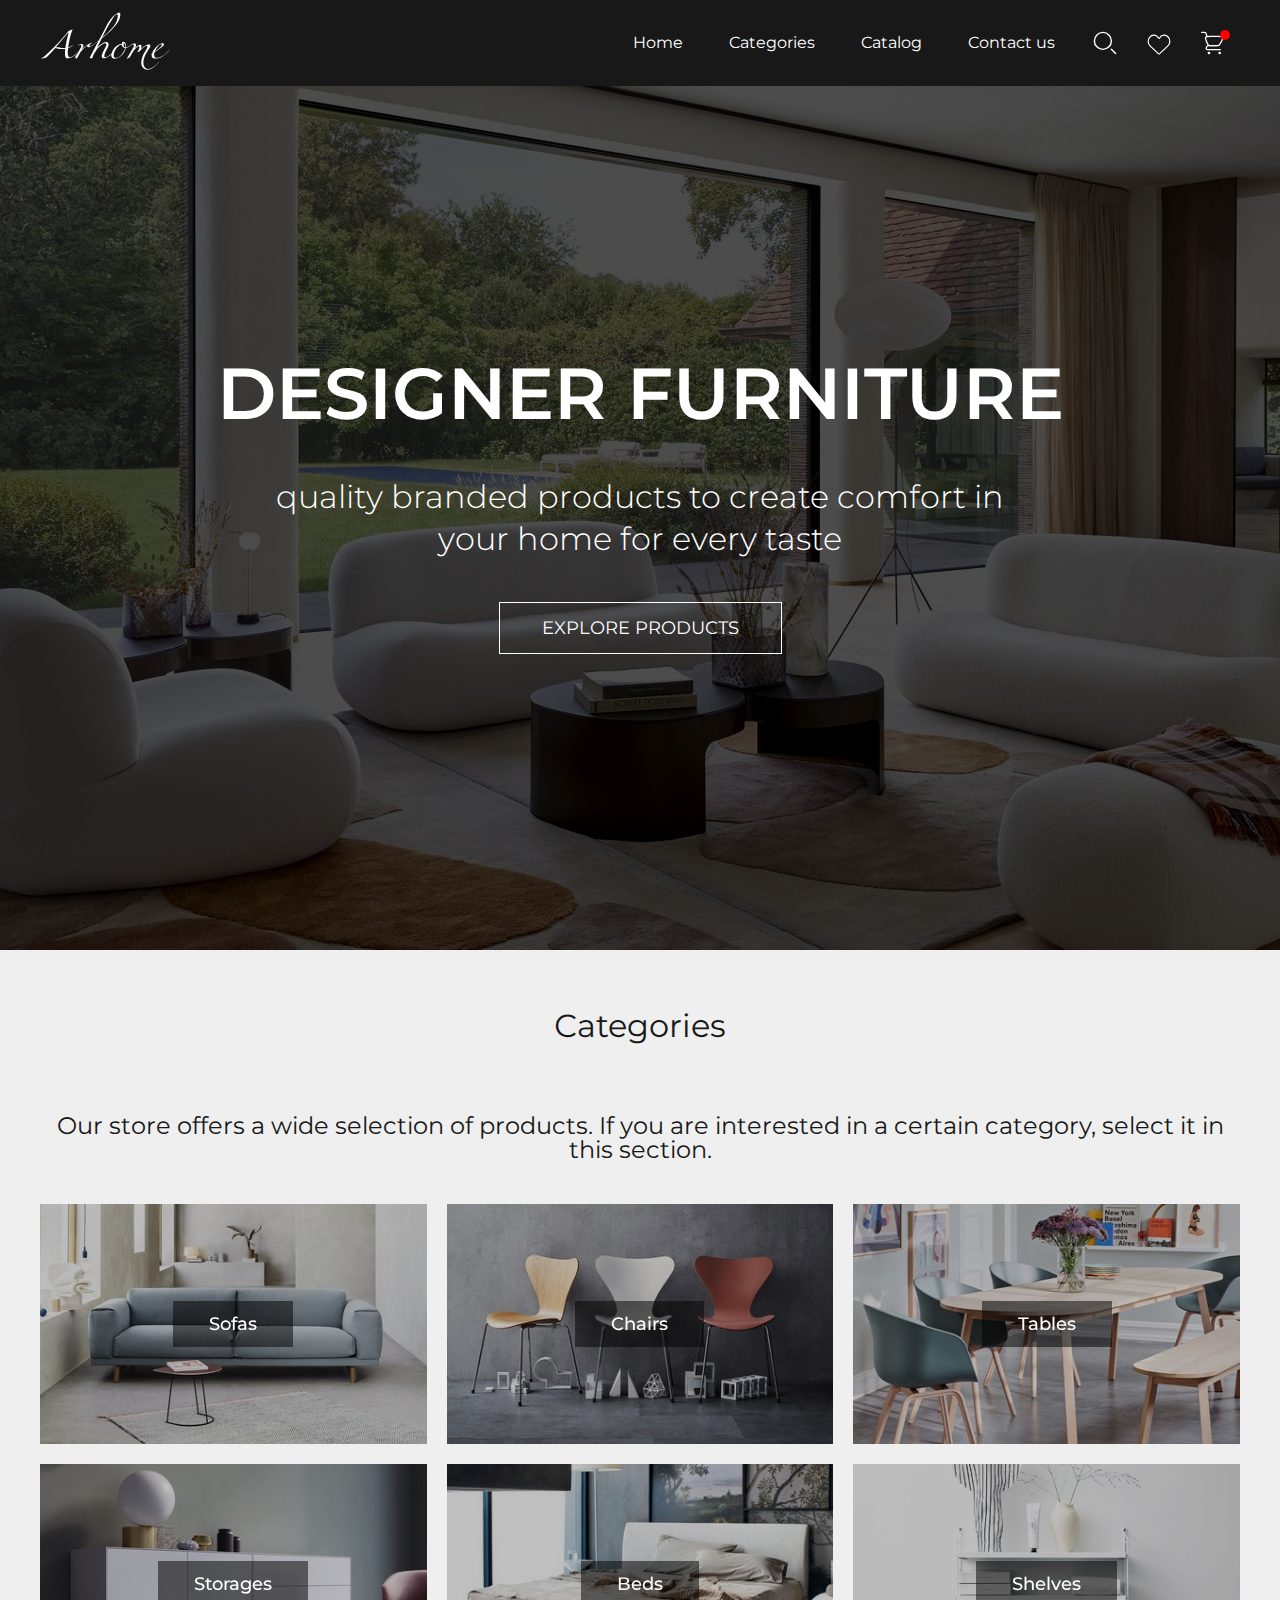
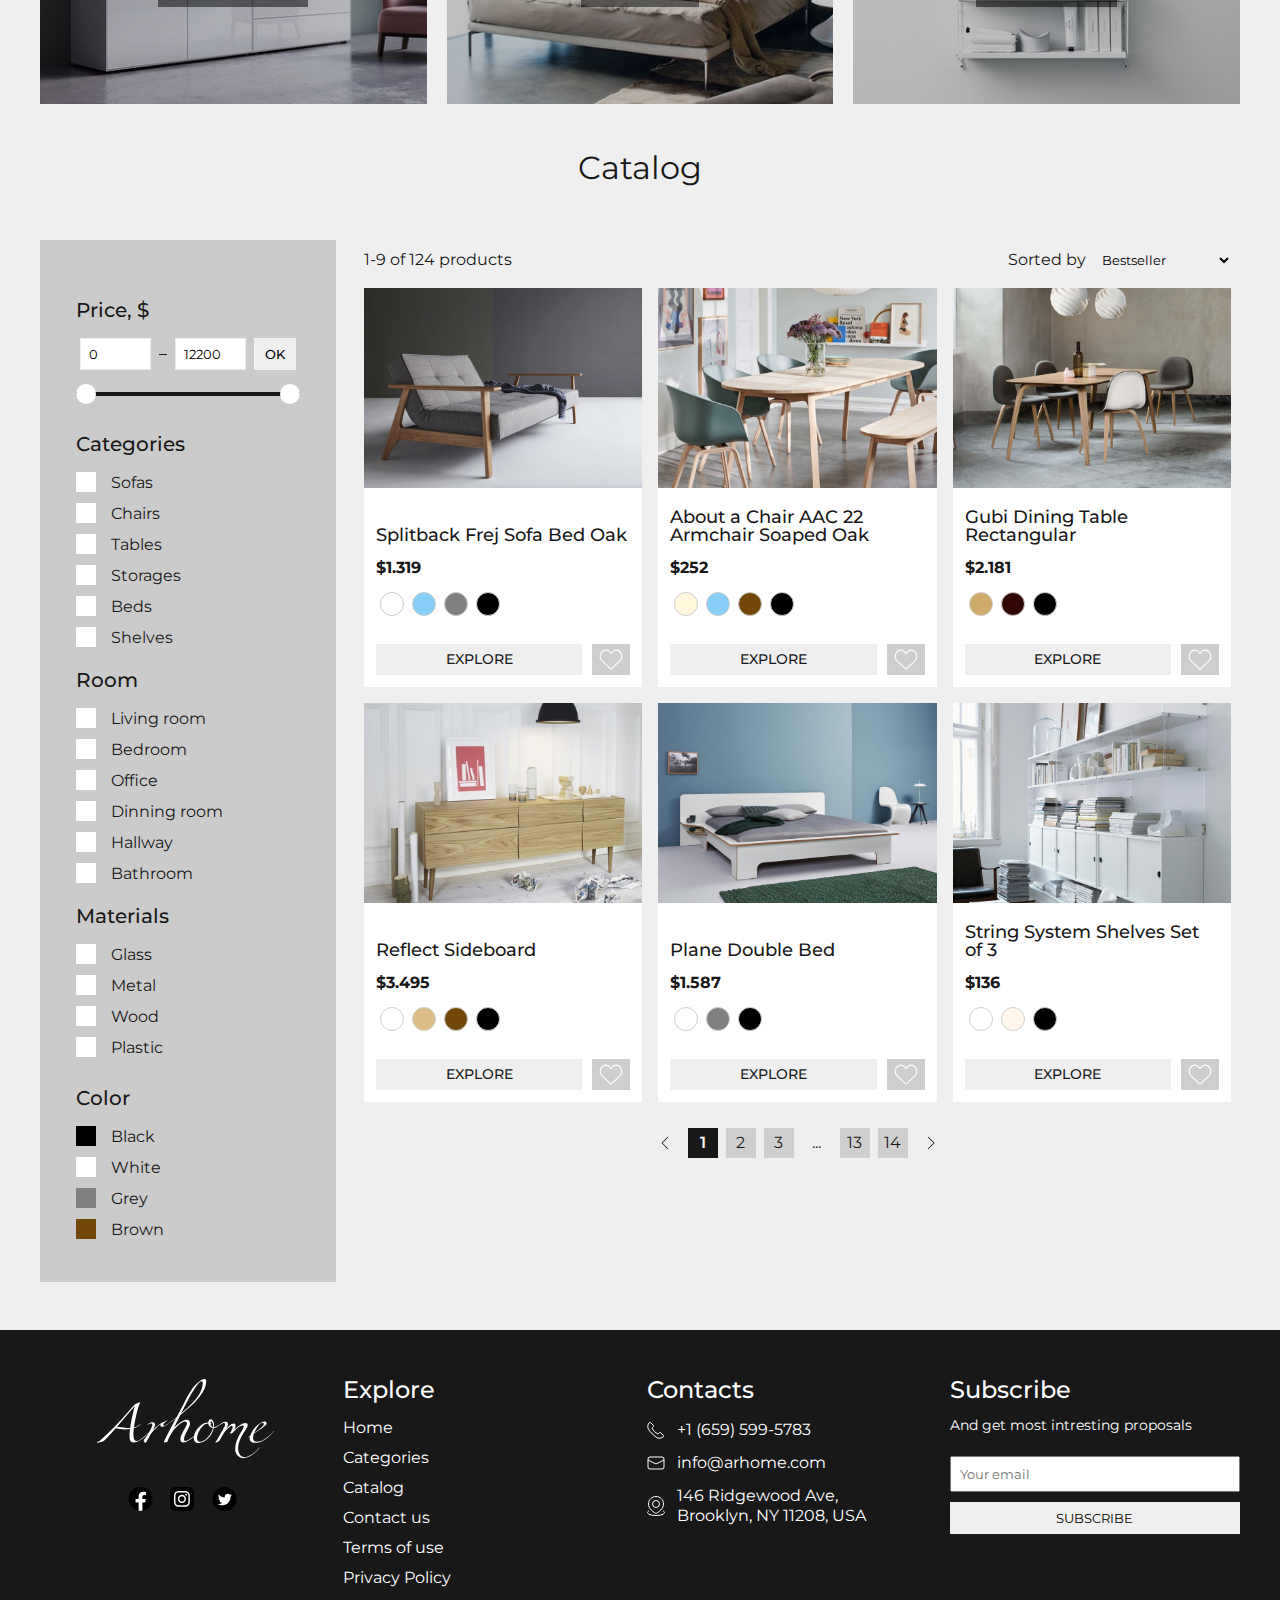
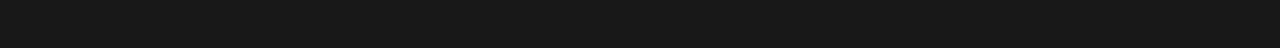
<file: index.html>
<!DOCTYPE html>
<html lang="en">

<head>
    <meta charset="UTF-8">
    <meta name="viewport" content="width=device-width, initial-scale=1.0">
    <title>Arhome Store - Home | The best designer furniture</title>
    <link rel="icon" type="image/x-icon" href="favicon.png">
    <link rel="stylesheet" href="/styles/reset.css">
    <link rel="stylesheet" href="/styles/styles.css">
</head>

<body>

    <header class="header">
        <div class="container header-container">
            <div class="header__logo-wrapper">
                <a href="/">
                    <img class="header__logo-image" src="/images/icon/logo.svg" alt="Store logo">
                </a>
            </div>
            <div class="header__nav-wrapper">
                <ul>
                    <li>
                        <a href="/">
                            Home
                        </a>
                    </li>
                    <li>
                        <a href="/#categories">
                            Categories
                        </a>
                    </li>
                    <li>
                        <a href="/#catalog">
                            Catalog
                        </a>
                    </li>
                    <li>
                        <a href="/contact-us.html">
                            Contact us
                        </a>
                    </li>
                    <li>
                        <button>
                            <svg class="search-icon" width="24" height="24" viewBox="0 0 17 17" fill="none"
                                xmlns="http://www.w3.org/2000/svg">
                                <circle cx="7" cy="7" r="6" stroke="white" />
                                <path d="M16 16L13 13" stroke="white" stroke-linecap="round" />
                            </svg>
                        </button>
                    </li>
                    <li>
                        <button>
                            <svg class="favorites-icon" width="26" height="26" viewBox="0 0 22 21" fill="none"
                                xmlns="http://www.w3.org/2000/svg">
                                <path
                                    d="M3.45067 12.9082L10.4033 19.4395C10.6428 19.6644 10.7625 19.7769 10.9037 19.8046C10.9673 19.8171 11.0327 19.8171 11.0963 19.8046C11.2375 19.7769 11.3572 19.6644 11.5967 19.4395L18.5493 12.9082C20.5055 11.0706 20.743 8.0466 19.0978 5.92607L18.7885 5.52734C16.8203 2.99058 12.8696 3.41601 11.4867 6.31365C11.2913 6.72296 10.7087 6.72296 10.5133 6.31365C9.13037 3.41601 5.17972 2.99058 3.21154 5.52735L2.90219 5.92607C1.25695 8.0466 1.4945 11.0706 3.45067 12.9082Z"
                                    stroke="white" />
                            </svg>
                        </button>
                    </li>
                    <li>
                        <button>
                            <a href="/cart.html">
                                <svg class="cart-icon" width="24" height="24" viewBox="0 0 18 17" fill="none"
                                    xmlns="http://www.w3.org/2000/svg">
                                    <path
                                        d="M0.5 0.5H2.05848C2.7542 0.5 3.10206 0.5 3.36395 0.688758C3.62584 0.877516 3.73584 1.20753 3.95585 1.86754L4.5 3.5"
                                        stroke="white" stroke-linecap="round" />
                                    <path
                                        d="M14.5 13.5H5.05091C4.90471 13.5 4.83162 13.5 4.77616 13.4938C4.18857 13.428 3.78605 12.8695 3.90945 12.2913C3.92109 12.2367 3.94421 12.1674 3.99044 12.0287V12.0287C4.04177 11.8747 4.06743 11.7977 4.09579 11.7298C4.38607 11.0342 5.04277 10.5608 5.79448 10.5054C5.8679 10.5 5.94906 10.5 6.11137 10.5H11.5"
                                        stroke="white" stroke-linecap="round" stroke-linejoin="round" />
                                    <path
                                        d="M11.1787 10.5H8.13758C6.85836 10.5 6.21875 10.5 5.71781 10.1697C5.21687 9.83936 4.96492 9.25147 4.461 8.07568L4.29218 7.68176C3.48269 5.79294 3.07794 4.84853 3.52255 4.17426C3.96715 3.5 4.99464 3.5 7.04962 3.5H12.3305C14.6295 3.5 15.779 3.5 16.2126 4.24711C16.6462 4.99422 16.0758 5.99229 14.9352 7.98842L14.6517 8.48456C14.0897 9.46795 13.8088 9.95964 13.3432 10.2298C12.8776 10.5 12.3113 10.5 11.1787 10.5Z"
                                        stroke="white" stroke-linecap="round" />
                                    <circle cx="14" cy="16" r="1" fill="white" />
                                    <circle cx="6" cy="16" r="1" fill="white" />
                                </svg>
                            </a>
                        </button>
                    </li>
                </ul>
            </div>
            <div class="header__mobile-nav-wrapper">
                <button>
                    <div class="header__mobile-nav-icon">
                        <img src="/images/icon/menu.svg" alt="Menu icon">
                    </div>
                    <div class="header__mobile-nav-menu">
                        <ul>
                            <li>
                                <a href="/">
                                    Home
                                </a>
                            </li>
                            <li>
                                <a href="/#categories">
                                    Categories
                                </a>
                            </li>
                            <li>
                                <a href="/#catalog">
                                    Catalog
                                </a>
                            </li>
                            <li>
                                <a href="/contact-us.html">
                                    Contact us
                                </a>
                            </li>
                        </ul>
                        <ul>
                            <li>
                                <a href="#">
                                    <svg class="search-icon" width="24" height="24" viewBox="0 0 17 17" fill="none"
                                        xmlns="http://www.w3.org/2000/svg">
                                        <circle cx="7" cy="7" r="6" stroke="white" />
                                        <path d="M16 16L13 13" stroke="white" stroke-linecap="round" />
                                    </svg>
                                </a>
                            </li>
                            <li>
                                <a href="#">
                                    <svg class="favorites-icon" width="26" height="26" viewBox="0 0 22 21" fill="none"
                                        xmlns="http://www.w3.org/2000/svg">
                                        <path
                                            d="M3.45067 12.9082L10.4033 19.4395C10.6428 19.6644 10.7625 19.7769 10.9037 19.8046C10.9673 19.8171 11.0327 19.8171 11.0963 19.8046C11.2375 19.7769 11.3572 19.6644 11.5967 19.4395L18.5493 12.9082C20.5055 11.0706 20.743 8.0466 19.0978 5.92607L18.7885 5.52734C16.8203 2.99058 12.8696 3.41601 11.4867 6.31365C11.2913 6.72296 10.7087 6.72296 10.5133 6.31365C9.13037 3.41601 5.17972 2.99058 3.21154 5.52735L2.90219 5.92607C1.25695 8.0466 1.4945 11.0706 3.45067 12.9082Z"
                                            stroke="white" />
                                    </svg>
                                </a>
                            </li>
                            <li>
                                <a href="/cart.html">
                                    <svg class="cart-icon" width="24" height="24" viewBox="0 0 18 17" fill="none"
                                        xmlns="http://www.w3.org/2000/svg">
                                        <path
                                            d="M0.5 0.5H2.05848C2.7542 0.5 3.10206 0.5 3.36395 0.688758C3.62584 0.877516 3.73584 1.20753 3.95585 1.86754L4.5 3.5"
                                            stroke="white" stroke-linecap="round" />
                                        <path
                                            d="M14.5 13.5H5.05091C4.90471 13.5 4.83162 13.5 4.77616 13.4938C4.18857 13.428 3.78605 12.8695 3.90945 12.2913C3.92109 12.2367 3.94421 12.1674 3.99044 12.0287V12.0287C4.04177 11.8747 4.06743 11.7977 4.09579 11.7298C4.38607 11.0342 5.04277 10.5608 5.79448 10.5054C5.8679 10.5 5.94906 10.5 6.11137 10.5H11.5"
                                            stroke="white" stroke-linecap="round" stroke-linejoin="round" />
                                        <path
                                            d="M11.1787 10.5H8.13758C6.85836 10.5 6.21875 10.5 5.71781 10.1697C5.21687 9.83936 4.96492 9.25147 4.461 8.07568L4.29218 7.68176C3.48269 5.79294 3.07794 4.84853 3.52255 4.17426C3.96715 3.5 4.99464 3.5 7.04962 3.5H12.3305C14.6295 3.5 15.779 3.5 16.2126 4.24711C16.6462 4.99422 16.0758 5.99229 14.9352 7.98842L14.6517 8.48456C14.0897 9.46795 13.8088 9.95964 13.3432 10.2298C12.8776 10.5 12.3113 10.5 11.1787 10.5Z"
                                            stroke="white" stroke-linecap="round" />
                                        <circle cx="14" cy="16" r="1" fill="white" />
                                        <circle cx="6" cy="16" r="1" fill="white" />
                                    </svg>
                                </a>
                            </li>
                        </ul>
                    </div>
                </button>
                <button>
                    <div>
                        <img src="/images/icon/close-menu.svg" alt="Close menu icon">
                    </div>
                </button>
            </div>
        </div>
    </header>

    <section class="introduction">
        <div class="introduction__background">

        </div>
        <div class="introduction__content">
            <div class="introduction__title">
                Designer furniture
            </div>
            <div class="introduction__subtitle">
                Quality branded products to create comfort in your home for every taste
            </div>
            <div class="introduction__button">
                <a href="/#catalog">
                    Explore products
                </a>
            </div>
        </div>
    </section>

    <section id="categories" class="products-categories">
        <div class="container">
            <div class="products-categories__title">
                <h2>Сategories</h2>
            </div>
            <div class="products-categories__subtitle">
                <p>Our store offers a wide selection of products. If you are interested in a certain category, select it
                    in this section.
                <p>
            </div>
            <div class="products-categories__list">
                <div class="products-categories__list-item">
                    <a href="/category/sofas.html#catalog" class="products-categories__list-item-title">
                        <p>
                            Sofas
                        </p>
                    </a>
                </div>
                <div class="products-categories__list-item">
                    <a href="/category/chairs.html#catalog" class="products-categories__list-item-title">
                        <p>
                            Chairs
                        </p>
                    </a>
                </div>
                <div class="products-categories__list-item">
                    <a href="/category/tables.html#catalog" class="products-categories__list-item-title">
                        <p>
                            Tables
                        </p>
                    </a>
                </div>

                <div class="products-categories__list-item">
                    <a href="/category/storages.html#catalog" class="products-categories__list-item-title">
                        <p>
                            Storages
                        </p>
                    </a>
                </div>

                <div class="products-categories__list-item">
                    <a href="/category/beds.html#catalog" class="products-categories__list-item-title">
                        <p>
                            Beds
                        </p>
                    </a>
                </div>
                <div class="products-categories__list-item">
                    <a href="/category/shelves.html#catalog" class="products-categories__list-item-title">
                        <p>
                            Shelves
                        </p>
                    </a>
                </div>
            </div>
        </div>
    </section>

    <section id="catalog" class="products-list">
        <div class="container">
            <div class="products-categories__title">
                <h2>Catalog</h2>
            </div>
            <div class="products-list__wrapper">
                <div class="products-list__filter">
                    <div class="products-list__filter-price">
                        <p class="products-list__filter-price-title">
                            Price, $
                        </p>
                        <div class="products-list__filter-price-inputs">
                            <input type="number" min="0" max="10000" value="0" name="minPrace">
                            <span class="line"></span>
                            <input type="number" min="1" max="12200" value="12200" name="maxPrice">
                            <input type="submit" value="OK">
                        </div>
                        <div class="products-list__filter-price-selector">
                            <div class="line">
                            </div>
                            <div class="left">
                            </div>
                            <div class="right">
                            </div>
                        </div>
                    </div>
                    <div class="products-list__filter-list">
                        <p class="products-list__filter-list-title">
                            Categories
                        </p>
                        <label class="checkbox-container">
                            Sofas
                            <input type="checkbox">
                            <span class="checkmark"></span>
                        </label>
                        <label class="checkbox-container">
                            Chairs
                            <input type="checkbox">
                            <span class="checkmark"></span>
                        </label>
                        <label class="checkbox-container">
                            Tables
                            <input type="checkbox">
                            <span class="checkmark"></span>
                        </label>
                        <label class="checkbox-container">
                            Storages
                            <input type="checkbox">
                            <span class="checkmark"></span>
                        </label>
                        <label class="checkbox-container">
                            Beds
                            <input type="checkbox">
                            <span class="checkmark"></span>
                        </label>
                        <label class="checkbox-container">
                            Shelves
                            <input type="checkbox">
                            <span class="checkmark"></span>
                        </label>
                    </div>
                    <div class="products-list__filter-list">
                        <p class="products-list__filter-list-title">
                            Room
                        </p>
                        <label class="checkbox-container">
                            Living room
                            <input type="checkbox">
                            <span class="checkmark"></span>
                        </label>
                        <label class="checkbox-container">
                            Bedroom
                            <input type="checkbox">
                            <span class="checkmark"></span>
                        </label>
                        <label class="checkbox-container">
                            Office
                            <input type="checkbox">
                            <span class="checkmark"></span>
                        </label>
                        <label class="checkbox-container">
                            Dinning room
                            <input type="checkbox">
                            <span class="checkmark"></span>
                        </label>
                        <label class="checkbox-container">
                            Hallway
                            <input type="checkbox">
                            <span class="checkmark"></span>
                        </label>
                        <label class="checkbox-container">
                            Bathroom
                            <input type="checkbox">
                            <span class="checkmark"></span>
                        </label>
                    </div>
                    <div class="products-list__filter-list">
                        <p class="products-list__filter-list-title">
                            Materials
                        </p>
                        <div class="scroll">
                            <label class="checkbox-container">
                                Glass
                                <input type="checkbox">
                                <span class="checkmark"></span>
                            </label>
                            <label class="checkbox-container">
                                Metal
                                <input type="checkbox">
                                <span class="checkmark"></span>
                            </label>
                            <label class="checkbox-container">
                                Wood
                                <input type="checkbox">
                                <span class="checkmark"></span>
                            </label>
                            <label class="checkbox-container">
                                Plastic
                                <input type="checkbox">
                                <span class="checkmark"></span>
                            </label>
                            <label class="checkbox-container">
                                Stone
                                <input type="checkbox">
                                <span class="checkmark"></span>
                            </label>
                            <label class="checkbox-container">
                                Fabric
                                <input type="checkbox">
                                <span class="checkmark"></span>
                            </label>
                            <label class="checkbox-container">
                                Leather
                                <input type="checkbox">
                                <span class="checkmark"></span>
                            </label>
                        </div>
                        <div class="products-list__filter-list colors">
                            <p class="products-list__filter-list-title">
                                Color
                            </p>
                            <div class="scroll">
                                <label class="checkbox-container">
                                    Black
                                    <input type="checkbox">
                                    <span class="checkmark" style="background-color: black;"></span>
                                </label>
                                <label class="checkbox-container">
                                    White
                                    <input type="checkbox">
                                    <span class="checkmark" style="background-color: white;"></span>
                                </label>
                                <label class="checkbox-container">
                                    Grey
                                    <input type="checkbox">
                                    <span class="checkmark" style="background-color: grey;"></span>
                                </label>
                                <label class="checkbox-container">
                                    Brown
                                    <input type="checkbox">
                                    <span class="checkmark" style="background-color: #71470a;"></span>
                                </label>
                                <label class="checkbox-container">
                                    Beige
                                    <input type="checkbox">
                                    <span class="checkmark" style="background-color: #ddbc88;"></span>
                                </label>
                                <label class="checkbox-container">
                                    Gold
                                    <input type="checkbox">
                                    <span class="checkmark" style="background-color: gold;"></span>
                                </label>
                                <label class="checkbox-container">
                                    Silver
                                    <input type="checkbox">
                                    <span class="checkmark" style="background-color: silver;"></span>
                                </label>
                            </div>
                        </div>
                    </div>
                </div>
                <div class="products-list__products">
                    <div class="products-list__products-sorting">
                        <div class="products-list__products-sorting-amount">
                            1-9 of 124 products
                        </div>
                        <div class="products-list__products-sorting-button">
                            Sorted by
                            <select name="sorting">
                                <option value="1">Bestseller</option>
                                <option value="2">Price descending</option>
                                <option value="3">Price ascending</option>
                                <option value="4">New Arrivals</option>
                            </select>
                        </div>
                    </div>
                    <div class="products-list__products-filter-mobile">
                        <button class="products-list__products-filter-modal-control">
                            Filter
                            <div class="products-list__products-filter-modal">
                                <div class="products-list__filter-price">
                                    <p class="products-list__filter-price-title">
                                        Price, $
                                    </p>
                                    <div class="products-list__filter-price-inputs">
                                        <input type="number" min="0" max="10000" value="0" name="minPrace">
                                        <span class="line"></span>
                                        <input type="number" min="1" max="12200" value="12200" name="maxPrice">
                                        <input type="submit" value="OK">
                                    </div>
                                    <div class="products-list__filter-price-selector">
                                        <div class="line">
                                        </div>
                                        <div class="left">
                                        </div>
                                        <div class="right">
                                        </div>
                                    </div>
                                </div>
                                <div class="products-list__filter-list">
                                    <p class="products-list__filter-list-title">
                                        Categories
                                    </p>
                                    <label class="checkbox-container">
                                        Sofas
                                        <input type="checkbox">
                                        <span class="checkmark"></span>
                                    </label>
                                    <label class="checkbox-container">
                                        Chairs
                                        <input type="checkbox">
                                        <span class="checkmark"></span>
                                    </label>
                                    <label class="checkbox-container">
                                        Tables
                                        <input type="checkbox">
                                        <span class="checkmark"></span>
                                    </label>
                                    <label class="checkbox-container">
                                        Storages
                                        <input type="checkbox">
                                        <span class="checkmark"></span>
                                    </label>
                                    <label class="checkbox-container">
                                        Beds
                                        <input type="checkbox">
                                        <span class="checkmark"></span>
                                    </label>
                                    <label class="checkbox-container">
                                        Shelves
                                        <input type="checkbox">
                                        <span class="checkmark"></span>
                                    </label>
                                </div>
                                <div class="products-list__filter-list">
                                    <p class="products-list__filter-list-title">
                                        Room
                                    </p>
                                    <label class="checkbox-container">
                                        Living room
                                        <input type="checkbox">
                                        <span class="checkmark"></span>
                                    </label>
                                    <label class="checkbox-container">
                                        Bedroom
                                        <input type="checkbox">
                                        <span class="checkmark"></span>
                                    </label>
                                    <label class="checkbox-container">
                                        Office
                                        <input type="checkbox">
                                        <span class="checkmark"></span>
                                    </label>
                                    <label class="checkbox-container">
                                        Dinning room
                                        <input type="checkbox">
                                        <span class="checkmark"></span>
                                    </label>
                                    <label class="checkbox-container">
                                        Hallway
                                        <input type="checkbox">
                                        <span class="checkmark"></span>
                                    </label>
                                    <label class="checkbox-container">
                                        Bathroom
                                        <input type="checkbox">
                                        <span class="checkmark"></span>
                                    </label>
                                </div>
                                <div class="products-list__filter-list">
                                    <p class="products-list__filter-list-title">
                                        Materials
                                    </p>
                                    <div>
                                        <label class="checkbox-container">
                                            Glass
                                            <input type="checkbox">
                                            <span class="checkmark"></span>
                                        </label>
                                        <label class="checkbox-container">
                                            Metal
                                            <input type="checkbox">
                                            <span class="checkmark"></span>
                                        </label>
                                        <label class="checkbox-container">
                                            Wood
                                            <input type="checkbox">
                                            <span class="checkmark"></span>
                                        </label>
                                        <label class="checkbox-container">
                                            Plastic
                                            <input type="checkbox">
                                            <span class="checkmark"></span>
                                        </label>
                                        <label class="checkbox-container">
                                            Stone
                                            <input type="checkbox">
                                            <span class="checkmark"></span>
                                        </label>
                                        <label class="checkbox-container">
                                            Fabric
                                            <input type="checkbox">
                                            <span class="checkmark"></span>
                                        </label>
                                        <label class="checkbox-container">
                                            Leather
                                            <input type="checkbox">
                                            <span class="checkmark"></span>
                                        </label>
                                    </div>
                                </div>
                                <div class="products-list__filter-list colors">
                                    <p class="products-list__filter-list-title">
                                        Color
                                    </p>
                                    <div>
                                        <label class="checkbox-container">
                                            Black
                                            <input type="checkbox">
                                            <span class="checkmark" style="background-color: black;"></span>
                                        </label>
                                        <label class="checkbox-container">
                                            White
                                            <input type="checkbox">
                                            <span class="checkmark" style="background-color: white;"></span>
                                        </label>
                                        <label class="checkbox-container">
                                            Grey
                                            <input type="checkbox">
                                            <span class="checkmark" style="background-color: grey;"></span>
                                        </label>
                                        <label class="checkbox-container">
                                            Brown
                                            <input type="checkbox">
                                            <span class="checkmark" style="background-color: #71470a;"></span>
                                        </label>
                                        <label class="checkbox-container">
                                            Beige
                                            <input type="checkbox">
                                            <span class="checkmark" style="background-color: #ddbc88;"></span>
                                        </label>
                                        <label class="checkbox-container">
                                            Gold
                                            <input type="checkbox">
                                            <span class="checkmark" style="background-color: gold;"></span>
                                        </label>
                                        <label class="checkbox-container">
                                            Silver
                                            <input type="checkbox">
                                            <span class="checkmark" style="background-color: silver;"></span>
                                        </label>
                                    </div>
                                </div>
                        </button>
                    </div>
                    <div class="products-list__products-container">
                        <div class="products-list__product">
                            <div class="products-list__product-cover">
                                <img src="/images/products/sofa.jpg" alt="Splitback Frej Sofa Bed Oak">
                            </div>
                            <div class="products-list__product-info">
                                <p class="products-list__product-title">
                                    <a href="/product.html">
                                        Splitback Frej Sofa Bed Oak
                                    </a>
                                </p>
                                <p class="products-list__product-price">$1.319</p>
                                <div class="products-list__product-colors">
                                    <div style="background-color: white;"></div>
                                    <div style="background-color: lightskyblue;"></div>
                                    <div style="background-color: grey;"></div>
                                    <div style="background-color: black;"></div>
                                </div>
                                <div class="products-list__product-buttons">
                                    <a href="/product.html" class="products-list__product-button">
                                        Explore
                                    </a>
                                    <button class="products-list__product-favorites">
                                        <svg class="favorites-icon" width="26" height="26" viewBox="0 0 22 21"
                                            fill="none" xmlns="http://www.w3.org/2000/svg">
                                            <path
                                                d="M3.45067 12.9082L10.4033 19.4395C10.6428 19.6644 10.7625 19.7769 10.9037 19.8046C10.9673 19.8171 11.0327 19.8171 11.0963 19.8046C11.2375 19.7769 11.3572 19.6644 11.5967 19.4395L18.5493 12.9082C20.5055 11.0706 20.743 8.0466 19.0978 5.92607L18.7885 5.52734C16.8203 2.99058 12.8696 3.41601 11.4867 6.31365C11.2913 6.72296 10.7087 6.72296 10.5133 6.31365C9.13037 3.41601 5.17972 2.99058 3.21154 5.52735L2.90219 5.92607C1.25695 8.0466 1.4945 11.0706 3.45067 12.9082Z"
                                                stroke="white" />
                                        </svg>
                                    </button>
                                </div>
                            </div>
                        </div>
                        <div class="products-list__product">
                            <div class="products-list__product-cover">
                                <img src="/images/products/chair.jpg" alt="About a Chair AAC 22 Armchair Soaped Oak">
                            </div>
                            <div class="products-list__product-info">
                                <p class="products-list__product-title">
                                    <a href="/product.html">
                                        About a Chair AAC 22 Armchair Soaped Oak
                                    </a>
                                </p>
                                <p class="products-list__product-price">$252</p>
                                <div class="products-list__product-colors">
                                    <div style="background-color: cornsilk;"></div>
                                    <div style="background-color: lightskyblue;"></div>
                                    <div style="background-color: #71470a;"></div>
                                    <div style="background-color: black;"></div>
                                </div>
                                <div class="products-list__product-buttons">
                                    <a href="/product.html" class="products-list__product-button">
                                        Explore
                                    </a>
                                    <button class="products-list__product-favorites">
                                        <svg class="favorites-icon" width="26" height="26" viewBox="0 0 22 21"
                                            fill="none" xmlns="http://www.w3.org/2000/svg">
                                            <path
                                                d="M3.45067 12.9082L10.4033 19.4395C10.6428 19.6644 10.7625 19.7769 10.9037 19.8046C10.9673 19.8171 11.0327 19.8171 11.0963 19.8046C11.2375 19.7769 11.3572 19.6644 11.5967 19.4395L18.5493 12.9082C20.5055 11.0706 20.743 8.0466 19.0978 5.92607L18.7885 5.52734C16.8203 2.99058 12.8696 3.41601 11.4867 6.31365C11.2913 6.72296 10.7087 6.72296 10.5133 6.31365C9.13037 3.41601 5.17972 2.99058 3.21154 5.52735L2.90219 5.92607C1.25695 8.0466 1.4945 11.0706 3.45067 12.9082Z"
                                                stroke="white" />
                                        </svg>
                                    </button>
                                </div>
                            </div>
                        </div>
                        <div class="products-list__product">
                            <div class="products-list__product-cover">
                                <img src="/images/products/table.jpg" alt="Gubi Dining Table Rectangular">
                            </div>
                            <div class="products-list__product-info">
                                <p class="products-list__product-title">
                                    <a href="/product.html">
                                        Gubi Dining Table Rectangular
                                    </a>
                                </p>
                                <p class="products-list__product-price">$2.181</p>
                                <div class="products-list__product-colors">
                                    <div style="background-color: rgb(205, 169, 106);"></div>
                                    <div style="background-color: rgb(51, 6, 6);"></div>
                                    <div style="background-color: black;"></div>
                                </div>
                                <div class="products-list__product-buttons">
                                    <a href="/product.html" class="products-list__product-button">
                                        Explore
                                    </a>
                                    <button class="products-list__product-favorites">
                                        <svg class="favorites-icon" width="26" height="26" viewBox="0 0 22 21"
                                            fill="none" xmlns="http://www.w3.org/2000/svg">
                                            <path
                                                d="M3.45067 12.9082L10.4033 19.4395C10.6428 19.6644 10.7625 19.7769 10.9037 19.8046C10.9673 19.8171 11.0327 19.8171 11.0963 19.8046C11.2375 19.7769 11.3572 19.6644 11.5967 19.4395L18.5493 12.9082C20.5055 11.0706 20.743 8.0466 19.0978 5.92607L18.7885 5.52734C16.8203 2.99058 12.8696 3.41601 11.4867 6.31365C11.2913 6.72296 10.7087 6.72296 10.5133 6.31365C9.13037 3.41601 5.17972 2.99058 3.21154 5.52735L2.90219 5.92607C1.25695 8.0466 1.4945 11.0706 3.45067 12.9082Z"
                                                stroke="white" />
                                        </svg>
                                    </button>
                                </div>
                            </div>
                        </div>
                        <div class="products-list__product">
                            <div class="products-list__product-cover">
                                <img src="/images/products/storage.jpg" alt="Reflect Sideboard">
                            </div>
                            <div class="products-list__product-info">
                                <p class="products-list__product-title">
                                    <a href="/product.html">
                                        Reflect Sideboard
                                    </a>
                                </p>
                                <p class="products-list__product-price">$3.495</p>
                                <div class="products-list__product-colors">
                                    <div style="background-color: white;"></div>
                                    <div style="background-color: #ddbc88;"></div>
                                    <div style="background-color: #71470a;"></div>
                                    <div style="background-color: black;"></div>

                                </div>
                                <div class="products-list__product-buttons">
                                    <a href="/product.html" class="products-list__product-button">
                                        Explore
                                    </a>
                                    <button class="products-list__product-favorites">
                                        <svg class="favorites-icon" width="26" height="26" viewBox="0 0 22 21"
                                            fill="none" xmlns="http://www.w3.org/2000/svg">
                                            <path
                                                d="M3.45067 12.9082L10.4033 19.4395C10.6428 19.6644 10.7625 19.7769 10.9037 19.8046C10.9673 19.8171 11.0327 19.8171 11.0963 19.8046C11.2375 19.7769 11.3572 19.6644 11.5967 19.4395L18.5493 12.9082C20.5055 11.0706 20.743 8.0466 19.0978 5.92607L18.7885 5.52734C16.8203 2.99058 12.8696 3.41601 11.4867 6.31365C11.2913 6.72296 10.7087 6.72296 10.5133 6.31365C9.13037 3.41601 5.17972 2.99058 3.21154 5.52735L2.90219 5.92607C1.25695 8.0466 1.4945 11.0706 3.45067 12.9082Z"
                                                stroke="white" />
                                        </svg>
                                    </button>
                                </div>
                            </div>
                        </div>
                        <div class="products-list__product">
                            <div class="products-list__product-cover">
                                <img src="/images/products/bed.jpg" alt="Plane Double Bed">
                            </div>
                            <div class="products-list__product-info">
                                <p class="products-list__product-title">
                                    <a href="/product.html">
                                        Plane Double Bed
                                    </a>
                                </p>
                                <p class="products-list__product-price">$1.587</p>
                                <div class="products-list__product-colors">
                                    <div style="background-color: white;"></div>
                                    <div style="background-color: gray;"></div>
                                    <div style="background-color: black;"></div>
                                </div>
                                <div class="products-list__product-buttons">
                                    <a href="/product.html" class="products-list__product-button">
                                        Explore
                                    </a>
                                    <button class="products-list__product-favorites">
                                        <svg class="favorites-icon" width="26" height="26" viewBox="0 0 22 21"
                                            fill="none" xmlns="http://www.w3.org/2000/svg">
                                            <path
                                                d="M3.45067 12.9082L10.4033 19.4395C10.6428 19.6644 10.7625 19.7769 10.9037 19.8046C10.9673 19.8171 11.0327 19.8171 11.0963 19.8046C11.2375 19.7769 11.3572 19.6644 11.5967 19.4395L18.5493 12.9082C20.5055 11.0706 20.743 8.0466 19.0978 5.92607L18.7885 5.52734C16.8203 2.99058 12.8696 3.41601 11.4867 6.31365C11.2913 6.72296 10.7087 6.72296 10.5133 6.31365C9.13037 3.41601 5.17972 2.99058 3.21154 5.52735L2.90219 5.92607C1.25695 8.0466 1.4945 11.0706 3.45067 12.9082Z"
                                                stroke="white" />
                                        </svg>
                                    </button>
                                </div>
                            </div>
                        </div>
                        <div class="products-list__product">
                            <div class="products-list__product-cover">
                                <img src="/images/products/shelf.jpg" alt="String System Shelves Set of 3">
                            </div>
                            <div class="products-list__product-info">
                                <p class="products-list__product-title">
                                    <a href="/product.html">
                                        String System Shelves Set of 3
                                    </a>
                                </p>
                                <p class="products-list__product-price">$136</p>
                                <div class="products-list__product-colors">
                                    <div style="background-color: white;"></div>
                                    <div style="background-color: rgb(255, 247, 235);"></div>
                                    <div style="background-color: black;"></div>

                                </div>
                                <div class="products-list__product-buttons">
                                    <a href="/product.html" class="products-list__product-button">
                                        Explore
                                    </a>
                                    <button class="products-list__product-favorites">
                                        <svg class="favorites-icon" width="26" height="26" viewBox="0 0 22 21"
                                            fill="none" xmlns="http://www.w3.org/2000/svg">
                                            <path
                                                d="M3.45067 12.9082L10.4033 19.4395C10.6428 19.6644 10.7625 19.7769 10.9037 19.8046C10.9673 19.8171 11.0327 19.8171 11.0963 19.8046C11.2375 19.7769 11.3572 19.6644 11.5967 19.4395L18.5493 12.9082C20.5055 11.0706 20.743 8.0466 19.0978 5.92607L18.7885 5.52734C16.8203 2.99058 12.8696 3.41601 11.4867 6.31365C11.2913 6.72296 10.7087 6.72296 10.5133 6.31365C9.13037 3.41601 5.17972 2.99058 3.21154 5.52735L2.90219 5.92607C1.25695 8.0466 1.4945 11.0706 3.45067 12.9082Z"
                                                stroke="white" />
                                        </svg>
                                    </button>
                                </div>
                            </div>
                        </div>
                    </div>
                    <div class="products-list__products-pagination">
                        <div>
                            <img src="/images/icon/expand_left_light.svg" alt="Left arrow">
                        </div>
                        <div class="active">
                            1
                        </div>
                        <div>
                            2
                        </div>
                        <div>
                            3
                        </div>
                        <div class="space">
                            ...
                        </div>
                        <div>
                            13
                        </div>
                        <div>
                            14
                        </div>
                        <div>
                            <img src="/images/icon/expand_right_light.svg" alt="Right arrow">
                        </div>
                    </div>

                </div>
            </div>
        </div>
    </section>

    <footer class="footer">
        <div class="container footer-container">
            <div class="footer__logo-wrapper">
                <div class="footer__logo-image">
                    <a href="/">
                        <img src="/images/icon/logo.svg" alt="Store logo">
                    </a>
                </div>
                <div class="footer__logo-social">
                    <a href="#">
                        <svg alt="Facebook" class="svg-icon-facebook" version="1.1" xmlns="http://www.w3.org/2000/svg"
                            width="30" height="30" viewBox="0 0 30 30">
                            <rect x="0.5" width="24" height="24" rx="12" fill="black" />
                            <path
                                d="M17.1711 15.4688L17.7031 12H14.375V9.75C14.375 8.80078 14.8391 7.875 16.3297 7.875H17.8438V4.92188C17.8438 4.92188 16.4703 4.6875 15.1578 4.6875C12.4156 4.6875 10.625 6.34922 10.625 9.35625V12H7.57812V15.4688H10.625V23.8547C11.2367 23.9508 11.8625 24 12.5 24C13.1375 24 13.7633 23.9508 14.375 23.8547V15.4688H17.1711Z"
                                fill="white" />
                        </svg>
                    </a>
                    <a href="#">
                        <svg alt="Instagram" class="svg-icon-indtagram" version="1.1" xmlns="http://www.w3.org/2000/svg"
                            width="30" height="30" viewBox="0 0 30 30">
                            <path
                                d="M6.08577 23.9151C4.65848 23.8502 3.88314 23.6127 3.36743 23.4115C2.6841 23.1455 2.19693 22.8288 1.68407 22.3166C1.17122 21.8045 0.853806 21.3173 0.589176 20.634C0.388029 20.1183 0.150504 19.3429 0.0855946 17.9157C0.0142658 16.3728 0 15.9099 0 12.0011C0 8.09225 0.0156923 7.63004 0.0848813 6.08577C0.14979 4.65848 0.388742 3.88457 0.588463 3.36743C0.854519 2.6841 1.17193 2.19693 1.68336 1.68336C2.1955 1.17122 2.68268 0.853092 3.36672 0.588463C3.88243 0.387315 4.65777 0.14979 6.08506 0.0848813C7.62861 0.0142658 8.09225 0 11.9996 0C15.9085 0 16.3707 0.0156923 17.9149 0.0848813C19.3422 0.14979 20.1161 0.388742 20.6333 0.588463C21.3166 0.853092 21.8038 1.17122 22.3166 1.68336C22.8295 2.1955 23.1455 2.68339 23.4115 3.36672C23.6127 3.88243 23.8502 4.65777 23.9151 6.08506C23.9857 7.62933 24 8.09154 24 12.0004C24 15.9077 23.9857 16.3714 23.9151 17.9157C23.8502 19.3429 23.6113 20.1183 23.4115 20.634C23.1455 21.3173 22.8288 21.8045 22.3166 22.3166C21.8045 22.8288 21.3166 23.1455 20.6333 23.4115C20.1176 23.6127 19.3422 23.8502 17.9149 23.9151C16.3721 23.9857 15.9085 24 11.9996 24C8.09225 24 7.62862 23.9865 6.08577 23.9151Z"
                                fill="black" />
                            <path
                                d="M9.27709 11.915C9.27709 10.4579 10.4579 9.27645 11.915 9.27645C13.3721 9.27645 14.5535 10.4579 14.5535 11.915C14.5535 13.3721 13.3721 14.5535 11.915 14.5535C10.4579 14.5535 9.27709 13.3721 9.27709 11.915ZM7.85074 11.915C7.85074 14.1597 9.67031 15.9793 11.915 15.9793C14.1597 15.9793 15.9793 14.1597 15.9793 11.915C15.9793 9.67031 14.1597 7.85074 11.915 7.85074C9.67031 7.85074 7.85081 9.67018 7.85081 11.915M15.1904 7.68959C15.1903 7.87745 15.246 8.0611 15.3503 8.21734C15.4546 8.37357 15.6029 8.49537 15.7764 8.56733C15.9499 8.63929 16.1409 8.65817 16.3251 8.6216C16.5094 8.58502 16.6787 8.49463 16.8116 8.36185C16.9444 8.22907 17.035 8.05987 17.0717 7.87564C17.1084 7.69141 17.0897 7.50043 17.0179 7.32685C16.946 7.15327 16.8244 7.00488 16.6682 6.90045C16.5121 6.79603 16.3285 6.74025 16.1406 6.74017H16.1402C15.8884 6.74029 15.647 6.84034 15.4689 7.01836C15.2908 7.19637 15.1906 7.43779 15.1904 7.68959ZM8.71734 18.3577C7.94566 18.3225 7.52623 18.194 7.24749 18.0854C6.87796 17.9415 6.61429 17.7702 6.33708 17.4934C6.05986 17.2165 5.88827 16.9531 5.74504 16.5836C5.63638 16.305 5.50784 15.8854 5.47276 15.1137C5.43439 14.2794 5.42673 14.0288 5.42673 11.9151C5.42673 9.80144 5.43502 9.55152 5.47276 8.71652C5.5079 7.94484 5.63739 7.5261 5.74504 7.24667C5.8889 6.87713 6.06024 6.61347 6.33708 6.33625C6.61391 6.05904 6.87732 5.88744 7.24749 5.74421C7.5261 5.63556 7.94566 5.50702 8.71734 5.47194C9.55164 5.43356 9.80227 5.4259 11.915 5.4259C14.0277 5.4259 14.2786 5.43407 15.1136 5.47206C15.8853 5.50721 16.304 5.6367 16.5835 5.74434C16.953 5.88757 17.2167 6.05955 17.4939 6.33638C17.7711 6.61322 17.942 6.87726 18.0859 7.2468C18.1946 7.5254 18.3231 7.94496 18.3582 8.71664C18.3966 9.55164 18.4042 9.80157 18.4042 11.9153C18.4042 14.0289 18.3966 14.2789 18.3582 15.1139C18.323 15.8855 18.1939 16.305 18.0859 16.5837C17.942 16.9532 17.7707 17.2169 17.4939 17.4935C17.217 17.7701 16.953 17.9417 16.5835 18.0855C16.3048 18.1942 15.8853 18.3227 15.1136 18.3578C14.2793 18.3962 14.0287 18.4038 11.915 18.4038C9.80132 18.4038 9.55139 18.3962 8.71734 18.3578M8.6518 4.04793C7.8092 4.08631 7.23344 4.21991 6.73061 4.41557C6.21018 4.61762 5.76903 4.8887 5.32852 5.32852C4.888 5.76834 4.61762 6.20955 4.41557 6.73061C4.21991 7.23375 4.08631 7.8092 4.04793 8.6518C4.00893 9.49573 4 9.76554 4 11.915C4 14.0645 4.00893 14.3343 4.04793 15.1782C4.08631 16.0209 4.21991 16.5962 4.41557 17.0994C4.61762 17.6198 4.88806 18.0619 5.32852 18.5015C5.76897 18.9411 6.20955 19.2118 6.73061 19.4144C7.23439 19.6101 7.8092 19.7437 8.6518 19.7821C9.49618 19.8204 9.76554 19.83 11.915 19.83C14.0645 19.83 14.3343 19.8211 15.1782 19.7821C16.0209 19.7437 16.5962 19.6101 17.0994 19.4144C17.6198 19.2118 18.061 18.9413 18.5015 18.5015C18.942 18.0617 19.2118 17.6198 19.4144 17.0994C19.6101 16.5962 19.7443 16.0208 19.7821 15.1782C19.8204 14.3336 19.8294 14.0645 19.8294 11.915C19.8294 9.76554 19.8204 9.49573 19.7821 8.6518C19.7437 7.80914 19.6101 7.23344 19.4144 6.73061C19.2118 6.21018 18.9413 5.76903 18.5015 5.32852C18.0617 4.888 17.6198 4.61762 17.1 4.41557C16.5962 4.21991 16.0208 4.08567 15.1788 4.04793C14.3348 4.00937 14.0651 4 11.916 4C9.76681 4 9.49649 4.00893 8.65212 4.04793"
                                fill="white" />
                        </svg>
                    </a>
                    <a href="#">
                        <svg width="30" height="30" viewBox="0 0 30 30" fill="none" xmlns="http://www.w3.org/2000/svg">
                            <rect x="0.5" width="24" height="24" rx="12" fill="black" />
                            <path
                                d="M10.304 18.33C15.626 18.33 18.536 13.92 18.536 10.098C18.536 9.972 18.536 9.846 18.53 9.726C19.094 9.318 19.586 8.808 19.976 8.226C19.46 8.454 18.902 8.61 18.314 8.682C18.914 8.322 19.37 7.758 19.586 7.08C19.028 7.41 18.41 7.65 17.75 7.78199C17.222 7.21799 16.472 6.87 15.638 6.87C14.042 6.87 12.746 8.166 12.746 9.762C12.746 9.99 12.77 10.212 12.824 10.422C10.418 10.302 8.28796 9.15 6.85996 7.398C6.61396 7.824 6.46996 8.322 6.46996 8.85C6.46996 9.852 6.97996 10.74 7.75996 11.256C7.28596 11.244 6.84196 11.112 6.45196 10.896C6.45196 10.908 6.45196 10.92 6.45196 10.932C6.45196 12.336 7.44796 13.5 8.77396 13.77C8.53396 13.836 8.27596 13.872 8.01196 13.872C7.82596 13.872 7.64596 13.854 7.46596 13.818C7.83196 14.97 8.89996 15.804 10.166 15.828C9.17596 16.602 7.92796 17.064 6.57196 17.064C6.33796 17.064 6.10996 17.052 5.88196 17.022C7.14796 17.85 8.67196 18.33 10.304 18.33Z"
                                fill="white" />
                        </svg>
                    </a>
                </div>
            </div>
            <div class="footer__contacts-links">
                <p class="footer__contacts-links-title">
                    Explore
                </p>
                <ul>
                    <li>
                        <a href="/">
                            Home
                        </a>
                    </li>
                    <li>
                        <a href="/#categories">
                            Categories
                        </a>
                    </li>
                    <li>
                        <a href="/#catalog">
                            Catalog
                        </a>
                    </li>
                    <li>
                        <a href="/contact-us.html">
                            Contact us
                        </a>
                    </li>
                    <li>
                        <a href="#">
                            Terms of use
                        </a>
                    </li>
                    <li>
                        <a href="#">
                            Privacy Policy
                        </a>
                    </li>
                </ul>
            </div>
            <div class="footer__contacts">
                <p class="footer__contacts-title">
                    Contacts
                </p>
                <div class="footer__contacts-phone">
                    <img src="/images/icon/phone.svg" alt="Phone icon">
                    <a href="tel:+16595995783">
                        +1 (659) 599-5783
                    </a>
                </div>
                <div class="footer__contacts-email">
                    <img src="/images/icon/letter.svg" alt="Letter icon">
                    <a href="mailto:info@arhome.com">
                        info@arhome.com
                    </a>
                </div>
                <div class="footer__contacts-address">
                    <img src="/images/icon/address.svg" alt="Adress icon">
                    <a href="https://goo.gl/maps/C49wnDXq5ahmfaLSA" target="_blank">
                        146 Ridgewood Ave,
                        <br />
                        Brooklyn, NY 11208, USA
                    </a>
                </div>
            </div>
            <div class="footer__subscribe-form">
                <p class="footer__subscribe-form-title">
                    Subscribe
                </p>
                <p class="footer__subscribe-form-subtitle">
                    And get most intresting proposals
                </p>
                <input type="text" placeholder="Your email">
                <input type="submit" value="subscribe">
            </div>
        </div>
    </footer>

</body>

</html>
</file>
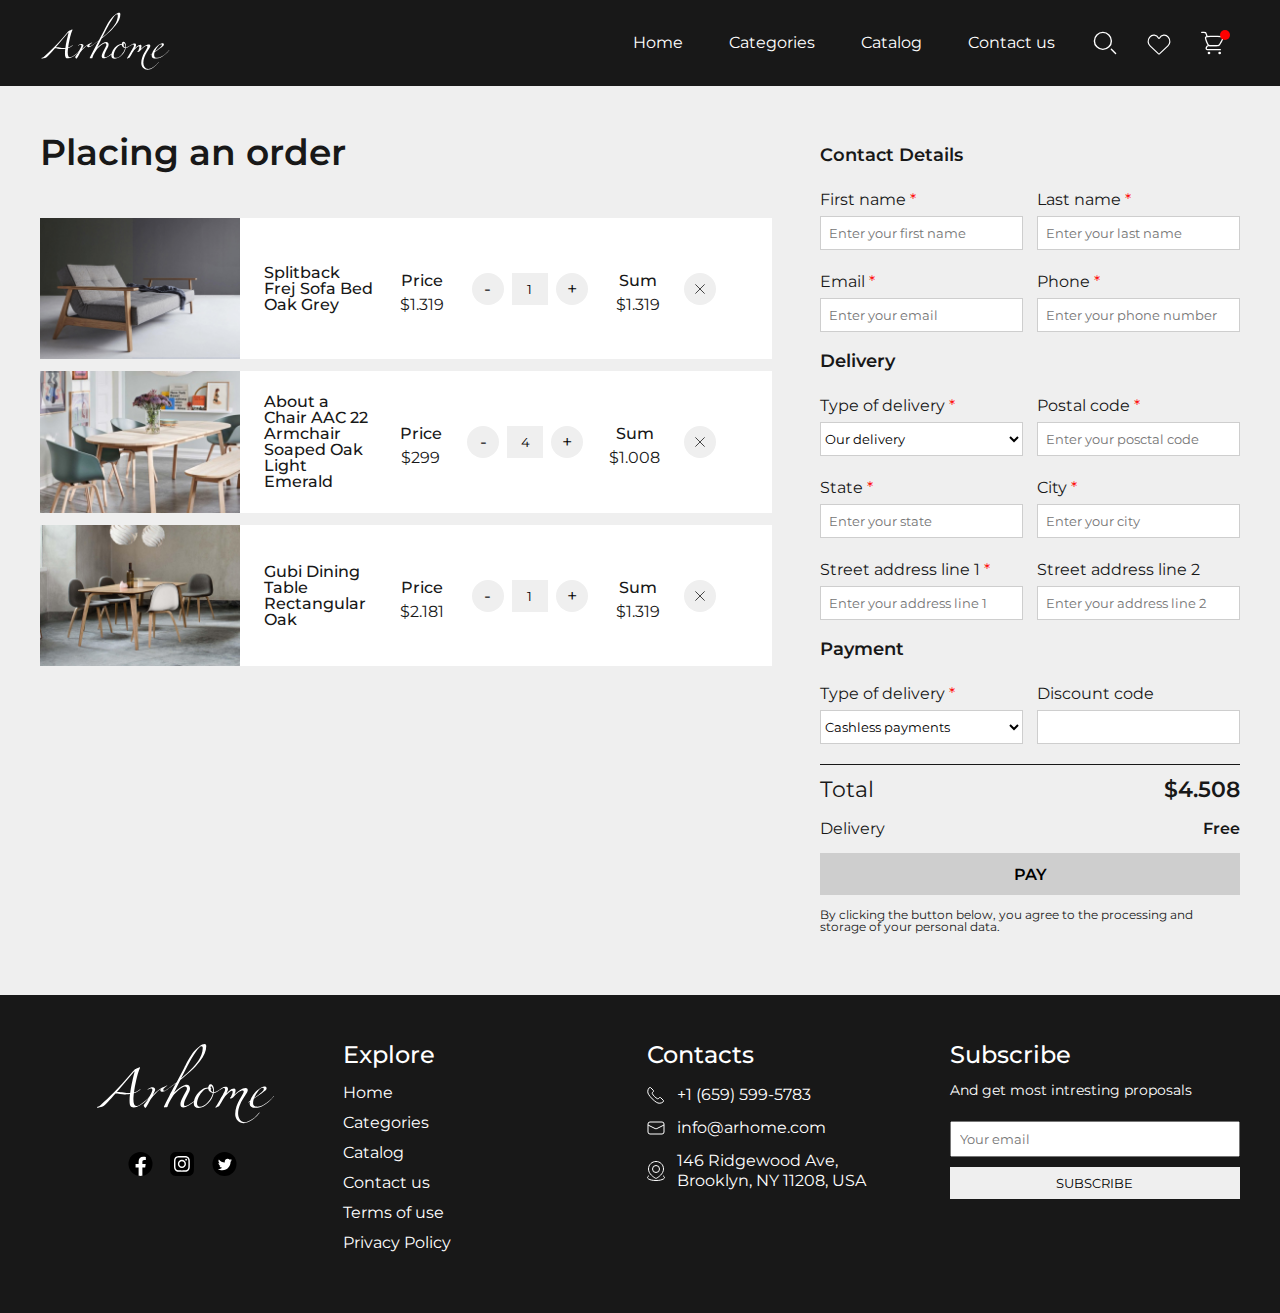
<file: cart.html>
<!DOCTYPE html>
<html lang="en">

<head>
    <meta charset="UTF-8">
    <meta name="viewport" content="width=device-width, initial-scale=1.0">
    <title>Arhome Store - Order | The best designer furniture</title>
    <link rel="icon" type="image/x-icon" href="favicon.png">
    <link rel="stylesheet" href="/styles/reset.css">
    <link rel="stylesheet" href="/styles/styles.css">
</head>

<body>

    <header class="header">
        <div class="container header-container">
            <div class="header__logo-wrapper">
                <a href="/">
                    <img class="header__logo-image" src="/images/icon/logo.svg" alt="Store logo">
                </a>
            </div>
            <div class="header__nav-wrapper">
                <ul>
                    <li>
                        <a href="/">
                            Home
                        </a>
                    </li>
                    <li>
                        <a href="/#categories">
                            Categories
                        </a>
                    </li>
                    <li>
                        <a href="/#catalog">
                            Catalog
                        </a>
                    </li>
                    <li>
                        <a href="/contact-us.html">
                            Contact us
                        </a>
                    </li>
                    <li>
                        <button>
                            <svg class="search-icon" width="24" height="24" viewBox="0 0 17 17" fill="none"
                                xmlns="http://www.w3.org/2000/svg">
                                <circle cx="7" cy="7" r="6" stroke="white" />
                                <path d="M16 16L13 13" stroke="white" stroke-linecap="round" />
                            </svg>
                        </button>
                    </li>
                    <li>
                        <button>
                            <svg class="favorites-icon" width="26" height="26" viewBox="0 0 22 21" fill="none"
                                xmlns="http://www.w3.org/2000/svg">
                                <path
                                    d="M3.45067 12.9082L10.4033 19.4395C10.6428 19.6644 10.7625 19.7769 10.9037 19.8046C10.9673 19.8171 11.0327 19.8171 11.0963 19.8046C11.2375 19.7769 11.3572 19.6644 11.5967 19.4395L18.5493 12.9082C20.5055 11.0706 20.743 8.0466 19.0978 5.92607L18.7885 5.52734C16.8203 2.99058 12.8696 3.41601 11.4867 6.31365C11.2913 6.72296 10.7087 6.72296 10.5133 6.31365C9.13037 3.41601 5.17972 2.99058 3.21154 5.52735L2.90219 5.92607C1.25695 8.0466 1.4945 11.0706 3.45067 12.9082Z"
                                    stroke="white" />
                            </svg>
                        </button>
                    </li>
                    <li>
                        <button>
                            <a href="/cart.html">
                                <svg class="cart-icon" width="24" height="24" viewBox="0 0 18 17" fill="none"
                                    xmlns="http://www.w3.org/2000/svg">
                                    <path
                                        d="M0.5 0.5H2.05848C2.7542 0.5 3.10206 0.5 3.36395 0.688758C3.62584 0.877516 3.73584 1.20753 3.95585 1.86754L4.5 3.5"
                                        stroke="white" stroke-linecap="round" />
                                    <path
                                        d="M14.5 13.5H5.05091C4.90471 13.5 4.83162 13.5 4.77616 13.4938C4.18857 13.428 3.78605 12.8695 3.90945 12.2913C3.92109 12.2367 3.94421 12.1674 3.99044 12.0287V12.0287C4.04177 11.8747 4.06743 11.7977 4.09579 11.7298C4.38607 11.0342 5.04277 10.5608 5.79448 10.5054C5.8679 10.5 5.94906 10.5 6.11137 10.5H11.5"
                                        stroke="white" stroke-linecap="round" stroke-linejoin="round" />
                                    <path
                                        d="M11.1787 10.5H8.13758C6.85836 10.5 6.21875 10.5 5.71781 10.1697C5.21687 9.83936 4.96492 9.25147 4.461 8.07568L4.29218 7.68176C3.48269 5.79294 3.07794 4.84853 3.52255 4.17426C3.96715 3.5 4.99464 3.5 7.04962 3.5H12.3305C14.6295 3.5 15.779 3.5 16.2126 4.24711C16.6462 4.99422 16.0758 5.99229 14.9352 7.98842L14.6517 8.48456C14.0897 9.46795 13.8088 9.95964 13.3432 10.2298C12.8776 10.5 12.3113 10.5 11.1787 10.5Z"
                                        stroke="white" stroke-linecap="round" />
                                    <circle cx="14" cy="16" r="1" fill="white" />
                                    <circle cx="6" cy="16" r="1" fill="white" />
                                </svg>
                            </a>
                        </button>
                    </li>
                </ul>
            </div>
            <div class="header__mobile-nav-wrapper">
                <button>
                    <div class="header__mobile-nav-icon">
                        <img src="/images/icon/menu.svg" alt="Menu icon">
                    </div>
                    <div class="header__mobile-nav-menu">
                        <ul>
                            <li>
                                <a href="/">
                                    Home
                                </a>
                            </li>
                            <li>
                                <a href="/#categories">
                                    Categories
                                </a>
                            </li>
                            <li>
                                <a href="/#catalog">
                                    Catalog
                                </a>
                            </li>
                            <li>
                                <a href="/contact-us.html">
                                    Contact us
                                </a>
                            </li>
                        </ul>
                        <ul>
                            <li>
                                <a href="#">
                                    <svg class="search-icon" width="24" height="24" viewBox="0 0 17 17" fill="none"
                                        xmlns="http://www.w3.org/2000/svg">
                                        <circle cx="7" cy="7" r="6" stroke="white" />
                                        <path d="M16 16L13 13" stroke="white" stroke-linecap="round" />
                                    </svg>
                                </a>
                            </li>
                            <li>
                                <a href="#">
                                    <svg class="favorites-icon" width="26" height="26" viewBox="0 0 22 21" fill="none"
                                        xmlns="http://www.w3.org/2000/svg">
                                        <path
                                            d="M3.45067 12.9082L10.4033 19.4395C10.6428 19.6644 10.7625 19.7769 10.9037 19.8046C10.9673 19.8171 11.0327 19.8171 11.0963 19.8046C11.2375 19.7769 11.3572 19.6644 11.5967 19.4395L18.5493 12.9082C20.5055 11.0706 20.743 8.0466 19.0978 5.92607L18.7885 5.52734C16.8203 2.99058 12.8696 3.41601 11.4867 6.31365C11.2913 6.72296 10.7087 6.72296 10.5133 6.31365C9.13037 3.41601 5.17972 2.99058 3.21154 5.52735L2.90219 5.92607C1.25695 8.0466 1.4945 11.0706 3.45067 12.9082Z"
                                            stroke="white" />
                                    </svg>
                                </a>
                            </li>
                            <li>
                                <a href="/cart.html">
                                    <svg class="cart-icon" width="24" height="24" viewBox="0 0 18 17" fill="none"
                                        xmlns="http://www.w3.org/2000/svg">
                                        <path
                                            d="M0.5 0.5H2.05848C2.7542 0.5 3.10206 0.5 3.36395 0.688758C3.62584 0.877516 3.73584 1.20753 3.95585 1.86754L4.5 3.5"
                                            stroke="white" stroke-linecap="round" />
                                        <path
                                            d="M14.5 13.5H5.05091C4.90471 13.5 4.83162 13.5 4.77616 13.4938C4.18857 13.428 3.78605 12.8695 3.90945 12.2913C3.92109 12.2367 3.94421 12.1674 3.99044 12.0287V12.0287C4.04177 11.8747 4.06743 11.7977 4.09579 11.7298C4.38607 11.0342 5.04277 10.5608 5.79448 10.5054C5.8679 10.5 5.94906 10.5 6.11137 10.5H11.5"
                                            stroke="white" stroke-linecap="round" stroke-linejoin="round" />
                                        <path
                                            d="M11.1787 10.5H8.13758C6.85836 10.5 6.21875 10.5 5.71781 10.1697C5.21687 9.83936 4.96492 9.25147 4.461 8.07568L4.29218 7.68176C3.48269 5.79294 3.07794 4.84853 3.52255 4.17426C3.96715 3.5 4.99464 3.5 7.04962 3.5H12.3305C14.6295 3.5 15.779 3.5 16.2126 4.24711C16.6462 4.99422 16.0758 5.99229 14.9352 7.98842L14.6517 8.48456C14.0897 9.46795 13.8088 9.95964 13.3432 10.2298C12.8776 10.5 12.3113 10.5 11.1787 10.5Z"
                                            stroke="white" stroke-linecap="round" />
                                        <circle cx="14" cy="16" r="1" fill="white" />
                                        <circle cx="6" cy="16" r="1" fill="white" />
                                    </svg>
                                </a>
                            </li>
                        </ul>
                    </div>
                </button>
                <button>
                    <div>
                        <img src="/images/icon/close-menu.svg" alt="Close menu icon">
                    </div>
                </button>
            </div>
        </div>
    </header>

    <section class="cart">
        <div class="container cart-container">
            <div class="cart__products">
                <h1 class="cart__products-title">
                    Placing an order
                </h1>
                <div class="cart__products-list">
                    <div class="cart__product">
                        <div class="cart__product-image">
                            <img src="/images/products/sofa.jpg" alt="Splitback Frej Sofa Bed Oak">
                        </div>
                        <div class="cart__product-details">
                            <div class="cart__product-title">
                                <a href="/product.html">
                                    Splitback Frej Sofa Bed Oak Grey
                                </a>
                            </div class>
                            <div class="cart__product-control">
                                <div class="cart__product-price">
                                    <p>Price</p>
                                    $1.319
                                </div>
                                <div class="cart__product-amount">
                                    <button class="cart__product-amount-decrease">
                                        -
                                    </button>
                                    <input class="cart__product-amount-input" type="number" name="amount" value="1">
                                    <button class="cart__product-amount-increase">
                                        +
                                    </button>
                                </div>
                                <div class="cart__product-sum">
                                    <p>Sum</p>
                                    $1.319
                                </div>
                            </div>
                            <div class="cart__product-delete">
                                <button>
                                    <img src="/images/icon/close-menu.svg" alt="">
                                </button>
                            </div>
                        </div>
                    </div>
                    <div class="cart__product">
                        <div class="cart__product-image">
                            <img src="/images/products/chair.jpg" alt="About a Chair AAC 22 Armchair Soaped Oak">
                        </div>
                        <div class="cart__product-details">
                            <div class="cart__product-title">
                                <a href="/product.html">
                                    About a Chair AAC 22 Armchair Soaped Oak Light Emerald
                                </a>
                            </div class>
                            <div class="cart__product-control">
                                <div class="cart__product-price">
                                    <p>Price</p>
                                    $299
                                </div>
                                <div class="cart__product-amount">
                                    <button class="cart__product-amount-decrease">
                                        -
                                    </button>
                                    <input class="cart__product-amount-input" type="number" name="amount" value="4">
                                    <button class="cart__product-amount-increase">
                                        +
                                    </button>
                                </div>
                                <div class="cart__product-sum">
                                    <p>Sum</p>
                                    $1.008
                                </div>
                            </div>
                            <div class="cart__product-delete">
                                <button>
                                    <img src="/images/icon/close-menu.svg" alt="">
                                </button>
                            </div>
                        </div>
                    </div>
                    <div class="cart__product">
                        <div class="cart__product-image">
                            <img src="/images/products/table.jpg" alt="Gubi Dining Table Rectangular">
                        </div>
                        <div class="cart__product-details">
                            <div class="cart__product-title">
                                <a href="/product.html">
                                    Gubi Dining Table Rectangular Oak
                                </a>
                            </div class>
                            <div class="cart__product-control">
                                <div class="cart__product-price">
                                    <p>Price</p>
                                    $2.181
                                </div>
                                <div class="cart__product-amount">
                                    <button class="cart__product-amount-decrease">
                                        -
                                    </button>
                                    <input class="cart__product-amount-input" type="number" name="amount" value="1">
                                    <button class="cart__product-amount-increase">
                                        +
                                    </button>
                                </div>
                                <div class="cart__product-sum">
                                    <p>Sum</p>
                                    $1.319
                                </div>
                            </div>
                            <div class="cart__product-delete">
                                <button>
                                    <img src="/images/icon/close-menu.svg" alt="">
                                </button>
                            </div>
                        </div>
                    </div>
                </div>
            </div>
            <div class="cart__order-form">
                <form>
                    <h3 class="cart__order-form-title">
                        Contact details
                    </h3>
                    <label>
                        <span>First name<span style="color: red;"> *</span></span>
                        <input type="text" name="firstName" required placeholder="Enter your first name">
                    </label>
                    <label>
                        <span>Last name<span style="color: red;"> *</span></span>
                        <input type="text" name="lastName" required placeholder="Enter your last name">
                    </label>
                    <label>
                        <span>Email<span style="color: red;"> *</span></span>
                        <input type="email" name="email" required placeholder="Enter your email">
                    </label>
                    <label>
                        <span>Phone<span style="color: red;"> *</span></span>
                        <input type="tel" name="phone" required  placeholder="Enter your phone number">
                    </label>
                    <h3 class="cart__order-form-title">
                        Delivery
                    </h3>
                    <label>
                        <span>Type of delivery<span style="color: red;"> *</span></span>
                        <select name="" id="">
                            <option value="">Our delivery</option>
                            <option value="">Pickup</option>
                            <option value="">Shipping company</option>
                        </select>
                    </label>
                    <label>
                        <span>Postal code<span style="color: red;"> *</span></span>
                        <input type="text" name="postalCode" required placeholder="Enter your posctal code">
                    </label>
                    <label>
                        <span>State<span style="color: red;"> *</span></span>
                        <input type="text" name="state" required placeholder="Enter your state">
                    </label>
                    <label>
                        <span>City<span style="color: red;"> *</span></span>
                        <input type="text" name="city" required placeholder="Enter your city">
                    </label>
                    <label>
                        <span>Street address line 1<span style="color: red;"> *</span></span>
                        <input type="text" name="firstStreetLine" required placeholder="Enter your address line 1">
                    </label>
                    <label>
                        <span>Street address line 2</span>
                        <input type="text" name="secondStreetLine" placeholder="Enter your address line 2">
                    </label>
                    <h3 class="cart__order-form-title">
                        Payment
                    </h3>
                    <label>
                        <span>Type of delivery<span style="color: red;"> *</span></span>
                        <select name="payment">
                            <option value="1">Cashless payments</option>
                            <option value="2">Bank transfer</option>
                            <option value="3">Payment on delivery</option>
                        </select>
                    </label>
                    <label>
                        <span>Discount code</span>
                        <input type="text" name="discountCode">
                    </label>
                    <div class="cart__total">
                        <div>
                            Total
                        </div>
                        <div>
                            $4.508
                        </div>
                    </div>
                    <div class="cart__delivery-total">
                        <div>
                            Delivery
                        </div>
                        <div>
                            Free
                        </div>
                    </div>
                    <div class="cart__pay">
                        <button type="submit">
                            Pay
                        </button>
                    </div>
                    <div class="cart__agree">
                        By clicking the button below, you agree to the processing and storage of your personal data.
                    </div>
                </form>
            </div>
        </div>
    </section>

    <footer class="footer">
        <div class="container footer-container">
            <div class="footer__logo-wrapper">
                <div class="footer__logo-image">
                    <a href="/">
                        <img src="/images/icon/logo.svg" alt="Store logo">
                    </a>
                </div>
                <div class="footer__logo-social">
                    <a href="#">
                        <svg alt="Facebook" class="svg-icon-facebook" version="1.1" xmlns="http://www.w3.org/2000/svg"
                            width="30" height="30" viewBox="0 0 30 30">
                            <rect x="0.5" width="24" height="24" rx="12" fill="black" />
                            <path
                                d="M17.1711 15.4688L17.7031 12H14.375V9.75C14.375 8.80078 14.8391 7.875 16.3297 7.875H17.8438V4.92188C17.8438 4.92188 16.4703 4.6875 15.1578 4.6875C12.4156 4.6875 10.625 6.34922 10.625 9.35625V12H7.57812V15.4688H10.625V23.8547C11.2367 23.9508 11.8625 24 12.5 24C13.1375 24 13.7633 23.9508 14.375 23.8547V15.4688H17.1711Z"
                                fill="white" />
                        </svg>
                    </a>
                    <a href="#">
                        <svg alt="Instagram" class="svg-icon-indtagram" version="1.1" xmlns="http://www.w3.org/2000/svg"
                            width="30" height="30" viewBox="0 0 30 30">
                            <path
                                d="M6.08577 23.9151C4.65848 23.8502 3.88314 23.6127 3.36743 23.4115C2.6841 23.1455 2.19693 22.8288 1.68407 22.3166C1.17122 21.8045 0.853806 21.3173 0.589176 20.634C0.388029 20.1183 0.150504 19.3429 0.0855946 17.9157C0.0142658 16.3728 0 15.9099 0 12.0011C0 8.09225 0.0156923 7.63004 0.0848813 6.08577C0.14979 4.65848 0.388742 3.88457 0.588463 3.36743C0.854519 2.6841 1.17193 2.19693 1.68336 1.68336C2.1955 1.17122 2.68268 0.853092 3.36672 0.588463C3.88243 0.387315 4.65777 0.14979 6.08506 0.0848813C7.62861 0.0142658 8.09225 0 11.9996 0C15.9085 0 16.3707 0.0156923 17.9149 0.0848813C19.3422 0.14979 20.1161 0.388742 20.6333 0.588463C21.3166 0.853092 21.8038 1.17122 22.3166 1.68336C22.8295 2.1955 23.1455 2.68339 23.4115 3.36672C23.6127 3.88243 23.8502 4.65777 23.9151 6.08506C23.9857 7.62933 24 8.09154 24 12.0004C24 15.9077 23.9857 16.3714 23.9151 17.9157C23.8502 19.3429 23.6113 20.1183 23.4115 20.634C23.1455 21.3173 22.8288 21.8045 22.3166 22.3166C21.8045 22.8288 21.3166 23.1455 20.6333 23.4115C20.1176 23.6127 19.3422 23.8502 17.9149 23.9151C16.3721 23.9857 15.9085 24 11.9996 24C8.09225 24 7.62862 23.9865 6.08577 23.9151Z"
                                fill="black" />
                            <path
                                d="M9.27709 11.915C9.27709 10.4579 10.4579 9.27645 11.915 9.27645C13.3721 9.27645 14.5535 10.4579 14.5535 11.915C14.5535 13.3721 13.3721 14.5535 11.915 14.5535C10.4579 14.5535 9.27709 13.3721 9.27709 11.915ZM7.85074 11.915C7.85074 14.1597 9.67031 15.9793 11.915 15.9793C14.1597 15.9793 15.9793 14.1597 15.9793 11.915C15.9793 9.67031 14.1597 7.85074 11.915 7.85074C9.67031 7.85074 7.85081 9.67018 7.85081 11.915M15.1904 7.68959C15.1903 7.87745 15.246 8.0611 15.3503 8.21734C15.4546 8.37357 15.6029 8.49537 15.7764 8.56733C15.9499 8.63929 16.1409 8.65817 16.3251 8.6216C16.5094 8.58502 16.6787 8.49463 16.8116 8.36185C16.9444 8.22907 17.035 8.05987 17.0717 7.87564C17.1084 7.69141 17.0897 7.50043 17.0179 7.32685C16.946 7.15327 16.8244 7.00488 16.6682 6.90045C16.5121 6.79603 16.3285 6.74025 16.1406 6.74017H16.1402C15.8884 6.74029 15.647 6.84034 15.4689 7.01836C15.2908 7.19637 15.1906 7.43779 15.1904 7.68959ZM8.71734 18.3577C7.94566 18.3225 7.52623 18.194 7.24749 18.0854C6.87796 17.9415 6.61429 17.7702 6.33708 17.4934C6.05986 17.2165 5.88827 16.9531 5.74504 16.5836C5.63638 16.305 5.50784 15.8854 5.47276 15.1137C5.43439 14.2794 5.42673 14.0288 5.42673 11.9151C5.42673 9.80144 5.43502 9.55152 5.47276 8.71652C5.5079 7.94484 5.63739 7.5261 5.74504 7.24667C5.8889 6.87713 6.06024 6.61347 6.33708 6.33625C6.61391 6.05904 6.87732 5.88744 7.24749 5.74421C7.5261 5.63556 7.94566 5.50702 8.71734 5.47194C9.55164 5.43356 9.80227 5.4259 11.915 5.4259C14.0277 5.4259 14.2786 5.43407 15.1136 5.47206C15.8853 5.50721 16.304 5.6367 16.5835 5.74434C16.953 5.88757 17.2167 6.05955 17.4939 6.33638C17.7711 6.61322 17.942 6.87726 18.0859 7.2468C18.1946 7.5254 18.3231 7.94496 18.3582 8.71664C18.3966 9.55164 18.4042 9.80157 18.4042 11.9153C18.4042 14.0289 18.3966 14.2789 18.3582 15.1139C18.323 15.8855 18.1939 16.305 18.0859 16.5837C17.942 16.9532 17.7707 17.2169 17.4939 17.4935C17.217 17.7701 16.953 17.9417 16.5835 18.0855C16.3048 18.1942 15.8853 18.3227 15.1136 18.3578C14.2793 18.3962 14.0287 18.4038 11.915 18.4038C9.80132 18.4038 9.55139 18.3962 8.71734 18.3578M8.6518 4.04793C7.8092 4.08631 7.23344 4.21991 6.73061 4.41557C6.21018 4.61762 5.76903 4.8887 5.32852 5.32852C4.888 5.76834 4.61762 6.20955 4.41557 6.73061C4.21991 7.23375 4.08631 7.8092 4.04793 8.6518C4.00893 9.49573 4 9.76554 4 11.915C4 14.0645 4.00893 14.3343 4.04793 15.1782C4.08631 16.0209 4.21991 16.5962 4.41557 17.0994C4.61762 17.6198 4.88806 18.0619 5.32852 18.5015C5.76897 18.9411 6.20955 19.2118 6.73061 19.4144C7.23439 19.6101 7.8092 19.7437 8.6518 19.7821C9.49618 19.8204 9.76554 19.83 11.915 19.83C14.0645 19.83 14.3343 19.8211 15.1782 19.7821C16.0209 19.7437 16.5962 19.6101 17.0994 19.4144C17.6198 19.2118 18.061 18.9413 18.5015 18.5015C18.942 18.0617 19.2118 17.6198 19.4144 17.0994C19.6101 16.5962 19.7443 16.0208 19.7821 15.1782C19.8204 14.3336 19.8294 14.0645 19.8294 11.915C19.8294 9.76554 19.8204 9.49573 19.7821 8.6518C19.7437 7.80914 19.6101 7.23344 19.4144 6.73061C19.2118 6.21018 18.9413 5.76903 18.5015 5.32852C18.0617 4.888 17.6198 4.61762 17.1 4.41557C16.5962 4.21991 16.0208 4.08567 15.1788 4.04793C14.3348 4.00937 14.0651 4 11.916 4C9.76681 4 9.49649 4.00893 8.65212 4.04793"
                                fill="white" />
                        </svg>
                    </a>
                    <a href="#">
                        <svg width="30" height="30" viewBox="0 0 30 30" fill="none" xmlns="http://www.w3.org/2000/svg">
                            <rect x="0.5" width="24" height="24" rx="12" fill="black" />
                            <path
                                d="M10.304 18.33C15.626 18.33 18.536 13.92 18.536 10.098C18.536 9.972 18.536 9.846 18.53 9.726C19.094 9.318 19.586 8.808 19.976 8.226C19.46 8.454 18.902 8.61 18.314 8.682C18.914 8.322 19.37 7.758 19.586 7.08C19.028 7.41 18.41 7.65 17.75 7.78199C17.222 7.21799 16.472 6.87 15.638 6.87C14.042 6.87 12.746 8.166 12.746 9.762C12.746 9.99 12.77 10.212 12.824 10.422C10.418 10.302 8.28796 9.15 6.85996 7.398C6.61396 7.824 6.46996 8.322 6.46996 8.85C6.46996 9.852 6.97996 10.74 7.75996 11.256C7.28596 11.244 6.84196 11.112 6.45196 10.896C6.45196 10.908 6.45196 10.92 6.45196 10.932C6.45196 12.336 7.44796 13.5 8.77396 13.77C8.53396 13.836 8.27596 13.872 8.01196 13.872C7.82596 13.872 7.64596 13.854 7.46596 13.818C7.83196 14.97 8.89996 15.804 10.166 15.828C9.17596 16.602 7.92796 17.064 6.57196 17.064C6.33796 17.064 6.10996 17.052 5.88196 17.022C7.14796 17.85 8.67196 18.33 10.304 18.33Z"
                                fill="white" />
                        </svg>
                    </a>
                </div>
            </div>
            <div class="footer__contacts-links">
                <p class="footer__contacts-links-title">
                    Explore
                </p>
                <ul>
                    <li>
                        <a href="/">
                            Home
                        </a>
                    </li>
                    <li>
                        <a href="/#categories">
                            Categories
                        </a>
                    </li>
                    <li>
                        <a href="/#catalog">
                            Catalog
                        </a>
                    </li>
                    <li>
                        <a href="/contact-us.html">
                            Contact us
                        </a>
                    </li>
                    <li>
                        <a href="#">
                            Terms of use
                        </a>
                    </li>
                    <li>
                        <a href="#">
                            Privacy Policy
                        </a>
                    </li>
                </ul>
            </div>
            <div class="footer__contacts">
                <p class="footer__contacts-title">
                    Contacts
                </p>
                <div class="footer__contacts-phone">
                    <img src="/images/icon/phone.svg" alt="Phone icon">
                    <a href="tel:+16595995783">
                        +1 (659) 599-5783
                    </a>
                </div>
                <div class="footer__contacts-email">
                    <img src="/images/icon/letter.svg" alt="Letter icon">
                    <a href="mailto:info@arhome.com">
                        info@arhome.com
                    </a>
                </div>
                <div class="footer__contacts-address">
                    <img src="/images/icon/address.svg" alt="Adress icon">
                    <a href="https://goo.gl/maps/C49wnDXq5ahmfaLSA" target="_blank">
                        146 Ridgewood Ave,
                        <br />
                        Brooklyn, NY 11208, USA
                    </a>
                </div>
            </div>
            <div class="footer__subscribe-form">
                <p class="footer__subscribe-form-title">
                    Subscribe
                </p>
                <p class="footer__subscribe-form-subtitle">
                    And get most intresting proposals
                </p>
                <input type="text" placeholder="Your email">
                <input type="submit" value="subscribe">
            </div>
        </div>
    </footer>

</body>

</html>
</file>
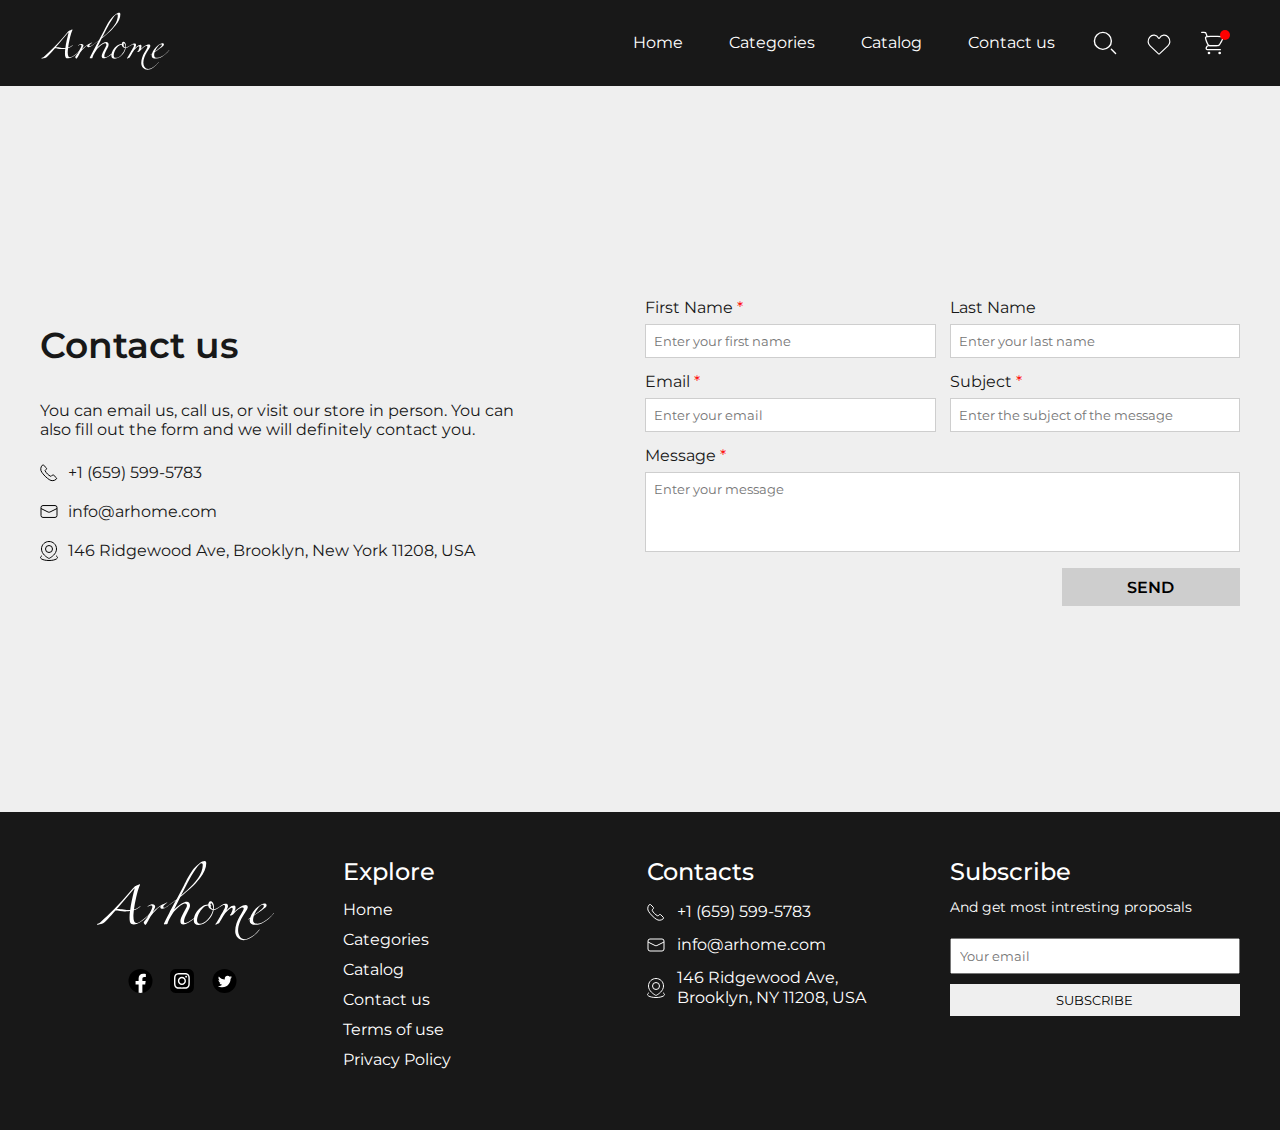
<file: contact-us.html>
<!DOCTYPE html>
<html lang="en">

<head>
    <meta charset="UTF-8">
    <meta name="viewport" content="width=device-width, initial-scale=1.0">
    <title>Arhome Store - Contact us | The best designer furniture</title>
    <link rel="icon" type="image/x-icon" href="favicon.png">
    <link rel="stylesheet" href="/styles/reset.css">
    <link rel="stylesheet" href="/styles/styles.css">
</head>

<body>

    <header class="header">
        <div class="container header-container">
            <div class="header__logo-wrapper">
                <a href="/">
                    <img class="header__logo-image" src="/images/icon/logo.svg" alt="Store logo">
                </a>
            </div>
            <div class="header__nav-wrapper">
                <ul>
                    <li>
                        <a href="/">
                            Home
                        </a>
                    </li>
                    <li>
                        <a href="/#categories">
                            Categories
                        </a>
                    </li>
                    <li>
                        <a href="/#catalog">
                            Catalog
                        </a>
                    </li>
                    <li>
                        <a href="/contact-us.html">
                            Contact us
                        </a>
                    </li>
                    <li>
                        <button>
                            <svg class="search-icon" width="24" height="24" viewBox="0 0 17 17" fill="none"
                                xmlns="http://www.w3.org/2000/svg">
                                <circle cx="7" cy="7" r="6" stroke="white" />
                                <path d="M16 16L13 13" stroke="white" stroke-linecap="round" />
                            </svg>
                        </button>
                    </li>
                    <li>
                        <button>
                            <svg class="favorites-icon" width="26" height="26" viewBox="0 0 22 21" fill="none"
                                xmlns="http://www.w3.org/2000/svg">
                                <path
                                    d="M3.45067 12.9082L10.4033 19.4395C10.6428 19.6644 10.7625 19.7769 10.9037 19.8046C10.9673 19.8171 11.0327 19.8171 11.0963 19.8046C11.2375 19.7769 11.3572 19.6644 11.5967 19.4395L18.5493 12.9082C20.5055 11.0706 20.743 8.0466 19.0978 5.92607L18.7885 5.52734C16.8203 2.99058 12.8696 3.41601 11.4867 6.31365C11.2913 6.72296 10.7087 6.72296 10.5133 6.31365C9.13037 3.41601 5.17972 2.99058 3.21154 5.52735L2.90219 5.92607C1.25695 8.0466 1.4945 11.0706 3.45067 12.9082Z"
                                    stroke="white" />
                            </svg>
                        </button>
                    </li>
                    <li>
                        <button>
                            <a href="/cart.html">
                                <svg class="cart-icon" width="24" height="24" viewBox="0 0 18 17" fill="none"
                                    xmlns="http://www.w3.org/2000/svg">
                                    <path
                                        d="M0.5 0.5H2.05848C2.7542 0.5 3.10206 0.5 3.36395 0.688758C3.62584 0.877516 3.73584 1.20753 3.95585 1.86754L4.5 3.5"
                                        stroke="white" stroke-linecap="round" />
                                    <path
                                        d="M14.5 13.5H5.05091C4.90471 13.5 4.83162 13.5 4.77616 13.4938C4.18857 13.428 3.78605 12.8695 3.90945 12.2913C3.92109 12.2367 3.94421 12.1674 3.99044 12.0287V12.0287C4.04177 11.8747 4.06743 11.7977 4.09579 11.7298C4.38607 11.0342 5.04277 10.5608 5.79448 10.5054C5.8679 10.5 5.94906 10.5 6.11137 10.5H11.5"
                                        stroke="white" stroke-linecap="round" stroke-linejoin="round" />
                                    <path
                                        d="M11.1787 10.5H8.13758C6.85836 10.5 6.21875 10.5 5.71781 10.1697C5.21687 9.83936 4.96492 9.25147 4.461 8.07568L4.29218 7.68176C3.48269 5.79294 3.07794 4.84853 3.52255 4.17426C3.96715 3.5 4.99464 3.5 7.04962 3.5H12.3305C14.6295 3.5 15.779 3.5 16.2126 4.24711C16.6462 4.99422 16.0758 5.99229 14.9352 7.98842L14.6517 8.48456C14.0897 9.46795 13.8088 9.95964 13.3432 10.2298C12.8776 10.5 12.3113 10.5 11.1787 10.5Z"
                                        stroke="white" stroke-linecap="round" />
                                    <circle cx="14" cy="16" r="1" fill="white" />
                                    <circle cx="6" cy="16" r="1" fill="white" />
                                </svg>
                            </a>
                        </button>
                    </li>
                </ul>
            </div>
            <div class="header__mobile-nav-wrapper">
                <button>
                    <div class="header__mobile-nav-icon">
                        <img src="/images/icon/menu.svg" alt="Menu icon">
                    </div>
                    <div class="header__mobile-nav-menu">
                        <ul>
                            <li>
                                <a href="/">
                                    Home
                                </a>
                            </li>
                            <li>
                                <a href="/#categories">
                                    Categories
                                </a>
                            </li>
                            <li>
                                <a href="/#catalog">
                                    Catalog
                                </a>
                            </li>
                            <li>
                                <a href="/contact-us.html">
                                    Contact us
                                </a>
                            </li>
                        </ul>
                        <ul>
                            <li>
                                <a href="#">
                                    <svg class="search-icon" width="24" height="24" viewBox="0 0 17 17" fill="none"
                                        xmlns="http://www.w3.org/2000/svg">
                                        <circle cx="7" cy="7" r="6" stroke="white" />
                                        <path d="M16 16L13 13" stroke="white" stroke-linecap="round" />
                                    </svg>
                                </a>
                            </li>
                            <li>
                                <a href="#">
                                    <svg class="favorites-icon" width="26" height="26" viewBox="0 0 22 21" fill="none"
                                        xmlns="http://www.w3.org/2000/svg">
                                        <path
                                            d="M3.45067 12.9082L10.4033 19.4395C10.6428 19.6644 10.7625 19.7769 10.9037 19.8046C10.9673 19.8171 11.0327 19.8171 11.0963 19.8046C11.2375 19.7769 11.3572 19.6644 11.5967 19.4395L18.5493 12.9082C20.5055 11.0706 20.743 8.0466 19.0978 5.92607L18.7885 5.52734C16.8203 2.99058 12.8696 3.41601 11.4867 6.31365C11.2913 6.72296 10.7087 6.72296 10.5133 6.31365C9.13037 3.41601 5.17972 2.99058 3.21154 5.52735L2.90219 5.92607C1.25695 8.0466 1.4945 11.0706 3.45067 12.9082Z"
                                            stroke="white" />
                                    </svg>
                                </a>
                            </li>
                            <li>
                                <a href="/cart.html">
                                    <svg class="cart-icon" width="24" height="24" viewBox="0 0 18 17" fill="none"
                                        xmlns="http://www.w3.org/2000/svg">
                                        <path
                                            d="M0.5 0.5H2.05848C2.7542 0.5 3.10206 0.5 3.36395 0.688758C3.62584 0.877516 3.73584 1.20753 3.95585 1.86754L4.5 3.5"
                                            stroke="white" stroke-linecap="round" />
                                        <path
                                            d="M14.5 13.5H5.05091C4.90471 13.5 4.83162 13.5 4.77616 13.4938C4.18857 13.428 3.78605 12.8695 3.90945 12.2913C3.92109 12.2367 3.94421 12.1674 3.99044 12.0287V12.0287C4.04177 11.8747 4.06743 11.7977 4.09579 11.7298C4.38607 11.0342 5.04277 10.5608 5.79448 10.5054C5.8679 10.5 5.94906 10.5 6.11137 10.5H11.5"
                                            stroke="white" stroke-linecap="round" stroke-linejoin="round" />
                                        <path
                                            d="M11.1787 10.5H8.13758C6.85836 10.5 6.21875 10.5 5.71781 10.1697C5.21687 9.83936 4.96492 9.25147 4.461 8.07568L4.29218 7.68176C3.48269 5.79294 3.07794 4.84853 3.52255 4.17426C3.96715 3.5 4.99464 3.5 7.04962 3.5H12.3305C14.6295 3.5 15.779 3.5 16.2126 4.24711C16.6462 4.99422 16.0758 5.99229 14.9352 7.98842L14.6517 8.48456C14.0897 9.46795 13.8088 9.95964 13.3432 10.2298C12.8776 10.5 12.3113 10.5 11.1787 10.5Z"
                                            stroke="white" stroke-linecap="round" />
                                        <circle cx="14" cy="16" r="1" fill="white" />
                                        <circle cx="6" cy="16" r="1" fill="white" />
                                    </svg>
                                </a>
                            </li>
                        </ul>
                    </div>
                </button>
                <button>
                    <div>
                        <img src="/images/icon/close-menu.svg" alt="Close menu icon">
                    </div>
                </button>
            </div>
        </div>
    </header>

    <section class="contact-us">
        <div class="container contact-us-container">
            <div class="contact-us__info">
                <h1 class="contacts__title">
                    Contact us
                </h1>
                <p class="contacts__subtitle">
                    You can email us, call us, or visit our store in person. You can also fill out the form and we will
                    definitely contact you.
                </p>
                <div>
                    <div>
                        <img src="/images/icon/phone.svg" alt="Phone icon">
                        <a href="tel:+16595995783">
                            +1 (659) 599-5783
                        </a>
                    </div>
                    <div>
                        <img src="/images/icon/letter.svg" alt="Letter icon">
                        <a href="mailto:info@arhome.com">
                            info@arhome.com
                        </a>
                    </div>
                    <div>
                        <img src="/images/icon/address.svg" alt="Address icon">
                        <a href="https://goo.gl/maps/C49wnDXq5ahmfaLSA" target="_blank">
                            146 Ridgewood Ave, Brooklyn, New York 11208, USA
                        </a>
                    </div>
                </div>
            </div>
            <div class="contact-us__form">
                <form>
                    <label>
                        <span>First Name<span style="color: red;"> *</span></span>
                        <input type="text" name="firstName" required placeholder="Enter your first name">
                    </label>
                    <label>
                        <span>Last Name</span>
                        <input type="text" name="lastName" placeholder="Enter your last name">
                    </label>
                    <label>
                        <span>Email<span style="color: red;"> *</span></span>
                        <input type="email" name="email" required placeholder="Enter your email">
                    </label>
                    <label>
                        <span>Subject<span style="color: red;"> *</span></span>
                        <input type="text" name="subject" required placeholder="Enter the subject of the message">
                    </label>
                    <label>
                        <span>Message<span style="color: red;"> *</span></span>
                        <textarea name="message" cols="30" rows="10" required placeholder="Enter your message"></textarea>
                    </label>
                    <button type="submit">
                        Send
                    </button>
                </form>
            </div>
        </div>
    </section>

    <footer class="footer">
        <div class="container footer-container">
            <div class="footer__logo-wrapper">
                <div class="footer__logo-image">
                    <a href="/">
                        <img src="/images/icon/logo.svg" alt="Store logo">
                    </a>
                </div>
                <div class="footer__logo-social">
                    <a href="#">
                        <svg alt="Facebook" class="svg-icon-facebook" version="1.1" xmlns="http://www.w3.org/2000/svg"
                            width="30" height="30" viewBox="0 0 30 30">
                            <rect x="0.5" width="24" height="24" rx="12" fill="black" />
                            <path
                                d="M17.1711 15.4688L17.7031 12H14.375V9.75C14.375 8.80078 14.8391 7.875 16.3297 7.875H17.8438V4.92188C17.8438 4.92188 16.4703 4.6875 15.1578 4.6875C12.4156 4.6875 10.625 6.34922 10.625 9.35625V12H7.57812V15.4688H10.625V23.8547C11.2367 23.9508 11.8625 24 12.5 24C13.1375 24 13.7633 23.9508 14.375 23.8547V15.4688H17.1711Z"
                                fill="white" />
                        </svg>
                    </a>
                    <a href="#">
                        <svg alt="Instagram" class="svg-icon-indtagram" version="1.1" xmlns="http://www.w3.org/2000/svg"
                            width="30" height="30" viewBox="0 0 30 30">
                            <path
                                d="M6.08577 23.9151C4.65848 23.8502 3.88314 23.6127 3.36743 23.4115C2.6841 23.1455 2.19693 22.8288 1.68407 22.3166C1.17122 21.8045 0.853806 21.3173 0.589176 20.634C0.388029 20.1183 0.150504 19.3429 0.0855946 17.9157C0.0142658 16.3728 0 15.9099 0 12.0011C0 8.09225 0.0156923 7.63004 0.0848813 6.08577C0.14979 4.65848 0.388742 3.88457 0.588463 3.36743C0.854519 2.6841 1.17193 2.19693 1.68336 1.68336C2.1955 1.17122 2.68268 0.853092 3.36672 0.588463C3.88243 0.387315 4.65777 0.14979 6.08506 0.0848813C7.62861 0.0142658 8.09225 0 11.9996 0C15.9085 0 16.3707 0.0156923 17.9149 0.0848813C19.3422 0.14979 20.1161 0.388742 20.6333 0.588463C21.3166 0.853092 21.8038 1.17122 22.3166 1.68336C22.8295 2.1955 23.1455 2.68339 23.4115 3.36672C23.6127 3.88243 23.8502 4.65777 23.9151 6.08506C23.9857 7.62933 24 8.09154 24 12.0004C24 15.9077 23.9857 16.3714 23.9151 17.9157C23.8502 19.3429 23.6113 20.1183 23.4115 20.634C23.1455 21.3173 22.8288 21.8045 22.3166 22.3166C21.8045 22.8288 21.3166 23.1455 20.6333 23.4115C20.1176 23.6127 19.3422 23.8502 17.9149 23.9151C16.3721 23.9857 15.9085 24 11.9996 24C8.09225 24 7.62862 23.9865 6.08577 23.9151Z"
                                fill="black" />
                            <path
                                d="M9.27709 11.915C9.27709 10.4579 10.4579 9.27645 11.915 9.27645C13.3721 9.27645 14.5535 10.4579 14.5535 11.915C14.5535 13.3721 13.3721 14.5535 11.915 14.5535C10.4579 14.5535 9.27709 13.3721 9.27709 11.915ZM7.85074 11.915C7.85074 14.1597 9.67031 15.9793 11.915 15.9793C14.1597 15.9793 15.9793 14.1597 15.9793 11.915C15.9793 9.67031 14.1597 7.85074 11.915 7.85074C9.67031 7.85074 7.85081 9.67018 7.85081 11.915M15.1904 7.68959C15.1903 7.87745 15.246 8.0611 15.3503 8.21734C15.4546 8.37357 15.6029 8.49537 15.7764 8.56733C15.9499 8.63929 16.1409 8.65817 16.3251 8.6216C16.5094 8.58502 16.6787 8.49463 16.8116 8.36185C16.9444 8.22907 17.035 8.05987 17.0717 7.87564C17.1084 7.69141 17.0897 7.50043 17.0179 7.32685C16.946 7.15327 16.8244 7.00488 16.6682 6.90045C16.5121 6.79603 16.3285 6.74025 16.1406 6.74017H16.1402C15.8884 6.74029 15.647 6.84034 15.4689 7.01836C15.2908 7.19637 15.1906 7.43779 15.1904 7.68959ZM8.71734 18.3577C7.94566 18.3225 7.52623 18.194 7.24749 18.0854C6.87796 17.9415 6.61429 17.7702 6.33708 17.4934C6.05986 17.2165 5.88827 16.9531 5.74504 16.5836C5.63638 16.305 5.50784 15.8854 5.47276 15.1137C5.43439 14.2794 5.42673 14.0288 5.42673 11.9151C5.42673 9.80144 5.43502 9.55152 5.47276 8.71652C5.5079 7.94484 5.63739 7.5261 5.74504 7.24667C5.8889 6.87713 6.06024 6.61347 6.33708 6.33625C6.61391 6.05904 6.87732 5.88744 7.24749 5.74421C7.5261 5.63556 7.94566 5.50702 8.71734 5.47194C9.55164 5.43356 9.80227 5.4259 11.915 5.4259C14.0277 5.4259 14.2786 5.43407 15.1136 5.47206C15.8853 5.50721 16.304 5.6367 16.5835 5.74434C16.953 5.88757 17.2167 6.05955 17.4939 6.33638C17.7711 6.61322 17.942 6.87726 18.0859 7.2468C18.1946 7.5254 18.3231 7.94496 18.3582 8.71664C18.3966 9.55164 18.4042 9.80157 18.4042 11.9153C18.4042 14.0289 18.3966 14.2789 18.3582 15.1139C18.323 15.8855 18.1939 16.305 18.0859 16.5837C17.942 16.9532 17.7707 17.2169 17.4939 17.4935C17.217 17.7701 16.953 17.9417 16.5835 18.0855C16.3048 18.1942 15.8853 18.3227 15.1136 18.3578C14.2793 18.3962 14.0287 18.4038 11.915 18.4038C9.80132 18.4038 9.55139 18.3962 8.71734 18.3578M8.6518 4.04793C7.8092 4.08631 7.23344 4.21991 6.73061 4.41557C6.21018 4.61762 5.76903 4.8887 5.32852 5.32852C4.888 5.76834 4.61762 6.20955 4.41557 6.73061C4.21991 7.23375 4.08631 7.8092 4.04793 8.6518C4.00893 9.49573 4 9.76554 4 11.915C4 14.0645 4.00893 14.3343 4.04793 15.1782C4.08631 16.0209 4.21991 16.5962 4.41557 17.0994C4.61762 17.6198 4.88806 18.0619 5.32852 18.5015C5.76897 18.9411 6.20955 19.2118 6.73061 19.4144C7.23439 19.6101 7.8092 19.7437 8.6518 19.7821C9.49618 19.8204 9.76554 19.83 11.915 19.83C14.0645 19.83 14.3343 19.8211 15.1782 19.7821C16.0209 19.7437 16.5962 19.6101 17.0994 19.4144C17.6198 19.2118 18.061 18.9413 18.5015 18.5015C18.942 18.0617 19.2118 17.6198 19.4144 17.0994C19.6101 16.5962 19.7443 16.0208 19.7821 15.1782C19.8204 14.3336 19.8294 14.0645 19.8294 11.915C19.8294 9.76554 19.8204 9.49573 19.7821 8.6518C19.7437 7.80914 19.6101 7.23344 19.4144 6.73061C19.2118 6.21018 18.9413 5.76903 18.5015 5.32852C18.0617 4.888 17.6198 4.61762 17.1 4.41557C16.5962 4.21991 16.0208 4.08567 15.1788 4.04793C14.3348 4.00937 14.0651 4 11.916 4C9.76681 4 9.49649 4.00893 8.65212 4.04793"
                                fill="white" />
                        </svg>
                    </a>
                    <a href="#">
                        <svg width="30" height="30" viewBox="0 0 30 30" fill="none" xmlns="http://www.w3.org/2000/svg">
                            <rect x="0.5" width="24" height="24" rx="12" fill="black" />
                            <path
                                d="M10.304 18.33C15.626 18.33 18.536 13.92 18.536 10.098C18.536 9.972 18.536 9.846 18.53 9.726C19.094 9.318 19.586 8.808 19.976 8.226C19.46 8.454 18.902 8.61 18.314 8.682C18.914 8.322 19.37 7.758 19.586 7.08C19.028 7.41 18.41 7.65 17.75 7.78199C17.222 7.21799 16.472 6.87 15.638 6.87C14.042 6.87 12.746 8.166 12.746 9.762C12.746 9.99 12.77 10.212 12.824 10.422C10.418 10.302 8.28796 9.15 6.85996 7.398C6.61396 7.824 6.46996 8.322 6.46996 8.85C6.46996 9.852 6.97996 10.74 7.75996 11.256C7.28596 11.244 6.84196 11.112 6.45196 10.896C6.45196 10.908 6.45196 10.92 6.45196 10.932C6.45196 12.336 7.44796 13.5 8.77396 13.77C8.53396 13.836 8.27596 13.872 8.01196 13.872C7.82596 13.872 7.64596 13.854 7.46596 13.818C7.83196 14.97 8.89996 15.804 10.166 15.828C9.17596 16.602 7.92796 17.064 6.57196 17.064C6.33796 17.064 6.10996 17.052 5.88196 17.022C7.14796 17.85 8.67196 18.33 10.304 18.33Z"
                                fill="white" />
                        </svg>
                    </a>
                </div>
            </div>
            <div class="footer__contacts-links">
                <p class="footer__contacts-links-title">
                    Explore
                </p>
                <ul>
                    <li>
                        <a href="/">
                            Home
                        </a>
                    </li>
                    <li>
                        <a href="/#categories">
                            Categories
                        </a>
                    </li>
                    <li>
                        <a href="/#catalog">
                            Catalog
                        </a>
                    </li>
                    <li>
                        <a href="/contact-us.html">
                            Contact us
                        </a>
                    </li>
                    <li>
                        <a href="#">
                            Terms of use
                        </a>
                    </li>
                    <li>
                        <a href="#">
                            Privacy Policy
                        </a>
                    </li>
                </ul>
            </div>
            <div class="footer__contacts">
                <p class="footer__contacts-title">
                    Contacts
                </p>
                <div class="footer__contacts-phone">
                    <img src="/images/icon/phone.svg" alt="Phone icon">
                    <a href="tel:+16595995783">
                        +1 (659) 599-5783
                    </a>
                </div>
                <div class="footer__contacts-email">
                    <img src="/images/icon/letter.svg" alt="Letter icon">
                    <a href="mailto:info@arhome.com">
                        info@arhome.com
                    </a>
                </div>
                <div class="footer__contacts-address">
                    <img src="/images/icon/address.svg" alt="Adress icon">
                    <a href="https://goo.gl/maps/C49wnDXq5ahmfaLSA" target="_blank">
                        146 Ridgewood Ave,
                        <br />
                        Brooklyn, NY 11208, USA
                    </a>
                </div>
            </div>
            <div class="footer__subscribe-form">
                <p class="footer__subscribe-form-title">
                    Subscribe
                </p>
                <p class="footer__subscribe-form-subtitle">
                    And get most intresting proposals
                </p>
                <input type="text" placeholder="Your email">
                <input type="submit" value="subscribe">
            </div>
        </div>
    </footer>

</body>

</html>
</file>
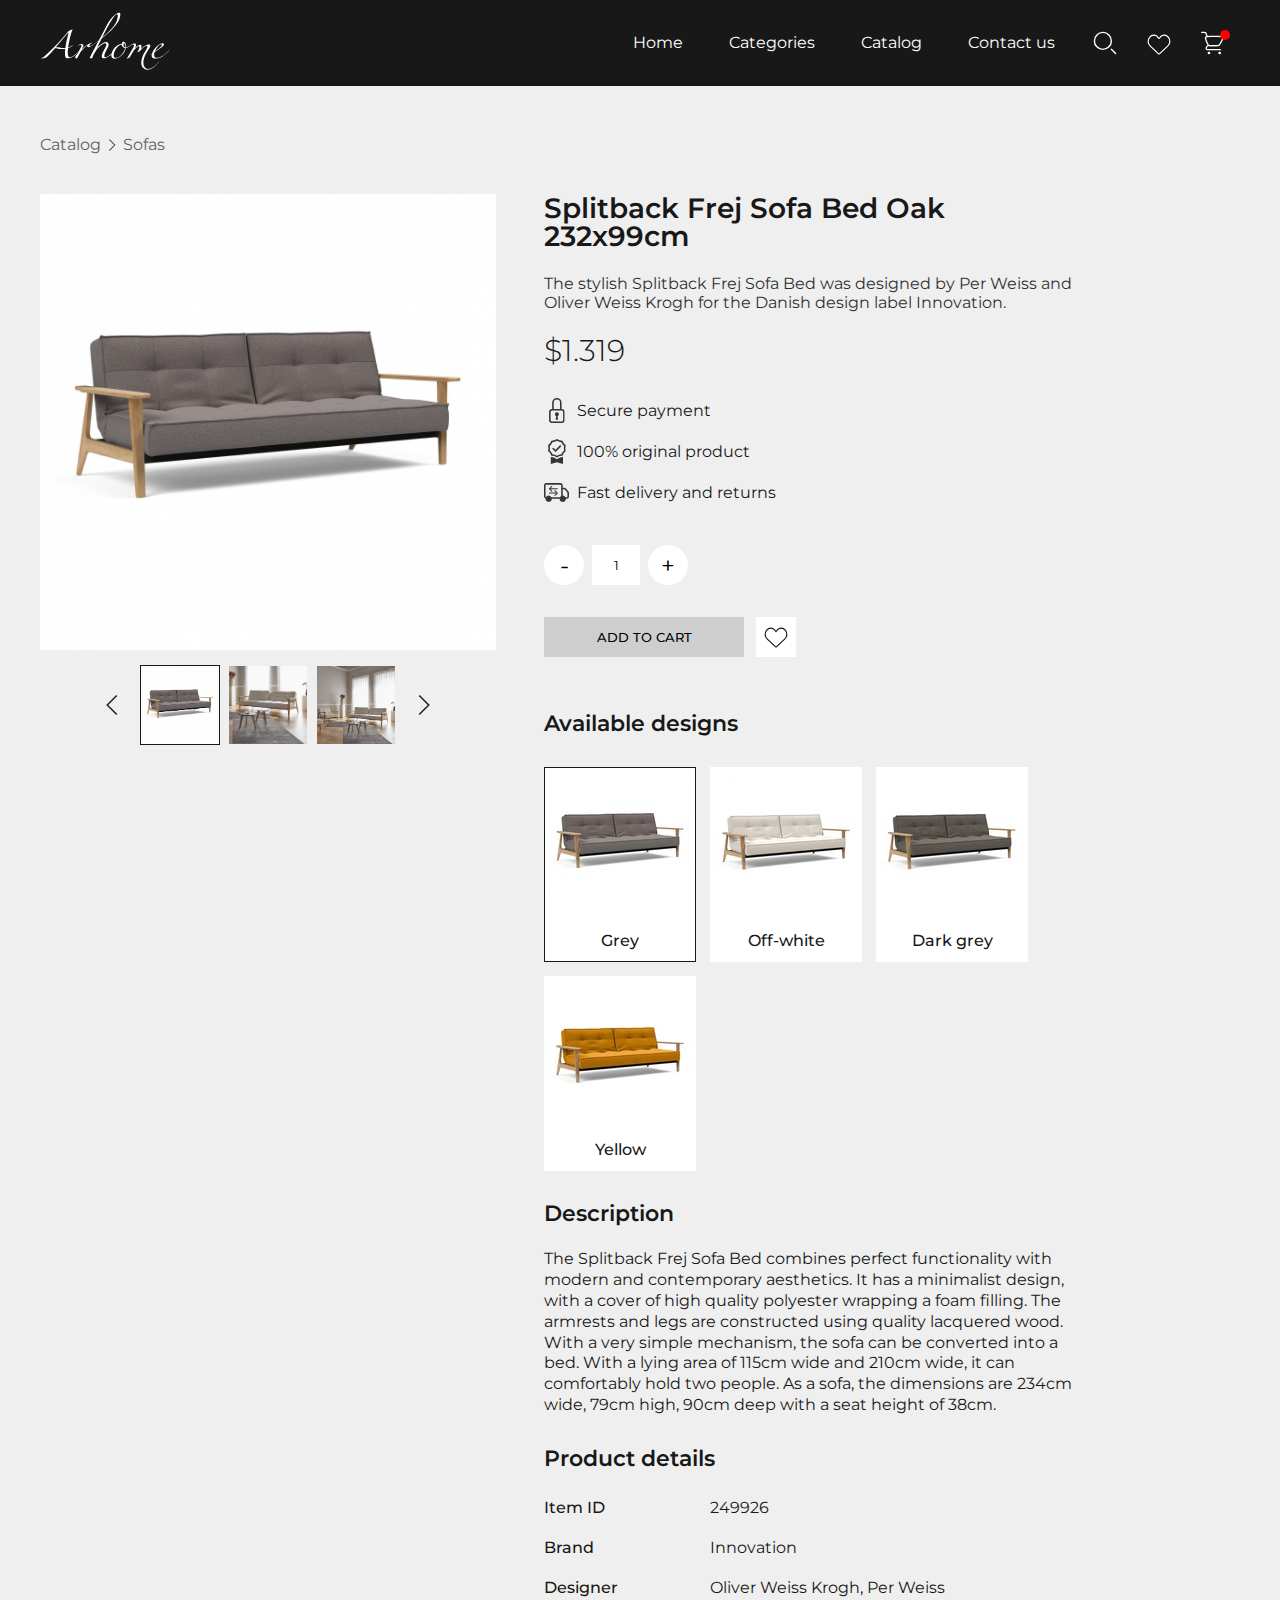
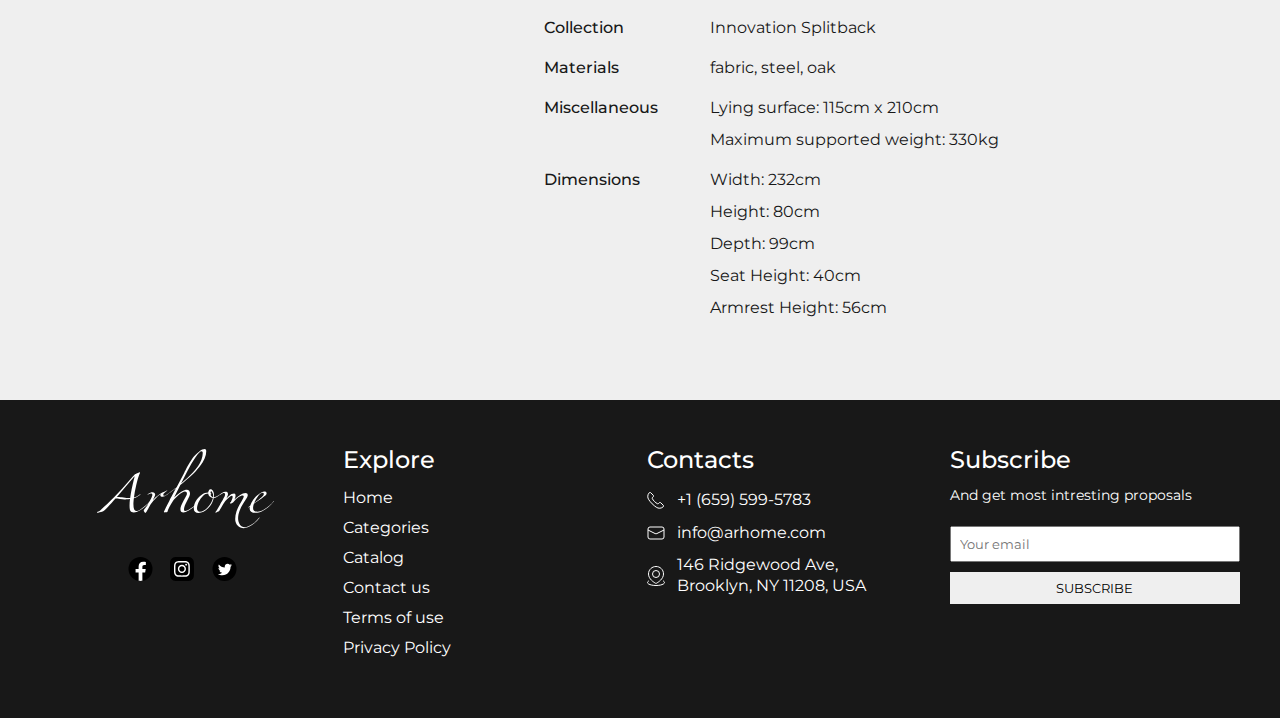
<file: product.html>
<!DOCTYPE html>
<html lang="en">

<head>
    <meta charset="UTF-8">
    <meta name="viewport" content="width=device-width, initial-scale=1.0">
    <title>Arhome Store - Cart | The best designer furniture</title>
    <link rel="icon" type="image/x-icon" href="favicon.png">
    <link rel="stylesheet" href="/styles/reset.css">
    <link rel="stylesheet" href="/styles/styles.css">
</head>

<body>

    <header class="header">
        <div class="container header-container">
            <div class="header__logo-wrapper">
                <a href="/">
                    <img class="header__logo-image" src="/images/icon/logo.svg" alt="Store logo">
                </a>
            </div>
            <div class="header__nav-wrapper">
                <ul>
                    <li>
                        <a href="/">
                            Home
                        </a>
                    </li>
                    <li>
                        <a href="/#categories">
                            Categories
                        </a>
                    </li>
                    <li>
                        <a href="/#catalog">
                            Catalog
                        </a>
                    </li>
                    <li>
                        <a href="/contact-us.html">
                            Contact us
                        </a>
                    </li>
                    <li>
                        <button>
                            <svg class="search-icon" width="24" height="24" viewBox="0 0 17 17" fill="none"
                                xmlns="http://www.w3.org/2000/svg">
                                <circle cx="7" cy="7" r="6" stroke="white" />
                                <path d="M16 16L13 13" stroke="white" stroke-linecap="round" />
                            </svg>
                        </button>
                    </li>
                    <li>
                        <button>
                            <svg class="favorites-icon" width="26" height="26" viewBox="0 0 22 21" fill="none"
                                xmlns="http://www.w3.org/2000/svg">
                                <path
                                    d="M3.45067 12.9082L10.4033 19.4395C10.6428 19.6644 10.7625 19.7769 10.9037 19.8046C10.9673 19.8171 11.0327 19.8171 11.0963 19.8046C11.2375 19.7769 11.3572 19.6644 11.5967 19.4395L18.5493 12.9082C20.5055 11.0706 20.743 8.0466 19.0978 5.92607L18.7885 5.52734C16.8203 2.99058 12.8696 3.41601 11.4867 6.31365C11.2913 6.72296 10.7087 6.72296 10.5133 6.31365C9.13037 3.41601 5.17972 2.99058 3.21154 5.52735L2.90219 5.92607C1.25695 8.0466 1.4945 11.0706 3.45067 12.9082Z"
                                    stroke="white" />
                            </svg>
                        </button>
                    </li>
                    <li>
                        <button>
                            <a href="/cart.html">
                                <svg class="cart-icon" width="24" height="24" viewBox="0 0 18 17" fill="none"
                                    xmlns="http://www.w3.org/2000/svg">
                                    <path
                                        d="M0.5 0.5H2.05848C2.7542 0.5 3.10206 0.5 3.36395 0.688758C3.62584 0.877516 3.73584 1.20753 3.95585 1.86754L4.5 3.5"
                                        stroke="white" stroke-linecap="round" />
                                    <path
                                        d="M14.5 13.5H5.05091C4.90471 13.5 4.83162 13.5 4.77616 13.4938C4.18857 13.428 3.78605 12.8695 3.90945 12.2913C3.92109 12.2367 3.94421 12.1674 3.99044 12.0287V12.0287C4.04177 11.8747 4.06743 11.7977 4.09579 11.7298C4.38607 11.0342 5.04277 10.5608 5.79448 10.5054C5.8679 10.5 5.94906 10.5 6.11137 10.5H11.5"
                                        stroke="white" stroke-linecap="round" stroke-linejoin="round" />
                                    <path
                                        d="M11.1787 10.5H8.13758C6.85836 10.5 6.21875 10.5 5.71781 10.1697C5.21687 9.83936 4.96492 9.25147 4.461 8.07568L4.29218 7.68176C3.48269 5.79294 3.07794 4.84853 3.52255 4.17426C3.96715 3.5 4.99464 3.5 7.04962 3.5H12.3305C14.6295 3.5 15.779 3.5 16.2126 4.24711C16.6462 4.99422 16.0758 5.99229 14.9352 7.98842L14.6517 8.48456C14.0897 9.46795 13.8088 9.95964 13.3432 10.2298C12.8776 10.5 12.3113 10.5 11.1787 10.5Z"
                                        stroke="white" stroke-linecap="round" />
                                    <circle cx="14" cy="16" r="1" fill="white" />
                                    <circle cx="6" cy="16" r="1" fill="white" />
                                </svg>
                            </a>
                        </button>
                    </li>
                </ul>
            </div>
            <div class="header__mobile-nav-wrapper">
                <button>
                    <div class="header__mobile-nav-icon">
                        <img src="/images/icon/menu.svg" alt="Menu icon">
                    </div>
                    <div class="header__mobile-nav-menu">
                        <ul>
                            <li>
                                <a href="/">
                                    Home
                                </a>
                            </li>
                            <li>
                                <a href="/#categories">
                                    Categories
                                </a>
                            </li>
                            <li>
                                <a href="/#catalog">
                                    Catalog
                                </a>
                            </li>
                            <li>
                                <a href="/contact-us.html">
                                    Contact us
                                </a>
                            </li>
                        </ul>
                        <ul>
                            <li>
                                <a href="#">
                                    <svg class="search-icon" width="24" height="24" viewBox="0 0 17 17" fill="none"
                                        xmlns="http://www.w3.org/2000/svg">
                                        <circle cx="7" cy="7" r="6" stroke="white" />
                                        <path d="M16 16L13 13" stroke="white" stroke-linecap="round" />
                                    </svg>
                                </a>
                            </li>
                            <li>
                                <a href="#">
                                    <svg class="favorites-icon" width="26" height="26" viewBox="0 0 22 21" fill="none"
                                        xmlns="http://www.w3.org/2000/svg">
                                        <path
                                            d="M3.45067 12.9082L10.4033 19.4395C10.6428 19.6644 10.7625 19.7769 10.9037 19.8046C10.9673 19.8171 11.0327 19.8171 11.0963 19.8046C11.2375 19.7769 11.3572 19.6644 11.5967 19.4395L18.5493 12.9082C20.5055 11.0706 20.743 8.0466 19.0978 5.92607L18.7885 5.52734C16.8203 2.99058 12.8696 3.41601 11.4867 6.31365C11.2913 6.72296 10.7087 6.72296 10.5133 6.31365C9.13037 3.41601 5.17972 2.99058 3.21154 5.52735L2.90219 5.92607C1.25695 8.0466 1.4945 11.0706 3.45067 12.9082Z"
                                            stroke="white" />
                                    </svg>
                                </a>
                            </li>
                            <li>
                                <a href="/cart.html">
                                    <svg class="cart-icon" width="24" height="24" viewBox="0 0 18 17" fill="none"
                                        xmlns="http://www.w3.org/2000/svg">
                                        <path
                                            d="M0.5 0.5H2.05848C2.7542 0.5 3.10206 0.5 3.36395 0.688758C3.62584 0.877516 3.73584 1.20753 3.95585 1.86754L4.5 3.5"
                                            stroke="white" stroke-linecap="round" />
                                        <path
                                            d="M14.5 13.5H5.05091C4.90471 13.5 4.83162 13.5 4.77616 13.4938C4.18857 13.428 3.78605 12.8695 3.90945 12.2913C3.92109 12.2367 3.94421 12.1674 3.99044 12.0287V12.0287C4.04177 11.8747 4.06743 11.7977 4.09579 11.7298C4.38607 11.0342 5.04277 10.5608 5.79448 10.5054C5.8679 10.5 5.94906 10.5 6.11137 10.5H11.5"
                                            stroke="white" stroke-linecap="round" stroke-linejoin="round" />
                                        <path
                                            d="M11.1787 10.5H8.13758C6.85836 10.5 6.21875 10.5 5.71781 10.1697C5.21687 9.83936 4.96492 9.25147 4.461 8.07568L4.29218 7.68176C3.48269 5.79294 3.07794 4.84853 3.52255 4.17426C3.96715 3.5 4.99464 3.5 7.04962 3.5H12.3305C14.6295 3.5 15.779 3.5 16.2126 4.24711C16.6462 4.99422 16.0758 5.99229 14.9352 7.98842L14.6517 8.48456C14.0897 9.46795 13.8088 9.95964 13.3432 10.2298C12.8776 10.5 12.3113 10.5 11.1787 10.5Z"
                                            stroke="white" stroke-linecap="round" />
                                        <circle cx="14" cy="16" r="1" fill="white" />
                                        <circle cx="6" cy="16" r="1" fill="white" />
                                    </svg>
                                </a>
                            </li>
                        </ul>
                    </div>
                </button>
                <button>
                    <div>
                        <img src="/images/icon/close-menu.svg" alt="Close menu icon">
                    </div>
                </button>
            </div>
        </div>
    </header>

    <section class="product">
        <div class="container product-container">
            <div class="product__breadcrumbs">
                <a href="/#catalog">
                    Catalog
                </a>
                <img src="/images/icon/expand_right_light.svg" alt="">
                <a href="/#catalog">
                    Sofas
                </a>
            </div>
            <h1 class="product__title-mobile">
                Splitback Frej Sofa Bed Oak 232x99cm
            </h1>
            <div class="product__subtitle-mobile">
                The stylish Splitback Frej Sofa Bed was designed by Per Weiss and Oliver Weiss Krogh for the
                Danish design label Innovation.
            </div>
            <div class="product__info">
                <div class="product__images">
                    <div class="product__image-main">
                        <img src="/images/products/example/sofa_1_1.jpg" alt="Sofa main image">
                    </div>
                    <div class="product__images-additional">
                        <div>
                            <img src="/images/icon/expand_left_light.svg" alt="Left arrow icon">
                        </div>
                        <div>
                            <img src="/images/products/example/sofa_1_1.jpg" alt="Sofa image 1">
                        </div>
                        <div>
                            <img src="/images/products/example/sofa_1_2.jpg" alt="Sofa image 2">
                        </div>
                        <div>
                            <img src="/images/products/example/sofa_1_3.jpg" alt="Sofa image 3">
                        </div>
                        <div>
                            <img src="/images/icon/expand_right_light.svg" alt="Rightn arrow icon">
                        </div>
                    </div>
                </div>
                <div class="product__description">
                    <h1 class="product__title">
                        Splitback Frej Sofa Bed Oak 232x99cm
                    </h1>
                    <p class="product__subtitle">
                        The stylish Splitback Frej Sofa Bed was designed by Per Weiss and Oliver Weiss Krogh for the
                        Danish design label Innovation.
                    </p>
                    <p class="product__price">
                        $1.319
                    </p>
                    <div class="product__delivery">
                        <div>
                            <img src="/images/icon/payment-safe.svg" alt="Payment safe icon">
                            Secure payment
                        </div>
                        <div>
                            <img src="/images/icon/original.svg" alt="Original icon">
                            100% original product
                        </div>
                        <div>
                            <img src="/images/icon/return.svg" alt="Delivery and return icon">
                            Fast delivery and returns
                        </div>
                    </div>
                    <div class="product__control">
                        <div class="product__amount-control">
                            <button class="decrease">
                                -
                            </button>
                            <input class="amount" type="number" value="1" min="1" max="99">
                            <button class="increase">
                                +
                            </button>
                        </div>
                        <div class="product__cart-control">
                            <button class="to-cart">
                                Add to cart
                            </button>
                            <button class="to-favorites">
                                <svg class="favorites-icon" width="26" height="26" viewBox="0 0 22 21" fill="none" xmlns="http://www.w3.org/2000/svg">
                                    <path
                                        d="M3.45067 12.9082L10.4033 19.4395C10.6428 19.6644 10.7625 19.7769 10.9037 19.8046C10.9673 19.8171 11.0327 19.8171 11.0963 19.8046C11.2375 19.7769 11.3572 19.6644 11.5967 19.4395L18.5493 12.9082C20.5055 11.0706 20.743 8.0466 19.0978 5.92607L18.7885 5.52734C16.8203 2.99058 12.8696 3.41601 11.4867 6.31365C11.2913 6.72296 10.7087 6.72296 10.5133 6.31365C9.13037 3.41601 5.17972 2.99058 3.21154 5.52735L2.90219 5.92607C1.25695 8.0466 1.4945 11.0706 3.45067 12.9082Z"
                                        stroke="white" />
                                </svg>
                            </button>
                        </div>
                    </div>
                    <p class="product__description-title">
                        Available designs
                    </p>
                    <div class="product__options">
                        <div>
                            <img src="/images/products/example/variants/variant_1.jpg" alt="Sofa option 1">
                            <p>
                                Grey
                            </p>
                        </div>
                        <div>
                            <img src="/images/products/example/variants/variant_2.jpg" alt="Sofa option 2">
                            <p>
                                Off-white
                            </p>
                        </div>
                        <div>
                            <img src="/images/products/example/variants/variant_3.jpg" alt="Sofa option 3">
                            <p>
                                Dark grey
                            </p>
                        </div>
                        <div>
                            <img src="/images/products/example/variants/variant_4.jpg" alt="Sofa option 4">
                            <p>
                                Yellow
                            </p>
                        </div>
                    </div>
                    <p class="product__description-title">
                        Description
                    </p>
                    <p class="product__description-text">
                        The Splitback Frej Sofa Bed combines perfect functionality with modern and contemporary
                        aesthetics. It has a minimalist design, with a cover of high quality polyester wrapping a foam
                        filling. The armrests and legs are constructed using quality lacquered wood. With a very simple
                        mechanism, the sofa can be converted into a bed. With a lying area of 115cm wide and 210cm wide,
                        it can comfortably hold two people. As a sofa, the dimensions are 234cm wide, 79cm high, 90cm
                        deep with a seat height of 38cm.
                    </p>
                    <p class="product__description-title">
                        Product details
                    </p>
                    <table class="product__description-details">
                        <tr>
                            <td>Item ID</td>
                            <td>249926</td>
                        </tr>
                        <tr>
                            <td>Brand</td>
                            <td>Innovation</td>
                        </tr>
                        <tr>
                            <td>Designer</td>
                            <td>Oliver Weiss Krogh, Per Weiss</td>
                        </tr>
                        <tr>
                            <td>Collection</td>
                            <td>Innovation Splitback</td>
                        </tr>
                        <tr>
                            <td>Materials</td>
                            <td>fabric, steel, oak</td>
                        </tr>
                        <tr>
                            <td>Miscellaneous</td>
                            <td>
                                Lying surface: 115cm x 210cm
                                <br><br>
                                Maximum supported weight: 330kg
                            </td>
                        </tr>
                        <tr>
                            <td>Dimensions</td>
                            <td>
                                Width: 232cm
                                <br><br>
                                Height: 80cm
                                <br><br>
                                Depth: 99cm
                                <br><br>
                                Seat Height: 40cm
                                <br><br>
                                Armrest Height: 56cm
                            </td>
                        </tr>
                    </table>
                </div>
            </div>
        </div>
    </section>

    <footer class="footer">
        <div class="container footer-container">
            <div class="footer__logo-wrapper">
                <div class="footer__logo-image">
                    <a href="/">
                        <img src="/images/icon/logo.svg" alt="Store logo">
                    </a>
                </div>
                <div class="footer__logo-social">
                    <a href="#">
                        <svg alt="Facebook" class="svg-icon-facebook" version="1.1" xmlns="http://www.w3.org/2000/svg"
                            width="30" height="30" viewBox="0 0 30 30">
                            <rect x="0.5" width="24" height="24" rx="12" fill="black" />
                            <path
                                d="M17.1711 15.4688L17.7031 12H14.375V9.75C14.375 8.80078 14.8391 7.875 16.3297 7.875H17.8438V4.92188C17.8438 4.92188 16.4703 4.6875 15.1578 4.6875C12.4156 4.6875 10.625 6.34922 10.625 9.35625V12H7.57812V15.4688H10.625V23.8547C11.2367 23.9508 11.8625 24 12.5 24C13.1375 24 13.7633 23.9508 14.375 23.8547V15.4688H17.1711Z"
                                fill="white" />
                        </svg>
                    </a>
                    <a href="#">
                        <svg alt="Instagram" class="svg-icon-indtagram" version="1.1" xmlns="http://www.w3.org/2000/svg"
                            width="30" height="30" viewBox="0 0 30 30">
                            <path
                                d="M6.08577 23.9151C4.65848 23.8502 3.88314 23.6127 3.36743 23.4115C2.6841 23.1455 2.19693 22.8288 1.68407 22.3166C1.17122 21.8045 0.853806 21.3173 0.589176 20.634C0.388029 20.1183 0.150504 19.3429 0.0855946 17.9157C0.0142658 16.3728 0 15.9099 0 12.0011C0 8.09225 0.0156923 7.63004 0.0848813 6.08577C0.14979 4.65848 0.388742 3.88457 0.588463 3.36743C0.854519 2.6841 1.17193 2.19693 1.68336 1.68336C2.1955 1.17122 2.68268 0.853092 3.36672 0.588463C3.88243 0.387315 4.65777 0.14979 6.08506 0.0848813C7.62861 0.0142658 8.09225 0 11.9996 0C15.9085 0 16.3707 0.0156923 17.9149 0.0848813C19.3422 0.14979 20.1161 0.388742 20.6333 0.588463C21.3166 0.853092 21.8038 1.17122 22.3166 1.68336C22.8295 2.1955 23.1455 2.68339 23.4115 3.36672C23.6127 3.88243 23.8502 4.65777 23.9151 6.08506C23.9857 7.62933 24 8.09154 24 12.0004C24 15.9077 23.9857 16.3714 23.9151 17.9157C23.8502 19.3429 23.6113 20.1183 23.4115 20.634C23.1455 21.3173 22.8288 21.8045 22.3166 22.3166C21.8045 22.8288 21.3166 23.1455 20.6333 23.4115C20.1176 23.6127 19.3422 23.8502 17.9149 23.9151C16.3721 23.9857 15.9085 24 11.9996 24C8.09225 24 7.62862 23.9865 6.08577 23.9151Z"
                                fill="black" />
                            <path
                                d="M9.27709 11.915C9.27709 10.4579 10.4579 9.27645 11.915 9.27645C13.3721 9.27645 14.5535 10.4579 14.5535 11.915C14.5535 13.3721 13.3721 14.5535 11.915 14.5535C10.4579 14.5535 9.27709 13.3721 9.27709 11.915ZM7.85074 11.915C7.85074 14.1597 9.67031 15.9793 11.915 15.9793C14.1597 15.9793 15.9793 14.1597 15.9793 11.915C15.9793 9.67031 14.1597 7.85074 11.915 7.85074C9.67031 7.85074 7.85081 9.67018 7.85081 11.915M15.1904 7.68959C15.1903 7.87745 15.246 8.0611 15.3503 8.21734C15.4546 8.37357 15.6029 8.49537 15.7764 8.56733C15.9499 8.63929 16.1409 8.65817 16.3251 8.6216C16.5094 8.58502 16.6787 8.49463 16.8116 8.36185C16.9444 8.22907 17.035 8.05987 17.0717 7.87564C17.1084 7.69141 17.0897 7.50043 17.0179 7.32685C16.946 7.15327 16.8244 7.00488 16.6682 6.90045C16.5121 6.79603 16.3285 6.74025 16.1406 6.74017H16.1402C15.8884 6.74029 15.647 6.84034 15.4689 7.01836C15.2908 7.19637 15.1906 7.43779 15.1904 7.68959ZM8.71734 18.3577C7.94566 18.3225 7.52623 18.194 7.24749 18.0854C6.87796 17.9415 6.61429 17.7702 6.33708 17.4934C6.05986 17.2165 5.88827 16.9531 5.74504 16.5836C5.63638 16.305 5.50784 15.8854 5.47276 15.1137C5.43439 14.2794 5.42673 14.0288 5.42673 11.9151C5.42673 9.80144 5.43502 9.55152 5.47276 8.71652C5.5079 7.94484 5.63739 7.5261 5.74504 7.24667C5.8889 6.87713 6.06024 6.61347 6.33708 6.33625C6.61391 6.05904 6.87732 5.88744 7.24749 5.74421C7.5261 5.63556 7.94566 5.50702 8.71734 5.47194C9.55164 5.43356 9.80227 5.4259 11.915 5.4259C14.0277 5.4259 14.2786 5.43407 15.1136 5.47206C15.8853 5.50721 16.304 5.6367 16.5835 5.74434C16.953 5.88757 17.2167 6.05955 17.4939 6.33638C17.7711 6.61322 17.942 6.87726 18.0859 7.2468C18.1946 7.5254 18.3231 7.94496 18.3582 8.71664C18.3966 9.55164 18.4042 9.80157 18.4042 11.9153C18.4042 14.0289 18.3966 14.2789 18.3582 15.1139C18.323 15.8855 18.1939 16.305 18.0859 16.5837C17.942 16.9532 17.7707 17.2169 17.4939 17.4935C17.217 17.7701 16.953 17.9417 16.5835 18.0855C16.3048 18.1942 15.8853 18.3227 15.1136 18.3578C14.2793 18.3962 14.0287 18.4038 11.915 18.4038C9.80132 18.4038 9.55139 18.3962 8.71734 18.3578M8.6518 4.04793C7.8092 4.08631 7.23344 4.21991 6.73061 4.41557C6.21018 4.61762 5.76903 4.8887 5.32852 5.32852C4.888 5.76834 4.61762 6.20955 4.41557 6.73061C4.21991 7.23375 4.08631 7.8092 4.04793 8.6518C4.00893 9.49573 4 9.76554 4 11.915C4 14.0645 4.00893 14.3343 4.04793 15.1782C4.08631 16.0209 4.21991 16.5962 4.41557 17.0994C4.61762 17.6198 4.88806 18.0619 5.32852 18.5015C5.76897 18.9411 6.20955 19.2118 6.73061 19.4144C7.23439 19.6101 7.8092 19.7437 8.6518 19.7821C9.49618 19.8204 9.76554 19.83 11.915 19.83C14.0645 19.83 14.3343 19.8211 15.1782 19.7821C16.0209 19.7437 16.5962 19.6101 17.0994 19.4144C17.6198 19.2118 18.061 18.9413 18.5015 18.5015C18.942 18.0617 19.2118 17.6198 19.4144 17.0994C19.6101 16.5962 19.7443 16.0208 19.7821 15.1782C19.8204 14.3336 19.8294 14.0645 19.8294 11.915C19.8294 9.76554 19.8204 9.49573 19.7821 8.6518C19.7437 7.80914 19.6101 7.23344 19.4144 6.73061C19.2118 6.21018 18.9413 5.76903 18.5015 5.32852C18.0617 4.888 17.6198 4.61762 17.1 4.41557C16.5962 4.21991 16.0208 4.08567 15.1788 4.04793C14.3348 4.00937 14.0651 4 11.916 4C9.76681 4 9.49649 4.00893 8.65212 4.04793"
                                fill="white" />
                        </svg>
                    </a>
                    <a href="#">
                        <svg width="30" height="30" viewBox="0 0 30 30" fill="none" xmlns="http://www.w3.org/2000/svg">
                            <rect x="0.5" width="24" height="24" rx="12" fill="black" />
                            <path
                                d="M10.304 18.33C15.626 18.33 18.536 13.92 18.536 10.098C18.536 9.972 18.536 9.846 18.53 9.726C19.094 9.318 19.586 8.808 19.976 8.226C19.46 8.454 18.902 8.61 18.314 8.682C18.914 8.322 19.37 7.758 19.586 7.08C19.028 7.41 18.41 7.65 17.75 7.78199C17.222 7.21799 16.472 6.87 15.638 6.87C14.042 6.87 12.746 8.166 12.746 9.762C12.746 9.99 12.77 10.212 12.824 10.422C10.418 10.302 8.28796 9.15 6.85996 7.398C6.61396 7.824 6.46996 8.322 6.46996 8.85C6.46996 9.852 6.97996 10.74 7.75996 11.256C7.28596 11.244 6.84196 11.112 6.45196 10.896C6.45196 10.908 6.45196 10.92 6.45196 10.932C6.45196 12.336 7.44796 13.5 8.77396 13.77C8.53396 13.836 8.27596 13.872 8.01196 13.872C7.82596 13.872 7.64596 13.854 7.46596 13.818C7.83196 14.97 8.89996 15.804 10.166 15.828C9.17596 16.602 7.92796 17.064 6.57196 17.064C6.33796 17.064 6.10996 17.052 5.88196 17.022C7.14796 17.85 8.67196 18.33 10.304 18.33Z"
                                fill="white" />
                        </svg>
                    </a>
                </div>
            </div>
            <div class="footer__contacts-links">
                <p class="footer__contacts-links-title">
                    Explore
                </p>
                <ul>
                    <li>
                        <a href="/">
                            Home
                        </a>
                    </li>
                    <li>
                        <a href="/#categories">
                            Categories
                        </a>
                    </li>
                    <li>
                        <a href="/#catalog">
                            Catalog
                        </a>
                    </li>
                    <li>
                        <a href="/contact-us.html">
                            Contact us
                        </a>
                    </li>
                    <li>
                        <a href="#">
                            Terms of use
                        </a>
                    </li>
                    <li>
                        <a href="#">
                            Privacy Policy
                        </a>
                    </li>
                </ul>
            </div>
            <div class="footer__contacts">
                <p class="footer__contacts-title">
                    Contacts
                </p>
                <div class="footer__contacts-phone">
                    <img src="/images/icon/phone.svg" alt="Phone icon">
                    <a href="tel:+16595995783">
                        +1 (659) 599-5783
                    </a>
                </div>
                <div class="footer__contacts-email">
                    <img src="/images/icon/letter.svg" alt="Letter icon">
                    <a href="mailto:info@arhome.com">
                        info@arhome.com
                    </a>
                </div>
                <div class="footer__contacts-address">
                    <img src="/images/icon/address.svg" alt="Adress icon">
                    <a href="https://goo.gl/maps/C49wnDXq5ahmfaLSA" target="_blank">
                        146 Ridgewood Ave,
                        <br />
                        Brooklyn, NY 11208, USA
                    </a>
                </div>
            </div>
            <div class="footer__subscribe-form">
                <p class="footer__subscribe-form-title">
                    Subscribe
                </p>
                <p class="footer__subscribe-form-subtitle">
                    And get most intresting proposals
                </p>
                <input type="text" placeholder="Your email">
                <input type="submit" value="subscribe">
            </div>
        </div>
    </footer>

</body>

</html>
</file>
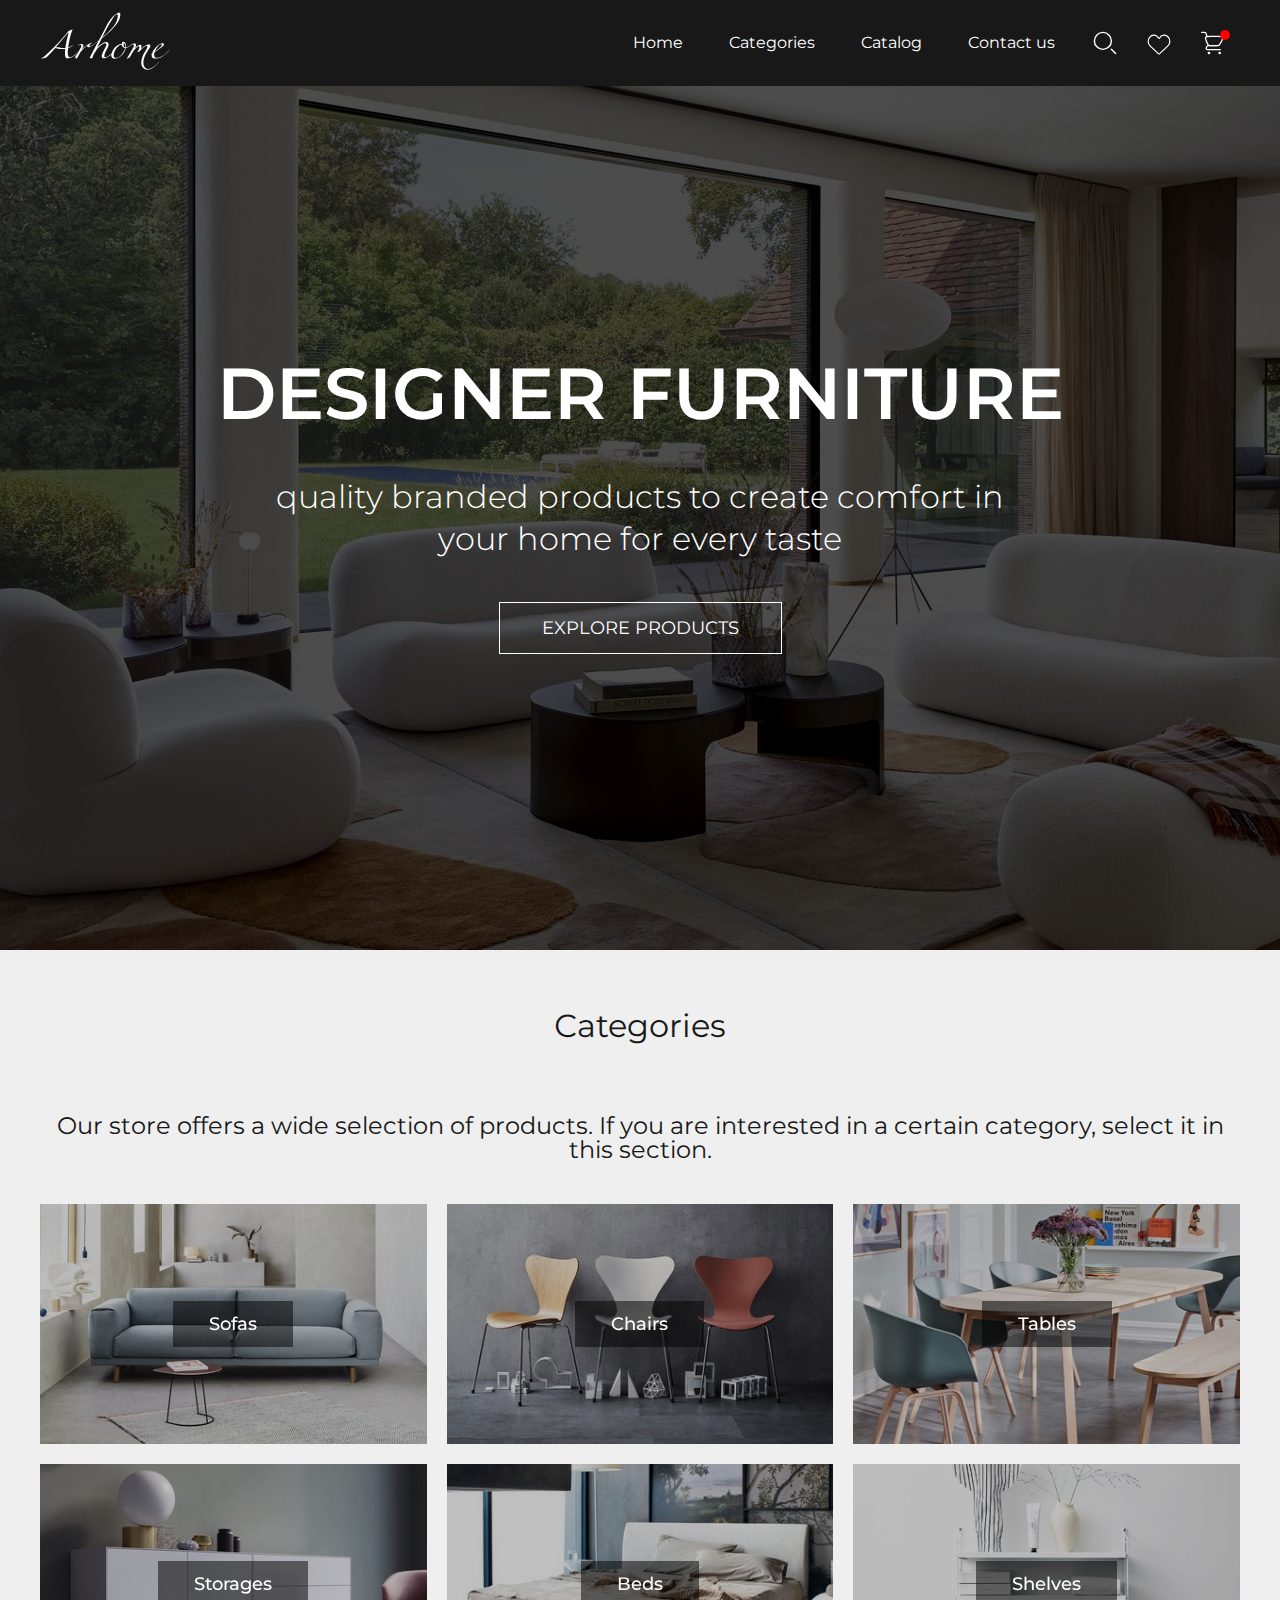
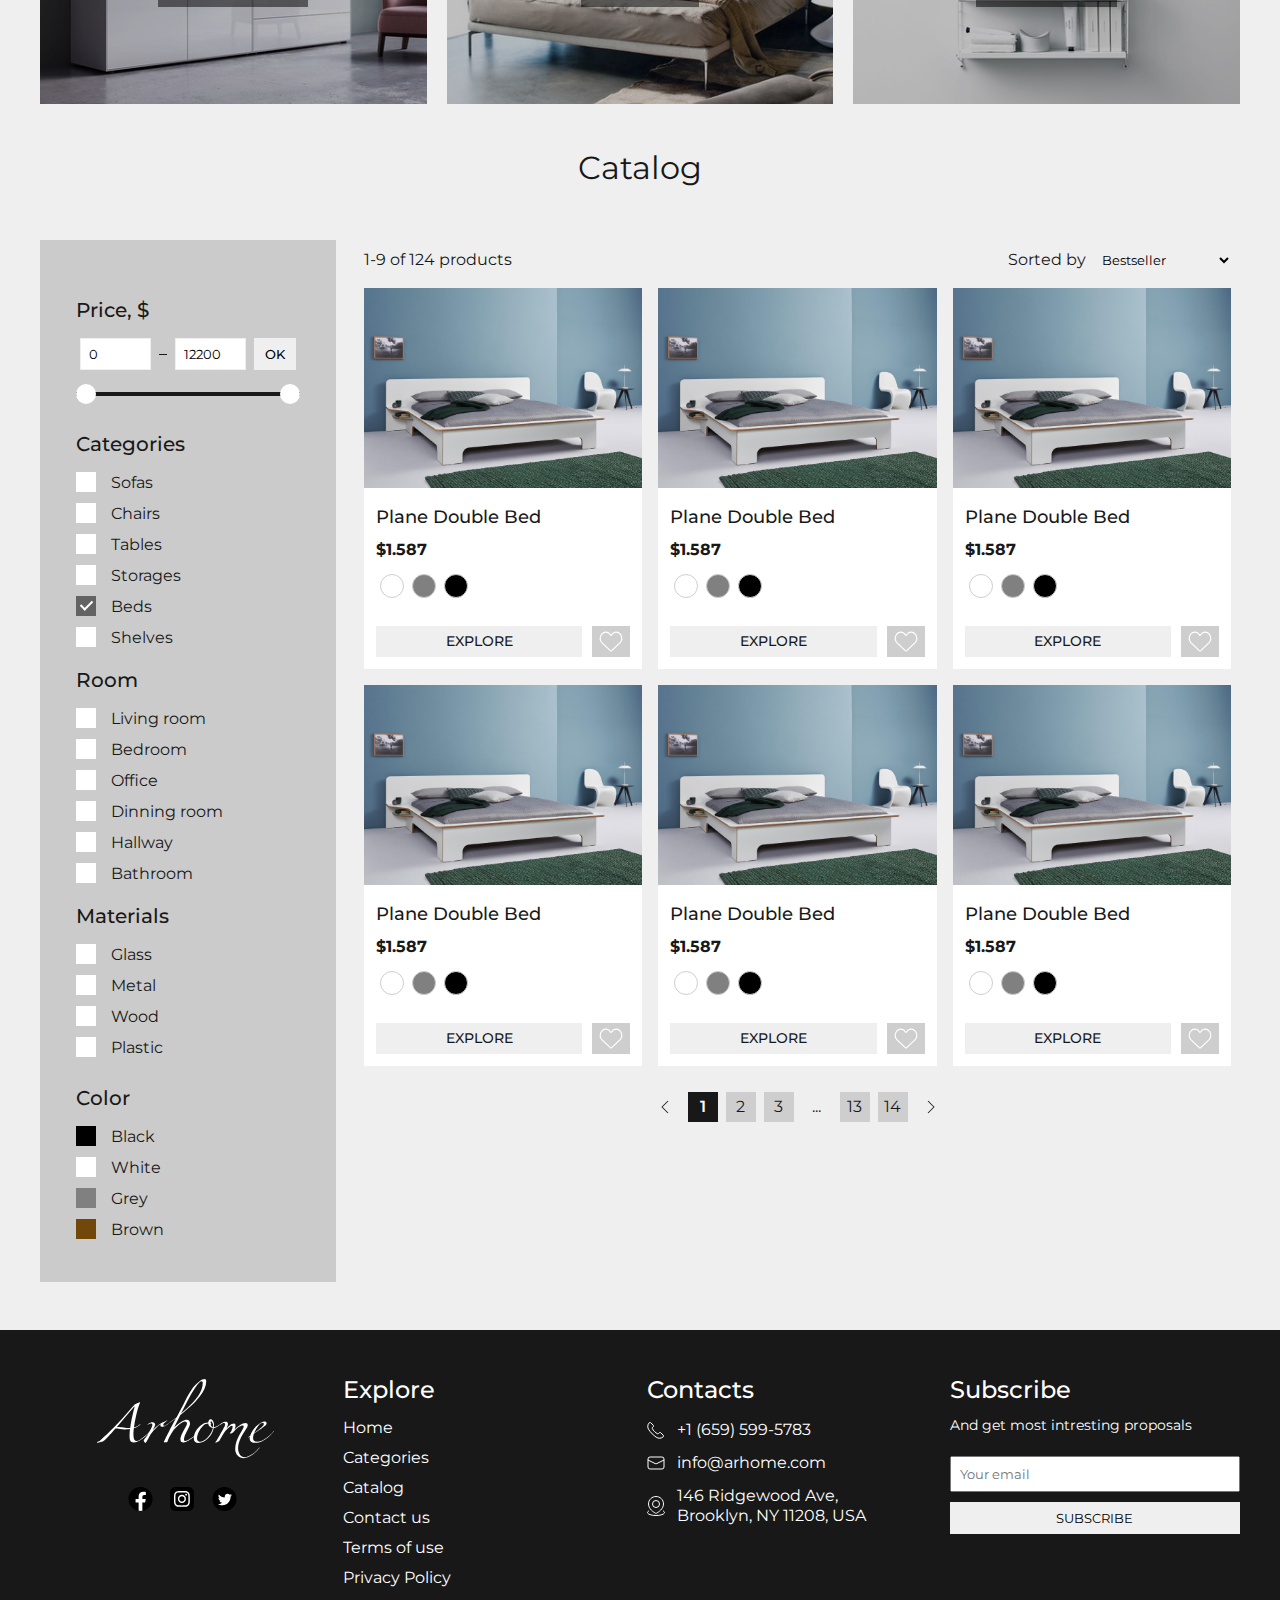
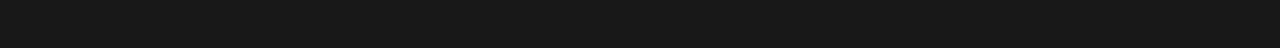
<file: category/beds.html>
<!DOCTYPE html>
<html lang="en">

<head>
    <meta charset="UTF-8">
    <meta name="viewport" content="width=device-width, initial-scale=1.0">
    <title>Arhome Store - Home | The best designer furniture</title>
    <link rel="icon" type="image/x-icon" href="favicon.png">
    <link rel="stylesheet" href="/styles/reset.css">
    <link rel="stylesheet" href="/styles/styles.css">
</head>

<body>

    <header class="header">
        <div class="container header-container">
            <div class="header__logo-wrapper">
                <a href="/">
                    <img class="header__logo-image" src="/images/icon/logo.svg" alt="Store logo">
                </a>
            </div>
            <div class="header__nav-wrapper">
                <ul>
                    <li>
                        <a href="/">
                            Home
                        </a>
                    </li>
                    <li>
                        <a href="/#categories">
                            Categories
                        </a>
                    </li>
                    <li>
                        <a href="/#catalog">
                            Catalog
                        </a>
                    </li>
                    <li>
                        <a href="/contact-us.html">
                            Contact us
                        </a>
                    </li>
                    <li>
                        <button>
                            <svg class="search-icon" width="24" height="24" viewBox="0 0 17 17" fill="none"
                                xmlns="http://www.w3.org/2000/svg">
                                <circle cx="7" cy="7" r="6" stroke="white" />
                                <path d="M16 16L13 13" stroke="white" stroke-linecap="round" />
                            </svg>
                        </button>
                    </li>
                    <li>
                        <button>
                            <svg class="favorites-icon" width="26" height="26" viewBox="0 0 22 21" fill="none"
                                xmlns="http://www.w3.org/2000/svg">
                                <path
                                    d="M3.45067 12.9082L10.4033 19.4395C10.6428 19.6644 10.7625 19.7769 10.9037 19.8046C10.9673 19.8171 11.0327 19.8171 11.0963 19.8046C11.2375 19.7769 11.3572 19.6644 11.5967 19.4395L18.5493 12.9082C20.5055 11.0706 20.743 8.0466 19.0978 5.92607L18.7885 5.52734C16.8203 2.99058 12.8696 3.41601 11.4867 6.31365C11.2913 6.72296 10.7087 6.72296 10.5133 6.31365C9.13037 3.41601 5.17972 2.99058 3.21154 5.52735L2.90219 5.92607C1.25695 8.0466 1.4945 11.0706 3.45067 12.9082Z"
                                    stroke="white" />
                            </svg>
                        </button>
                    </li>
                    <li>
                        <button>
                            <a href="/cart.html">
                                <svg class="cart-icon" width="24" height="24" viewBox="0 0 18 17" fill="none"
                                    xmlns="http://www.w3.org/2000/svg">
                                    <path
                                        d="M0.5 0.5H2.05848C2.7542 0.5 3.10206 0.5 3.36395 0.688758C3.62584 0.877516 3.73584 1.20753 3.95585 1.86754L4.5 3.5"
                                        stroke="white" stroke-linecap="round" />
                                    <path
                                        d="M14.5 13.5H5.05091C4.90471 13.5 4.83162 13.5 4.77616 13.4938C4.18857 13.428 3.78605 12.8695 3.90945 12.2913C3.92109 12.2367 3.94421 12.1674 3.99044 12.0287V12.0287C4.04177 11.8747 4.06743 11.7977 4.09579 11.7298C4.38607 11.0342 5.04277 10.5608 5.79448 10.5054C5.8679 10.5 5.94906 10.5 6.11137 10.5H11.5"
                                        stroke="white" stroke-linecap="round" stroke-linejoin="round" />
                                    <path
                                        d="M11.1787 10.5H8.13758C6.85836 10.5 6.21875 10.5 5.71781 10.1697C5.21687 9.83936 4.96492 9.25147 4.461 8.07568L4.29218 7.68176C3.48269 5.79294 3.07794 4.84853 3.52255 4.17426C3.96715 3.5 4.99464 3.5 7.04962 3.5H12.3305C14.6295 3.5 15.779 3.5 16.2126 4.24711C16.6462 4.99422 16.0758 5.99229 14.9352 7.98842L14.6517 8.48456C14.0897 9.46795 13.8088 9.95964 13.3432 10.2298C12.8776 10.5 12.3113 10.5 11.1787 10.5Z"
                                        stroke="white" stroke-linecap="round" />
                                    <circle cx="14" cy="16" r="1" fill="white" />
                                    <circle cx="6" cy="16" r="1" fill="white" />
                                </svg>
                            </a>
                        </button>
                    </li>
                </ul>
            </div>
            <div class="header__mobile-nav-wrapper">
                <button>
                    <div class="header__mobile-nav-icon">
                        <img src="/images/icon/menu.svg" alt="Menu icon">
                    </div>
                    <div class="header__mobile-nav-menu">
                        <ul>
                            <li>
                                <a href="/">
                                    Home
                                </a>
                            </li>
                            <li>
                                <a href="/#categories">
                                    Categories
                                </a>
                            </li>
                            <li>
                                <a href="/#catalog">
                                    Catalog
                                </a>
                            </li>
                            <li>
                                <a href="/contact-us.html">
                                    Contact us
                                </a>
                            </li>
                        </ul>
                        <ul>
                            <li>
                                <a href="#">
                                    <svg class="search-icon" width="24" height="24" viewBox="0 0 17 17" fill="none"
                                        xmlns="http://www.w3.org/2000/svg">
                                        <circle cx="7" cy="7" r="6" stroke="white" />
                                        <path d="M16 16L13 13" stroke="white" stroke-linecap="round" />
                                    </svg>
                                </a>
                            </li>
                            <li>
                                <a href="#">
                                    <svg class="favorites-icon" width="26" height="26" viewBox="0 0 22 21" fill="none"
                                        xmlns="http://www.w3.org/2000/svg">
                                        <path
                                            d="M3.45067 12.9082L10.4033 19.4395C10.6428 19.6644 10.7625 19.7769 10.9037 19.8046C10.9673 19.8171 11.0327 19.8171 11.0963 19.8046C11.2375 19.7769 11.3572 19.6644 11.5967 19.4395L18.5493 12.9082C20.5055 11.0706 20.743 8.0466 19.0978 5.92607L18.7885 5.52734C16.8203 2.99058 12.8696 3.41601 11.4867 6.31365C11.2913 6.72296 10.7087 6.72296 10.5133 6.31365C9.13037 3.41601 5.17972 2.99058 3.21154 5.52735L2.90219 5.92607C1.25695 8.0466 1.4945 11.0706 3.45067 12.9082Z"
                                            stroke="white" />
                                    </svg>
                                </a>
                            </li>
                            <li>
                                <a href="/cart.html">
                                    <svg class="cart-icon" width="24" height="24" viewBox="0 0 18 17" fill="none"
                                        xmlns="http://www.w3.org/2000/svg">
                                        <path
                                            d="M0.5 0.5H2.05848C2.7542 0.5 3.10206 0.5 3.36395 0.688758C3.62584 0.877516 3.73584 1.20753 3.95585 1.86754L4.5 3.5"
                                            stroke="white" stroke-linecap="round" />
                                        <path
                                            d="M14.5 13.5H5.05091C4.90471 13.5 4.83162 13.5 4.77616 13.4938C4.18857 13.428 3.78605 12.8695 3.90945 12.2913C3.92109 12.2367 3.94421 12.1674 3.99044 12.0287V12.0287C4.04177 11.8747 4.06743 11.7977 4.09579 11.7298C4.38607 11.0342 5.04277 10.5608 5.79448 10.5054C5.8679 10.5 5.94906 10.5 6.11137 10.5H11.5"
                                            stroke="white" stroke-linecap="round" stroke-linejoin="round" />
                                        <path
                                            d="M11.1787 10.5H8.13758C6.85836 10.5 6.21875 10.5 5.71781 10.1697C5.21687 9.83936 4.96492 9.25147 4.461 8.07568L4.29218 7.68176C3.48269 5.79294 3.07794 4.84853 3.52255 4.17426C3.96715 3.5 4.99464 3.5 7.04962 3.5H12.3305C14.6295 3.5 15.779 3.5 16.2126 4.24711C16.6462 4.99422 16.0758 5.99229 14.9352 7.98842L14.6517 8.48456C14.0897 9.46795 13.8088 9.95964 13.3432 10.2298C12.8776 10.5 12.3113 10.5 11.1787 10.5Z"
                                            stroke="white" stroke-linecap="round" />
                                        <circle cx="14" cy="16" r="1" fill="white" />
                                        <circle cx="6" cy="16" r="1" fill="white" />
                                    </svg>
                                </a>
                            </li>
                        </ul>
                    </div>
                </button>
                <button>
                    <div>
                        <img src="/images/icon/close-menu.svg" alt="Close menu icon">
                    </div>
                </button>
            </div>
        </div>
    </header>

    <section class="introduction">
        <div class="introduction__background">

        </div>
        <div class="introduction__content">
            <div class="introduction__title">
                Designer furniture
            </div>
            <div class="introduction__subtitle">
                Quality branded products to create comfort in your home for every taste
            </div>
            <div class="introduction__button">
                <a href="/#catalog">
                    Explore products
                </a>
            </div>
        </div>
    </section>

    <section id="categories" class="products-categories">
        <div class="container">
            <div class="products-categories__title">
                <h2>Сategories</h2>
            </div>
            <div class="products-categories__subtitle">
                <p>Our store offers a wide selection of products. If you are interested in a certain category, select it
                    in this section.
                <p>
            </div>
            <div class="products-categories__list">
                <div class="products-categories__list-item">
                    <a href="/category/sofas.html#catalog" class="products-categories__list-item-title">
                        <p>
                            Sofas
                        </p>
                    </a>
                </div>
                <div class="products-categories__list-item">
                    <a href="/category/chairs.html#catalog" class="products-categories__list-item-title">
                        <p>
                            Chairs
                        </p>
                    </a>
                </div>
                <div class="products-categories__list-item">
                    <a href="/category/tables.html#catalog" class="products-categories__list-item-title">
                        <p>
                            Tables
                        </p>
                    </a>
                </div>

                <div class="products-categories__list-item">
                    <a href="/category/storages.html#catalog" class="products-categories__list-item-title">
                        <p>
                            Storages
                        </p>
                    </a>
                </div>

                <div class="products-categories__list-item">
                    <a href="/category/beds.html#catalog" class="products-categories__list-item-title">
                        <p>
                            Beds
                        </p>
                    </a>
                </div>
                <div class="products-categories__list-item">
                    <a href="/category/shelves.html#catalog" class="products-categories__list-item-title">
                        <p>
                            Shelves
                        </p>
                    </a>
                </div>
            </div>
        </div>
    </section>

    <section id="catalog" class="products-list">
        <div class="container">
            <div class="products-categories__title">
                <h2>Catalog</h2>
            </div>
            <div class="products-list__wrapper">
                <div class="products-list__filter">
                    <div class="products-list__filter-price">
                        <p class="products-list__filter-price-title">
                            Price, $
                        </p>
                        <div class="products-list__filter-price-inputs">
                            <input type="number" min="0" max="10000" value="0" name="minPrace">
                            <span class="line"></span>
                            <input type="number" min="1" max="12200" value="12200" name="maxPrice">
                            <input type="submit" value="OK">
                        </div>
                        <div class="products-list__filter-price-selector">
                            <div class="line">
                            </div>
                            <div class="left">
                            </div>
                            <div class="right">
                            </div>
                        </div>
                    </div>
                    <div class="products-list__filter-list">
                        <p class="products-list__filter-list-title">
                            Categories
                        </p>
                        <label class="checkbox-container">
                            Sofas
                            <input type="checkbox">
                            <span class="checkmark"></span>
                        </label>
                        <label class="checkbox-container">
                            Chairs
                            <input type="checkbox">
                            <span class="checkmark"></span>
                        </label>
                        <label class="checkbox-container">
                            Tables
                            <input type="checkbox">
                            <span class="checkmark"></span>
                        </label>
                        <label class="checkbox-container">
                            Storages
                            <input type="checkbox">
                            <span class="checkmark"></span>
                        </label>
                        <label class="checkbox-container">
                            Beds
                            <input type="checkbox" checked>
                            <span class="checkmark"></span>
                        </label>
                        <label class="checkbox-container">
                            Shelves
                            <input type="checkbox">
                            <span class="checkmark"></span>
                        </label>
                    </div>
                    <div class="products-list__filter-list">
                        <p class="products-list__filter-list-title">
                            Room
                        </p>
                        <label class="checkbox-container">
                            Living room
                            <input type="checkbox">
                            <span class="checkmark"></span>
                        </label>
                        <label class="checkbox-container">
                            Bedroom
                            <input type="checkbox">
                            <span class="checkmark"></span>
                        </label>
                        <label class="checkbox-container">
                            Office
                            <input type="checkbox">
                            <span class="checkmark"></span>
                        </label>
                        <label class="checkbox-container">
                            Dinning room
                            <input type="checkbox">
                            <span class="checkmark"></span>
                        </label>
                        <label class="checkbox-container">
                            Hallway
                            <input type="checkbox">
                            <span class="checkmark"></span>
                        </label>
                        <label class="checkbox-container">
                            Bathroom
                            <input type="checkbox">
                            <span class="checkmark"></span>
                        </label>
                    </div>
                    <div class="products-list__filter-list">
                        <p class="products-list__filter-list-title">
                            Materials
                        </p>
                        <div class="scroll">
                            <label class="checkbox-container">
                                Glass
                                <input type="checkbox">
                                <span class="checkmark"></span>
                            </label>
                            <label class="checkbox-container">
                                Metal
                                <input type="checkbox">
                                <span class="checkmark"></span>
                            </label>
                            <label class="checkbox-container">
                                Wood
                                <input type="checkbox">
                                <span class="checkmark"></span>
                            </label>
                            <label class="checkbox-container">
                                Plastic
                                <input type="checkbox">
                                <span class="checkmark"></span>
                            </label>
                            <label class="checkbox-container">
                                Stone
                                <input type="checkbox">
                                <span class="checkmark"></span>
                            </label>
                            <label class="checkbox-container">
                                Fabric
                                <input type="checkbox">
                                <span class="checkmark"></span>
                            </label>
                            <label class="checkbox-container">
                                Leather
                                <input type="checkbox">
                                <span class="checkmark"></span>
                            </label>
                        </div>
                        <div class="products-list__filter-list colors">
                            <p class="products-list__filter-list-title">
                                Color
                            </p>
                            <div class="scroll">
                                <label class="checkbox-container">
                                    Black
                                    <input type="checkbox">
                                    <span class="checkmark" style="background-color: black;"></span>
                                </label>
                                <label class="checkbox-container">
                                    White
                                    <input type="checkbox">
                                    <span class="checkmark" style="background-color: white;"></span>
                                </label>
                                <label class="checkbox-container">
                                    Grey
                                    <input type="checkbox">
                                    <span class="checkmark" style="background-color: grey;"></span>
                                </label>
                                <label class="checkbox-container">
                                    Brown
                                    <input type="checkbox">
                                    <span class="checkmark" style="background-color: #71470a;"></span>
                                </label>
                                <label class="checkbox-container">
                                    Beige
                                    <input type="checkbox">
                                    <span class="checkmark" style="background-color: #ddbc88;"></span>
                                </label>
                                <label class="checkbox-container">
                                    Gold
                                    <input type="checkbox">
                                    <span class="checkmark" style="background-color: gold;"></span>
                                </label>
                                <label class="checkbox-container">
                                    Silver
                                    <input type="checkbox">
                                    <span class="checkmark" style="background-color: silver;"></span>
                                </label>
                            </div>
                        </div>
                    </div>
                </div>
                <div class="products-list__products">
                    <div class="products-list__products-sorting">
                        <div class="products-list__products-sorting-amount">
                            1-9 of 124 products
                        </div>
                        <div class="products-list__products-sorting-button">
                            Sorted by
                            <select name="sorting">
                                <option value="1">Bestseller</option>
                                <option value="2">Price descending</option>
                                <option value="3">Price ascending</option>
                                <option value="4">New Arrivals</option>
                            </select>
                        </div>
                    </div>
                    <div class="products-list__products-filter-mobile">
                        <button class="products-list__products-filter-modal-control">
                            Filter
                            <div class="products-list__products-filter-modal">
                                <div class="products-list__filter-price">
                                    <p class="products-list__filter-price-title">
                                        Price, $
                                    </p>
                                    <div class="products-list__filter-price-inputs">
                                        <input type="number" min="0" max="10000" value="0" name="minPrace">
                                        <span class="line"></span>
                                        <input type="number" min="1" max="12200" value="12200" name="maxPrice">
                                        <input type="submit" value="OK">
                                    </div>
                                    <div class="products-list__filter-price-selector">
                                        <div class="line">
                                        </div>
                                        <div class="left">
                                        </div>
                                        <div class="right">
                                        </div>
                                    </div>
                                </div>
                                <div class="products-list__filter-list">
                                    <p class="products-list__filter-list-title">
                                        Categories
                                    </p>
                                    <label class="checkbox-container">
                                        Sofas
                                        <input type="checkbox">
                                        <span class="checkmark"></span>
                                    </label>
                                    <label class="checkbox-container">
                                        Chairs
                                        <input type="checkbox">
                                        <span class="checkmark"></span>
                                    </label>
                                    <label class="checkbox-container">
                                        Tables
                                        <input type="checkbox">
                                        <span class="checkmark"></span>
                                    </label>
                                    <label class="checkbox-container">
                                        Storages
                                        <input type="checkbox">
                                        <span class="checkmark"></span>
                                    </label>
                                    <label class="checkbox-container">
                                        Beds
                                        <input type="checkbox" checked>
                                        <span class="checkmark"></span>
                                    </label>
                                    <label class="checkbox-container">
                                        Shelves
                                        <input type="checkbox">
                                        <span class="checkmark"></span>
                                    </label>
                                </div>
                                <div class="products-list__filter-list">
                                    <p class="products-list__filter-list-title">
                                        Room
                                    </p>
                                    <label class="checkbox-container">
                                        Living room
                                        <input type="checkbox">
                                        <span class="checkmark"></span>
                                    </label>
                                    <label class="checkbox-container">
                                        Bedroom
                                        <input type="checkbox">
                                        <span class="checkmark"></span>
                                    </label>
                                    <label class="checkbox-container">
                                        Office
                                        <input type="checkbox">
                                        <span class="checkmark"></span>
                                    </label>
                                    <label class="checkbox-container">
                                        Dinning room
                                        <input type="checkbox">
                                        <span class="checkmark"></span>
                                    </label>
                                    <label class="checkbox-container">
                                        Hallway
                                        <input type="checkbox">
                                        <span class="checkmark"></span>
                                    </label>
                                    <label class="checkbox-container">
                                        Bathroom
                                        <input type="checkbox">
                                        <span class="checkmark"></span>
                                    </label>
                                </div>
                                <div class="products-list__filter-list">
                                    <p class="products-list__filter-list-title">
                                        Materials
                                    </p>
                                    <div>
                                        <label class="checkbox-container">
                                            Glass
                                            <input type="checkbox">
                                            <span class="checkmark"></span>
                                        </label>
                                        <label class="checkbox-container">
                                            Metal
                                            <input type="checkbox">
                                            <span class="checkmark"></span>
                                        </label>
                                        <label class="checkbox-container">
                                            Wood
                                            <input type="checkbox">
                                            <span class="checkmark"></span>
                                        </label>
                                        <label class="checkbox-container">
                                            Plastic
                                            <input type="checkbox">
                                            <span class="checkmark"></span>
                                        </label>
                                        <label class="checkbox-container">
                                            Stone
                                            <input type="checkbox">
                                            <span class="checkmark"></span>
                                        </label>
                                        <label class="checkbox-container">
                                            Fabric
                                            <input type="checkbox">
                                            <span class="checkmark"></span>
                                        </label>
                                        <label class="checkbox-container">
                                            Leather
                                            <input type="checkbox">
                                            <span class="checkmark"></span>
                                        </label>
                                    </div>
                                </div>
                                <div class="products-list__filter-list colors">
                                    <p class="products-list__filter-list-title">
                                        Color
                                    </p>
                                    <div>
                                        <label class="checkbox-container">
                                            Black
                                            <input type="checkbox">
                                            <span class="checkmark" style="background-color: black;"></span>
                                        </label>
                                        <label class="checkbox-container">
                                            White
                                            <input type="checkbox">
                                            <span class="checkmark" style="background-color: white;"></span>
                                        </label>
                                        <label class="checkbox-container">
                                            Grey
                                            <input type="checkbox">
                                            <span class="checkmark" style="background-color: grey;"></span>
                                        </label>
                                        <label class="checkbox-container">
                                            Brown
                                            <input type="checkbox">
                                            <span class="checkmark" style="background-color: #71470a;"></span>
                                        </label>
                                        <label class="checkbox-container">
                                            Beige
                                            <input type="checkbox">
                                            <span class="checkmark" style="background-color: #ddbc88;"></span>
                                        </label>
                                        <label class="checkbox-container">
                                            Gold
                                            <input type="checkbox">
                                            <span class="checkmark" style="background-color: gold;"></span>
                                        </label>
                                        <label class="checkbox-container">
                                            Silver
                                            <input type="checkbox">
                                            <span class="checkmark" style="background-color: silver;"></span>
                                        </label>
                                    </div>
                                </div>
                        </button>
                    </div>
                    <div class="products-list__products-container">
                        <div class="products-list__product">
                            <div class="products-list__product-cover">
                                <img src="/images/products/bed.jpg" alt="Plane Double Bed">
                            </div>
                            <div class="products-list__product-info">
                                <p class="products-list__product-title">
                                    <a href="/product.html">
                                        Plane Double Bed
                                    </a>
                                </p>
                                <p class="products-list__product-price">$1.587</p>
                                <div class="products-list__product-colors">
                                    <div style="background-color: white;"></div>
                                    <div style="background-color: gray;"></div>
                                    <div style="background-color: black;"></div>
                                </div>
                                <div class="products-list__product-buttons">
                                    <a href="/product.html" class="products-list__product-button">
                                        Explore
                                    </a>
                                    <button class="products-list__product-favorites">
                                        <svg class="favorites-icon" width="26" height="26" viewBox="0 0 22 21"
                                            fill="none" xmlns="http://www.w3.org/2000/svg">
                                            <path
                                                d="M3.45067 12.9082L10.4033 19.4395C10.6428 19.6644 10.7625 19.7769 10.9037 19.8046C10.9673 19.8171 11.0327 19.8171 11.0963 19.8046C11.2375 19.7769 11.3572 19.6644 11.5967 19.4395L18.5493 12.9082C20.5055 11.0706 20.743 8.0466 19.0978 5.92607L18.7885 5.52734C16.8203 2.99058 12.8696 3.41601 11.4867 6.31365C11.2913 6.72296 10.7087 6.72296 10.5133 6.31365C9.13037 3.41601 5.17972 2.99058 3.21154 5.52735L2.90219 5.92607C1.25695 8.0466 1.4945 11.0706 3.45067 12.9082Z"
                                                stroke="white" />
                                        </svg>
                                    </button>
                                </div>
                            </div>
                        </div><div class="products-list__product">
                            <div class="products-list__product-cover">
                                <img src="/images/products/bed.jpg" alt="Plane Double Bed">
                            </div>
                            <div class="products-list__product-info">
                                <p class="products-list__product-title">
                                    <a href="/product.html">
                                        Plane Double Bed
                                    </a>
                                </p>
                                <p class="products-list__product-price">$1.587</p>
                                <div class="products-list__product-colors">
                                    <div style="background-color: white;"></div>
                                    <div style="background-color: gray;"></div>
                                    <div style="background-color: black;"></div>
                                </div>
                                <div class="products-list__product-buttons">
                                    <a href="/product.html" class="products-list__product-button">
                                        Explore
                                    </a>
                                    <button class="products-list__product-favorites">
                                        <svg class="favorites-icon" width="26" height="26" viewBox="0 0 22 21"
                                            fill="none" xmlns="http://www.w3.org/2000/svg">
                                            <path
                                                d="M3.45067 12.9082L10.4033 19.4395C10.6428 19.6644 10.7625 19.7769 10.9037 19.8046C10.9673 19.8171 11.0327 19.8171 11.0963 19.8046C11.2375 19.7769 11.3572 19.6644 11.5967 19.4395L18.5493 12.9082C20.5055 11.0706 20.743 8.0466 19.0978 5.92607L18.7885 5.52734C16.8203 2.99058 12.8696 3.41601 11.4867 6.31365C11.2913 6.72296 10.7087 6.72296 10.5133 6.31365C9.13037 3.41601 5.17972 2.99058 3.21154 5.52735L2.90219 5.92607C1.25695 8.0466 1.4945 11.0706 3.45067 12.9082Z"
                                                stroke="white" />
                                        </svg>
                                    </button>
                                </div>
                            </div>
                        </div><div class="products-list__product">
                            <div class="products-list__product-cover">
                                <img src="/images/products/bed.jpg" alt="Plane Double Bed">
                            </div>
                            <div class="products-list__product-info">
                                <p class="products-list__product-title">
                                    <a href="/product.html">
                                        Plane Double Bed
                                    </a>
                                </p>
                                <p class="products-list__product-price">$1.587</p>
                                <div class="products-list__product-colors">
                                    <div style="background-color: white;"></div>
                                    <div style="background-color: gray;"></div>
                                    <div style="background-color: black;"></div>
                                </div>
                                <div class="products-list__product-buttons">
                                    <a href="/product.html" class="products-list__product-button">
                                        Explore
                                    </a>
                                    <button class="products-list__product-favorites">
                                        <svg class="favorites-icon" width="26" height="26" viewBox="0 0 22 21"
                                            fill="none" xmlns="http://www.w3.org/2000/svg">
                                            <path
                                                d="M3.45067 12.9082L10.4033 19.4395C10.6428 19.6644 10.7625 19.7769 10.9037 19.8046C10.9673 19.8171 11.0327 19.8171 11.0963 19.8046C11.2375 19.7769 11.3572 19.6644 11.5967 19.4395L18.5493 12.9082C20.5055 11.0706 20.743 8.0466 19.0978 5.92607L18.7885 5.52734C16.8203 2.99058 12.8696 3.41601 11.4867 6.31365C11.2913 6.72296 10.7087 6.72296 10.5133 6.31365C9.13037 3.41601 5.17972 2.99058 3.21154 5.52735L2.90219 5.92607C1.25695 8.0466 1.4945 11.0706 3.45067 12.9082Z"
                                                stroke="white" />
                                        </svg>
                                    </button>
                                </div>
                            </div>
                        </div><div class="products-list__product">
                            <div class="products-list__product-cover">
                                <img src="/images/products/bed.jpg" alt="Plane Double Bed">
                            </div>
                            <div class="products-list__product-info">
                                <p class="products-list__product-title">
                                    <a href="/product.html">
                                        Plane Double Bed
                                    </a>
                                </p>
                                <p class="products-list__product-price">$1.587</p>
                                <div class="products-list__product-colors">
                                    <div style="background-color: white;"></div>
                                    <div style="background-color: gray;"></div>
                                    <div style="background-color: black;"></div>
                                </div>
                                <div class="products-list__product-buttons">
                                    <a href="/product.html" class="products-list__product-button">
                                        Explore
                                    </a>
                                    <button class="products-list__product-favorites">
                                        <svg class="favorites-icon" width="26" height="26" viewBox="0 0 22 21"
                                            fill="none" xmlns="http://www.w3.org/2000/svg">
                                            <path
                                                d="M3.45067 12.9082L10.4033 19.4395C10.6428 19.6644 10.7625 19.7769 10.9037 19.8046C10.9673 19.8171 11.0327 19.8171 11.0963 19.8046C11.2375 19.7769 11.3572 19.6644 11.5967 19.4395L18.5493 12.9082C20.5055 11.0706 20.743 8.0466 19.0978 5.92607L18.7885 5.52734C16.8203 2.99058 12.8696 3.41601 11.4867 6.31365C11.2913 6.72296 10.7087 6.72296 10.5133 6.31365C9.13037 3.41601 5.17972 2.99058 3.21154 5.52735L2.90219 5.92607C1.25695 8.0466 1.4945 11.0706 3.45067 12.9082Z"
                                                stroke="white" />
                                        </svg>
                                    </button>
                                </div>
                            </div>
                        </div><div class="products-list__product">
                            <div class="products-list__product-cover">
                                <img src="/images/products/bed.jpg" alt="Plane Double Bed">
                            </div>
                            <div class="products-list__product-info">
                                <p class="products-list__product-title">
                                    <a href="/product.html">
                                        Plane Double Bed
                                    </a>
                                </p>
                                <p class="products-list__product-price">$1.587</p>
                                <div class="products-list__product-colors">
                                    <div style="background-color: white;"></div>
                                    <div style="background-color: gray;"></div>
                                    <div style="background-color: black;"></div>
                                </div>
                                <div class="products-list__product-buttons">
                                    <a href="/product.html" class="products-list__product-button">
                                        Explore
                                    </a>
                                    <button class="products-list__product-favorites">
                                        <svg class="favorites-icon" width="26" height="26" viewBox="0 0 22 21"
                                            fill="none" xmlns="http://www.w3.org/2000/svg">
                                            <path
                                                d="M3.45067 12.9082L10.4033 19.4395C10.6428 19.6644 10.7625 19.7769 10.9037 19.8046C10.9673 19.8171 11.0327 19.8171 11.0963 19.8046C11.2375 19.7769 11.3572 19.6644 11.5967 19.4395L18.5493 12.9082C20.5055 11.0706 20.743 8.0466 19.0978 5.92607L18.7885 5.52734C16.8203 2.99058 12.8696 3.41601 11.4867 6.31365C11.2913 6.72296 10.7087 6.72296 10.5133 6.31365C9.13037 3.41601 5.17972 2.99058 3.21154 5.52735L2.90219 5.92607C1.25695 8.0466 1.4945 11.0706 3.45067 12.9082Z"
                                                stroke="white" />
                                        </svg>
                                    </button>
                                </div>
                            </div>
                        </div><div class="products-list__product">
                            <div class="products-list__product-cover">
                                <img src="/images/products/bed.jpg" alt="Plane Double Bed">
                            </div>
                            <div class="products-list__product-info">
                                <p class="products-list__product-title">
                                    <a href="/product.html">
                                        Plane Double Bed
                                    </a>
                                </p>
                                <p class="products-list__product-price">$1.587</p>
                                <div class="products-list__product-colors">
                                    <div style="background-color: white;"></div>
                                    <div style="background-color: gray;"></div>
                                    <div style="background-color: black;"></div>
                                </div>
                                <div class="products-list__product-buttons">
                                    <a href="/product.html" class="products-list__product-button">
                                        Explore
                                    </a>
                                    <button class="products-list__product-favorites">
                                        <svg class="favorites-icon" width="26" height="26" viewBox="0 0 22 21"
                                            fill="none" xmlns="http://www.w3.org/2000/svg">
                                            <path
                                                d="M3.45067 12.9082L10.4033 19.4395C10.6428 19.6644 10.7625 19.7769 10.9037 19.8046C10.9673 19.8171 11.0327 19.8171 11.0963 19.8046C11.2375 19.7769 11.3572 19.6644 11.5967 19.4395L18.5493 12.9082C20.5055 11.0706 20.743 8.0466 19.0978 5.92607L18.7885 5.52734C16.8203 2.99058 12.8696 3.41601 11.4867 6.31365C11.2913 6.72296 10.7087 6.72296 10.5133 6.31365C9.13037 3.41601 5.17972 2.99058 3.21154 5.52735L2.90219 5.92607C1.25695 8.0466 1.4945 11.0706 3.45067 12.9082Z"
                                                stroke="white" />
                                        </svg>
                                    </button>
                                </div>
                            </div>
                        </div>
                    </div>
                    <div class="products-list__products-pagination">
                        <div>
                            <img src="/images/icon/expand_left_light.svg" alt="Left arrow">
                        </div>
                        <div class="active">
                            1
                        </div>
                        <div>
                            2
                        </div>
                        <div>
                            3
                        </div>
                        <div class="space">
                            ...
                        </div>
                        <div>
                            13
                        </div>
                        <div>
                            14
                        </div>
                        <div>
                            <img src="/images/icon/expand_right_light.svg" alt="Right arrow">
                        </div>
                    </div>

                </div>
            </div>
        </div>
    </section>

    <footer class="footer">
        <div class="container footer-container">
            <div class="footer__logo-wrapper">
                <div class="footer__logo-image">
                    <a href="/">
                        <img src="/images/icon/logo.svg" alt="Store logo">
                    </a>
                </div>
                <div class="footer__logo-social">
                    <a href="#">
                        <svg alt="Facebook" class="svg-icon-facebook" version="1.1" xmlns="http://www.w3.org/2000/svg"
                            width="30" height="30" viewBox="0 0 30 30">
                            <rect x="0.5" width="24" height="24" rx="12" fill="black" />
                            <path
                                d="M17.1711 15.4688L17.7031 12H14.375V9.75C14.375 8.80078 14.8391 7.875 16.3297 7.875H17.8438V4.92188C17.8438 4.92188 16.4703 4.6875 15.1578 4.6875C12.4156 4.6875 10.625 6.34922 10.625 9.35625V12H7.57812V15.4688H10.625V23.8547C11.2367 23.9508 11.8625 24 12.5 24C13.1375 24 13.7633 23.9508 14.375 23.8547V15.4688H17.1711Z"
                                fill="white" />
                        </svg>
                    </a>
                    <a href="#">
                        <svg alt="Instagram" class="svg-icon-indtagram" version="1.1" xmlns="http://www.w3.org/2000/svg"
                            width="30" height="30" viewBox="0 0 30 30">
                            <path
                                d="M6.08577 23.9151C4.65848 23.8502 3.88314 23.6127 3.36743 23.4115C2.6841 23.1455 2.19693 22.8288 1.68407 22.3166C1.17122 21.8045 0.853806 21.3173 0.589176 20.634C0.388029 20.1183 0.150504 19.3429 0.0855946 17.9157C0.0142658 16.3728 0 15.9099 0 12.0011C0 8.09225 0.0156923 7.63004 0.0848813 6.08577C0.14979 4.65848 0.388742 3.88457 0.588463 3.36743C0.854519 2.6841 1.17193 2.19693 1.68336 1.68336C2.1955 1.17122 2.68268 0.853092 3.36672 0.588463C3.88243 0.387315 4.65777 0.14979 6.08506 0.0848813C7.62861 0.0142658 8.09225 0 11.9996 0C15.9085 0 16.3707 0.0156923 17.9149 0.0848813C19.3422 0.14979 20.1161 0.388742 20.6333 0.588463C21.3166 0.853092 21.8038 1.17122 22.3166 1.68336C22.8295 2.1955 23.1455 2.68339 23.4115 3.36672C23.6127 3.88243 23.8502 4.65777 23.9151 6.08506C23.9857 7.62933 24 8.09154 24 12.0004C24 15.9077 23.9857 16.3714 23.9151 17.9157C23.8502 19.3429 23.6113 20.1183 23.4115 20.634C23.1455 21.3173 22.8288 21.8045 22.3166 22.3166C21.8045 22.8288 21.3166 23.1455 20.6333 23.4115C20.1176 23.6127 19.3422 23.8502 17.9149 23.9151C16.3721 23.9857 15.9085 24 11.9996 24C8.09225 24 7.62862 23.9865 6.08577 23.9151Z"
                                fill="black" />
                            <path
                                d="M9.27709 11.915C9.27709 10.4579 10.4579 9.27645 11.915 9.27645C13.3721 9.27645 14.5535 10.4579 14.5535 11.915C14.5535 13.3721 13.3721 14.5535 11.915 14.5535C10.4579 14.5535 9.27709 13.3721 9.27709 11.915ZM7.85074 11.915C7.85074 14.1597 9.67031 15.9793 11.915 15.9793C14.1597 15.9793 15.9793 14.1597 15.9793 11.915C15.9793 9.67031 14.1597 7.85074 11.915 7.85074C9.67031 7.85074 7.85081 9.67018 7.85081 11.915M15.1904 7.68959C15.1903 7.87745 15.246 8.0611 15.3503 8.21734C15.4546 8.37357 15.6029 8.49537 15.7764 8.56733C15.9499 8.63929 16.1409 8.65817 16.3251 8.6216C16.5094 8.58502 16.6787 8.49463 16.8116 8.36185C16.9444 8.22907 17.035 8.05987 17.0717 7.87564C17.1084 7.69141 17.0897 7.50043 17.0179 7.32685C16.946 7.15327 16.8244 7.00488 16.6682 6.90045C16.5121 6.79603 16.3285 6.74025 16.1406 6.74017H16.1402C15.8884 6.74029 15.647 6.84034 15.4689 7.01836C15.2908 7.19637 15.1906 7.43779 15.1904 7.68959ZM8.71734 18.3577C7.94566 18.3225 7.52623 18.194 7.24749 18.0854C6.87796 17.9415 6.61429 17.7702 6.33708 17.4934C6.05986 17.2165 5.88827 16.9531 5.74504 16.5836C5.63638 16.305 5.50784 15.8854 5.47276 15.1137C5.43439 14.2794 5.42673 14.0288 5.42673 11.9151C5.42673 9.80144 5.43502 9.55152 5.47276 8.71652C5.5079 7.94484 5.63739 7.5261 5.74504 7.24667C5.8889 6.87713 6.06024 6.61347 6.33708 6.33625C6.61391 6.05904 6.87732 5.88744 7.24749 5.74421C7.5261 5.63556 7.94566 5.50702 8.71734 5.47194C9.55164 5.43356 9.80227 5.4259 11.915 5.4259C14.0277 5.4259 14.2786 5.43407 15.1136 5.47206C15.8853 5.50721 16.304 5.6367 16.5835 5.74434C16.953 5.88757 17.2167 6.05955 17.4939 6.33638C17.7711 6.61322 17.942 6.87726 18.0859 7.2468C18.1946 7.5254 18.3231 7.94496 18.3582 8.71664C18.3966 9.55164 18.4042 9.80157 18.4042 11.9153C18.4042 14.0289 18.3966 14.2789 18.3582 15.1139C18.323 15.8855 18.1939 16.305 18.0859 16.5837C17.942 16.9532 17.7707 17.2169 17.4939 17.4935C17.217 17.7701 16.953 17.9417 16.5835 18.0855C16.3048 18.1942 15.8853 18.3227 15.1136 18.3578C14.2793 18.3962 14.0287 18.4038 11.915 18.4038C9.80132 18.4038 9.55139 18.3962 8.71734 18.3578M8.6518 4.04793C7.8092 4.08631 7.23344 4.21991 6.73061 4.41557C6.21018 4.61762 5.76903 4.8887 5.32852 5.32852C4.888 5.76834 4.61762 6.20955 4.41557 6.73061C4.21991 7.23375 4.08631 7.8092 4.04793 8.6518C4.00893 9.49573 4 9.76554 4 11.915C4 14.0645 4.00893 14.3343 4.04793 15.1782C4.08631 16.0209 4.21991 16.5962 4.41557 17.0994C4.61762 17.6198 4.88806 18.0619 5.32852 18.5015C5.76897 18.9411 6.20955 19.2118 6.73061 19.4144C7.23439 19.6101 7.8092 19.7437 8.6518 19.7821C9.49618 19.8204 9.76554 19.83 11.915 19.83C14.0645 19.83 14.3343 19.8211 15.1782 19.7821C16.0209 19.7437 16.5962 19.6101 17.0994 19.4144C17.6198 19.2118 18.061 18.9413 18.5015 18.5015C18.942 18.0617 19.2118 17.6198 19.4144 17.0994C19.6101 16.5962 19.7443 16.0208 19.7821 15.1782C19.8204 14.3336 19.8294 14.0645 19.8294 11.915C19.8294 9.76554 19.8204 9.49573 19.7821 8.6518C19.7437 7.80914 19.6101 7.23344 19.4144 6.73061C19.2118 6.21018 18.9413 5.76903 18.5015 5.32852C18.0617 4.888 17.6198 4.61762 17.1 4.41557C16.5962 4.21991 16.0208 4.08567 15.1788 4.04793C14.3348 4.00937 14.0651 4 11.916 4C9.76681 4 9.49649 4.00893 8.65212 4.04793"
                                fill="white" />
                        </svg>
                    </a>
                    <a href="#">
                        <svg width="30" height="30" viewBox="0 0 30 30" fill="none" xmlns="http://www.w3.org/2000/svg">
                            <rect x="0.5" width="24" height="24" rx="12" fill="black" />
                            <path
                                d="M10.304 18.33C15.626 18.33 18.536 13.92 18.536 10.098C18.536 9.972 18.536 9.846 18.53 9.726C19.094 9.318 19.586 8.808 19.976 8.226C19.46 8.454 18.902 8.61 18.314 8.682C18.914 8.322 19.37 7.758 19.586 7.08C19.028 7.41 18.41 7.65 17.75 7.78199C17.222 7.21799 16.472 6.87 15.638 6.87C14.042 6.87 12.746 8.166 12.746 9.762C12.746 9.99 12.77 10.212 12.824 10.422C10.418 10.302 8.28796 9.15 6.85996 7.398C6.61396 7.824 6.46996 8.322 6.46996 8.85C6.46996 9.852 6.97996 10.74 7.75996 11.256C7.28596 11.244 6.84196 11.112 6.45196 10.896C6.45196 10.908 6.45196 10.92 6.45196 10.932C6.45196 12.336 7.44796 13.5 8.77396 13.77C8.53396 13.836 8.27596 13.872 8.01196 13.872C7.82596 13.872 7.64596 13.854 7.46596 13.818C7.83196 14.97 8.89996 15.804 10.166 15.828C9.17596 16.602 7.92796 17.064 6.57196 17.064C6.33796 17.064 6.10996 17.052 5.88196 17.022C7.14796 17.85 8.67196 18.33 10.304 18.33Z"
                                fill="white" />
                        </svg>
                    </a>
                </div>
            </div>
            <div class="footer__contacts-links">
                <p class="footer__contacts-links-title">
                    Explore
                </p>
                <ul>
                    <li>
                        <a href="/">
                            Home
                        </a>
                    </li>
                    <li>
                        <a href="/#categories">
                            Categories
                        </a>
                    </li>
                    <li>
                        <a href="/#catalog">
                            Catalog
                        </a>
                    </li>
                    <li>
                        <a href="/contact-us.html">
                            Contact us
                        </a>
                    </li>
                    <li>
                        <a href="#">
                            Terms of use
                        </a>
                    </li>
                    <li>
                        <a href="#">
                            Privacy Policy
                        </a>
                    </li>
                </ul>
            </div>
            <div class="footer__contacts">
                <p class="footer__contacts-title">
                    Contacts
                </p>
                <div class="footer__contacts-phone">
                    <img src="/images/icon/phone.svg" alt="Phone icon">
                    <a href="tel:+16595995783">
                        +1 (659) 599-5783
                    </a>
                </div>
                <div class="footer__contacts-email">
                    <img src="/images/icon/letter.svg" alt="Letter icon">
                    <a href="mailto:info@arhome.com">
                        info@arhome.com
                    </a>
                </div>
                <div class="footer__contacts-address">
                    <img src="/images/icon/address.svg" alt="Adress icon">
                    <a href="https://goo.gl/maps/C49wnDXq5ahmfaLSA" target="_blank">
                        146 Ridgewood Ave,
                        <br />
                        Brooklyn, NY 11208, USA
                    </a>
                </div>
            </div>
            <div class="footer__subscribe-form">
                <p class="footer__subscribe-form-title">
                    Subscribe
                </p>
                <p class="footer__subscribe-form-subtitle">
                    And get most intresting proposals
                </p>
                <input type="text" placeholder="Your email">
                <input type="submit" value="subscribe">
            </div>
        </div>
    </footer>

</body>

</html>
</file>
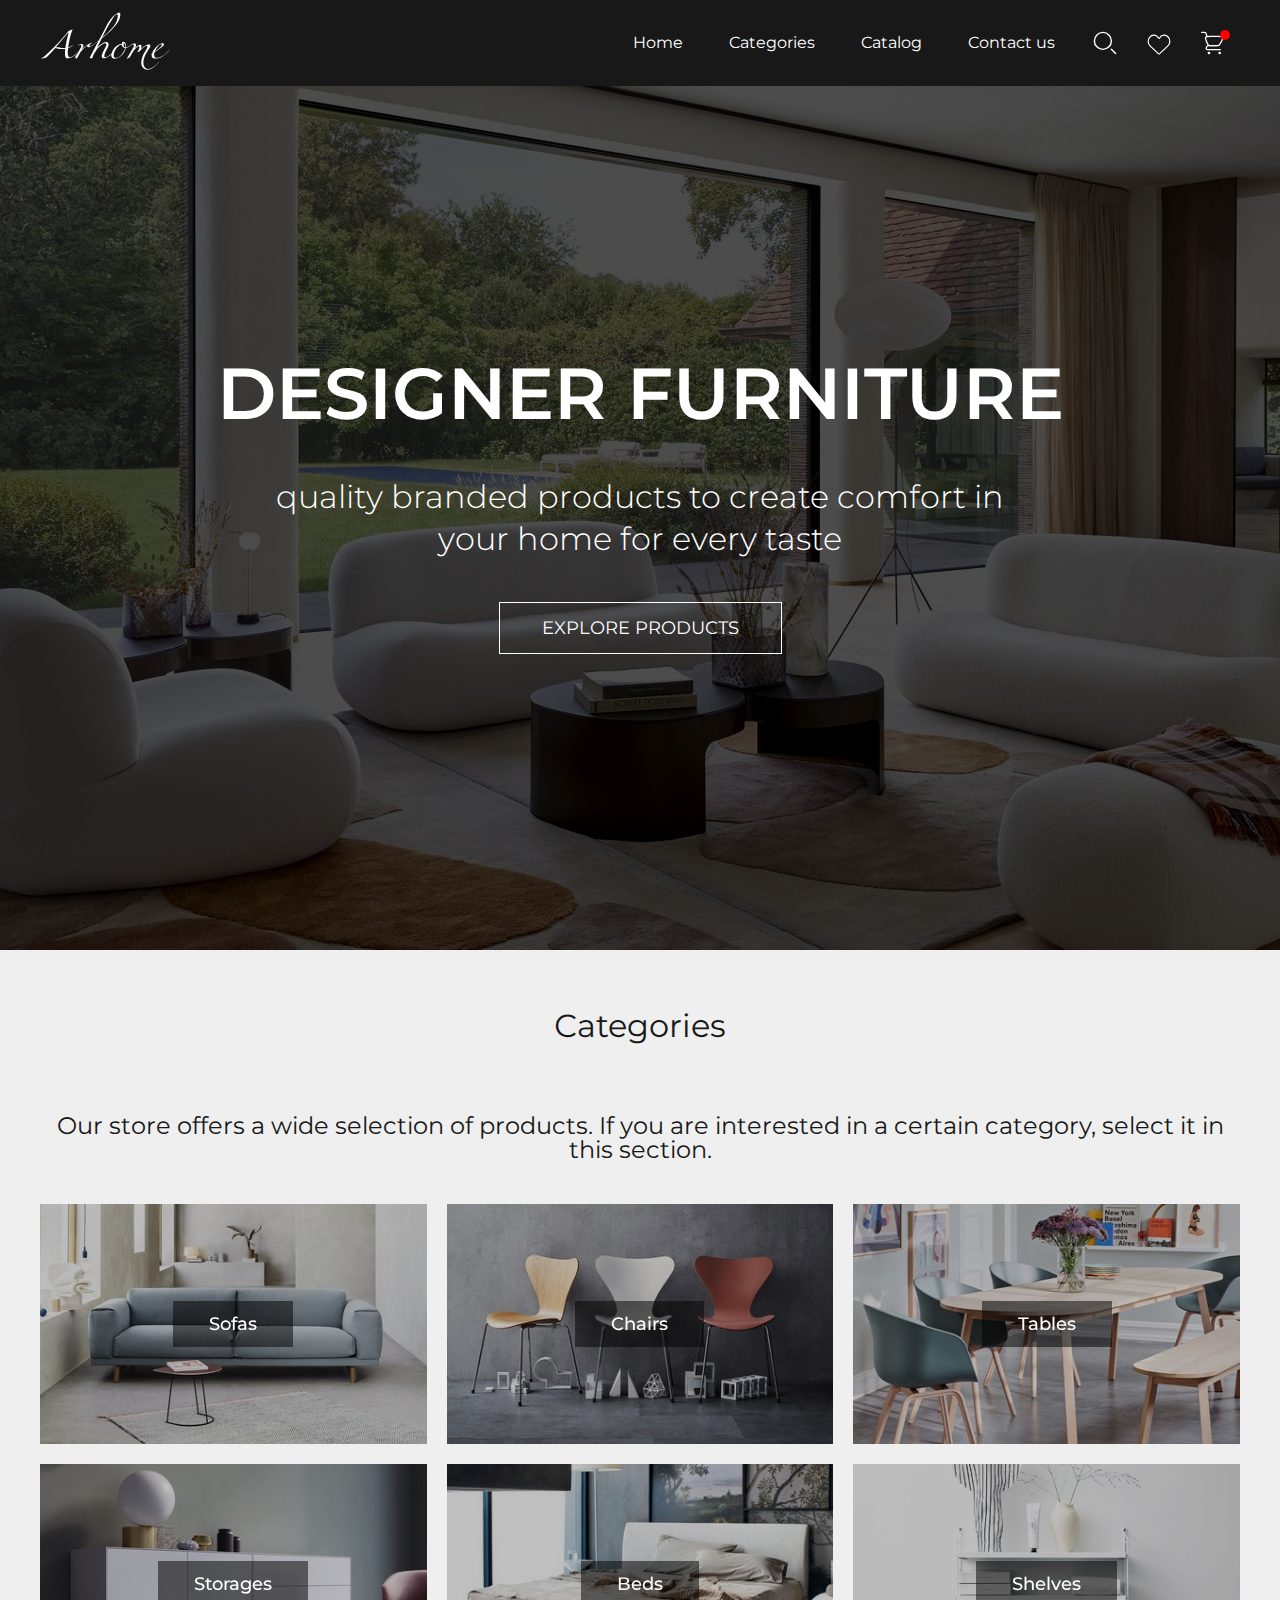
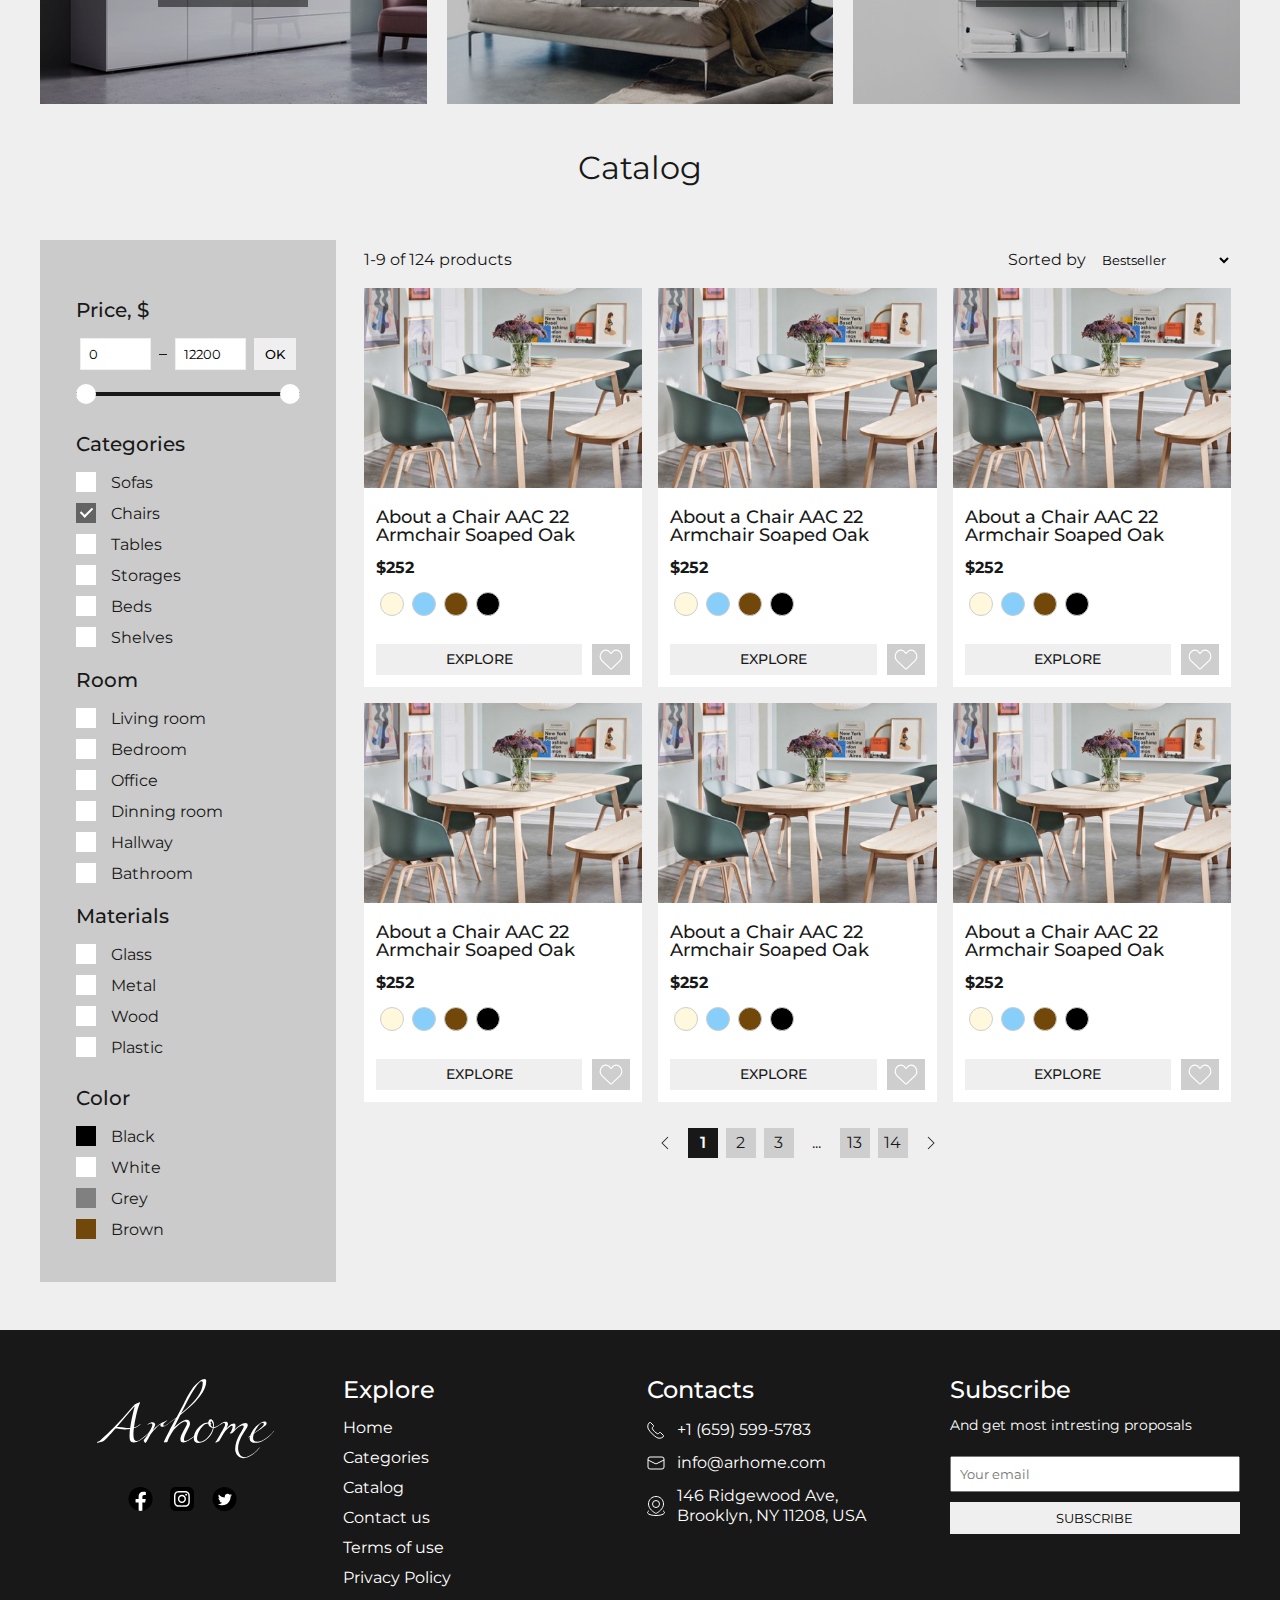
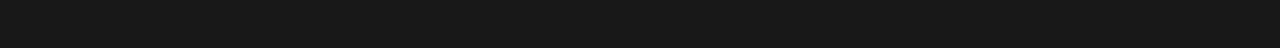
<file: category/chairs.html>
<!DOCTYPE html>
<html lang="en">

<head>
    <meta charset="UTF-8">
    <meta name="viewport" content="width=device-width, initial-scale=1.0">
    <title>Arhome Store - Home | The best designer furniture</title>
    <link rel="icon" type="image/x-icon" href="favicon.png">
    <link rel="stylesheet" href="/styles/reset.css">
    <link rel="stylesheet" href="/styles/styles.css">
</head>

<body>

    <header class="header">
        <div class="container header-container">
            <div class="header__logo-wrapper">
                <a href="/">
                    <img class="header__logo-image" src="/images/icon/logo.svg" alt="Store logo">
                </a>
            </div>
            <div class="header__nav-wrapper">
                <ul>
                    <li>
                        <a href="/">
                            Home
                        </a>
                    </li>
                    <li>
                        <a href="/#categories">
                            Categories
                        </a>
                    </li>
                    <li>
                        <a href="/#catalog">
                            Catalog
                        </a>
                    </li>
                    <li>
                        <a href="/contact-us.html">
                            Contact us
                        </a>
                    </li>
                    <li>
                        <button>
                            <svg class="search-icon" width="24" height="24" viewBox="0 0 17 17" fill="none"
                                xmlns="http://www.w3.org/2000/svg">
                                <circle cx="7" cy="7" r="6" stroke="white" />
                                <path d="M16 16L13 13" stroke="white" stroke-linecap="round" />
                            </svg>
                        </button>
                    </li>
                    <li>
                        <button>
                            <svg class="favorites-icon" width="26" height="26" viewBox="0 0 22 21" fill="none"
                                xmlns="http://www.w3.org/2000/svg">
                                <path
                                    d="M3.45067 12.9082L10.4033 19.4395C10.6428 19.6644 10.7625 19.7769 10.9037 19.8046C10.9673 19.8171 11.0327 19.8171 11.0963 19.8046C11.2375 19.7769 11.3572 19.6644 11.5967 19.4395L18.5493 12.9082C20.5055 11.0706 20.743 8.0466 19.0978 5.92607L18.7885 5.52734C16.8203 2.99058 12.8696 3.41601 11.4867 6.31365C11.2913 6.72296 10.7087 6.72296 10.5133 6.31365C9.13037 3.41601 5.17972 2.99058 3.21154 5.52735L2.90219 5.92607C1.25695 8.0466 1.4945 11.0706 3.45067 12.9082Z"
                                    stroke="white" />
                            </svg>
                        </button>
                    </li>
                    <li>
                        <button>
                            <a href="/cart.html">
                                <svg class="cart-icon" width="24" height="24" viewBox="0 0 18 17" fill="none"
                                    xmlns="http://www.w3.org/2000/svg">
                                    <path
                                        d="M0.5 0.5H2.05848C2.7542 0.5 3.10206 0.5 3.36395 0.688758C3.62584 0.877516 3.73584 1.20753 3.95585 1.86754L4.5 3.5"
                                        stroke="white" stroke-linecap="round" />
                                    <path
                                        d="M14.5 13.5H5.05091C4.90471 13.5 4.83162 13.5 4.77616 13.4938C4.18857 13.428 3.78605 12.8695 3.90945 12.2913C3.92109 12.2367 3.94421 12.1674 3.99044 12.0287V12.0287C4.04177 11.8747 4.06743 11.7977 4.09579 11.7298C4.38607 11.0342 5.04277 10.5608 5.79448 10.5054C5.8679 10.5 5.94906 10.5 6.11137 10.5H11.5"
                                        stroke="white" stroke-linecap="round" stroke-linejoin="round" />
                                    <path
                                        d="M11.1787 10.5H8.13758C6.85836 10.5 6.21875 10.5 5.71781 10.1697C5.21687 9.83936 4.96492 9.25147 4.461 8.07568L4.29218 7.68176C3.48269 5.79294 3.07794 4.84853 3.52255 4.17426C3.96715 3.5 4.99464 3.5 7.04962 3.5H12.3305C14.6295 3.5 15.779 3.5 16.2126 4.24711C16.6462 4.99422 16.0758 5.99229 14.9352 7.98842L14.6517 8.48456C14.0897 9.46795 13.8088 9.95964 13.3432 10.2298C12.8776 10.5 12.3113 10.5 11.1787 10.5Z"
                                        stroke="white" stroke-linecap="round" />
                                    <circle cx="14" cy="16" r="1" fill="white" />
                                    <circle cx="6" cy="16" r="1" fill="white" />
                                </svg>
                            </a>
                        </button>
                    </li>
                </ul>
            </div>
            <div class="header__mobile-nav-wrapper">
                <button>
                    <div class="header__mobile-nav-icon">
                        <img src="/images/icon/menu.svg" alt="Menu icon">
                    </div>
                    <div class="header__mobile-nav-menu">
                        <ul>
                            <li>
                                <a href="/">
                                    Home
                                </a>
                            </li>
                            <li>
                                <a href="/#categories">
                                    Categories
                                </a>
                            </li>
                            <li>
                                <a href="/#catalog">
                                    Catalog
                                </a>
                            </li>
                            <li>
                                <a href="/contact-us.html">
                                    Contact us
                                </a>
                            </li>
                        </ul>
                        <ul>
                            <li>
                                <a href="#">
                                    <svg class="search-icon" width="24" height="24" viewBox="0 0 17 17" fill="none"
                                        xmlns="http://www.w3.org/2000/svg">
                                        <circle cx="7" cy="7" r="6" stroke="white" />
                                        <path d="M16 16L13 13" stroke="white" stroke-linecap="round" />
                                    </svg>
                                </a>
                            </li>
                            <li>
                                <a href="#">
                                    <svg class="favorites-icon" width="26" height="26" viewBox="0 0 22 21" fill="none"
                                        xmlns="http://www.w3.org/2000/svg">
                                        <path
                                            d="M3.45067 12.9082L10.4033 19.4395C10.6428 19.6644 10.7625 19.7769 10.9037 19.8046C10.9673 19.8171 11.0327 19.8171 11.0963 19.8046C11.2375 19.7769 11.3572 19.6644 11.5967 19.4395L18.5493 12.9082C20.5055 11.0706 20.743 8.0466 19.0978 5.92607L18.7885 5.52734C16.8203 2.99058 12.8696 3.41601 11.4867 6.31365C11.2913 6.72296 10.7087 6.72296 10.5133 6.31365C9.13037 3.41601 5.17972 2.99058 3.21154 5.52735L2.90219 5.92607C1.25695 8.0466 1.4945 11.0706 3.45067 12.9082Z"
                                            stroke="white" />
                                    </svg>
                                </a>
                            </li>
                            <li>
                                <a href="/cart.html">
                                    <svg class="cart-icon" width="24" height="24" viewBox="0 0 18 17" fill="none"
                                        xmlns="http://www.w3.org/2000/svg">
                                        <path
                                            d="M0.5 0.5H2.05848C2.7542 0.5 3.10206 0.5 3.36395 0.688758C3.62584 0.877516 3.73584 1.20753 3.95585 1.86754L4.5 3.5"
                                            stroke="white" stroke-linecap="round" />
                                        <path
                                            d="M14.5 13.5H5.05091C4.90471 13.5 4.83162 13.5 4.77616 13.4938C4.18857 13.428 3.78605 12.8695 3.90945 12.2913C3.92109 12.2367 3.94421 12.1674 3.99044 12.0287V12.0287C4.04177 11.8747 4.06743 11.7977 4.09579 11.7298C4.38607 11.0342 5.04277 10.5608 5.79448 10.5054C5.8679 10.5 5.94906 10.5 6.11137 10.5H11.5"
                                            stroke="white" stroke-linecap="round" stroke-linejoin="round" />
                                        <path
                                            d="M11.1787 10.5H8.13758C6.85836 10.5 6.21875 10.5 5.71781 10.1697C5.21687 9.83936 4.96492 9.25147 4.461 8.07568L4.29218 7.68176C3.48269 5.79294 3.07794 4.84853 3.52255 4.17426C3.96715 3.5 4.99464 3.5 7.04962 3.5H12.3305C14.6295 3.5 15.779 3.5 16.2126 4.24711C16.6462 4.99422 16.0758 5.99229 14.9352 7.98842L14.6517 8.48456C14.0897 9.46795 13.8088 9.95964 13.3432 10.2298C12.8776 10.5 12.3113 10.5 11.1787 10.5Z"
                                            stroke="white" stroke-linecap="round" />
                                        <circle cx="14" cy="16" r="1" fill="white" />
                                        <circle cx="6" cy="16" r="1" fill="white" />
                                    </svg>
                                </a>
                            </li>
                        </ul>
                    </div>
                </button>
                <button>
                    <div>
                        <img src="/images/icon/close-menu.svg" alt="Close menu icon">
                    </div>
                </button>
            </div>
        </div>
    </header>

    <section class="introduction">
        <div class="introduction__background">

        </div>
        <div class="introduction__content">
            <div class="introduction__title">
                Designer furniture
            </div>
            <div class="introduction__subtitle">
                Quality branded products to create comfort in your home for every taste
            </div>
            <div class="introduction__button">
                <a href="/#catalog">
                    Explore products
                </a>
            </div>
        </div>
    </section>

    <section id="categories" class="products-categories">
        <div class="container">
            <div class="products-categories__title">
                <h2>Сategories</h2>
            </div>
            <div class="products-categories__subtitle">
                <p>Our store offers a wide selection of products. If you are interested in a certain category, select it
                    in this section.
                <p>
            </div>
            <div class="products-categories__list">
                <div class="products-categories__list-item">
                    <a href="/category/sofas.html#catalog" class="products-categories__list-item-title">
                        <p>
                            Sofas
                        </p>
                    </a>
                </div>
                <div class="products-categories__list-item">
                    <a href="/category/chairs.html#catalog" class="products-categories__list-item-title">
                        <p>
                            Chairs
                        </p>
                    </a>
                </div>
                <div class="products-categories__list-item">
                    <a href="/category/tables.html#catalog" class="products-categories__list-item-title">
                        <p>
                            Tables
                        </p>
                    </a>
                </div>

                <div class="products-categories__list-item">
                    <a href="/category/storages.html#catalog" class="products-categories__list-item-title">
                        <p>
                            Storages
                        </p>
                    </a>
                </div>

                <div class="products-categories__list-item">
                    <a href="/category/beds.html#catalog" class="products-categories__list-item-title">
                        <p>
                            Beds
                        </p>
                    </a>
                </div>
                <div class="products-categories__list-item">
                    <a href="/category/shelves.html#catalog" class="products-categories__list-item-title">
                        <p>
                            Shelves
                        </p>
                    </a>
                </div>
            </div>
        </div>
    </section>

    <section id="catalog" class="products-list">
        <div class="container">
            <div class="products-categories__title">
                <h2>Catalog</h2>
            </div>
            <div class="products-list__wrapper">
                <div class="products-list__filter">
                    <div class="products-list__filter-price">
                        <p class="products-list__filter-price-title">
                            Price, $
                        </p>
                        <div class="products-list__filter-price-inputs">
                            <input type="number" min="0" max="10000" value="0" name="minPrace">
                            <span class="line"></span>
                            <input type="number" min="1" max="12200" value="12200" name="maxPrice">
                            <input type="submit" value="OK">
                        </div>
                        <div class="products-list__filter-price-selector">
                            <div class="line">
                            </div>
                            <div class="left">
                            </div>
                            <div class="right">
                            </div>
                        </div>
                    </div>
                    <div class="products-list__filter-list">
                        <p class="products-list__filter-list-title">
                            Categories
                        </p>
                        <label class="checkbox-container">
                            Sofas
                            <input type="checkbox">
                            <span class="checkmark"></span>
                        </label>
                        <label class="checkbox-container">
                            Chairs
                            <input type="checkbox" checked>
                            <span class="checkmark"></span>
                        </label>
                        <label class="checkbox-container">
                            Tables
                            <input type="checkbox">
                            <span class="checkmark"></span>
                        </label>
                        <label class="checkbox-container">
                            Storages
                            <input type="checkbox">
                            <span class="checkmark"></span>
                        </label>
                        <label class="checkbox-container">
                            Beds
                            <input type="checkbox">
                            <span class="checkmark"></span>
                        </label>
                        <label class="checkbox-container">
                            Shelves
                            <input type="checkbox">
                            <span class="checkmark"></span>
                        </label>
                    </div>
                    <div class="products-list__filter-list">
                        <p class="products-list__filter-list-title">
                            Room
                        </p>
                        <label class="checkbox-container">
                            Living room
                            <input type="checkbox">
                            <span class="checkmark"></span>
                        </label>
                        <label class="checkbox-container">
                            Bedroom
                            <input type="checkbox">
                            <span class="checkmark"></span>
                        </label>
                        <label class="checkbox-container">
                            Office
                            <input type="checkbox">
                            <span class="checkmark"></span>
                        </label>
                        <label class="checkbox-container">
                            Dinning room
                            <input type="checkbox">
                            <span class="checkmark"></span>
                        </label>
                        <label class="checkbox-container">
                            Hallway
                            <input type="checkbox">
                            <span class="checkmark"></span>
                        </label>
                        <label class="checkbox-container">
                            Bathroom
                            <input type="checkbox">
                            <span class="checkmark"></span>
                        </label>
                    </div>
                    <div class="products-list__filter-list">
                        <p class="products-list__filter-list-title">
                            Materials
                        </p>
                        <div class="scroll">
                            <label class="checkbox-container">
                                Glass
                                <input type="checkbox">
                                <span class="checkmark"></span>
                            </label>
                            <label class="checkbox-container">
                                Metal
                                <input type="checkbox">
                                <span class="checkmark"></span>
                            </label>
                            <label class="checkbox-container">
                                Wood
                                <input type="checkbox">
                                <span class="checkmark"></span>
                            </label>
                            <label class="checkbox-container">
                                Plastic
                                <input type="checkbox">
                                <span class="checkmark"></span>
                            </label>
                            <label class="checkbox-container">
                                Stone
                                <input type="checkbox">
                                <span class="checkmark"></span>
                            </label>
                            <label class="checkbox-container">
                                Fabric
                                <input type="checkbox">
                                <span class="checkmark"></span>
                            </label>
                            <label class="checkbox-container">
                                Leather
                                <input type="checkbox">
                                <span class="checkmark"></span>
                            </label>
                        </div>
                    </div>
                    <div class="products-list__filter-list colors">
                        <p class="products-list__filter-list-title">
                            Color
                        </p>
                        <div class="scroll">
                            <label class="checkbox-container">
                                Black
                                <input type="checkbox">
                                <span class="checkmark" style="background-color: black;"></span>
                            </label>
                            <label class="checkbox-container">
                                White
                                <input type="checkbox">
                                <span class="checkmark" style="background-color: white;"></span>
                            </label>
                            <label class="checkbox-container">
                                Grey
                                <input type="checkbox">
                                <span class="checkmark" style="background-color: grey;"></span>
                            </label>
                            <label class="checkbox-container">
                                Brown
                                <input type="checkbox">
                                <span class="checkmark" style="background-color: #71470a;"></span>
                            </label>
                            <label class="checkbox-container">
                                Beige
                                <input type="checkbox">
                                <span class="checkmark" style="background-color: #ddbc88;"></span>
                            </label>
                            <label class="checkbox-container">
                                Gold
                                <input type="checkbox">
                                <span class="checkmark" style="background-color: gold;"></span>
                            </label>
                            <label class="checkbox-container">
                                Silver
                                <input type="checkbox">
                                <span class="checkmark" style="background-color: silver;"></span>
                            </label>
                        </div>
                    </div>
                </div>
                <div class="products-list__products">
                    <div class="products-list__products-sorting">
                        <div class="products-list__products-sorting-amount">
                            1-9 of 124 products
                        </div>
                        <div class="products-list__products-sorting-button">
                            Sorted by
                            <select name="sorting">
                                <option value="1">Bestseller</option>
                                <option value="2">Price descending</option>
                                <option value="3">Price ascending</option>
                                <option value="4">New Arrivals</option>
                            </select>
                        </div>
                    </div>
                    <div class="products-list__products-filter-mobile">
                        <button class="products-list__products-filter-modal-control">
                            Filter
                            <div class="products-list__products-filter-modal">
                                <div class="products-list__filter-price">
                                    <p class="products-list__filter-price-title">
                                        Price, $
                                    </p>
                                    <div class="products-list__filter-price-inputs">
                                        <input type="number" min="0" max="10000" value="0" name="minPrace">
                                        <span class="line"></span>
                                        <input type="number" min="1" max="12200" value="12200" name="maxPrice">
                                        <input type="submit" value="OK">
                                    </div>
                                    <div class="products-list__filter-price-selector">
                                        <div class="line">
                                        </div>
                                        <div class="left">
                                        </div>
                                        <div class="right">
                                        </div>
                                    </div>
                                </div>
                                <div class="products-list__filter-list">
                                    <p class="products-list__filter-list-title">
                                        Categories
                                    </p>
                                    <label class="checkbox-container">
                                        Sofas
                                        <input type="checkbox">
                                        <span class="checkmark"></span>
                                    </label>
                                    <label class="checkbox-container">
                                        Chairs
                                        <input type="checkbox" checked>
                                        <span class="checkmark"></span>
                                    </label>
                                    <label class="checkbox-container">
                                        Tables
                                        <input type="checkbox">
                                        <span class="checkmark"></span>
                                    </label>
                                    <label class="checkbox-container">
                                        Storages
                                        <input type="checkbox">
                                        <span class="checkmark"></span>
                                    </label>
                                    <label class="checkbox-container">
                                        Beds
                                        <input type="checkbox">
                                        <span class="checkmark"></span>
                                    </label>
                                    <label class="checkbox-container">
                                        Shelves
                                        <input type="checkbox">
                                        <span class="checkmark"></span>
                                    </label>
                                </div>
                                <div class="products-list__filter-list">
                                    <p class="products-list__filter-list-title">
                                        Room
                                    </p>
                                    <label class="checkbox-container">
                                        Living room
                                        <input type="checkbox">
                                        <span class="checkmark"></span>
                                    </label>
                                    <label class="checkbox-container">
                                        Bedroom
                                        <input type="checkbox">
                                        <span class="checkmark"></span>
                                    </label>
                                    <label class="checkbox-container">
                                        Office
                                        <input type="checkbox">
                                        <span class="checkmark"></span>
                                    </label>
                                    <label class="checkbox-container">
                                        Dinning room
                                        <input type="checkbox">
                                        <span class="checkmark"></span>
                                    </label>
                                    <label class="checkbox-container">
                                        Hallway
                                        <input type="checkbox">
                                        <span class="checkmark"></span>
                                    </label>
                                    <label class="checkbox-container">
                                        Bathroom
                                        <input type="checkbox">
                                        <span class="checkmark"></span>
                                    </label>
                                </div>
                                <div class="products-list__filter-list">
                                    <p class="products-list__filter-list-title">
                                        Materials
                                    </p>
                                    <div>
                                        <label class="checkbox-container">
                                            Glass
                                            <input type="checkbox">
                                            <span class="checkmark"></span>
                                        </label>
                                        <label class="checkbox-container">
                                            Metal
                                            <input type="checkbox">
                                            <span class="checkmark"></span>
                                        </label>
                                        <label class="checkbox-container">
                                            Wood
                                            <input type="checkbox">
                                            <span class="checkmark"></span>
                                        </label>
                                        <label class="checkbox-container">
                                            Plastic
                                            <input type="checkbox">
                                            <span class="checkmark"></span>
                                        </label>
                                        <label class="checkbox-container">
                                            Stone
                                            <input type="checkbox">
                                            <span class="checkmark"></span>
                                        </label>
                                        <label class="checkbox-container">
                                            Fabric
                                            <input type="checkbox">
                                            <span class="checkmark"></span>
                                        </label>
                                        <label class="checkbox-container">
                                            Leather
                                            <input type="checkbox">
                                            <span class="checkmark"></span>
                                        </label>
                                    </div>
                                    <div class="products-list__filter-list colors">
                                        <p class="products-list__filter-list-title">
                                            Color
                                        </p>
                                        <div>
                                            <label class="checkbox-container">
                                                Black
                                                <input type="checkbox">
                                                <span class="checkmark" style="background-color: black;"></span>
                                            </label>
                                            <label class="checkbox-container">
                                                White
                                                <input type="checkbox">
                                                <span class="checkmark" style="background-color: white;"></span>
                                            </label>
                                            <label class="checkbox-container">
                                                Grey
                                                <input type="checkbox">
                                                <span class="checkmark" style="background-color: grey;"></span>
                                            </label>
                                            <label class="checkbox-container">
                                                Brown
                                                <input type="checkbox">
                                                <span class="checkmark" style="background-color: #71470a;"></span>
                                            </label>
                                            <label class="checkbox-container">
                                                Beige
                                                <input type="checkbox">
                                                <span class="checkmark" style="background-color: #ddbc88;"></span>
                                            </label>
                                            <label class="checkbox-container">
                                                Gold
                                                <input type="checkbox">
                                                <span class="checkmark" style="background-color: gold;"></span>
                                            </label>
                                            <label class="checkbox-container">
                                                Silver
                                                <input type="checkbox">
                                                <span class="checkmark" style="background-color: silver;"></span>
                                            </label>
                                        </div>
                                    </div>
                                </div>
                        </button>
                    </div>
                    <div class="products-list__products-container">
                        <div class="products-list__product">
                            <div class="products-list__product-cover">
                                <img src="/images/products/chair.jpg" alt="About a Chair AAC 22 Armchair Soaped Oak">
                            </div>
                            <div class="products-list__product-info">
                                <p class="products-list__product-title">
                                    <a href="/product.html">
                                        About a Chair AAC 22 Armchair Soaped Oak
                                    </a>
                                </p>
                                <p class="products-list__product-price">$252</p>
                                <div class="products-list__product-colors">
                                    <div style="background-color: cornsilk;"></div>
                                    <div style="background-color: lightskyblue;"></div>
                                    <div style="background-color: #71470a;"></div>
                                    <div style="background-color: black;"></div>
                                </div>
                                <div class="products-list__product-buttons">
                                    <a href="/product.html" class="products-list__product-button">
                                        Explore
                                    </a>
                                    <button class="products-list__product-favorites">
                                        <svg class="favorites-icon" width="26" height="26" viewBox="0 0 22 21"
                                            fill="none" xmlns="http://www.w3.org/2000/svg">
                                            <path
                                                d="M3.45067 12.9082L10.4033 19.4395C10.6428 19.6644 10.7625 19.7769 10.9037 19.8046C10.9673 19.8171 11.0327 19.8171 11.0963 19.8046C11.2375 19.7769 11.3572 19.6644 11.5967 19.4395L18.5493 12.9082C20.5055 11.0706 20.743 8.0466 19.0978 5.92607L18.7885 5.52734C16.8203 2.99058 12.8696 3.41601 11.4867 6.31365C11.2913 6.72296 10.7087 6.72296 10.5133 6.31365C9.13037 3.41601 5.17972 2.99058 3.21154 5.52735L2.90219 5.92607C1.25695 8.0466 1.4945 11.0706 3.45067 12.9082Z"
                                                stroke="white" />
                                        </svg>
                                    </button>
                                </div>
                            </div>
                        </div>
                        <div class="products-list__product">
                            <div class="products-list__product-cover">
                                <img src="/images/products/chair.jpg" alt="About a Chair AAC 22 Armchair Soaped Oak">
                            </div>
                            <div class="products-list__product-info">
                                <p class="products-list__product-title">
                                    <a href="/product.html">
                                        About a Chair AAC 22 Armchair Soaped Oak
                                    </a>
                                </p>
                                <p class="products-list__product-price">$252</p>
                                <div class="products-list__product-colors">
                                    <div style="background-color: cornsilk;"></div>
                                    <div style="background-color: lightskyblue;"></div>
                                    <div style="background-color: #71470a;"></div>
                                    <div style="background-color: black;"></div>
                                </div>
                                <div class="products-list__product-buttons">
                                    <a href="/product.html" class="products-list__product-button">
                                        Explore
                                    </a>
                                    <button class="products-list__product-favorites">
                                        <svg class="favorites-icon" width="26" height="26" viewBox="0 0 22 21"
                                            fill="none" xmlns="http://www.w3.org/2000/svg">
                                            <path
                                                d="M3.45067 12.9082L10.4033 19.4395C10.6428 19.6644 10.7625 19.7769 10.9037 19.8046C10.9673 19.8171 11.0327 19.8171 11.0963 19.8046C11.2375 19.7769 11.3572 19.6644 11.5967 19.4395L18.5493 12.9082C20.5055 11.0706 20.743 8.0466 19.0978 5.92607L18.7885 5.52734C16.8203 2.99058 12.8696 3.41601 11.4867 6.31365C11.2913 6.72296 10.7087 6.72296 10.5133 6.31365C9.13037 3.41601 5.17972 2.99058 3.21154 5.52735L2.90219 5.92607C1.25695 8.0466 1.4945 11.0706 3.45067 12.9082Z"
                                                stroke="white" />
                                        </svg>
                                    </button>
                                </div>
                            </div>
                        </div>
                        <div class="products-list__product">
                            <div class="products-list__product-cover">
                                <img src="/images/products/chair.jpg" alt="About a Chair AAC 22 Armchair Soaped Oak">
                            </div>
                            <div class="products-list__product-info">
                                <p class="products-list__product-title">
                                    <a href="/product.html">
                                        About a Chair AAC 22 Armchair Soaped Oak
                                    </a>
                                </p>
                                <p class="products-list__product-price">$252</p>
                                <div class="products-list__product-colors">
                                    <div style="background-color: cornsilk;"></div>
                                    <div style="background-color: lightskyblue;"></div>
                                    <div style="background-color: #71470a;"></div>
                                    <div style="background-color: black;"></div>
                                </div>
                                <div class="products-list__product-buttons">
                                    <a href="/product.html" class="products-list__product-button">
                                        Explore
                                    </a>
                                    <button class="products-list__product-favorites">
                                        <svg class="favorites-icon" width="26" height="26" viewBox="0 0 22 21"
                                            fill="none" xmlns="http://www.w3.org/2000/svg">
                                            <path
                                                d="M3.45067 12.9082L10.4033 19.4395C10.6428 19.6644 10.7625 19.7769 10.9037 19.8046C10.9673 19.8171 11.0327 19.8171 11.0963 19.8046C11.2375 19.7769 11.3572 19.6644 11.5967 19.4395L18.5493 12.9082C20.5055 11.0706 20.743 8.0466 19.0978 5.92607L18.7885 5.52734C16.8203 2.99058 12.8696 3.41601 11.4867 6.31365C11.2913 6.72296 10.7087 6.72296 10.5133 6.31365C9.13037 3.41601 5.17972 2.99058 3.21154 5.52735L2.90219 5.92607C1.25695 8.0466 1.4945 11.0706 3.45067 12.9082Z"
                                                stroke="white" />
                                        </svg>
                                    </button>
                                </div>
                            </div>
                        </div>
                        <div class="products-list__product">
                            <div class="products-list__product-cover">
                                <img src="/images/products/chair.jpg" alt="About a Chair AAC 22 Armchair Soaped Oak">
                            </div>
                            <div class="products-list__product-info">
                                <p class="products-list__product-title">
                                    <a href="/product.html">
                                        About a Chair AAC 22 Armchair Soaped Oak
                                    </a>
                                </p>
                                <p class="products-list__product-price">$252</p>
                                <div class="products-list__product-colors">
                                    <div style="background-color: cornsilk;"></div>
                                    <div style="background-color: lightskyblue;"></div>
                                    <div style="background-color: #71470a;"></div>
                                    <div style="background-color: black;"></div>
                                </div>
                                <div class="products-list__product-buttons">
                                    <a href="/product.html" class="products-list__product-button">
                                        Explore
                                    </a>
                                    <button class="products-list__product-favorites">
                                        <svg class="favorites-icon" width="26" height="26" viewBox="0 0 22 21"
                                            fill="none" xmlns="http://www.w3.org/2000/svg">
                                            <path
                                                d="M3.45067 12.9082L10.4033 19.4395C10.6428 19.6644 10.7625 19.7769 10.9037 19.8046C10.9673 19.8171 11.0327 19.8171 11.0963 19.8046C11.2375 19.7769 11.3572 19.6644 11.5967 19.4395L18.5493 12.9082C20.5055 11.0706 20.743 8.0466 19.0978 5.92607L18.7885 5.52734C16.8203 2.99058 12.8696 3.41601 11.4867 6.31365C11.2913 6.72296 10.7087 6.72296 10.5133 6.31365C9.13037 3.41601 5.17972 2.99058 3.21154 5.52735L2.90219 5.92607C1.25695 8.0466 1.4945 11.0706 3.45067 12.9082Z"
                                                stroke="white" />
                                        </svg>
                                    </button>
                                </div>
                            </div>
                        </div>
                        <div class="products-list__product">
                            <div class="products-list__product-cover">
                                <img src="/images/products/chair.jpg" alt="About a Chair AAC 22 Armchair Soaped Oak">
                            </div>
                            <div class="products-list__product-info">
                                <p class="products-list__product-title">
                                    <a href="/product.html">
                                        About a Chair AAC 22 Armchair Soaped Oak
                                    </a>
                                </p>
                                <p class="products-list__product-price">$252</p>
                                <div class="products-list__product-colors">
                                    <div style="background-color: cornsilk;"></div>
                                    <div style="background-color: lightskyblue;"></div>
                                    <div style="background-color: #71470a;"></div>
                                    <div style="background-color: black;"></div>
                                </div>
                                <div class="products-list__product-buttons">
                                    <a href="/product.html" class="products-list__product-button">
                                        Explore
                                    </a>
                                    <button class="products-list__product-favorites">
                                        <svg class="favorites-icon" width="26" height="26" viewBox="0 0 22 21"
                                            fill="none" xmlns="http://www.w3.org/2000/svg">
                                            <path
                                                d="M3.45067 12.9082L10.4033 19.4395C10.6428 19.6644 10.7625 19.7769 10.9037 19.8046C10.9673 19.8171 11.0327 19.8171 11.0963 19.8046C11.2375 19.7769 11.3572 19.6644 11.5967 19.4395L18.5493 12.9082C20.5055 11.0706 20.743 8.0466 19.0978 5.92607L18.7885 5.52734C16.8203 2.99058 12.8696 3.41601 11.4867 6.31365C11.2913 6.72296 10.7087 6.72296 10.5133 6.31365C9.13037 3.41601 5.17972 2.99058 3.21154 5.52735L2.90219 5.92607C1.25695 8.0466 1.4945 11.0706 3.45067 12.9082Z"
                                                stroke="white" />
                                        </svg>
                                    </button>
                                </div>
                            </div>
                        </div>
                        <div class="products-list__product">
                            <div class="products-list__product-cover">
                                <img src="/images/products/chair.jpg" alt="About a Chair AAC 22 Armchair Soaped Oak">
                            </div>
                            <div class="products-list__product-info">
                                <p class="products-list__product-title">
                                    <a href="/product.html">
                                        About a Chair AAC 22 Armchair Soaped Oak
                                    </a>
                                </p>
                                <p class="products-list__product-price">$252</p>
                                <div class="products-list__product-colors">
                                    <div style="background-color: cornsilk;"></div>
                                    <div style="background-color: lightskyblue;"></div>
                                    <div style="background-color: #71470a;"></div>
                                    <div style="background-color: black;"></div>
                                </div>
                                <div class="products-list__product-buttons">
                                    <a href="/product.html" class="products-list__product-button">
                                        Explore
                                    </a>
                                    <button class="products-list__product-favorites">
                                        <svg class="favorites-icon" width="26" height="26" viewBox="0 0 22 21"
                                            fill="none" xmlns="http://www.w3.org/2000/svg">
                                            <path
                                                d="M3.45067 12.9082L10.4033 19.4395C10.6428 19.6644 10.7625 19.7769 10.9037 19.8046C10.9673 19.8171 11.0327 19.8171 11.0963 19.8046C11.2375 19.7769 11.3572 19.6644 11.5967 19.4395L18.5493 12.9082C20.5055 11.0706 20.743 8.0466 19.0978 5.92607L18.7885 5.52734C16.8203 2.99058 12.8696 3.41601 11.4867 6.31365C11.2913 6.72296 10.7087 6.72296 10.5133 6.31365C9.13037 3.41601 5.17972 2.99058 3.21154 5.52735L2.90219 5.92607C1.25695 8.0466 1.4945 11.0706 3.45067 12.9082Z"
                                                stroke="white" />
                                        </svg>
                                    </button>
                                </div>
                            </div>
                        </div>
                    </div>
                    <div class="products-list__products-pagination">
                        <div>
                            <img src="/images/icon/expand_left_light.svg" alt="Left arrow">
                        </div>
                        <div class="active">
                            1
                        </div>
                        <div>
                            2
                        </div>
                        <div>
                            3
                        </div>
                        <div class="space">
                            ...
                        </div>
                        <div>
                            13
                        </div>
                        <div>
                            14
                        </div>
                        <div>
                            <img src="/images/icon/expand_right_light.svg" alt="Right arrow">
                        </div>
                    </div>

                </div>
            </div>
        </div>
    </section>

    <footer class="footer">
        <div class="container footer-container">
            <div class="footer__logo-wrapper">
                <div class="footer__logo-image">
                    <a href="/">
                        <img src="/images/icon/logo.svg" alt="Store logo">
                    </a>
                </div>
                <div class="footer__logo-social">
                    <a href="#">
                        <svg alt="Facebook" class="svg-icon-facebook" version="1.1" xmlns="http://www.w3.org/2000/svg"
                            width="30" height="30" viewBox="0 0 30 30">
                            <rect x="0.5" width="24" height="24" rx="12" fill="black" />
                            <path
                                d="M17.1711 15.4688L17.7031 12H14.375V9.75C14.375 8.80078 14.8391 7.875 16.3297 7.875H17.8438V4.92188C17.8438 4.92188 16.4703 4.6875 15.1578 4.6875C12.4156 4.6875 10.625 6.34922 10.625 9.35625V12H7.57812V15.4688H10.625V23.8547C11.2367 23.9508 11.8625 24 12.5 24C13.1375 24 13.7633 23.9508 14.375 23.8547V15.4688H17.1711Z"
                                fill="white" />
                        </svg>
                    </a>
                    <a href="#">
                        <svg alt="Instagram" class="svg-icon-indtagram" version="1.1" xmlns="http://www.w3.org/2000/svg"
                            width="30" height="30" viewBox="0 0 30 30">
                            <path
                                d="M6.08577 23.9151C4.65848 23.8502 3.88314 23.6127 3.36743 23.4115C2.6841 23.1455 2.19693 22.8288 1.68407 22.3166C1.17122 21.8045 0.853806 21.3173 0.589176 20.634C0.388029 20.1183 0.150504 19.3429 0.0855946 17.9157C0.0142658 16.3728 0 15.9099 0 12.0011C0 8.09225 0.0156923 7.63004 0.0848813 6.08577C0.14979 4.65848 0.388742 3.88457 0.588463 3.36743C0.854519 2.6841 1.17193 2.19693 1.68336 1.68336C2.1955 1.17122 2.68268 0.853092 3.36672 0.588463C3.88243 0.387315 4.65777 0.14979 6.08506 0.0848813C7.62861 0.0142658 8.09225 0 11.9996 0C15.9085 0 16.3707 0.0156923 17.9149 0.0848813C19.3422 0.14979 20.1161 0.388742 20.6333 0.588463C21.3166 0.853092 21.8038 1.17122 22.3166 1.68336C22.8295 2.1955 23.1455 2.68339 23.4115 3.36672C23.6127 3.88243 23.8502 4.65777 23.9151 6.08506C23.9857 7.62933 24 8.09154 24 12.0004C24 15.9077 23.9857 16.3714 23.9151 17.9157C23.8502 19.3429 23.6113 20.1183 23.4115 20.634C23.1455 21.3173 22.8288 21.8045 22.3166 22.3166C21.8045 22.8288 21.3166 23.1455 20.6333 23.4115C20.1176 23.6127 19.3422 23.8502 17.9149 23.9151C16.3721 23.9857 15.9085 24 11.9996 24C8.09225 24 7.62862 23.9865 6.08577 23.9151Z"
                                fill="black" />
                            <path
                                d="M9.27709 11.915C9.27709 10.4579 10.4579 9.27645 11.915 9.27645C13.3721 9.27645 14.5535 10.4579 14.5535 11.915C14.5535 13.3721 13.3721 14.5535 11.915 14.5535C10.4579 14.5535 9.27709 13.3721 9.27709 11.915ZM7.85074 11.915C7.85074 14.1597 9.67031 15.9793 11.915 15.9793C14.1597 15.9793 15.9793 14.1597 15.9793 11.915C15.9793 9.67031 14.1597 7.85074 11.915 7.85074C9.67031 7.85074 7.85081 9.67018 7.85081 11.915M15.1904 7.68959C15.1903 7.87745 15.246 8.0611 15.3503 8.21734C15.4546 8.37357 15.6029 8.49537 15.7764 8.56733C15.9499 8.63929 16.1409 8.65817 16.3251 8.6216C16.5094 8.58502 16.6787 8.49463 16.8116 8.36185C16.9444 8.22907 17.035 8.05987 17.0717 7.87564C17.1084 7.69141 17.0897 7.50043 17.0179 7.32685C16.946 7.15327 16.8244 7.00488 16.6682 6.90045C16.5121 6.79603 16.3285 6.74025 16.1406 6.74017H16.1402C15.8884 6.74029 15.647 6.84034 15.4689 7.01836C15.2908 7.19637 15.1906 7.43779 15.1904 7.68959ZM8.71734 18.3577C7.94566 18.3225 7.52623 18.194 7.24749 18.0854C6.87796 17.9415 6.61429 17.7702 6.33708 17.4934C6.05986 17.2165 5.88827 16.9531 5.74504 16.5836C5.63638 16.305 5.50784 15.8854 5.47276 15.1137C5.43439 14.2794 5.42673 14.0288 5.42673 11.9151C5.42673 9.80144 5.43502 9.55152 5.47276 8.71652C5.5079 7.94484 5.63739 7.5261 5.74504 7.24667C5.8889 6.87713 6.06024 6.61347 6.33708 6.33625C6.61391 6.05904 6.87732 5.88744 7.24749 5.74421C7.5261 5.63556 7.94566 5.50702 8.71734 5.47194C9.55164 5.43356 9.80227 5.4259 11.915 5.4259C14.0277 5.4259 14.2786 5.43407 15.1136 5.47206C15.8853 5.50721 16.304 5.6367 16.5835 5.74434C16.953 5.88757 17.2167 6.05955 17.4939 6.33638C17.7711 6.61322 17.942 6.87726 18.0859 7.2468C18.1946 7.5254 18.3231 7.94496 18.3582 8.71664C18.3966 9.55164 18.4042 9.80157 18.4042 11.9153C18.4042 14.0289 18.3966 14.2789 18.3582 15.1139C18.323 15.8855 18.1939 16.305 18.0859 16.5837C17.942 16.9532 17.7707 17.2169 17.4939 17.4935C17.217 17.7701 16.953 17.9417 16.5835 18.0855C16.3048 18.1942 15.8853 18.3227 15.1136 18.3578C14.2793 18.3962 14.0287 18.4038 11.915 18.4038C9.80132 18.4038 9.55139 18.3962 8.71734 18.3578M8.6518 4.04793C7.8092 4.08631 7.23344 4.21991 6.73061 4.41557C6.21018 4.61762 5.76903 4.8887 5.32852 5.32852C4.888 5.76834 4.61762 6.20955 4.41557 6.73061C4.21991 7.23375 4.08631 7.8092 4.04793 8.6518C4.00893 9.49573 4 9.76554 4 11.915C4 14.0645 4.00893 14.3343 4.04793 15.1782C4.08631 16.0209 4.21991 16.5962 4.41557 17.0994C4.61762 17.6198 4.88806 18.0619 5.32852 18.5015C5.76897 18.9411 6.20955 19.2118 6.73061 19.4144C7.23439 19.6101 7.8092 19.7437 8.6518 19.7821C9.49618 19.8204 9.76554 19.83 11.915 19.83C14.0645 19.83 14.3343 19.8211 15.1782 19.7821C16.0209 19.7437 16.5962 19.6101 17.0994 19.4144C17.6198 19.2118 18.061 18.9413 18.5015 18.5015C18.942 18.0617 19.2118 17.6198 19.4144 17.0994C19.6101 16.5962 19.7443 16.0208 19.7821 15.1782C19.8204 14.3336 19.8294 14.0645 19.8294 11.915C19.8294 9.76554 19.8204 9.49573 19.7821 8.6518C19.7437 7.80914 19.6101 7.23344 19.4144 6.73061C19.2118 6.21018 18.9413 5.76903 18.5015 5.32852C18.0617 4.888 17.6198 4.61762 17.1 4.41557C16.5962 4.21991 16.0208 4.08567 15.1788 4.04793C14.3348 4.00937 14.0651 4 11.916 4C9.76681 4 9.49649 4.00893 8.65212 4.04793"
                                fill="white" />
                        </svg>
                    </a>
                    <a href="#">
                        <svg width="30" height="30" viewBox="0 0 30 30" fill="none" xmlns="http://www.w3.org/2000/svg">
                            <rect x="0.5" width="24" height="24" rx="12" fill="black" />
                            <path
                                d="M10.304 18.33C15.626 18.33 18.536 13.92 18.536 10.098C18.536 9.972 18.536 9.846 18.53 9.726C19.094 9.318 19.586 8.808 19.976 8.226C19.46 8.454 18.902 8.61 18.314 8.682C18.914 8.322 19.37 7.758 19.586 7.08C19.028 7.41 18.41 7.65 17.75 7.78199C17.222 7.21799 16.472 6.87 15.638 6.87C14.042 6.87 12.746 8.166 12.746 9.762C12.746 9.99 12.77 10.212 12.824 10.422C10.418 10.302 8.28796 9.15 6.85996 7.398C6.61396 7.824 6.46996 8.322 6.46996 8.85C6.46996 9.852 6.97996 10.74 7.75996 11.256C7.28596 11.244 6.84196 11.112 6.45196 10.896C6.45196 10.908 6.45196 10.92 6.45196 10.932C6.45196 12.336 7.44796 13.5 8.77396 13.77C8.53396 13.836 8.27596 13.872 8.01196 13.872C7.82596 13.872 7.64596 13.854 7.46596 13.818C7.83196 14.97 8.89996 15.804 10.166 15.828C9.17596 16.602 7.92796 17.064 6.57196 17.064C6.33796 17.064 6.10996 17.052 5.88196 17.022C7.14796 17.85 8.67196 18.33 10.304 18.33Z"
                                fill="white" />
                        </svg>
                    </a>
                </div>
            </div>
            <div class="footer__contacts-links">
                <p class="footer__contacts-links-title">
                    Explore
                </p>
                <ul>
                    <li>
                        <a href="/">
                            Home
                        </a>
                    </li>
                    <li>
                        <a href="/#categories">
                            Categories
                        </a>
                    </li>
                    <li>
                        <a href="/#catalog">
                            Catalog
                        </a>
                    </li>
                    <li>
                        <a href="/contact-us.html">
                            Contact us
                        </a>
                    </li>
                    <li>
                        <a href="#">
                            Terms of use
                        </a>
                    </li>
                    <li>
                        <a href="#">
                            Privacy Policy
                        </a>
                    </li>
                </ul>
            </div>
            <div class="footer__contacts">
                <p class="footer__contacts-title">
                    Contacts
                </p>
                <div class="footer__contacts-phone">
                    <img src="/images/icon/phone.svg" alt="Phone icon">
                    <a href="tel:+16595995783">
                        +1 (659) 599-5783
                    </a>
                </div>
                <div class="footer__contacts-email">
                    <img src="/images/icon/letter.svg" alt="Letter icon">
                    <a href="mailto:info@arhome.com">
                        info@arhome.com
                    </a>
                </div>
                <div class="footer__contacts-address">
                    <img src="/images/icon/address.svg" alt="Adress icon">
                    <a href="https://goo.gl/maps/C49wnDXq5ahmfaLSA" target="_blank">
                        146 Ridgewood Ave,
                        <br />
                        Brooklyn, NY 11208, USA
                    </a>
                </div>
            </div>
            <div class="footer__subscribe-form">
                <p class="footer__subscribe-form-title">
                    Subscribe
                </p>
                <p class="footer__subscribe-form-subtitle">
                    And get most intresting proposals
                </p>
                <input type="text" placeholder="Your email">
                <input type="submit" value="subscribe">
            </div>
        </div>
    </footer>

</body>

</html>
</file>
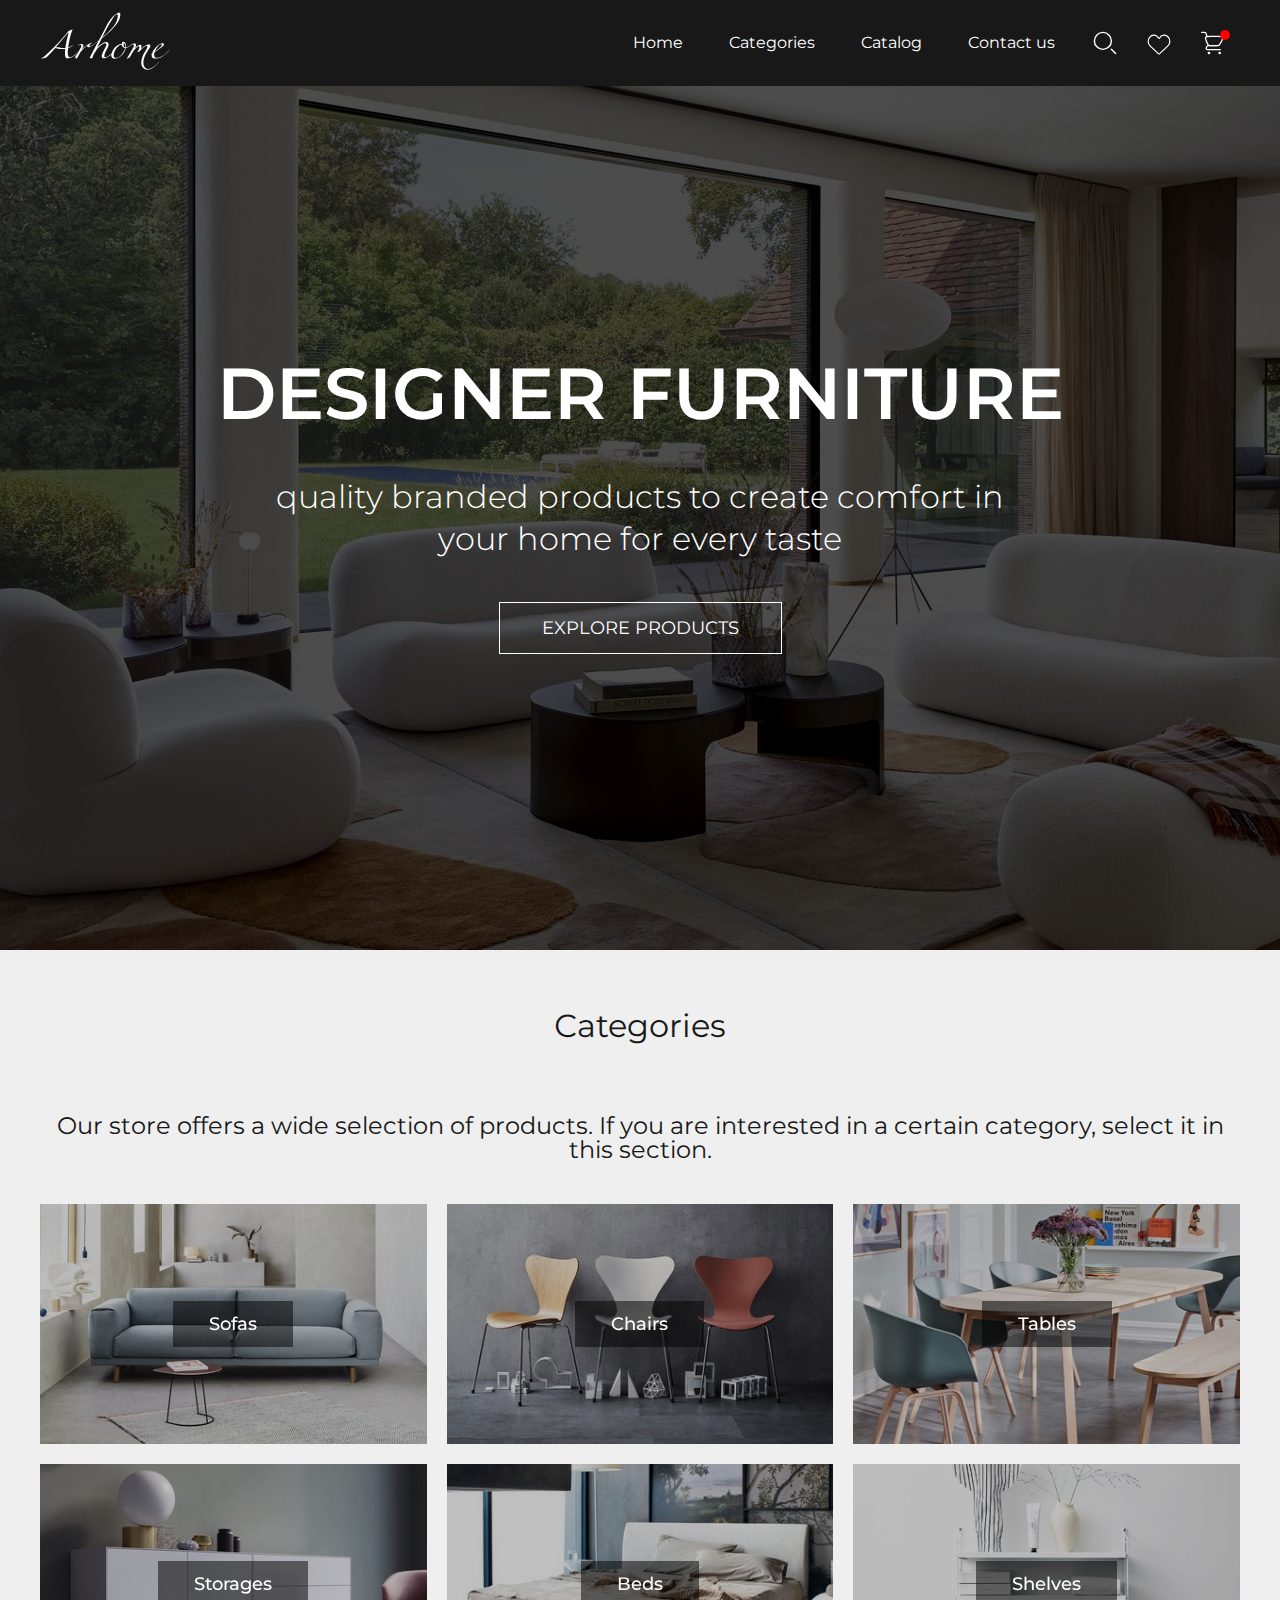
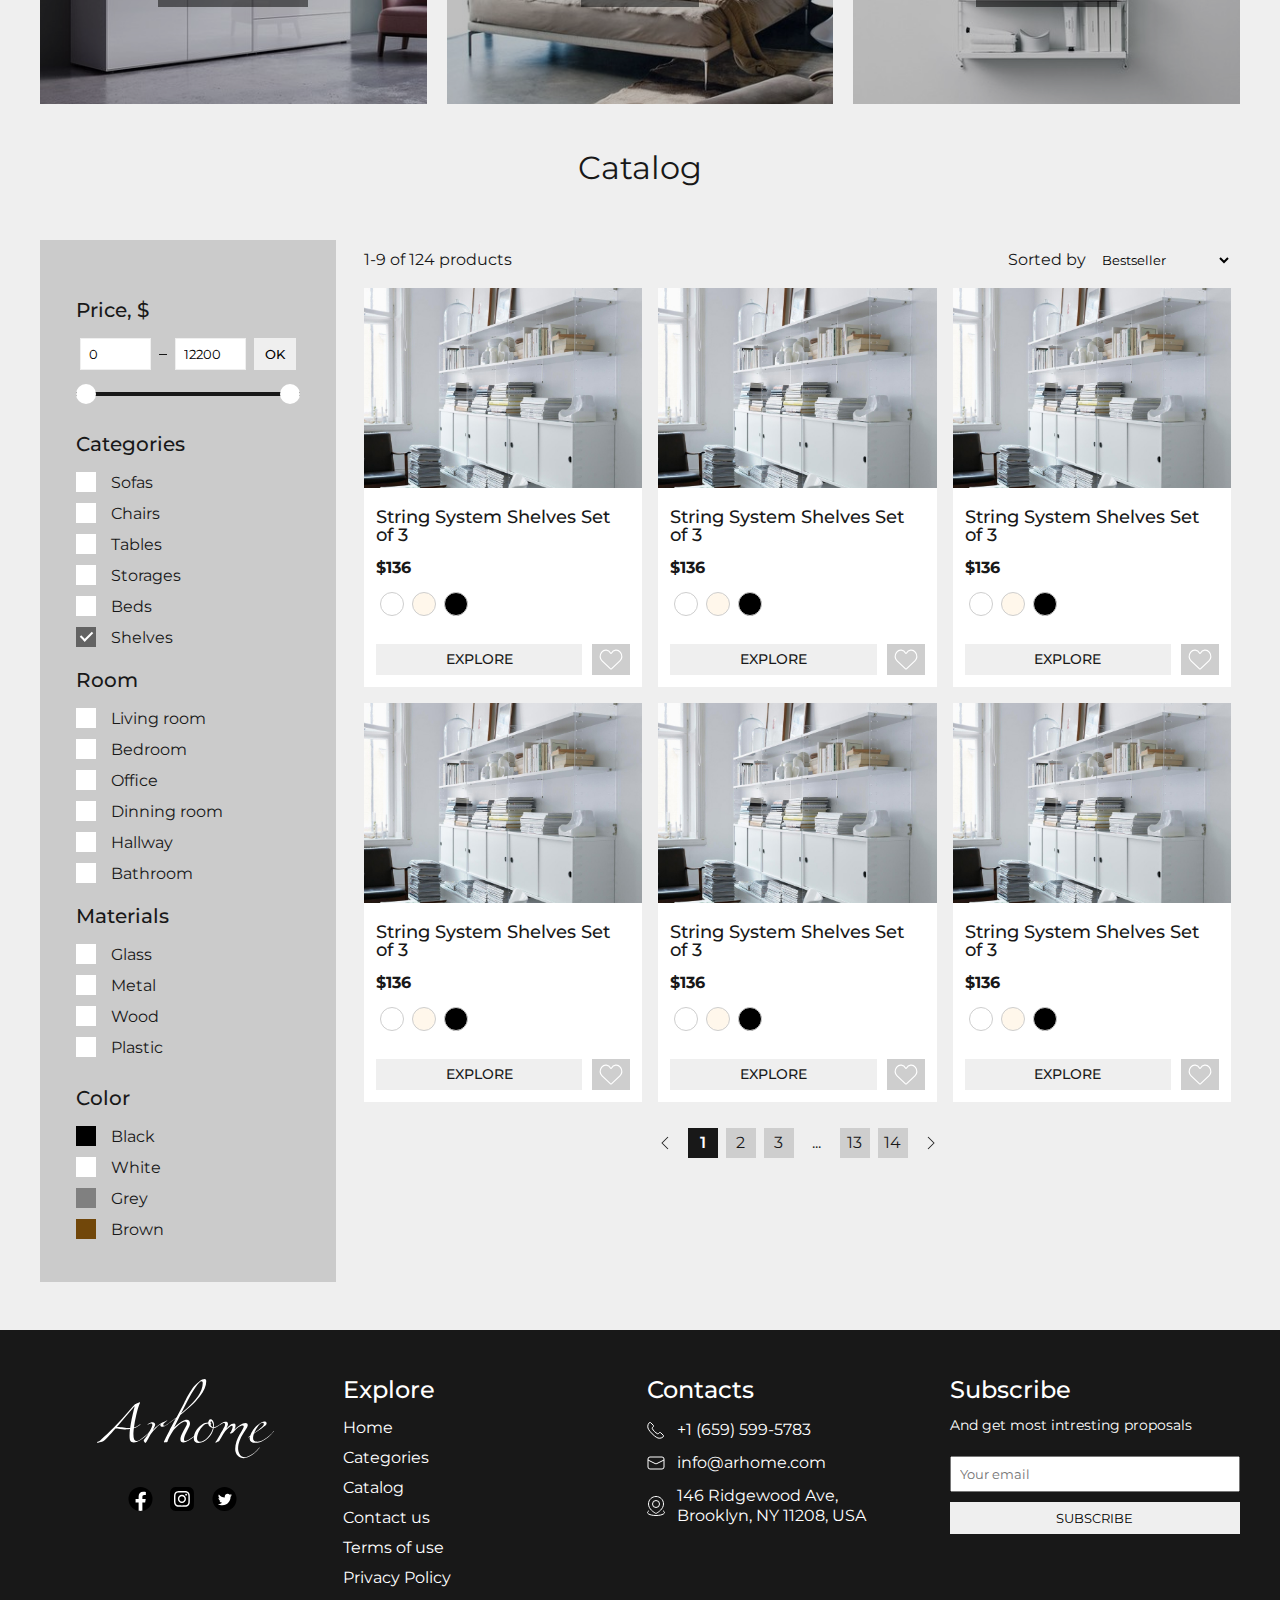
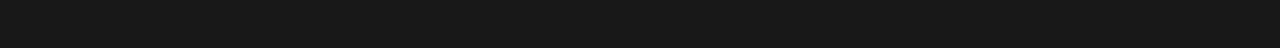
<file: category/shelves.html>
<!DOCTYPE html>
<html lang="en">

<head>
    <meta charset="UTF-8">
    <meta name="viewport" content="width=device-width, initial-scale=1.0">
    <title>Arhome Store - Home | The best designer furniture</title>
    <link rel="icon" type="image/x-icon" href="favicon.png">
    <link rel="stylesheet" href="/styles/reset.css">
    <link rel="stylesheet" href="/styles/styles.css">
</head>

<body>

    <header class="header">
        <div class="container header-container">
            <div class="header__logo-wrapper">
                <a href="/">
                    <img class="header__logo-image" src="/images/icon/logo.svg" alt="Store logo">
                </a>
            </div>
            <div class="header__nav-wrapper">
                <ul>
                    <li>
                        <a href="/">
                            Home
                        </a>
                    </li>
                    <li>
                        <a href="/#categories">
                            Categories
                        </a>
                    </li>
                    <li>
                        <a href="/#catalog">
                            Catalog
                        </a>
                    </li>
                    <li>
                        <a href="/contact-us.html">
                            Contact us
                        </a>
                    </li>
                    <li>
                        <button>
                            <svg class="search-icon" width="24" height="24" viewBox="0 0 17 17" fill="none"
                                xmlns="http://www.w3.org/2000/svg">
                                <circle cx="7" cy="7" r="6" stroke="white" />
                                <path d="M16 16L13 13" stroke="white" stroke-linecap="round" />
                            </svg>
                        </button>
                    </li>
                    <li>
                        <button>
                            <svg class="favorites-icon" width="26" height="26" viewBox="0 0 22 21" fill="none"
                                xmlns="http://www.w3.org/2000/svg">
                                <path
                                    d="M3.45067 12.9082L10.4033 19.4395C10.6428 19.6644 10.7625 19.7769 10.9037 19.8046C10.9673 19.8171 11.0327 19.8171 11.0963 19.8046C11.2375 19.7769 11.3572 19.6644 11.5967 19.4395L18.5493 12.9082C20.5055 11.0706 20.743 8.0466 19.0978 5.92607L18.7885 5.52734C16.8203 2.99058 12.8696 3.41601 11.4867 6.31365C11.2913 6.72296 10.7087 6.72296 10.5133 6.31365C9.13037 3.41601 5.17972 2.99058 3.21154 5.52735L2.90219 5.92607C1.25695 8.0466 1.4945 11.0706 3.45067 12.9082Z"
                                    stroke="white" />
                            </svg>
                        </button>
                    </li>
                    <li>
                        <button>
                            <a href="/cart.html">
                                <svg class="cart-icon" width="24" height="24" viewBox="0 0 18 17" fill="none"
                                    xmlns="http://www.w3.org/2000/svg">
                                    <path
                                        d="M0.5 0.5H2.05848C2.7542 0.5 3.10206 0.5 3.36395 0.688758C3.62584 0.877516 3.73584 1.20753 3.95585 1.86754L4.5 3.5"
                                        stroke="white" stroke-linecap="round" />
                                    <path
                                        d="M14.5 13.5H5.05091C4.90471 13.5 4.83162 13.5 4.77616 13.4938C4.18857 13.428 3.78605 12.8695 3.90945 12.2913C3.92109 12.2367 3.94421 12.1674 3.99044 12.0287V12.0287C4.04177 11.8747 4.06743 11.7977 4.09579 11.7298C4.38607 11.0342 5.04277 10.5608 5.79448 10.5054C5.8679 10.5 5.94906 10.5 6.11137 10.5H11.5"
                                        stroke="white" stroke-linecap="round" stroke-linejoin="round" />
                                    <path
                                        d="M11.1787 10.5H8.13758C6.85836 10.5 6.21875 10.5 5.71781 10.1697C5.21687 9.83936 4.96492 9.25147 4.461 8.07568L4.29218 7.68176C3.48269 5.79294 3.07794 4.84853 3.52255 4.17426C3.96715 3.5 4.99464 3.5 7.04962 3.5H12.3305C14.6295 3.5 15.779 3.5 16.2126 4.24711C16.6462 4.99422 16.0758 5.99229 14.9352 7.98842L14.6517 8.48456C14.0897 9.46795 13.8088 9.95964 13.3432 10.2298C12.8776 10.5 12.3113 10.5 11.1787 10.5Z"
                                        stroke="white" stroke-linecap="round" />
                                    <circle cx="14" cy="16" r="1" fill="white" />
                                    <circle cx="6" cy="16" r="1" fill="white" />
                                </svg>
                            </a>
                        </button>
                    </li>
                </ul>
            </div>
            <div class="header__mobile-nav-wrapper">
                <button>
                    <div class="header__mobile-nav-icon">
                        <img src="/images/icon/menu.svg" alt="Menu icon">
                    </div>
                    <div class="header__mobile-nav-menu">
                        <ul>
                            <li>
                                <a href="/">
                                    Home
                                </a>
                            </li>
                            <li>
                                <a href="/#categories">
                                    Categories
                                </a>
                            </li>
                            <li>
                                <a href="/#catalog">
                                    Catalog
                                </a>
                            </li>
                            <li>
                                <a href="/contact-us.html">
                                    Contact us
                                </a>
                            </li>
                        </ul>
                        <ul>
                            <li>
                                <a href="#">
                                    <svg class="search-icon" width="24" height="24" viewBox="0 0 17 17" fill="none"
                                        xmlns="http://www.w3.org/2000/svg">
                                        <circle cx="7" cy="7" r="6" stroke="white" />
                                        <path d="M16 16L13 13" stroke="white" stroke-linecap="round" />
                                    </svg>
                                </a>
                            </li>
                            <li>
                                <a href="#">
                                    <svg class="favorites-icon" width="26" height="26" viewBox="0 0 22 21" fill="none"
                                        xmlns="http://www.w3.org/2000/svg">
                                        <path
                                            d="M3.45067 12.9082L10.4033 19.4395C10.6428 19.6644 10.7625 19.7769 10.9037 19.8046C10.9673 19.8171 11.0327 19.8171 11.0963 19.8046C11.2375 19.7769 11.3572 19.6644 11.5967 19.4395L18.5493 12.9082C20.5055 11.0706 20.743 8.0466 19.0978 5.92607L18.7885 5.52734C16.8203 2.99058 12.8696 3.41601 11.4867 6.31365C11.2913 6.72296 10.7087 6.72296 10.5133 6.31365C9.13037 3.41601 5.17972 2.99058 3.21154 5.52735L2.90219 5.92607C1.25695 8.0466 1.4945 11.0706 3.45067 12.9082Z"
                                            stroke="white" />
                                    </svg>
                                </a>
                            </li>
                            <li>
                                <a href="/cart.html">
                                    <svg class="cart-icon" width="24" height="24" viewBox="0 0 18 17" fill="none"
                                        xmlns="http://www.w3.org/2000/svg">
                                        <path
                                            d="M0.5 0.5H2.05848C2.7542 0.5 3.10206 0.5 3.36395 0.688758C3.62584 0.877516 3.73584 1.20753 3.95585 1.86754L4.5 3.5"
                                            stroke="white" stroke-linecap="round" />
                                        <path
                                            d="M14.5 13.5H5.05091C4.90471 13.5 4.83162 13.5 4.77616 13.4938C4.18857 13.428 3.78605 12.8695 3.90945 12.2913C3.92109 12.2367 3.94421 12.1674 3.99044 12.0287V12.0287C4.04177 11.8747 4.06743 11.7977 4.09579 11.7298C4.38607 11.0342 5.04277 10.5608 5.79448 10.5054C5.8679 10.5 5.94906 10.5 6.11137 10.5H11.5"
                                            stroke="white" stroke-linecap="round" stroke-linejoin="round" />
                                        <path
                                            d="M11.1787 10.5H8.13758C6.85836 10.5 6.21875 10.5 5.71781 10.1697C5.21687 9.83936 4.96492 9.25147 4.461 8.07568L4.29218 7.68176C3.48269 5.79294 3.07794 4.84853 3.52255 4.17426C3.96715 3.5 4.99464 3.5 7.04962 3.5H12.3305C14.6295 3.5 15.779 3.5 16.2126 4.24711C16.6462 4.99422 16.0758 5.99229 14.9352 7.98842L14.6517 8.48456C14.0897 9.46795 13.8088 9.95964 13.3432 10.2298C12.8776 10.5 12.3113 10.5 11.1787 10.5Z"
                                            stroke="white" stroke-linecap="round" />
                                        <circle cx="14" cy="16" r="1" fill="white" />
                                        <circle cx="6" cy="16" r="1" fill="white" />
                                    </svg>
                                </a>
                            </li>
                        </ul>
                    </div>
                </button>
                <button>
                    <div>
                        <img src="/images/icon/close-menu.svg" alt="Close menu icon">
                    </div>
                </button>
            </div>
        </div>
    </header>

    <section class="introduction">
        <div class="introduction__background">

        </div>
        <div class="introduction__content">
            <div class="introduction__title">
                Designer furniture
            </div>
            <div class="introduction__subtitle">
                Quality branded products to create comfort in your home for every taste
            </div>
            <div class="introduction__button">
                <a href="/#catalog">
                    Explore products
                </a>
            </div>
        </div>
    </section>

    <section id="categories" class="products-categories">
        <div class="container">
            <div class="products-categories__title">
                <h2>Сategories</h2>
            </div>
            <div class="products-categories__subtitle">
                <p>Our store offers a wide selection of products. If you are interested in a certain category, select it
                    in this section.
                <p>
            </div>
            <div class="products-categories__list">
                <div class="products-categories__list-item">
                    <a href="/category/sofas.html#catalog" class="products-categories__list-item-title">
                        <p>
                            Sofas
                        </p>
                    </a>
                </div>
                <div class="products-categories__list-item">
                    <a href="/category/chairs.html#catalog" class="products-categories__list-item-title">
                        <p>
                            Chairs
                        </p>
                    </a>
                </div>
                <div class="products-categories__list-item">
                    <a href="/category/tables.html#catalog" class="products-categories__list-item-title">
                        <p>
                            Tables
                        </p>
                    </a>
                </div>

                <div class="products-categories__list-item">
                    <a href="/category/storages.html#catalog" class="products-categories__list-item-title">
                        <p>
                            Storages
                        </p>
                    </a>
                </div>

                <div class="products-categories__list-item">
                    <a href="/category/beds.html#catalog" class="products-categories__list-item-title">
                        <p>
                            Beds
                        </p>
                    </a>
                </div>
                <div class="products-categories__list-item">
                    <a href="/category/shelves.html#catalog" class="products-categories__list-item-title">
                        <p>
                            Shelves
                        </p>
                    </a>
                </div>
            </div>
        </div>
    </section>

    <section id="catalog" class="products-list">
        <div class="container">
            <div class="products-categories__title">
                <h2>Catalog</h2>
            </div>
            <div class="products-list__wrapper">
                <div class="products-list__filter">
                    <div class="products-list__filter-price">
                        <p class="products-list__filter-price-title">
                            Price, $
                        </p>
                        <div class="products-list__filter-price-inputs">
                            <input type="number" min="0" max="10000" value="0" name="minPrace">
                            <span class="line"></span>
                            <input type="number" min="1" max="12200" value="12200" name="maxPrice">
                            <input type="submit" value="OK">
                        </div>
                        <div class="products-list__filter-price-selector">
                            <div class="line">
                            </div>
                            <div class="left">
                            </div>
                            <div class="right">
                            </div>
                        </div>
                    </div>
                    <div class="products-list__filter-list">
                        <p class="products-list__filter-list-title">
                            Categories
                        </p>
                        <label class="checkbox-container">
                            Sofas
                            <input type="checkbox">
                            <span class="checkmark"></span>
                        </label>
                        <label class="checkbox-container">
                            Chairs
                            <input type="checkbox">
                            <span class="checkmark"></span>
                        </label>
                        <label class="checkbox-container">
                            Tables
                            <input type="checkbox">
                            <span class="checkmark"></span>
                        </label>
                        <label class="checkbox-container">
                            Storages
                            <input type="checkbox">
                            <span class="checkmark"></span>
                        </label>
                        <label class="checkbox-container">
                            Beds
                            <input type="checkbox">
                            <span class="checkmark"></span>
                        </label>
                        <label class="checkbox-container">
                            Shelves
                            <input type="checkbox" checked>
                            <span class="checkmark"></span>
                        </label>
                    </div>
                    <div class="products-list__filter-list">
                        <p class="products-list__filter-list-title">
                            Room
                        </p>
                        <label class="checkbox-container">
                            Living room
                            <input type="checkbox">
                            <span class="checkmark"></span>
                        </label>
                        <label class="checkbox-container">
                            Bedroom
                            <input type="checkbox">
                            <span class="checkmark"></span>
                        </label>
                        <label class="checkbox-container">
                            Office
                            <input type="checkbox">
                            <span class="checkmark"></span>
                        </label>
                        <label class="checkbox-container">
                            Dinning room
                            <input type="checkbox">
                            <span class="checkmark"></span>
                        </label>
                        <label class="checkbox-container">
                            Hallway
                            <input type="checkbox">
                            <span class="checkmark"></span>
                        </label>
                        <label class="checkbox-container">
                            Bathroom
                            <input type="checkbox">
                            <span class="checkmark"></span>
                        </label>
                    </div>
                    <div class="products-list__filter-list">
                        <p class="products-list__filter-list-title">
                            Materials
                        </p>
                        <div class="scroll">
                            <label class="checkbox-container">
                                Glass
                                <input type="checkbox">
                                <span class="checkmark"></span>
                            </label>
                            <label class="checkbox-container">
                                Metal
                                <input type="checkbox">
                                <span class="checkmark"></span>
                            </label>
                            <label class="checkbox-container">
                                Wood
                                <input type="checkbox">
                                <span class="checkmark"></span>
                            </label>
                            <label class="checkbox-container">
                                Plastic
                                <input type="checkbox">
                                <span class="checkmark"></span>
                            </label>
                            <label class="checkbox-container">
                                Stone
                                <input type="checkbox">
                                <span class="checkmark"></span>
                            </label>
                            <label class="checkbox-container">
                                Fabric
                                <input type="checkbox">
                                <span class="checkmark"></span>
                            </label>
                            <label class="checkbox-container">
                                Leather
                                <input type="checkbox">
                                <span class="checkmark"></span>
                            </label>
                        </div>
                    </div>
                    <div class="products-list__filter-list colors">
                        <p class="products-list__filter-list-title">
                            Color
                        </p>
                        <div class="scroll">
                            <label class="checkbox-container">
                                Black
                                <input type="checkbox">
                                <span class="checkmark" style="background-color: black;"></span>
                            </label>
                            <label class="checkbox-container">
                                White
                                <input type="checkbox">
                                <span class="checkmark" style="background-color: white;"></span>
                            </label>
                            <label class="checkbox-container">
                                Grey
                                <input type="checkbox">
                                <span class="checkmark" style="background-color: grey;"></span>
                            </label>
                            <label class="checkbox-container">
                                Brown
                                <input type="checkbox">
                                <span class="checkmark" style="background-color: #71470a;"></span>
                            </label>
                            <label class="checkbox-container">
                                Beige
                                <input type="checkbox">
                                <span class="checkmark" style="background-color: #ddbc88;"></span>
                            </label>
                            <label class="checkbox-container">
                                Gold
                                <input type="checkbox">
                                <span class="checkmark" style="background-color: gold;"></span>
                            </label>
                            <label class="checkbox-container">
                                Silver
                                <input type="checkbox">
                                <span class="checkmark" style="background-color: silver;"></span>
                            </label>
                        </div>
                    </div>
                </div>
                <div class="products-list__products">
                    <div class="products-list__products-sorting">
                        <div class="products-list__products-sorting-amount">
                            1-9 of 124 products
                        </div>
                        <div class="products-list__products-sorting-button">
                            Sorted by
                            <select name="sorting">
                                <option value="1">Bestseller</option>
                                <option value="2">Price descending</option>
                                <option value="3">Price ascending</option>
                                <option value="4">New Arrivals</option>
                            </select>
                        </div>
                    </div>
                    <div class="products-list__products-filter-mobile">
                        <button class="products-list__products-filter-modal-control">
                            Filter
                            <div class="products-list__products-filter-modal">
                                <div class="products-list__filter-price">
                                    <p class="products-list__filter-price-title">
                                        Price, $
                                    </p>
                                    <div class="products-list__filter-price-inputs">
                                        <input type="number" min="0" max="10000" value="0" name="minPrace">
                                        <span class="line"></span>
                                        <input type="number" min="1" max="12200" value="12200" name="maxPrice">
                                        <input type="submit" value="OK">
                                    </div>
                                    <div class="products-list__filter-price-selector">
                                        <div class="line">
                                        </div>
                                        <div class="left">
                                        </div>
                                        <div class="right">
                                        </div>
                                    </div>
                                </div>
                                <div class="products-list__filter-list">
                                    <p class="products-list__filter-list-title">
                                        Categories
                                    </p>
                                    <label class="checkbox-container">
                                        Sofas
                                        <input type="checkbox">
                                        <span class="checkmark"></span>
                                    </label>
                                    <label class="checkbox-container">
                                        Chairs
                                        <input type="checkbox">
                                        <span class="checkmark"></span>
                                    </label>
                                    <label class="checkbox-container">
                                        Tables
                                        <input type="checkbox">
                                        <span class="checkmark"></span>
                                    </label>
                                    <label class="checkbox-container">
                                        Storages
                                        <input type="checkbox">
                                        <span class="checkmark"></span>
                                    </label>
                                    <label class="checkbox-container">
                                        Beds
                                        <input type="checkbox">
                                        <span class="checkmark"></span>
                                    </label>
                                    <label class="checkbox-container">
                                        Shelves
                                        <input type="checkbox" checked>
                                        <span class="checkmark"></span>
                                    </label>
                                </div>
                                <div class="products-list__filter-list">
                                    <p class="products-list__filter-list-title">
                                        Room
                                    </p>
                                    <label class="checkbox-container">
                                        Living room
                                        <input type="checkbox">
                                        <span class="checkmark"></span>
                                    </label>
                                    <label class="checkbox-container">
                                        Bedroom
                                        <input type="checkbox">
                                        <span class="checkmark"></span>
                                    </label>
                                    <label class="checkbox-container">
                                        Office
                                        <input type="checkbox">
                                        <span class="checkmark"></span>
                                    </label>
                                    <label class="checkbox-container">
                                        Dinning room
                                        <input type="checkbox">
                                        <span class="checkmark"></span>
                                    </label>
                                    <label class="checkbox-container">
                                        Hallway
                                        <input type="checkbox">
                                        <span class="checkmark"></span>
                                    </label>
                                    <label class="checkbox-container">
                                        Bathroom
                                        <input type="checkbox">
                                        <span class="checkmark"></span>
                                    </label>
                                </div>
                                <div class="products-list__filter-list">
                                    <p class="products-list__filter-list-title">
                                        Materials
                                    </p>
                                    <div>
                                        <label class="checkbox-container">
                                            Glass
                                            <input type="checkbox">
                                            <span class="checkmark"></span>
                                        </label>
                                        <label class="checkbox-container">
                                            Metal
                                            <input type="checkbox">
                                            <span class="checkmark"></span>
                                        </label>
                                        <label class="checkbox-container">
                                            Wood
                                            <input type="checkbox">
                                            <span class="checkmark"></span>
                                        </label>
                                        <label class="checkbox-container">
                                            Plastic
                                            <input type="checkbox">
                                            <span class="checkmark"></span>
                                        </label>
                                        <label class="checkbox-container">
                                            Stone
                                            <input type="checkbox">
                                            <span class="checkmark"></span>
                                        </label>
                                        <label class="checkbox-container">
                                            Fabric
                                            <input type="checkbox">
                                            <span class="checkmark"></span>
                                        </label>
                                        <label class="checkbox-container">
                                            Leather
                                            <input type="checkbox">
                                            <span class="checkmark"></span>
                                        </label>
                                    </div>
                                    <div class="products-list__filter-list colors">
                                        <p class="products-list__filter-list-title">
                                            Color
                                        </p>
                                        <div>
                                            <label class="checkbox-container">
                                                Black
                                                <input type="checkbox">
                                                <span class="checkmark" style="background-color: black;"></span>
                                            </label>
                                            <label class="checkbox-container">
                                                White
                                                <input type="checkbox">
                                                <span class="checkmark" style="background-color: white;"></span>
                                            </label>
                                            <label class="checkbox-container">
                                                Grey
                                                <input type="checkbox">
                                                <span class="checkmark" style="background-color: grey;"></span>
                                            </label>
                                            <label class="checkbox-container">
                                                Brown
                                                <input type="checkbox">
                                                <span class="checkmark" style="background-color: #71470a;"></span>
                                            </label>
                                            <label class="checkbox-container">
                                                Beige
                                                <input type="checkbox">
                                                <span class="checkmark" style="background-color: #ddbc88;"></span>
                                            </label>
                                            <label class="checkbox-container">
                                                Gold
                                                <input type="checkbox">
                                                <span class="checkmark" style="background-color: gold;"></span>
                                            </label>
                                            <label class="checkbox-container">
                                                Silver
                                                <input type="checkbox">
                                                <span class="checkmark" style="background-color: silver;"></span>
                                            </label>
                                        </div>
                                    </div>
                                </div>
                        </button>
                    </div>
                    <div class="products-list__products-container">
                        <div class="products-list__product">
                            <div class="products-list__product-cover">
                                <img src="/images/products/shelf.jpg" alt="String System Shelves Set of 3">
                            </div>
                            <div class="products-list__product-info">
                                <p class="products-list__product-title">
                                    <a href="/product.html">
                                        String System Shelves Set of 3
                                    </a>
                                </p>
                                <p class="products-list__product-price">$136</p>
                                <div class="products-list__product-colors">
                                    <div style="background-color: white;"></div>
                                    <div style="background-color: rgb(255, 247, 235);"></div>
                                    <div style="background-color: black;"></div>

                                </div>
                                <div class="products-list__product-buttons">
                                    <a href="/product.html" class="products-list__product-button">
                                        Explore
                                    </a>
                                    <button class="products-list__product-favorites">
                                        <svg class="favorites-icon" width="26" height="26" viewBox="0 0 22 21"
                                            fill="none" xmlns="http://www.w3.org/2000/svg">
                                            <path
                                                d="M3.45067 12.9082L10.4033 19.4395C10.6428 19.6644 10.7625 19.7769 10.9037 19.8046C10.9673 19.8171 11.0327 19.8171 11.0963 19.8046C11.2375 19.7769 11.3572 19.6644 11.5967 19.4395L18.5493 12.9082C20.5055 11.0706 20.743 8.0466 19.0978 5.92607L18.7885 5.52734C16.8203 2.99058 12.8696 3.41601 11.4867 6.31365C11.2913 6.72296 10.7087 6.72296 10.5133 6.31365C9.13037 3.41601 5.17972 2.99058 3.21154 5.52735L2.90219 5.92607C1.25695 8.0466 1.4945 11.0706 3.45067 12.9082Z"
                                                stroke="white" />
                                        </svg>
                                    </button>
                                </div>
                            </div>
                        </div><div class="products-list__product">
                            <div class="products-list__product-cover">
                                <img src="/images/products/shelf.jpg" alt="String System Shelves Set of 3">
                            </div>
                            <div class="products-list__product-info">
                                <p class="products-list__product-title">
                                    <a href="/product.html">
                                        String System Shelves Set of 3
                                    </a>
                                </p>
                                <p class="products-list__product-price">$136</p>
                                <div class="products-list__product-colors">
                                    <div style="background-color: white;"></div>
                                    <div style="background-color: rgb(255, 247, 235);"></div>
                                    <div style="background-color: black;"></div>

                                </div>
                                <div class="products-list__product-buttons">
                                    <a href="/product.html" class="products-list__product-button">
                                        Explore
                                    </a>
                                    <button class="products-list__product-favorites">
                                        <svg class="favorites-icon" width="26" height="26" viewBox="0 0 22 21"
                                            fill="none" xmlns="http://www.w3.org/2000/svg">
                                            <path
                                                d="M3.45067 12.9082L10.4033 19.4395C10.6428 19.6644 10.7625 19.7769 10.9037 19.8046C10.9673 19.8171 11.0327 19.8171 11.0963 19.8046C11.2375 19.7769 11.3572 19.6644 11.5967 19.4395L18.5493 12.9082C20.5055 11.0706 20.743 8.0466 19.0978 5.92607L18.7885 5.52734C16.8203 2.99058 12.8696 3.41601 11.4867 6.31365C11.2913 6.72296 10.7087 6.72296 10.5133 6.31365C9.13037 3.41601 5.17972 2.99058 3.21154 5.52735L2.90219 5.92607C1.25695 8.0466 1.4945 11.0706 3.45067 12.9082Z"
                                                stroke="white" />
                                        </svg>
                                    </button>
                                </div>
                            </div>
                        </div><div class="products-list__product">
                            <div class="products-list__product-cover">
                                <img src="/images/products/shelf.jpg" alt="String System Shelves Set of 3">
                            </div>
                            <div class="products-list__product-info">
                                <p class="products-list__product-title">
                                    <a href="/product.html">
                                        String System Shelves Set of 3
                                    </a>
                                </p>
                                <p class="products-list__product-price">$136</p>
                                <div class="products-list__product-colors">
                                    <div style="background-color: white;"></div>
                                    <div style="background-color: rgb(255, 247, 235);"></div>
                                    <div style="background-color: black;"></div>

                                </div>
                                <div class="products-list__product-buttons">
                                    <a href="/product.html" class="products-list__product-button">
                                        Explore
                                    </a>
                                    <button class="products-list__product-favorites">
                                        <svg class="favorites-icon" width="26" height="26" viewBox="0 0 22 21"
                                            fill="none" xmlns="http://www.w3.org/2000/svg">
                                            <path
                                                d="M3.45067 12.9082L10.4033 19.4395C10.6428 19.6644 10.7625 19.7769 10.9037 19.8046C10.9673 19.8171 11.0327 19.8171 11.0963 19.8046C11.2375 19.7769 11.3572 19.6644 11.5967 19.4395L18.5493 12.9082C20.5055 11.0706 20.743 8.0466 19.0978 5.92607L18.7885 5.52734C16.8203 2.99058 12.8696 3.41601 11.4867 6.31365C11.2913 6.72296 10.7087 6.72296 10.5133 6.31365C9.13037 3.41601 5.17972 2.99058 3.21154 5.52735L2.90219 5.92607C1.25695 8.0466 1.4945 11.0706 3.45067 12.9082Z"
                                                stroke="white" />
                                        </svg>
                                    </button>
                                </div>
                            </div>
                        </div><div class="products-list__product">
                            <div class="products-list__product-cover">
                                <img src="/images/products/shelf.jpg" alt="String System Shelves Set of 3">
                            </div>
                            <div class="products-list__product-info">
                                <p class="products-list__product-title">
                                    <a href="/product.html">
                                        String System Shelves Set of 3
                                    </a>
                                </p>
                                <p class="products-list__product-price">$136</p>
                                <div class="products-list__product-colors">
                                    <div style="background-color: white;"></div>
                                    <div style="background-color: rgb(255, 247, 235);"></div>
                                    <div style="background-color: black;"></div>

                                </div>
                                <div class="products-list__product-buttons">
                                    <a href="/product.html" class="products-list__product-button">
                                        Explore
                                    </a>
                                    <button class="products-list__product-favorites">
                                        <svg class="favorites-icon" width="26" height="26" viewBox="0 0 22 21"
                                            fill="none" xmlns="http://www.w3.org/2000/svg">
                                            <path
                                                d="M3.45067 12.9082L10.4033 19.4395C10.6428 19.6644 10.7625 19.7769 10.9037 19.8046C10.9673 19.8171 11.0327 19.8171 11.0963 19.8046C11.2375 19.7769 11.3572 19.6644 11.5967 19.4395L18.5493 12.9082C20.5055 11.0706 20.743 8.0466 19.0978 5.92607L18.7885 5.52734C16.8203 2.99058 12.8696 3.41601 11.4867 6.31365C11.2913 6.72296 10.7087 6.72296 10.5133 6.31365C9.13037 3.41601 5.17972 2.99058 3.21154 5.52735L2.90219 5.92607C1.25695 8.0466 1.4945 11.0706 3.45067 12.9082Z"
                                                stroke="white" />
                                        </svg>
                                    </button>
                                </div>
                            </div>
                        </div><div class="products-list__product">
                            <div class="products-list__product-cover">
                                <img src="/images/products/shelf.jpg" alt="String System Shelves Set of 3">
                            </div>
                            <div class="products-list__product-info">
                                <p class="products-list__product-title">
                                    <a href="/product.html">
                                        String System Shelves Set of 3
                                    </a>
                                </p>
                                <p class="products-list__product-price">$136</p>
                                <div class="products-list__product-colors">
                                    <div style="background-color: white;"></div>
                                    <div style="background-color: rgb(255, 247, 235);"></div>
                                    <div style="background-color: black;"></div>

                                </div>
                                <div class="products-list__product-buttons">
                                    <a href="/product.html" class="products-list__product-button">
                                        Explore
                                    </a>
                                    <button class="products-list__product-favorites">
                                        <svg class="favorites-icon" width="26" height="26" viewBox="0 0 22 21"
                                            fill="none" xmlns="http://www.w3.org/2000/svg">
                                            <path
                                                d="M3.45067 12.9082L10.4033 19.4395C10.6428 19.6644 10.7625 19.7769 10.9037 19.8046C10.9673 19.8171 11.0327 19.8171 11.0963 19.8046C11.2375 19.7769 11.3572 19.6644 11.5967 19.4395L18.5493 12.9082C20.5055 11.0706 20.743 8.0466 19.0978 5.92607L18.7885 5.52734C16.8203 2.99058 12.8696 3.41601 11.4867 6.31365C11.2913 6.72296 10.7087 6.72296 10.5133 6.31365C9.13037 3.41601 5.17972 2.99058 3.21154 5.52735L2.90219 5.92607C1.25695 8.0466 1.4945 11.0706 3.45067 12.9082Z"
                                                stroke="white" />
                                        </svg>
                                    </button>
                                </div>
                            </div>
                        </div><div class="products-list__product">
                            <div class="products-list__product-cover">
                                <img src="/images/products/shelf.jpg" alt="String System Shelves Set of 3">
                            </div>
                            <div class="products-list__product-info">
                                <p class="products-list__product-title">
                                    <a href="/product.html">
                                        String System Shelves Set of 3
                                    </a>
                                </p>
                                <p class="products-list__product-price">$136</p>
                                <div class="products-list__product-colors">
                                    <div style="background-color: white;"></div>
                                    <div style="background-color: rgb(255, 247, 235);"></div>
                                    <div style="background-color: black;"></div>

                                </div>
                                <div class="products-list__product-buttons">
                                    <a href="/product.html" class="products-list__product-button">
                                        Explore
                                    </a>
                                    <button class="products-list__product-favorites">
                                        <svg class="favorites-icon" width="26" height="26" viewBox="0 0 22 21"
                                            fill="none" xmlns="http://www.w3.org/2000/svg">
                                            <path
                                                d="M3.45067 12.9082L10.4033 19.4395C10.6428 19.6644 10.7625 19.7769 10.9037 19.8046C10.9673 19.8171 11.0327 19.8171 11.0963 19.8046C11.2375 19.7769 11.3572 19.6644 11.5967 19.4395L18.5493 12.9082C20.5055 11.0706 20.743 8.0466 19.0978 5.92607L18.7885 5.52734C16.8203 2.99058 12.8696 3.41601 11.4867 6.31365C11.2913 6.72296 10.7087 6.72296 10.5133 6.31365C9.13037 3.41601 5.17972 2.99058 3.21154 5.52735L2.90219 5.92607C1.25695 8.0466 1.4945 11.0706 3.45067 12.9082Z"
                                                stroke="white" />
                                        </svg>
                                    </button>
                                </div>
                            </div>
                        </div>
                    </div>
                    <div class="products-list__products-pagination">
                        <div>
                            <img src="/images/icon/expand_left_light.svg" alt="Left arrow">
                        </div>
                        <div class="active">
                            1
                        </div>
                        <div>
                            2
                        </div>
                        <div>
                            3
                        </div>
                        <div class="space">
                            ...
                        </div>
                        <div>
                            13
                        </div>
                        <div>
                            14
                        </div>
                        <div>
                            <img src="/images/icon/expand_right_light.svg" alt="Right arrow">
                        </div>
                    </div>

                </div>
            </div>
        </div>
    </section>

    <footer class="footer">
        <div class="container footer-container">
            <div class="footer__logo-wrapper">
                <div class="footer__logo-image">
                    <a href="/">
                        <img src="/images/icon/logo.svg" alt="Store logo">
                    </a>
                </div>
                <div class="footer__logo-social">
                    <a href="#">
                        <svg alt="Facebook" class="svg-icon-facebook" version="1.1" xmlns="http://www.w3.org/2000/svg"
                            width="30" height="30" viewBox="0 0 30 30">
                            <rect x="0.5" width="24" height="24" rx="12" fill="black" />
                            <path
                                d="M17.1711 15.4688L17.7031 12H14.375V9.75C14.375 8.80078 14.8391 7.875 16.3297 7.875H17.8438V4.92188C17.8438 4.92188 16.4703 4.6875 15.1578 4.6875C12.4156 4.6875 10.625 6.34922 10.625 9.35625V12H7.57812V15.4688H10.625V23.8547C11.2367 23.9508 11.8625 24 12.5 24C13.1375 24 13.7633 23.9508 14.375 23.8547V15.4688H17.1711Z"
                                fill="white" />
                        </svg>
                    </a>
                    <a href="#">
                        <svg alt="Instagram" class="svg-icon-indtagram" version="1.1" xmlns="http://www.w3.org/2000/svg"
                            width="30" height="30" viewBox="0 0 30 30">
                            <path
                                d="M6.08577 23.9151C4.65848 23.8502 3.88314 23.6127 3.36743 23.4115C2.6841 23.1455 2.19693 22.8288 1.68407 22.3166C1.17122 21.8045 0.853806 21.3173 0.589176 20.634C0.388029 20.1183 0.150504 19.3429 0.0855946 17.9157C0.0142658 16.3728 0 15.9099 0 12.0011C0 8.09225 0.0156923 7.63004 0.0848813 6.08577C0.14979 4.65848 0.388742 3.88457 0.588463 3.36743C0.854519 2.6841 1.17193 2.19693 1.68336 1.68336C2.1955 1.17122 2.68268 0.853092 3.36672 0.588463C3.88243 0.387315 4.65777 0.14979 6.08506 0.0848813C7.62861 0.0142658 8.09225 0 11.9996 0C15.9085 0 16.3707 0.0156923 17.9149 0.0848813C19.3422 0.14979 20.1161 0.388742 20.6333 0.588463C21.3166 0.853092 21.8038 1.17122 22.3166 1.68336C22.8295 2.1955 23.1455 2.68339 23.4115 3.36672C23.6127 3.88243 23.8502 4.65777 23.9151 6.08506C23.9857 7.62933 24 8.09154 24 12.0004C24 15.9077 23.9857 16.3714 23.9151 17.9157C23.8502 19.3429 23.6113 20.1183 23.4115 20.634C23.1455 21.3173 22.8288 21.8045 22.3166 22.3166C21.8045 22.8288 21.3166 23.1455 20.6333 23.4115C20.1176 23.6127 19.3422 23.8502 17.9149 23.9151C16.3721 23.9857 15.9085 24 11.9996 24C8.09225 24 7.62862 23.9865 6.08577 23.9151Z"
                                fill="black" />
                            <path
                                d="M9.27709 11.915C9.27709 10.4579 10.4579 9.27645 11.915 9.27645C13.3721 9.27645 14.5535 10.4579 14.5535 11.915C14.5535 13.3721 13.3721 14.5535 11.915 14.5535C10.4579 14.5535 9.27709 13.3721 9.27709 11.915ZM7.85074 11.915C7.85074 14.1597 9.67031 15.9793 11.915 15.9793C14.1597 15.9793 15.9793 14.1597 15.9793 11.915C15.9793 9.67031 14.1597 7.85074 11.915 7.85074C9.67031 7.85074 7.85081 9.67018 7.85081 11.915M15.1904 7.68959C15.1903 7.87745 15.246 8.0611 15.3503 8.21734C15.4546 8.37357 15.6029 8.49537 15.7764 8.56733C15.9499 8.63929 16.1409 8.65817 16.3251 8.6216C16.5094 8.58502 16.6787 8.49463 16.8116 8.36185C16.9444 8.22907 17.035 8.05987 17.0717 7.87564C17.1084 7.69141 17.0897 7.50043 17.0179 7.32685C16.946 7.15327 16.8244 7.00488 16.6682 6.90045C16.5121 6.79603 16.3285 6.74025 16.1406 6.74017H16.1402C15.8884 6.74029 15.647 6.84034 15.4689 7.01836C15.2908 7.19637 15.1906 7.43779 15.1904 7.68959ZM8.71734 18.3577C7.94566 18.3225 7.52623 18.194 7.24749 18.0854C6.87796 17.9415 6.61429 17.7702 6.33708 17.4934C6.05986 17.2165 5.88827 16.9531 5.74504 16.5836C5.63638 16.305 5.50784 15.8854 5.47276 15.1137C5.43439 14.2794 5.42673 14.0288 5.42673 11.9151C5.42673 9.80144 5.43502 9.55152 5.47276 8.71652C5.5079 7.94484 5.63739 7.5261 5.74504 7.24667C5.8889 6.87713 6.06024 6.61347 6.33708 6.33625C6.61391 6.05904 6.87732 5.88744 7.24749 5.74421C7.5261 5.63556 7.94566 5.50702 8.71734 5.47194C9.55164 5.43356 9.80227 5.4259 11.915 5.4259C14.0277 5.4259 14.2786 5.43407 15.1136 5.47206C15.8853 5.50721 16.304 5.6367 16.5835 5.74434C16.953 5.88757 17.2167 6.05955 17.4939 6.33638C17.7711 6.61322 17.942 6.87726 18.0859 7.2468C18.1946 7.5254 18.3231 7.94496 18.3582 8.71664C18.3966 9.55164 18.4042 9.80157 18.4042 11.9153C18.4042 14.0289 18.3966 14.2789 18.3582 15.1139C18.323 15.8855 18.1939 16.305 18.0859 16.5837C17.942 16.9532 17.7707 17.2169 17.4939 17.4935C17.217 17.7701 16.953 17.9417 16.5835 18.0855C16.3048 18.1942 15.8853 18.3227 15.1136 18.3578C14.2793 18.3962 14.0287 18.4038 11.915 18.4038C9.80132 18.4038 9.55139 18.3962 8.71734 18.3578M8.6518 4.04793C7.8092 4.08631 7.23344 4.21991 6.73061 4.41557C6.21018 4.61762 5.76903 4.8887 5.32852 5.32852C4.888 5.76834 4.61762 6.20955 4.41557 6.73061C4.21991 7.23375 4.08631 7.8092 4.04793 8.6518C4.00893 9.49573 4 9.76554 4 11.915C4 14.0645 4.00893 14.3343 4.04793 15.1782C4.08631 16.0209 4.21991 16.5962 4.41557 17.0994C4.61762 17.6198 4.88806 18.0619 5.32852 18.5015C5.76897 18.9411 6.20955 19.2118 6.73061 19.4144C7.23439 19.6101 7.8092 19.7437 8.6518 19.7821C9.49618 19.8204 9.76554 19.83 11.915 19.83C14.0645 19.83 14.3343 19.8211 15.1782 19.7821C16.0209 19.7437 16.5962 19.6101 17.0994 19.4144C17.6198 19.2118 18.061 18.9413 18.5015 18.5015C18.942 18.0617 19.2118 17.6198 19.4144 17.0994C19.6101 16.5962 19.7443 16.0208 19.7821 15.1782C19.8204 14.3336 19.8294 14.0645 19.8294 11.915C19.8294 9.76554 19.8204 9.49573 19.7821 8.6518C19.7437 7.80914 19.6101 7.23344 19.4144 6.73061C19.2118 6.21018 18.9413 5.76903 18.5015 5.32852C18.0617 4.888 17.6198 4.61762 17.1 4.41557C16.5962 4.21991 16.0208 4.08567 15.1788 4.04793C14.3348 4.00937 14.0651 4 11.916 4C9.76681 4 9.49649 4.00893 8.65212 4.04793"
                                fill="white" />
                        </svg>
                    </a>
                    <a href="#">
                        <svg width="30" height="30" viewBox="0 0 30 30" fill="none" xmlns="http://www.w3.org/2000/svg">
                            <rect x="0.5" width="24" height="24" rx="12" fill="black" />
                            <path
                                d="M10.304 18.33C15.626 18.33 18.536 13.92 18.536 10.098C18.536 9.972 18.536 9.846 18.53 9.726C19.094 9.318 19.586 8.808 19.976 8.226C19.46 8.454 18.902 8.61 18.314 8.682C18.914 8.322 19.37 7.758 19.586 7.08C19.028 7.41 18.41 7.65 17.75 7.78199C17.222 7.21799 16.472 6.87 15.638 6.87C14.042 6.87 12.746 8.166 12.746 9.762C12.746 9.99 12.77 10.212 12.824 10.422C10.418 10.302 8.28796 9.15 6.85996 7.398C6.61396 7.824 6.46996 8.322 6.46996 8.85C6.46996 9.852 6.97996 10.74 7.75996 11.256C7.28596 11.244 6.84196 11.112 6.45196 10.896C6.45196 10.908 6.45196 10.92 6.45196 10.932C6.45196 12.336 7.44796 13.5 8.77396 13.77C8.53396 13.836 8.27596 13.872 8.01196 13.872C7.82596 13.872 7.64596 13.854 7.46596 13.818C7.83196 14.97 8.89996 15.804 10.166 15.828C9.17596 16.602 7.92796 17.064 6.57196 17.064C6.33796 17.064 6.10996 17.052 5.88196 17.022C7.14796 17.85 8.67196 18.33 10.304 18.33Z"
                                fill="white" />
                        </svg>
                    </a>
                </div>
            </div>
            <div class="footer__contacts-links">
                <p class="footer__contacts-links-title">
                    Explore
                </p>
                <ul>
                    <li>
                        <a href="/">
                            Home
                        </a>
                    </li>
                    <li>
                        <a href="/#categories">
                            Categories
                        </a>
                    </li>
                    <li>
                        <a href="/#catalog">
                            Catalog
                        </a>
                    </li>
                    <li>
                        <a href="/contact-us.html">
                            Contact us
                        </a>
                    </li>
                    <li>
                        <a href="#">
                            Terms of use
                        </a>
                    </li>
                    <li>
                        <a href="#">
                            Privacy Policy
                        </a>
                    </li>
                </ul>
            </div>
            <div class="footer__contacts">
                <p class="footer__contacts-title">
                    Contacts
                </p>
                <div class="footer__contacts-phone">
                    <img src="/images/icon/phone.svg" alt="Phone icon">
                    <a href="tel:+16595995783">
                        +1 (659) 599-5783
                    </a>
                </div>
                <div class="footer__contacts-email">
                    <img src="/images/icon/letter.svg" alt="Letter icon">
                    <a href="mailto:info@arhome.com">
                        info@arhome.com
                    </a>
                </div>
                <div class="footer__contacts-address">
                    <img src="/images/icon/address.svg" alt="Adress icon">
                    <a href="https://goo.gl/maps/C49wnDXq5ahmfaLSA" target="_blank">
                        146 Ridgewood Ave,
                        <br />
                        Brooklyn, NY 11208, USA
                    </a>
                </div>
            </div>
            <div class="footer__subscribe-form">
                <p class="footer__subscribe-form-title">
                    Subscribe
                </p>
                <p class="footer__subscribe-form-subtitle">
                    And get most intresting proposals
                </p>
                <input type="text" placeholder="Your email">
                <input type="submit" value="subscribe">
            </div>
        </div>
    </footer>

</body>

</html>
</file>
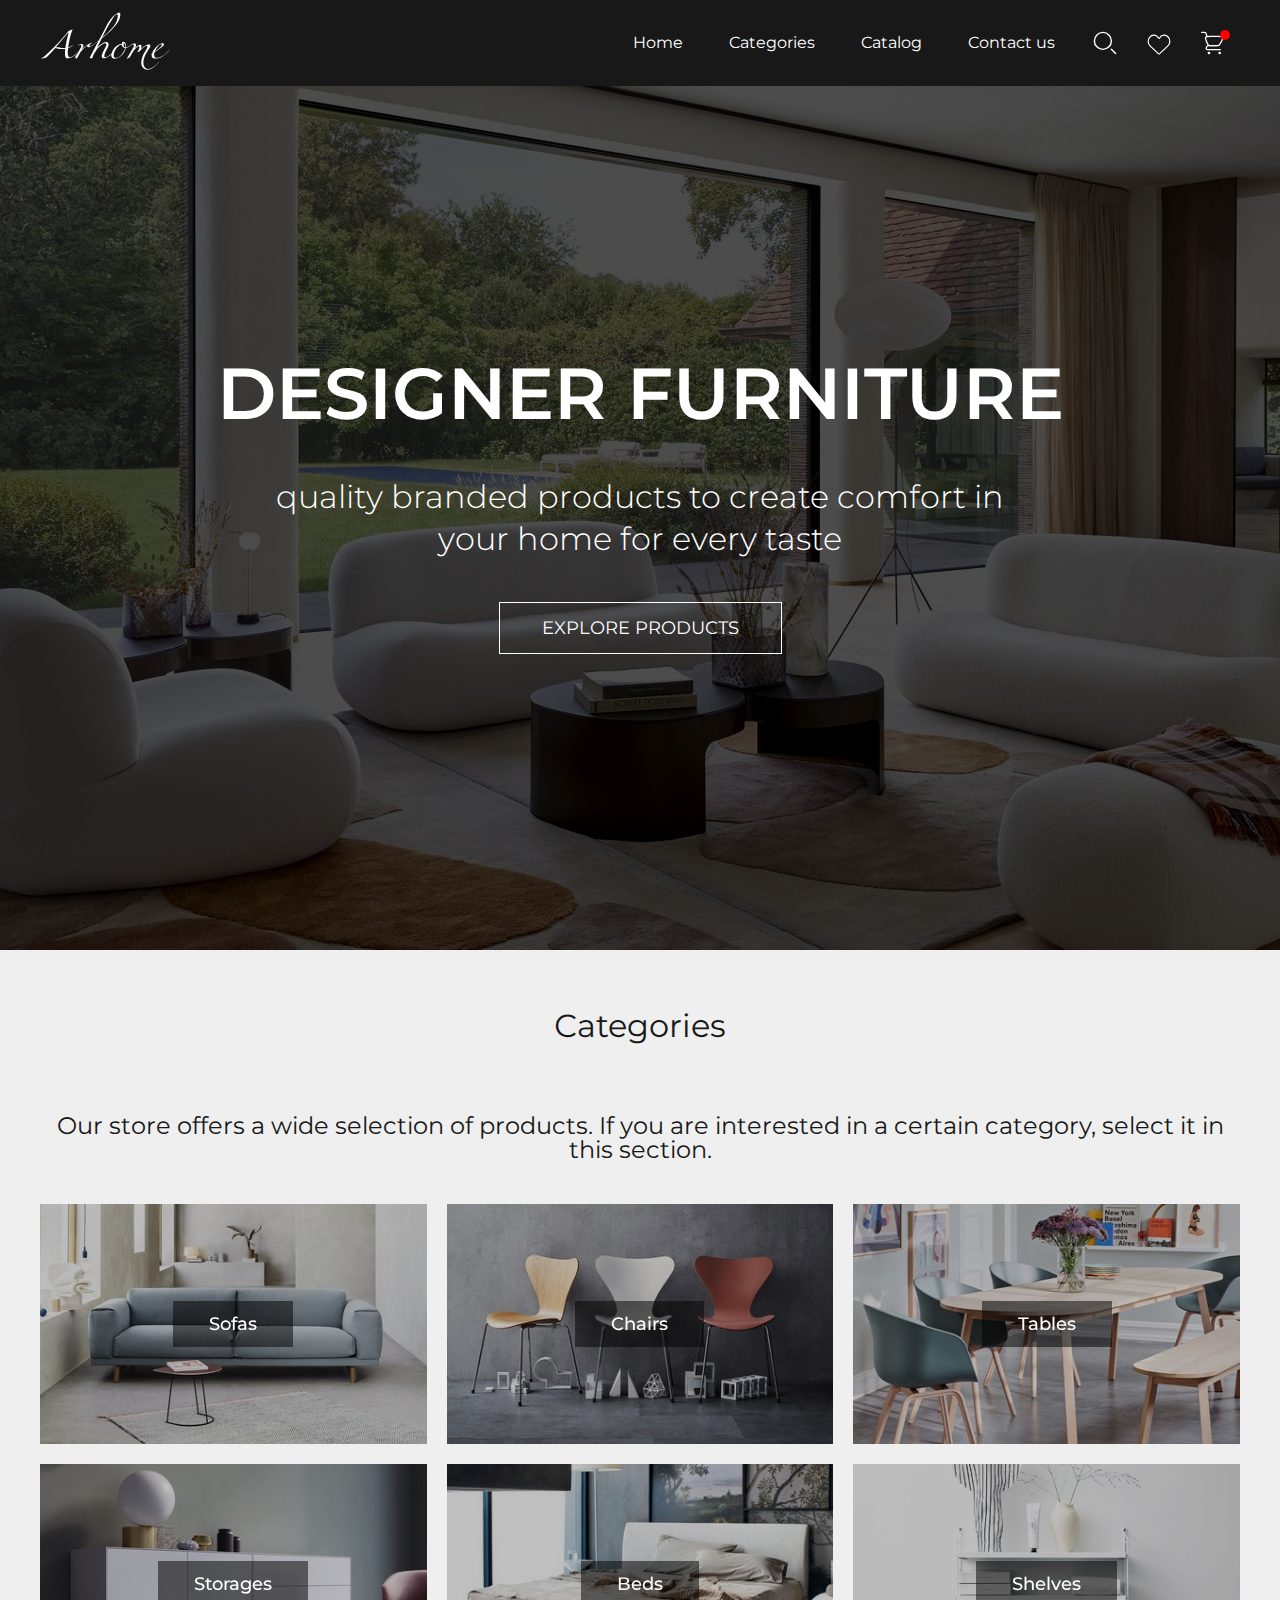
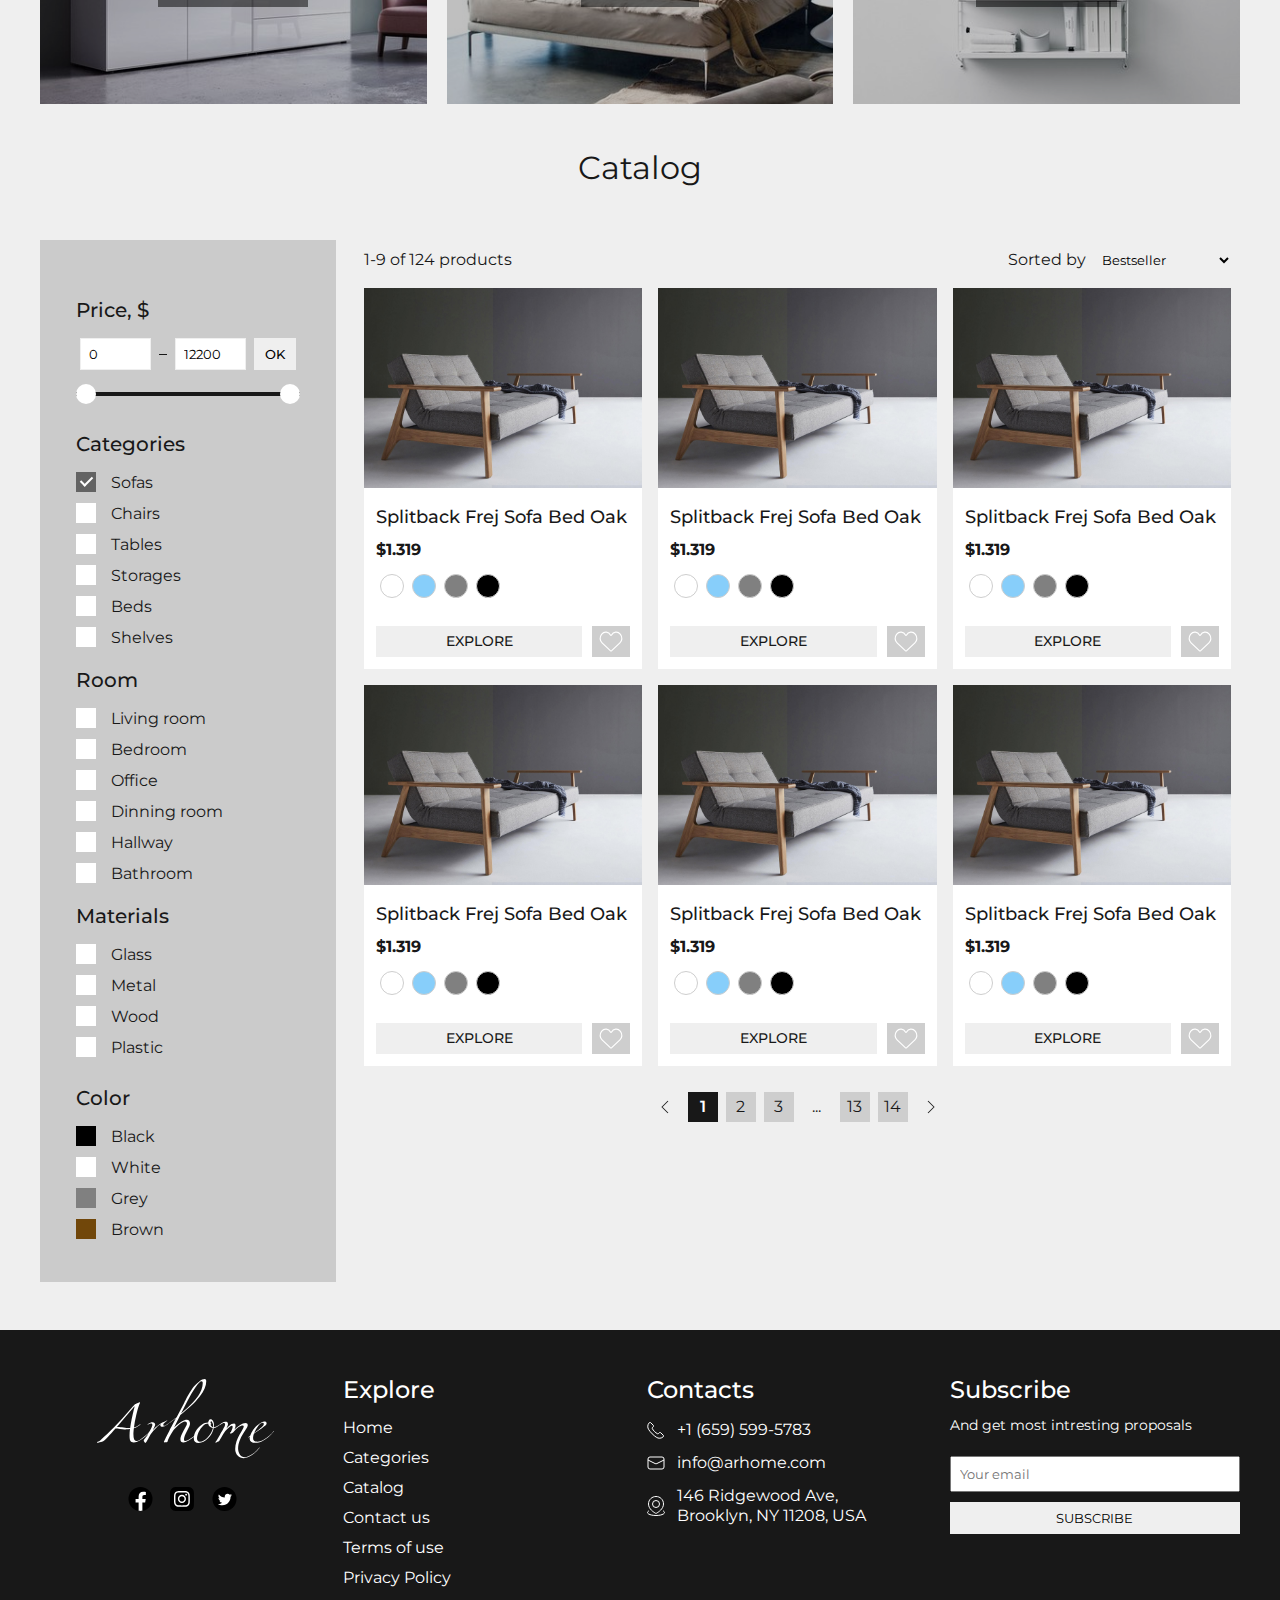
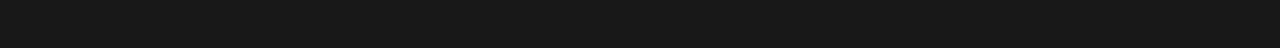
<file: category/sofas.html>
<!DOCTYPE html>
<html lang="en">

<head>
    <meta charset="UTF-8">
    <meta name="viewport" content="width=device-width, initial-scale=1.0">
    <title>Arhome Store - Home | The best designer furniture</title>
    <link rel="icon" type="image/x-icon" href="favicon.png">
    <link rel="stylesheet" href="/styles/reset.css">
    <link rel="stylesheet" href="/styles/styles.css">
</head>

<body>

    <header class="header">
        <div class="container header-container">
            <div class="header__logo-wrapper">
                <a href="/">
                    <img class="header__logo-image" src="/images/icon/logo.svg" alt="Store logo">
                </a>
            </div>
            <div class="header__nav-wrapper">
                <ul>
                    <li>
                        <a href="/">
                            Home
                        </a>
                    </li>
                    <li>
                        <a href="/#categories">
                            Categories
                        </a>
                    </li>
                    <li>
                        <a href="/#catalog">
                            Catalog
                        </a>
                    </li>
                    <li>
                        <a href="/contact-us.html">
                            Contact us
                        </a>
                    </li>
                    <li>
                        <button>
                            <svg class="search-icon" width="24" height="24" viewBox="0 0 17 17" fill="none"
                                xmlns="http://www.w3.org/2000/svg">
                                <circle cx="7" cy="7" r="6" stroke="white" />
                                <path d="M16 16L13 13" stroke="white" stroke-linecap="round" />
                            </svg>
                        </button>
                    </li>
                    <li>
                        <button>
                            <svg class="favorites-icon" width="26" height="26" viewBox="0 0 22 21" fill="none"
                                xmlns="http://www.w3.org/2000/svg">
                                <path
                                    d="M3.45067 12.9082L10.4033 19.4395C10.6428 19.6644 10.7625 19.7769 10.9037 19.8046C10.9673 19.8171 11.0327 19.8171 11.0963 19.8046C11.2375 19.7769 11.3572 19.6644 11.5967 19.4395L18.5493 12.9082C20.5055 11.0706 20.743 8.0466 19.0978 5.92607L18.7885 5.52734C16.8203 2.99058 12.8696 3.41601 11.4867 6.31365C11.2913 6.72296 10.7087 6.72296 10.5133 6.31365C9.13037 3.41601 5.17972 2.99058 3.21154 5.52735L2.90219 5.92607C1.25695 8.0466 1.4945 11.0706 3.45067 12.9082Z"
                                    stroke="white" />
                            </svg>
                        </button>
                    </li>
                    <li>
                        <button>
                            <a href="/cart.html">
                                <svg class="cart-icon" width="24" height="24" viewBox="0 0 18 17" fill="none"
                                    xmlns="http://www.w3.org/2000/svg">
                                    <path
                                        d="M0.5 0.5H2.05848C2.7542 0.5 3.10206 0.5 3.36395 0.688758C3.62584 0.877516 3.73584 1.20753 3.95585 1.86754L4.5 3.5"
                                        stroke="white" stroke-linecap="round" />
                                    <path
                                        d="M14.5 13.5H5.05091C4.90471 13.5 4.83162 13.5 4.77616 13.4938C4.18857 13.428 3.78605 12.8695 3.90945 12.2913C3.92109 12.2367 3.94421 12.1674 3.99044 12.0287V12.0287C4.04177 11.8747 4.06743 11.7977 4.09579 11.7298C4.38607 11.0342 5.04277 10.5608 5.79448 10.5054C5.8679 10.5 5.94906 10.5 6.11137 10.5H11.5"
                                        stroke="white" stroke-linecap="round" stroke-linejoin="round" />
                                    <path
                                        d="M11.1787 10.5H8.13758C6.85836 10.5 6.21875 10.5 5.71781 10.1697C5.21687 9.83936 4.96492 9.25147 4.461 8.07568L4.29218 7.68176C3.48269 5.79294 3.07794 4.84853 3.52255 4.17426C3.96715 3.5 4.99464 3.5 7.04962 3.5H12.3305C14.6295 3.5 15.779 3.5 16.2126 4.24711C16.6462 4.99422 16.0758 5.99229 14.9352 7.98842L14.6517 8.48456C14.0897 9.46795 13.8088 9.95964 13.3432 10.2298C12.8776 10.5 12.3113 10.5 11.1787 10.5Z"
                                        stroke="white" stroke-linecap="round" />
                                    <circle cx="14" cy="16" r="1" fill="white" />
                                    <circle cx="6" cy="16" r="1" fill="white" />
                                </svg>
                            </a>
                        </button>
                    </li>
                </ul>
            </div>
            <div class="header__mobile-nav-wrapper">
                <button>
                    <div class="header__mobile-nav-icon">
                        <img src="/images/icon/menu.svg" alt="Menu icon">
                    </div>
                    <div class="header__mobile-nav-menu">
                        <ul>
                            <li>
                                <a href="/">
                                    Home
                                </a>
                            </li>
                            <li>
                                <a href="/#categories">
                                    Categories
                                </a>
                            </li>
                            <li>
                                <a href="/#catalog">
                                    Catalog
                                </a>
                            </li>
                            <li>
                                <a href="/contact-us.html">
                                    Contact us
                                </a>
                            </li>
                        </ul>
                        <ul>
                            <li>
                                <a href="#">
                                    <svg class="search-icon" width="24" height="24" viewBox="0 0 17 17" fill="none"
                                        xmlns="http://www.w3.org/2000/svg">
                                        <circle cx="7" cy="7" r="6" stroke="white" />
                                        <path d="M16 16L13 13" stroke="white" stroke-linecap="round" />
                                    </svg>
                                </a>
                            </li>
                            <li>
                                <a href="#">
                                    <svg class="favorites-icon" width="26" height="26" viewBox="0 0 22 21" fill="none"
                                        xmlns="http://www.w3.org/2000/svg">
                                        <path
                                            d="M3.45067 12.9082L10.4033 19.4395C10.6428 19.6644 10.7625 19.7769 10.9037 19.8046C10.9673 19.8171 11.0327 19.8171 11.0963 19.8046C11.2375 19.7769 11.3572 19.6644 11.5967 19.4395L18.5493 12.9082C20.5055 11.0706 20.743 8.0466 19.0978 5.92607L18.7885 5.52734C16.8203 2.99058 12.8696 3.41601 11.4867 6.31365C11.2913 6.72296 10.7087 6.72296 10.5133 6.31365C9.13037 3.41601 5.17972 2.99058 3.21154 5.52735L2.90219 5.92607C1.25695 8.0466 1.4945 11.0706 3.45067 12.9082Z"
                                            stroke="white" />
                                    </svg>
                                </a>
                            </li>
                            <li>
                                <a href="/cart.html">
                                    <svg class="cart-icon" width="24" height="24" viewBox="0 0 18 17" fill="none"
                                        xmlns="http://www.w3.org/2000/svg">
                                        <path
                                            d="M0.5 0.5H2.05848C2.7542 0.5 3.10206 0.5 3.36395 0.688758C3.62584 0.877516 3.73584 1.20753 3.95585 1.86754L4.5 3.5"
                                            stroke="white" stroke-linecap="round" />
                                        <path
                                            d="M14.5 13.5H5.05091C4.90471 13.5 4.83162 13.5 4.77616 13.4938C4.18857 13.428 3.78605 12.8695 3.90945 12.2913C3.92109 12.2367 3.94421 12.1674 3.99044 12.0287V12.0287C4.04177 11.8747 4.06743 11.7977 4.09579 11.7298C4.38607 11.0342 5.04277 10.5608 5.79448 10.5054C5.8679 10.5 5.94906 10.5 6.11137 10.5H11.5"
                                            stroke="white" stroke-linecap="round" stroke-linejoin="round" />
                                        <path
                                            d="M11.1787 10.5H8.13758C6.85836 10.5 6.21875 10.5 5.71781 10.1697C5.21687 9.83936 4.96492 9.25147 4.461 8.07568L4.29218 7.68176C3.48269 5.79294 3.07794 4.84853 3.52255 4.17426C3.96715 3.5 4.99464 3.5 7.04962 3.5H12.3305C14.6295 3.5 15.779 3.5 16.2126 4.24711C16.6462 4.99422 16.0758 5.99229 14.9352 7.98842L14.6517 8.48456C14.0897 9.46795 13.8088 9.95964 13.3432 10.2298C12.8776 10.5 12.3113 10.5 11.1787 10.5Z"
                                            stroke="white" stroke-linecap="round" />
                                        <circle cx="14" cy="16" r="1" fill="white" />
                                        <circle cx="6" cy="16" r="1" fill="white" />
                                    </svg>
                                </a>
                            </li>
                        </ul>
                    </div>
                </button>
                <button>
                    <div>
                        <img src="/images/icon/close-menu.svg" alt="Close menu icon">
                    </div>
                </button>
            </div>
        </div>
    </header>

    <section class="introduction">
        <div class="introduction__background">

        </div>
        <div class="introduction__content">
            <div class="introduction__title">
                Designer furniture
            </div>
            <div class="introduction__subtitle">
                Quality branded products to create comfort in your home for every taste
            </div>
            <div class="introduction__button">
                <a href="/#catalog">
                    Explore products
                </a>
            </div>
        </div>
    </section>

    <section id="categories" class="products-categories">
        <div class="container">
            <div class="products-categories__title">
                <h2>Сategories</h2>
            </div>
            <div class="products-categories__subtitle">
                <p>Our store offers a wide selection of products. If you are interested in a certain category, select it
                    in this section.
                <p>
            </div>
            <div class="products-categories__list">
                <div class="products-categories__list-item">
                    <a href="/category/sofas.html#catalog" class="products-categories__list-item-title">
                        <p>
                            Sofas
                        </p>
                    </a>
                </div>
                <div class="products-categories__list-item">
                    <a href="/category/chairs.html#catalog" class="products-categories__list-item-title">
                        <p>
                            Chairs
                        </p>
                    </a>
                </div>
                <div class="products-categories__list-item">
                    <a href="/category/tables.html#catalog" class="products-categories__list-item-title">
                        <p>
                            Tables
                        </p>
                    </a>
                </div>

                <div class="products-categories__list-item">
                    <a href="/category/storages.html#catalog" class="products-categories__list-item-title">
                        <p>
                            Storages
                        </p>
                    </a>
                </div>

                <div class="products-categories__list-item">
                    <a href="/category/beds.html#catalog" class="products-categories__list-item-title">
                        <p>
                            Beds
                        </p>
                    </a>
                </div>
                <div class="products-categories__list-item">
                    <a href="/category/shelves.html#catalog" class="products-categories__list-item-title">
                        <p>
                            Shelves
                        </p>
                    </a>
                </div>
            </div>
        </div>
    </section>

    <section id="catalog" class="products-list">
        <div class="container">
            <div class="products-categories__title">
                <h2>Catalog</h2>
            </div>
            <div class="products-list__wrapper">
                <div class="products-list__filter">
                    <div class="products-list__filter-price">
                        <p class="products-list__filter-price-title">
                            Price, $
                        </p>
                        <div class="products-list__filter-price-inputs">
                            <input type="number" min="0" max="10000" value="0" name="minPrace">
                            <span class="line"></span>
                            <input type="number" min="1" max="12200" value="12200" name="maxPrice">
                            <input type="submit" value="OK">
                        </div>
                        <div class="products-list__filter-price-selector">
                            <div class="line">
                            </div>
                            <div class="left">
                            </div>
                            <div class="right">
                            </div>
                        </div>
                    </div>
                    <div class="products-list__filter-list">
                        <p class="products-list__filter-list-title">
                            Categories
                        </p>
                        <label class="checkbox-container">
                            Sofas
                            <input type="checkbox" checked>
                            <span class="checkmark"></span>
                        </label>
                        <label class="checkbox-container">
                            Chairs
                            <input type="checkbox">
                            <span class="checkmark"></span>
                        </label>
                        <label class="checkbox-container">
                            Tables
                            <input type="checkbox">
                            <span class="checkmark"></span>
                        </label>
                        <label class="checkbox-container">
                            Storages
                            <input type="checkbox">
                            <span class="checkmark"></span>
                        </label>
                        <label class="checkbox-container">
                            Beds
                            <input type="checkbox">
                            <span class="checkmark"></span>
                        </label>
                        <label class="checkbox-container">
                            Shelves
                            <input type="checkbox">
                            <span class="checkmark"></span>
                        </label>
                    </div>
                    <div class="products-list__filter-list">
                        <p class="products-list__filter-list-title">
                            Room
                        </p>
                        <label class="checkbox-container">
                            Living room
                            <input type="checkbox">
                            <span class="checkmark"></span>
                        </label>
                        <label class="checkbox-container">
                            Bedroom
                            <input type="checkbox">
                            <span class="checkmark"></span>
                        </label>
                        <label class="checkbox-container">
                            Office
                            <input type="checkbox">
                            <span class="checkmark"></span>
                        </label>
                        <label class="checkbox-container">
                            Dinning room
                            <input type="checkbox">
                            <span class="checkmark"></span>
                        </label>
                        <label class="checkbox-container">
                            Hallway
                            <input type="checkbox">
                            <span class="checkmark"></span>
                        </label>
                        <label class="checkbox-container">
                            Bathroom
                            <input type="checkbox">
                            <span class="checkmark"></span>
                        </label>
                    </div>
                    <div class="products-list__filter-list">
                        <p class="products-list__filter-list-title">
                            Materials
                        </p>
                        <div class="scroll">
                            <label class="checkbox-container">
                                Glass
                                <input type="checkbox">
                                <span class="checkmark"></span>
                            </label>
                            <label class="checkbox-container">
                                Metal
                                <input type="checkbox">
                                <span class="checkmark"></span>
                            </label>
                            <label class="checkbox-container">
                                Wood
                                <input type="checkbox">
                                <span class="checkmark"></span>
                            </label>
                            <label class="checkbox-container">
                                Plastic
                                <input type="checkbox">
                                <span class="checkmark"></span>
                            </label>
                            <label class="checkbox-container">
                                Stone
                                <input type="checkbox">
                                <span class="checkmark"></span>
                            </label>
                            <label class="checkbox-container">
                                Fabric
                                <input type="checkbox">
                                <span class="checkmark"></span>
                            </label>
                            <label class="checkbox-container">
                                Leather
                                <input type="checkbox">
                                <span class="checkmark"></span>
                            </label>
                        </div>
                    </div>
                    <div class="products-list__filter-list colors">
                        <p class="products-list__filter-list-title">
                            Color
                        </p>
                        <div class="scroll">
                            <label class="checkbox-container">
                                Black
                                <input type="checkbox">
                                <span class="checkmark" style="background-color: black;"></span>
                            </label>
                            <label class="checkbox-container">
                                White
                                <input type="checkbox">
                                <span class="checkmark" style="background-color: white;"></span>
                            </label>
                            <label class="checkbox-container">
                                Grey
                                <input type="checkbox">
                                <span class="checkmark" style="background-color: grey;"></span>
                            </label>
                            <label class="checkbox-container">
                                Brown
                                <input type="checkbox">
                                <span class="checkmark" style="background-color: #71470a;"></span>
                            </label>
                            <label class="checkbox-container">
                                Beige
                                <input type="checkbox">
                                <span class="checkmark" style="background-color: #ddbc88;"></span>
                            </label>
                            <label class="checkbox-container">
                                Gold
                                <input type="checkbox">
                                <span class="checkmark" style="background-color: gold;"></span>
                            </label>
                            <label class="checkbox-container">
                                Silver
                                <input type="checkbox">
                                <span class="checkmark" style="background-color: silver;"></span>
                            </label>
                        </div>
                    </div>
                </div>
                <div class="products-list__products">
                    <div class="products-list__products-sorting">
                        <div class="products-list__products-sorting-amount">
                            1-9 of 124 products
                        </div>
                        <div class="products-list__products-sorting-button">
                            Sorted by
                            <select name="sorting">
                                <option value="1">Bestseller</option>
                                <option value="2">Price descending</option>
                                <option value="3">Price ascending</option>
                                <option value="4">New Arrivals</option>
                            </select>
                        </div>
                    </div>
                    <div class="products-list__products-filter-mobile">
                        <button class="products-list__products-filter-modal-control">
                            Filter
                            <div class="products-list__products-filter-modal">
                                <div class="products-list__filter-price">
                                    <p class="products-list__filter-price-title">
                                        Price, $
                                    </p>
                                    <div class="products-list__filter-price-inputs">
                                        <input type="number" min="0" max="10000" value="0" name="minPrace">
                                        <span class="line"></span>
                                        <input type="number" min="1" max="12200" value="12200" name="maxPrice">
                                        <input type="submit" value="OK">
                                    </div>
                                    <div class="products-list__filter-price-selector">
                                        <div class="line">
                                        </div>
                                        <div class="left">
                                        </div>
                                        <div class="right">
                                        </div>
                                    </div>
                                </div>
                                <div class="products-list__filter-list">
                                    <p class="products-list__filter-list-title">
                                        Categories
                                    </p>
                                    <label class="checkbox-container">
                                        Sofas
                                        <input type="checkbox" checked>
                                        <span class="checkmark"></span>
                                    </label>
                                    <label class="checkbox-container">
                                        Chairs
                                        <input type="checkbox">
                                        <span class="checkmark"></span>
                                    </label>
                                    <label class="checkbox-container">
                                        Tables
                                        <input type="checkbox">
                                        <span class="checkmark"></span>
                                    </label>
                                    <label class="checkbox-container">
                                        Storages
                                        <input type="checkbox">
                                        <span class="checkmark"></span>
                                    </label>
                                    <label class="checkbox-container">
                                        Beds
                                        <input type="checkbox">
                                        <span class="checkmark"></span>
                                    </label>
                                    <label class="checkbox-container">
                                        Shelves
                                        <input type="checkbox">
                                        <span class="checkmark"></span>
                                    </label>
                                </div>
                                <div class="products-list__filter-list">
                                    <p class="products-list__filter-list-title">
                                        Room
                                    </p>
                                    <label class="checkbox-container">
                                        Living room
                                        <input type="checkbox">
                                        <span class="checkmark"></span>
                                    </label>
                                    <label class="checkbox-container">
                                        Bedroom
                                        <input type="checkbox">
                                        <span class="checkmark"></span>
                                    </label>
                                    <label class="checkbox-container">
                                        Office
                                        <input type="checkbox">
                                        <span class="checkmark"></span>
                                    </label>
                                    <label class="checkbox-container">
                                        Dinning room
                                        <input type="checkbox">
                                        <span class="checkmark"></span>
                                    </label>
                                    <label class="checkbox-container">
                                        Hallway
                                        <input type="checkbox">
                                        <span class="checkmark"></span>
                                    </label>
                                    <label class="checkbox-container">
                                        Bathroom
                                        <input type="checkbox">
                                        <span class="checkmark"></span>
                                    </label>
                                </div>
                                <div class="products-list__filter-list">
                                    <p class="products-list__filter-list-title">
                                        Materials
                                    </p>
                                    <div>
                                        <label class="checkbox-container">
                                            Glass
                                            <input type="checkbox">
                                            <span class="checkmark"></span>
                                        </label>
                                        <label class="checkbox-container">
                                            Metal
                                            <input type="checkbox">
                                            <span class="checkmark"></span>
                                        </label>
                                        <label class="checkbox-container">
                                            Wood
                                            <input type="checkbox">
                                            <span class="checkmark"></span>
                                        </label>
                                        <label class="checkbox-container">
                                            Plastic
                                            <input type="checkbox">
                                            <span class="checkmark"></span>
                                        </label>
                                        <label class="checkbox-container">
                                            Stone
                                            <input type="checkbox">
                                            <span class="checkmark"></span>
                                        </label>
                                        <label class="checkbox-container">
                                            Fabric
                                            <input type="checkbox">
                                            <span class="checkmark"></span>
                                        </label>
                                        <label class="checkbox-container">
                                            Leather
                                            <input type="checkbox">
                                            <span class="checkmark"></span>
                                        </label>
                                    </div>
                                    <div class="products-list__filter-list colors">
                                        <p class="products-list__filter-list-title">
                                            Color
                                        </p>
                                        <div>
                                            <label class="checkbox-container">
                                                Black
                                                <input type="checkbox">
                                                <span class="checkmark" style="background-color: black;"></span>
                                            </label>
                                            <label class="checkbox-container">
                                                White
                                                <input type="checkbox">
                                                <span class="checkmark" style="background-color: white;"></span>
                                            </label>
                                            <label class="checkbox-container">
                                                Grey
                                                <input type="checkbox">
                                                <span class="checkmark" style="background-color: grey;"></span>
                                            </label>
                                            <label class="checkbox-container">
                                                Brown
                                                <input type="checkbox">
                                                <span class="checkmark" style="background-color: #71470a;"></span>
                                            </label>
                                            <label class="checkbox-container">
                                                Beige
                                                <input type="checkbox">
                                                <span class="checkmark" style="background-color: #ddbc88;"></span>
                                            </label>
                                            <label class="checkbox-container">
                                                Gold
                                                <input type="checkbox">
                                                <span class="checkmark" style="background-color: gold;"></span>
                                            </label>
                                            <label class="checkbox-container">
                                                Silver
                                                <input type="checkbox">
                                                <span class="checkmark" style="background-color: silver;"></span>
                                            </label>
                                        </div>
                                    </div>
                                </div>
                        </button>
                    </div>
                    <div class="products-list__products-container">
                        <div class="products-list__product">
                            <div class="products-list__product-cover">
                                <img src="/images/products/sofa.jpg" alt="Splitback Frej Sofa Bed Oak">
                            </div>
                            <div class="products-list__product-info">
                                <p class="products-list__product-title">
                                    <a href="/product.html">
                                        Splitback Frej Sofa Bed Oak
                                    </a>
                                </p>
                                <p class="products-list__product-price">$1.319</p>
                                <div class="products-list__product-colors">
                                    <div style="background-color: white;"></div>
                                    <div style="background-color: lightskyblue;"></div>
                                    <div style="background-color: grey;"></div>
                                    <div style="background-color: black;"></div>
                                </div>
                                <div class="products-list__product-buttons">
                                    <a href="/product.html" class="products-list__product-button">
                                        Explore
                                    </a>
                                    <button class="products-list__product-favorites">
                                        <svg class="favorites-icon" width="26" height="26" viewBox="0 0 22 21"
                                            fill="none" xmlns="http://www.w3.org/2000/svg">
                                            <path
                                                d="M3.45067 12.9082L10.4033 19.4395C10.6428 19.6644 10.7625 19.7769 10.9037 19.8046C10.9673 19.8171 11.0327 19.8171 11.0963 19.8046C11.2375 19.7769 11.3572 19.6644 11.5967 19.4395L18.5493 12.9082C20.5055 11.0706 20.743 8.0466 19.0978 5.92607L18.7885 5.52734C16.8203 2.99058 12.8696 3.41601 11.4867 6.31365C11.2913 6.72296 10.7087 6.72296 10.5133 6.31365C9.13037 3.41601 5.17972 2.99058 3.21154 5.52735L2.90219 5.92607C1.25695 8.0466 1.4945 11.0706 3.45067 12.9082Z"
                                                stroke="white" />
                                        </svg>
                                    </button>
                                </div>
                            </div>
                        </div>
                        <div class="products-list__product">
                            <div class="products-list__product-cover">
                                <img src="/images/products/sofa.jpg" alt="Splitback Frej Sofa Bed Oak">
                            </div>
                            <div class="products-list__product-info">
                                <p class="products-list__product-title">
                                    <a href="/product.html">
                                        Splitback Frej Sofa Bed Oak
                                    </a>
                                </p>
                                <p class="products-list__product-price">$1.319</p>
                                <div class="products-list__product-colors">
                                    <div style="background-color: white;"></div>
                                    <div style="background-color: lightskyblue;"></div>
                                    <div style="background-color: grey;"></div>
                                    <div style="background-color: black;"></div>
                                </div>
                                <div class="products-list__product-buttons">
                                    <a href="/product.html" class="products-list__product-button">
                                        Explore
                                    </a>
                                    <button class="products-list__product-favorites">
                                        <svg class="favorites-icon" width="26" height="26" viewBox="0 0 22 21"
                                            fill="none" xmlns="http://www.w3.org/2000/svg">
                                            <path
                                                d="M3.45067 12.9082L10.4033 19.4395C10.6428 19.6644 10.7625 19.7769 10.9037 19.8046C10.9673 19.8171 11.0327 19.8171 11.0963 19.8046C11.2375 19.7769 11.3572 19.6644 11.5967 19.4395L18.5493 12.9082C20.5055 11.0706 20.743 8.0466 19.0978 5.92607L18.7885 5.52734C16.8203 2.99058 12.8696 3.41601 11.4867 6.31365C11.2913 6.72296 10.7087 6.72296 10.5133 6.31365C9.13037 3.41601 5.17972 2.99058 3.21154 5.52735L2.90219 5.92607C1.25695 8.0466 1.4945 11.0706 3.45067 12.9082Z"
                                                stroke="white" />
                                        </svg>
                                    </button>
                                </div>
                            </div>
                        </div>
                        <div class="products-list__product">
                            <div class="products-list__product-cover">
                                <img src="/images/products/sofa.jpg" alt="Splitback Frej Sofa Bed Oak">
                            </div>
                            <div class="products-list__product-info">
                                <p class="products-list__product-title">
                                    <a href="/product.html">
                                        Splitback Frej Sofa Bed Oak
                                    </a>
                                </p>
                                <p class="products-list__product-price">$1.319</p>
                                <div class="products-list__product-colors">
                                    <div style="background-color: white;"></div>
                                    <div style="background-color: lightskyblue;"></div>
                                    <div style="background-color: grey;"></div>
                                    <div style="background-color: black;"></div>
                                </div>
                                <div class="products-list__product-buttons">
                                    <a href="/product.html" class="products-list__product-button">
                                        Explore
                                    </a>
                                    <button class="products-list__product-favorites">
                                        <svg class="favorites-icon" width="26" height="26" viewBox="0 0 22 21"
                                            fill="none" xmlns="http://www.w3.org/2000/svg">
                                            <path
                                                d="M3.45067 12.9082L10.4033 19.4395C10.6428 19.6644 10.7625 19.7769 10.9037 19.8046C10.9673 19.8171 11.0327 19.8171 11.0963 19.8046C11.2375 19.7769 11.3572 19.6644 11.5967 19.4395L18.5493 12.9082C20.5055 11.0706 20.743 8.0466 19.0978 5.92607L18.7885 5.52734C16.8203 2.99058 12.8696 3.41601 11.4867 6.31365C11.2913 6.72296 10.7087 6.72296 10.5133 6.31365C9.13037 3.41601 5.17972 2.99058 3.21154 5.52735L2.90219 5.92607C1.25695 8.0466 1.4945 11.0706 3.45067 12.9082Z"
                                                stroke="white" />
                                        </svg>
                                    </button>
                                </div>
                            </div>
                        </div>
                        <div class="products-list__product">
                            <div class="products-list__product-cover">
                                <img src="/images/products/sofa.jpg" alt="Splitback Frej Sofa Bed Oak">
                            </div>
                            <div class="products-list__product-info">
                                <p class="products-list__product-title">
                                    <a href="/product.html">
                                        Splitback Frej Sofa Bed Oak
                                    </a>
                                </p>
                                <p class="products-list__product-price">$1.319</p>
                                <div class="products-list__product-colors">
                                    <div style="background-color: white;"></div>
                                    <div style="background-color: lightskyblue;"></div>
                                    <div style="background-color: grey;"></div>
                                    <div style="background-color: black;"></div>
                                </div>
                                <div class="products-list__product-buttons">
                                    <a href="/product.html" class="products-list__product-button">
                                        Explore
                                    </a>
                                    <button class="products-list__product-favorites">
                                        <svg class="favorites-icon" width="26" height="26" viewBox="0 0 22 21"
                                            fill="none" xmlns="http://www.w3.org/2000/svg">
                                            <path
                                                d="M3.45067 12.9082L10.4033 19.4395C10.6428 19.6644 10.7625 19.7769 10.9037 19.8046C10.9673 19.8171 11.0327 19.8171 11.0963 19.8046C11.2375 19.7769 11.3572 19.6644 11.5967 19.4395L18.5493 12.9082C20.5055 11.0706 20.743 8.0466 19.0978 5.92607L18.7885 5.52734C16.8203 2.99058 12.8696 3.41601 11.4867 6.31365C11.2913 6.72296 10.7087 6.72296 10.5133 6.31365C9.13037 3.41601 5.17972 2.99058 3.21154 5.52735L2.90219 5.92607C1.25695 8.0466 1.4945 11.0706 3.45067 12.9082Z"
                                                stroke="white" />
                                        </svg>
                                    </button>
                                </div>
                            </div>
                        </div>
                        <div class="products-list__product">
                            <div class="products-list__product-cover">
                                <img src="/images/products/sofa.jpg" alt="Splitback Frej Sofa Bed Oak">
                            </div>
                            <div class="products-list__product-info">
                                <p class="products-list__product-title">
                                    <a href="/product.html">
                                        Splitback Frej Sofa Bed Oak
                                    </a>
                                </p>
                                <p class="products-list__product-price">$1.319</p>
                                <div class="products-list__product-colors">
                                    <div style="background-color: white;"></div>
                                    <div style="background-color: lightskyblue;"></div>
                                    <div style="background-color: grey;"></div>
                                    <div style="background-color: black;"></div>
                                </div>
                                <div class="products-list__product-buttons">
                                    <a href="/product.html" class="products-list__product-button">
                                        Explore
                                    </a>
                                    <button class="products-list__product-favorites">
                                        <svg class="favorites-icon" width="26" height="26" viewBox="0 0 22 21"
                                            fill="none" xmlns="http://www.w3.org/2000/svg">
                                            <path
                                                d="M3.45067 12.9082L10.4033 19.4395C10.6428 19.6644 10.7625 19.7769 10.9037 19.8046C10.9673 19.8171 11.0327 19.8171 11.0963 19.8046C11.2375 19.7769 11.3572 19.6644 11.5967 19.4395L18.5493 12.9082C20.5055 11.0706 20.743 8.0466 19.0978 5.92607L18.7885 5.52734C16.8203 2.99058 12.8696 3.41601 11.4867 6.31365C11.2913 6.72296 10.7087 6.72296 10.5133 6.31365C9.13037 3.41601 5.17972 2.99058 3.21154 5.52735L2.90219 5.92607C1.25695 8.0466 1.4945 11.0706 3.45067 12.9082Z"
                                                stroke="white" />
                                        </svg>
                                    </button>
                                </div>
                            </div>
                        </div>
                        <div class="products-list__product">
                            <div class="products-list__product-cover">
                                <img src="/images/products/sofa.jpg" alt="Splitback Frej Sofa Bed Oak">
                            </div>
                            <div class="products-list__product-info">
                                <p class="products-list__product-title">
                                    <a href="/product.html">
                                        Splitback Frej Sofa Bed Oak
                                    </a>
                                </p>
                                <p class="products-list__product-price">$1.319</p>
                                <div class="products-list__product-colors">
                                    <div style="background-color: white;"></div>
                                    <div style="background-color: lightskyblue;"></div>
                                    <div style="background-color: grey;"></div>
                                    <div style="background-color: black;"></div>
                                </div>
                                <div class="products-list__product-buttons">
                                    <a href="/product.html" class="products-list__product-button">
                                        Explore
                                    </a>
                                    <button class="products-list__product-favorites">
                                        <svg class="favorites-icon" width="26" height="26" viewBox="0 0 22 21"
                                            fill="none" xmlns="http://www.w3.org/2000/svg">
                                            <path
                                                d="M3.45067 12.9082L10.4033 19.4395C10.6428 19.6644 10.7625 19.7769 10.9037 19.8046C10.9673 19.8171 11.0327 19.8171 11.0963 19.8046C11.2375 19.7769 11.3572 19.6644 11.5967 19.4395L18.5493 12.9082C20.5055 11.0706 20.743 8.0466 19.0978 5.92607L18.7885 5.52734C16.8203 2.99058 12.8696 3.41601 11.4867 6.31365C11.2913 6.72296 10.7087 6.72296 10.5133 6.31365C9.13037 3.41601 5.17972 2.99058 3.21154 5.52735L2.90219 5.92607C1.25695 8.0466 1.4945 11.0706 3.45067 12.9082Z"
                                                stroke="white" />
                                        </svg>
                                    </button>
                                </div>
                            </div>
                        </div>
                    </div>
                    <div class="products-list__products-pagination">
                        <div>
                            <img src="/images/icon/expand_left_light.svg" alt="Left arrow">
                        </div>
                        <div class="active">
                            1
                        </div>
                        <div>
                            2
                        </div>
                        <div>
                            3
                        </div>
                        <div class="space">
                            ...
                        </div>
                        <div>
                            13
                        </div>
                        <div>
                            14
                        </div>
                        <div>
                            <img src="/images/icon/expand_right_light.svg" alt="Right arrow">
                        </div>
                    </div>

                </div>
            </div>
        </div>
    </section>

    <footer class="footer">
        <div class="container footer-container">
            <div class="footer__logo-wrapper">
                <div class="footer__logo-image">
                    <a href="/">
                        <img src="/images/icon/logo.svg" alt="Store logo">
                    </a>
                </div>
                <div class="footer__logo-social">
                    <a href="#">
                        <svg alt="Facebook" class="svg-icon-facebook" version="1.1" xmlns="http://www.w3.org/2000/svg"
                            width="30" height="30" viewBox="0 0 30 30">
                            <rect x="0.5" width="24" height="24" rx="12" fill="black" />
                            <path
                                d="M17.1711 15.4688L17.7031 12H14.375V9.75C14.375 8.80078 14.8391 7.875 16.3297 7.875H17.8438V4.92188C17.8438 4.92188 16.4703 4.6875 15.1578 4.6875C12.4156 4.6875 10.625 6.34922 10.625 9.35625V12H7.57812V15.4688H10.625V23.8547C11.2367 23.9508 11.8625 24 12.5 24C13.1375 24 13.7633 23.9508 14.375 23.8547V15.4688H17.1711Z"
                                fill="white" />
                        </svg>
                    </a>
                    <a href="#">
                        <svg alt="Instagram" class="svg-icon-indtagram" version="1.1" xmlns="http://www.w3.org/2000/svg"
                            width="30" height="30" viewBox="0 0 30 30">
                            <path
                                d="M6.08577 23.9151C4.65848 23.8502 3.88314 23.6127 3.36743 23.4115C2.6841 23.1455 2.19693 22.8288 1.68407 22.3166C1.17122 21.8045 0.853806 21.3173 0.589176 20.634C0.388029 20.1183 0.150504 19.3429 0.0855946 17.9157C0.0142658 16.3728 0 15.9099 0 12.0011C0 8.09225 0.0156923 7.63004 0.0848813 6.08577C0.14979 4.65848 0.388742 3.88457 0.588463 3.36743C0.854519 2.6841 1.17193 2.19693 1.68336 1.68336C2.1955 1.17122 2.68268 0.853092 3.36672 0.588463C3.88243 0.387315 4.65777 0.14979 6.08506 0.0848813C7.62861 0.0142658 8.09225 0 11.9996 0C15.9085 0 16.3707 0.0156923 17.9149 0.0848813C19.3422 0.14979 20.1161 0.388742 20.6333 0.588463C21.3166 0.853092 21.8038 1.17122 22.3166 1.68336C22.8295 2.1955 23.1455 2.68339 23.4115 3.36672C23.6127 3.88243 23.8502 4.65777 23.9151 6.08506C23.9857 7.62933 24 8.09154 24 12.0004C24 15.9077 23.9857 16.3714 23.9151 17.9157C23.8502 19.3429 23.6113 20.1183 23.4115 20.634C23.1455 21.3173 22.8288 21.8045 22.3166 22.3166C21.8045 22.8288 21.3166 23.1455 20.6333 23.4115C20.1176 23.6127 19.3422 23.8502 17.9149 23.9151C16.3721 23.9857 15.9085 24 11.9996 24C8.09225 24 7.62862 23.9865 6.08577 23.9151Z"
                                fill="black" />
                            <path
                                d="M9.27709 11.915C9.27709 10.4579 10.4579 9.27645 11.915 9.27645C13.3721 9.27645 14.5535 10.4579 14.5535 11.915C14.5535 13.3721 13.3721 14.5535 11.915 14.5535C10.4579 14.5535 9.27709 13.3721 9.27709 11.915ZM7.85074 11.915C7.85074 14.1597 9.67031 15.9793 11.915 15.9793C14.1597 15.9793 15.9793 14.1597 15.9793 11.915C15.9793 9.67031 14.1597 7.85074 11.915 7.85074C9.67031 7.85074 7.85081 9.67018 7.85081 11.915M15.1904 7.68959C15.1903 7.87745 15.246 8.0611 15.3503 8.21734C15.4546 8.37357 15.6029 8.49537 15.7764 8.56733C15.9499 8.63929 16.1409 8.65817 16.3251 8.6216C16.5094 8.58502 16.6787 8.49463 16.8116 8.36185C16.9444 8.22907 17.035 8.05987 17.0717 7.87564C17.1084 7.69141 17.0897 7.50043 17.0179 7.32685C16.946 7.15327 16.8244 7.00488 16.6682 6.90045C16.5121 6.79603 16.3285 6.74025 16.1406 6.74017H16.1402C15.8884 6.74029 15.647 6.84034 15.4689 7.01836C15.2908 7.19637 15.1906 7.43779 15.1904 7.68959ZM8.71734 18.3577C7.94566 18.3225 7.52623 18.194 7.24749 18.0854C6.87796 17.9415 6.61429 17.7702 6.33708 17.4934C6.05986 17.2165 5.88827 16.9531 5.74504 16.5836C5.63638 16.305 5.50784 15.8854 5.47276 15.1137C5.43439 14.2794 5.42673 14.0288 5.42673 11.9151C5.42673 9.80144 5.43502 9.55152 5.47276 8.71652C5.5079 7.94484 5.63739 7.5261 5.74504 7.24667C5.8889 6.87713 6.06024 6.61347 6.33708 6.33625C6.61391 6.05904 6.87732 5.88744 7.24749 5.74421C7.5261 5.63556 7.94566 5.50702 8.71734 5.47194C9.55164 5.43356 9.80227 5.4259 11.915 5.4259C14.0277 5.4259 14.2786 5.43407 15.1136 5.47206C15.8853 5.50721 16.304 5.6367 16.5835 5.74434C16.953 5.88757 17.2167 6.05955 17.4939 6.33638C17.7711 6.61322 17.942 6.87726 18.0859 7.2468C18.1946 7.5254 18.3231 7.94496 18.3582 8.71664C18.3966 9.55164 18.4042 9.80157 18.4042 11.9153C18.4042 14.0289 18.3966 14.2789 18.3582 15.1139C18.323 15.8855 18.1939 16.305 18.0859 16.5837C17.942 16.9532 17.7707 17.2169 17.4939 17.4935C17.217 17.7701 16.953 17.9417 16.5835 18.0855C16.3048 18.1942 15.8853 18.3227 15.1136 18.3578C14.2793 18.3962 14.0287 18.4038 11.915 18.4038C9.80132 18.4038 9.55139 18.3962 8.71734 18.3578M8.6518 4.04793C7.8092 4.08631 7.23344 4.21991 6.73061 4.41557C6.21018 4.61762 5.76903 4.8887 5.32852 5.32852C4.888 5.76834 4.61762 6.20955 4.41557 6.73061C4.21991 7.23375 4.08631 7.8092 4.04793 8.6518C4.00893 9.49573 4 9.76554 4 11.915C4 14.0645 4.00893 14.3343 4.04793 15.1782C4.08631 16.0209 4.21991 16.5962 4.41557 17.0994C4.61762 17.6198 4.88806 18.0619 5.32852 18.5015C5.76897 18.9411 6.20955 19.2118 6.73061 19.4144C7.23439 19.6101 7.8092 19.7437 8.6518 19.7821C9.49618 19.8204 9.76554 19.83 11.915 19.83C14.0645 19.83 14.3343 19.8211 15.1782 19.7821C16.0209 19.7437 16.5962 19.6101 17.0994 19.4144C17.6198 19.2118 18.061 18.9413 18.5015 18.5015C18.942 18.0617 19.2118 17.6198 19.4144 17.0994C19.6101 16.5962 19.7443 16.0208 19.7821 15.1782C19.8204 14.3336 19.8294 14.0645 19.8294 11.915C19.8294 9.76554 19.8204 9.49573 19.7821 8.6518C19.7437 7.80914 19.6101 7.23344 19.4144 6.73061C19.2118 6.21018 18.9413 5.76903 18.5015 5.32852C18.0617 4.888 17.6198 4.61762 17.1 4.41557C16.5962 4.21991 16.0208 4.08567 15.1788 4.04793C14.3348 4.00937 14.0651 4 11.916 4C9.76681 4 9.49649 4.00893 8.65212 4.04793"
                                fill="white" />
                        </svg>
                    </a>
                    <a href="#">
                        <svg width="30" height="30" viewBox="0 0 30 30" fill="none" xmlns="http://www.w3.org/2000/svg">
                            <rect x="0.5" width="24" height="24" rx="12" fill="black" />
                            <path
                                d="M10.304 18.33C15.626 18.33 18.536 13.92 18.536 10.098C18.536 9.972 18.536 9.846 18.53 9.726C19.094 9.318 19.586 8.808 19.976 8.226C19.46 8.454 18.902 8.61 18.314 8.682C18.914 8.322 19.37 7.758 19.586 7.08C19.028 7.41 18.41 7.65 17.75 7.78199C17.222 7.21799 16.472 6.87 15.638 6.87C14.042 6.87 12.746 8.166 12.746 9.762C12.746 9.99 12.77 10.212 12.824 10.422C10.418 10.302 8.28796 9.15 6.85996 7.398C6.61396 7.824 6.46996 8.322 6.46996 8.85C6.46996 9.852 6.97996 10.74 7.75996 11.256C7.28596 11.244 6.84196 11.112 6.45196 10.896C6.45196 10.908 6.45196 10.92 6.45196 10.932C6.45196 12.336 7.44796 13.5 8.77396 13.77C8.53396 13.836 8.27596 13.872 8.01196 13.872C7.82596 13.872 7.64596 13.854 7.46596 13.818C7.83196 14.97 8.89996 15.804 10.166 15.828C9.17596 16.602 7.92796 17.064 6.57196 17.064C6.33796 17.064 6.10996 17.052 5.88196 17.022C7.14796 17.85 8.67196 18.33 10.304 18.33Z"
                                fill="white" />
                        </svg>
                    </a>
                </div>
            </div>
            <div class="footer__contacts-links">
                <p class="footer__contacts-links-title">
                    Explore
                </p>
                <ul>
                    <li>
                        <a href="/">
                            Home
                        </a>
                    </li>
                    <li>
                        <a href="/#categories">
                            Categories
                        </a>
                    </li>
                    <li>
                        <a href="/#catalog">
                            Catalog
                        </a>
                    </li>
                    <li>
                        <a href="/contact-us.html">
                            Contact us
                        </a>
                    </li>
                    <li>
                        <a href="#">
                            Terms of use
                        </a>
                    </li>
                    <li>
                        <a href="#">
                            Privacy Policy
                        </a>
                    </li>
                </ul>
            </div>
            <div class="footer__contacts">
                <p class="footer__contacts-title">
                    Contacts
                </p>
                <div class="footer__contacts-phone">
                    <img src="/images/icon/phone.svg" alt="Phone icon">
                    <a href="tel:+16595995783">
                        +1 (659) 599-5783
                    </a>
                </div>
                <div class="footer__contacts-email">
                    <img src="/images/icon/letter.svg" alt="Letter icon">
                    <a href="mailto:info@arhome.com">
                        info@arhome.com
                    </a>
                </div>
                <div class="footer__contacts-address">
                    <img src="/images/icon/address.svg" alt="Adress icon">
                    <a href="https://goo.gl/maps/C49wnDXq5ahmfaLSA" target="_blank">
                        146 Ridgewood Ave,
                        <br />
                        Brooklyn, NY 11208, USA
                    </a>
                </div>
            </div>
            <div class="footer__subscribe-form">
                <p class="footer__subscribe-form-title">
                    Subscribe
                </p>
                <p class="footer__subscribe-form-subtitle">
                    And get most intresting proposals
                </p>
                <input type="text" placeholder="Your email">
                <input type="submit" value="subscribe">
            </div>
        </div>
    </footer>

</body>

</html>
</file>
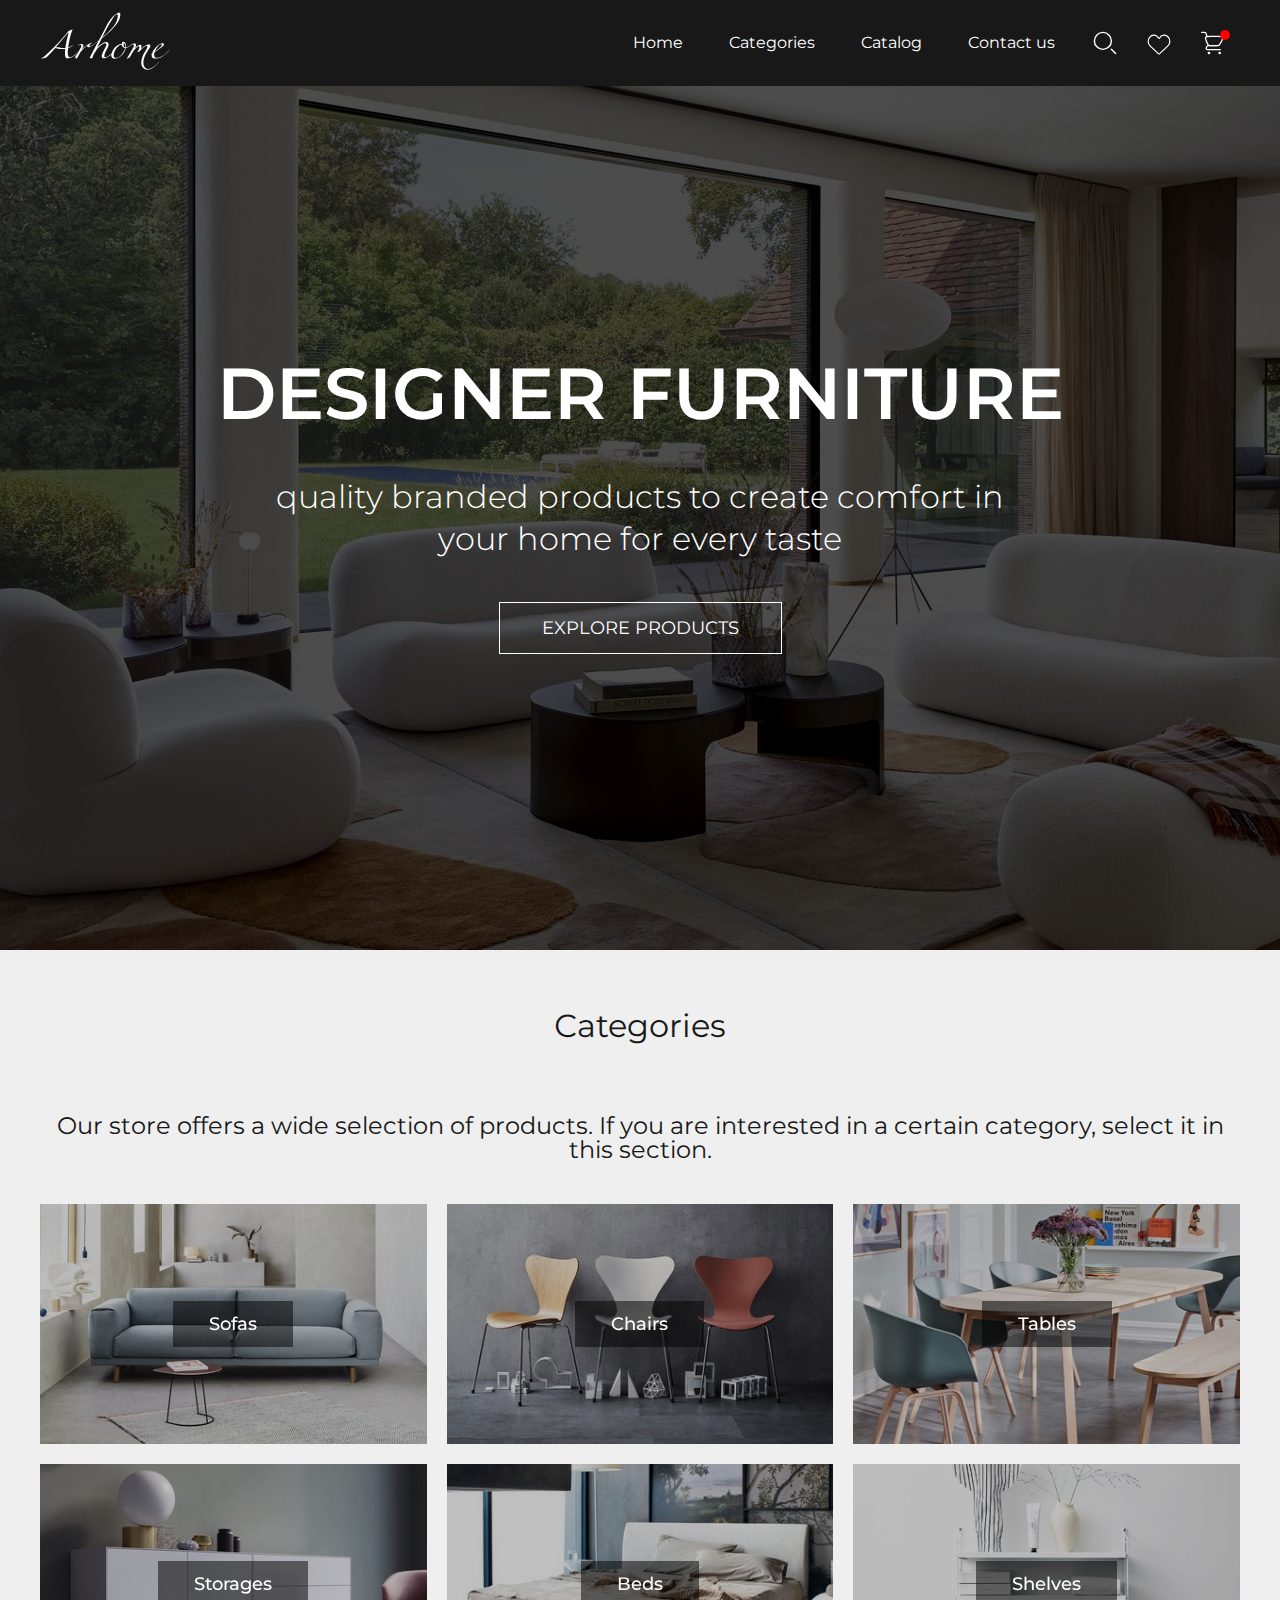
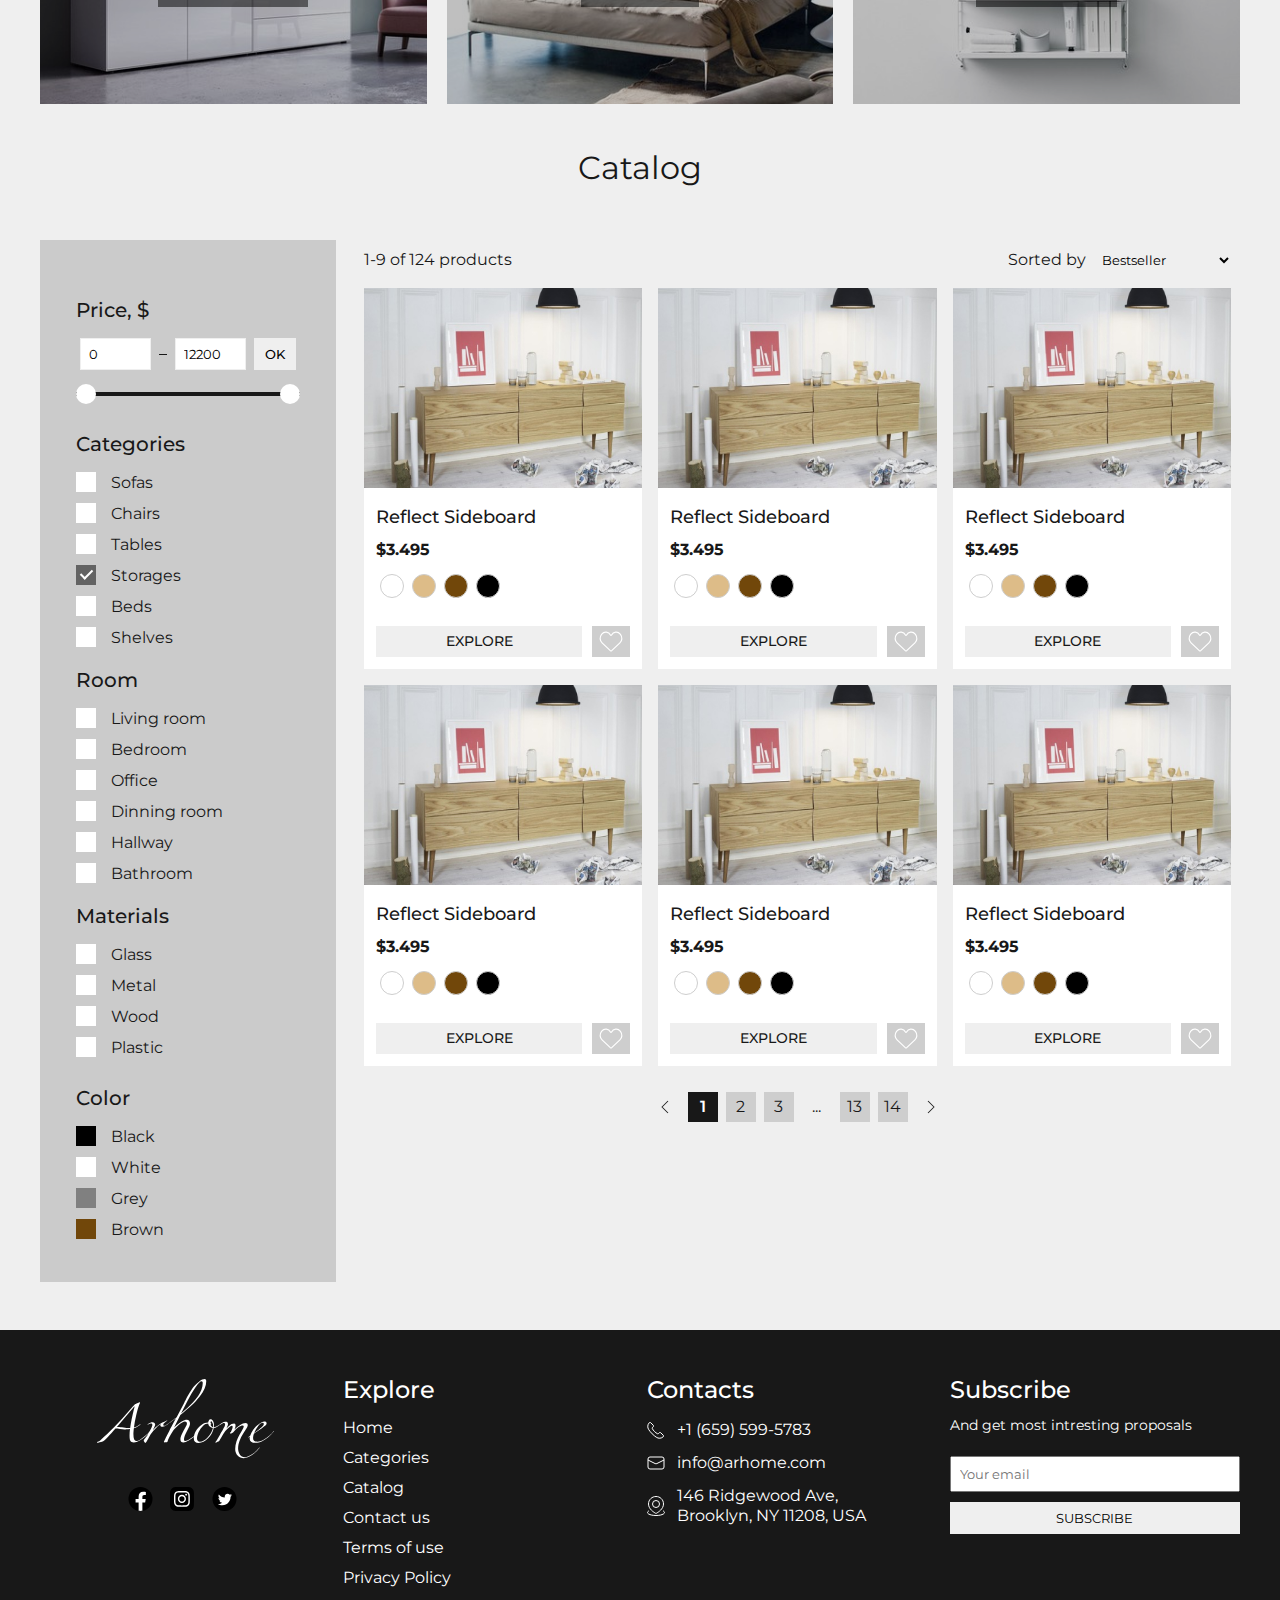
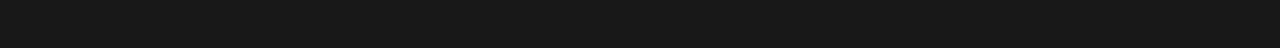
<file: category/storages.html>
<!DOCTYPE html>
<html lang="en">

<head>
    <meta charset="UTF-8">
    <meta name="viewport" content="width=device-width, initial-scale=1.0">
    <title>Arhome Store - Home | The best designer furniture</title>
    <link rel="icon" type="image/x-icon" href="favicon.png">
    <link rel="stylesheet" href="/styles/reset.css">
    <link rel="stylesheet" href="/styles/styles.css">
</head>

<body>

    <header class="header">
        <div class="container header-container">
            <div class="header__logo-wrapper">
                <a href="/">
                    <img class="header__logo-image" src="/images/icon/logo.svg" alt="Store logo">
                </a>
            </div>
            <div class="header__nav-wrapper">
                <ul>
                    <li>
                        <a href="/">
                            Home
                        </a>
                    </li>
                    <li>
                        <a href="/#categories">
                            Categories
                        </a>
                    </li>
                    <li>
                        <a href="/#catalog">
                            Catalog
                        </a>
                    </li>
                    <li>
                        <a href="/contact-us.html">
                            Contact us
                        </a>
                    </li>
                    <li>
                        <button>
                            <svg class="search-icon" width="24" height="24" viewBox="0 0 17 17" fill="none"
                                xmlns="http://www.w3.org/2000/svg">
                                <circle cx="7" cy="7" r="6" stroke="white" />
                                <path d="M16 16L13 13" stroke="white" stroke-linecap="round" />
                            </svg>
                        </button>
                    </li>
                    <li>
                        <button>
                            <svg class="favorites-icon" width="26" height="26" viewBox="0 0 22 21" fill="none"
                                xmlns="http://www.w3.org/2000/svg">
                                <path
                                    d="M3.45067 12.9082L10.4033 19.4395C10.6428 19.6644 10.7625 19.7769 10.9037 19.8046C10.9673 19.8171 11.0327 19.8171 11.0963 19.8046C11.2375 19.7769 11.3572 19.6644 11.5967 19.4395L18.5493 12.9082C20.5055 11.0706 20.743 8.0466 19.0978 5.92607L18.7885 5.52734C16.8203 2.99058 12.8696 3.41601 11.4867 6.31365C11.2913 6.72296 10.7087 6.72296 10.5133 6.31365C9.13037 3.41601 5.17972 2.99058 3.21154 5.52735L2.90219 5.92607C1.25695 8.0466 1.4945 11.0706 3.45067 12.9082Z"
                                    stroke="white" />
                            </svg>
                        </button>
                    </li>
                    <li>
                        <button>
                            <a href="/cart.html">
                                <svg class="cart-icon" width="24" height="24" viewBox="0 0 18 17" fill="none"
                                    xmlns="http://www.w3.org/2000/svg">
                                    <path
                                        d="M0.5 0.5H2.05848C2.7542 0.5 3.10206 0.5 3.36395 0.688758C3.62584 0.877516 3.73584 1.20753 3.95585 1.86754L4.5 3.5"
                                        stroke="white" stroke-linecap="round" />
                                    <path
                                        d="M14.5 13.5H5.05091C4.90471 13.5 4.83162 13.5 4.77616 13.4938C4.18857 13.428 3.78605 12.8695 3.90945 12.2913C3.92109 12.2367 3.94421 12.1674 3.99044 12.0287V12.0287C4.04177 11.8747 4.06743 11.7977 4.09579 11.7298C4.38607 11.0342 5.04277 10.5608 5.79448 10.5054C5.8679 10.5 5.94906 10.5 6.11137 10.5H11.5"
                                        stroke="white" stroke-linecap="round" stroke-linejoin="round" />
                                    <path
                                        d="M11.1787 10.5H8.13758C6.85836 10.5 6.21875 10.5 5.71781 10.1697C5.21687 9.83936 4.96492 9.25147 4.461 8.07568L4.29218 7.68176C3.48269 5.79294 3.07794 4.84853 3.52255 4.17426C3.96715 3.5 4.99464 3.5 7.04962 3.5H12.3305C14.6295 3.5 15.779 3.5 16.2126 4.24711C16.6462 4.99422 16.0758 5.99229 14.9352 7.98842L14.6517 8.48456C14.0897 9.46795 13.8088 9.95964 13.3432 10.2298C12.8776 10.5 12.3113 10.5 11.1787 10.5Z"
                                        stroke="white" stroke-linecap="round" />
                                    <circle cx="14" cy="16" r="1" fill="white" />
                                    <circle cx="6" cy="16" r="1" fill="white" />
                                </svg>
                            </a>
                        </button>
                    </li>
                </ul>
            </div>
            <div class="header__mobile-nav-wrapper">
                <button>
                    <div class="header__mobile-nav-icon">
                        <img src="/images/icon/menu.svg" alt="Menu icon">
                    </div>
                    <div class="header__mobile-nav-menu">
                        <ul>
                            <li>
                                <a href="/">
                                    Home
                                </a>
                            </li>
                            <li>
                                <a href="/#categories">
                                    Categories
                                </a>
                            </li>
                            <li>
                                <a href="/#catalog">
                                    Catalog
                                </a>
                            </li>
                            <li>
                                <a href="/contact-us.html">
                                    Contact us
                                </a>
                            </li>
                        </ul>
                        <ul>
                            <li>
                                <a href="#">
                                    <svg class="search-icon" width="24" height="24" viewBox="0 0 17 17" fill="none"
                                        xmlns="http://www.w3.org/2000/svg">
                                        <circle cx="7" cy="7" r="6" stroke="white" />
                                        <path d="M16 16L13 13" stroke="white" stroke-linecap="round" />
                                    </svg>
                                </a>
                            </li>
                            <li>
                                <a href="#">
                                    <svg class="favorites-icon" width="26" height="26" viewBox="0 0 22 21" fill="none"
                                        xmlns="http://www.w3.org/2000/svg">
                                        <path
                                            d="M3.45067 12.9082L10.4033 19.4395C10.6428 19.6644 10.7625 19.7769 10.9037 19.8046C10.9673 19.8171 11.0327 19.8171 11.0963 19.8046C11.2375 19.7769 11.3572 19.6644 11.5967 19.4395L18.5493 12.9082C20.5055 11.0706 20.743 8.0466 19.0978 5.92607L18.7885 5.52734C16.8203 2.99058 12.8696 3.41601 11.4867 6.31365C11.2913 6.72296 10.7087 6.72296 10.5133 6.31365C9.13037 3.41601 5.17972 2.99058 3.21154 5.52735L2.90219 5.92607C1.25695 8.0466 1.4945 11.0706 3.45067 12.9082Z"
                                            stroke="white" />
                                    </svg>
                                </a>
                            </li>
                            <li>
                                <a href="/cart.html">
                                    <svg class="cart-icon" width="24" height="24" viewBox="0 0 18 17" fill="none"
                                        xmlns="http://www.w3.org/2000/svg">
                                        <path
                                            d="M0.5 0.5H2.05848C2.7542 0.5 3.10206 0.5 3.36395 0.688758C3.62584 0.877516 3.73584 1.20753 3.95585 1.86754L4.5 3.5"
                                            stroke="white" stroke-linecap="round" />
                                        <path
                                            d="M14.5 13.5H5.05091C4.90471 13.5 4.83162 13.5 4.77616 13.4938C4.18857 13.428 3.78605 12.8695 3.90945 12.2913C3.92109 12.2367 3.94421 12.1674 3.99044 12.0287V12.0287C4.04177 11.8747 4.06743 11.7977 4.09579 11.7298C4.38607 11.0342 5.04277 10.5608 5.79448 10.5054C5.8679 10.5 5.94906 10.5 6.11137 10.5H11.5"
                                            stroke="white" stroke-linecap="round" stroke-linejoin="round" />
                                        <path
                                            d="M11.1787 10.5H8.13758C6.85836 10.5 6.21875 10.5 5.71781 10.1697C5.21687 9.83936 4.96492 9.25147 4.461 8.07568L4.29218 7.68176C3.48269 5.79294 3.07794 4.84853 3.52255 4.17426C3.96715 3.5 4.99464 3.5 7.04962 3.5H12.3305C14.6295 3.5 15.779 3.5 16.2126 4.24711C16.6462 4.99422 16.0758 5.99229 14.9352 7.98842L14.6517 8.48456C14.0897 9.46795 13.8088 9.95964 13.3432 10.2298C12.8776 10.5 12.3113 10.5 11.1787 10.5Z"
                                            stroke="white" stroke-linecap="round" />
                                        <circle cx="14" cy="16" r="1" fill="white" />
                                        <circle cx="6" cy="16" r="1" fill="white" />
                                    </svg>
                                </a>
                            </li>
                        </ul>
                    </div>
                </button>
                <button>
                    <div>
                        <img src="/images/icon/close-menu.svg" alt="Close menu icon">
                    </div>
                </button>
            </div>
        </div>
    </header>

    <section class="introduction">
        <div class="introduction__background">

        </div>
        <div class="introduction__content">
            <div class="introduction__title">
                Designer furniture
            </div>
            <div class="introduction__subtitle">
                Quality branded products to create comfort in your home for every taste
            </div>
            <div class="introduction__button">
                <a href="/#catalog">
                    Explore products
                </a>
            </div>
        </div>
    </section>

    <section id="categories" class="products-categories">
        <div class="container">
            <div class="products-categories__title">
                <h2>Сategories</h2>
            </div>
            <div class="products-categories__subtitle">
                <p>Our store offers a wide selection of products. If you are interested in a certain category, select it
                    in this section.
                <p>
            </div>
            <div class="products-categories__list">
                <div class="products-categories__list-item">
                    <a href="/category/sofas.html#catalog" class="products-categories__list-item-title">
                        <p>
                            Sofas
                        </p>
                    </a>
                </div>
                <div class="products-categories__list-item">
                    <a href="/category/chairs.html#catalog" class="products-categories__list-item-title">
                        <p>
                            Chairs
                        </p>
                    </a>
                </div>
                <div class="products-categories__list-item">
                    <a href="/category/tables.html#catalog" class="products-categories__list-item-title">
                        <p>
                            Tables
                        </p>
                    </a>
                </div>

                <div class="products-categories__list-item">
                    <a href="/category/storages.html#catalog" class="products-categories__list-item-title">
                        <p>
                            Storages
                        </p>
                    </a>
                </div>

                <div class="products-categories__list-item">
                    <a href="/category/beds.html#catalog" class="products-categories__list-item-title">
                        <p>
                            Beds
                        </p>
                    </a>
                </div>
                <div class="products-categories__list-item">
                    <a href="/category/shelves.html#catalog" class="products-categories__list-item-title">
                        <p>
                            Shelves
                        </p>
                    </a>
                </div>
            </div>
        </div>
    </section>

    <section id="catalog" class="products-list">
        <div class="container">
            <div class="products-categories__title">
                <h2>Catalog</h2>
            </div>
            <div class="products-list__wrapper">
                <div class="products-list__filter">
                    <div class="products-list__filter-price">
                        <p class="products-list__filter-price-title">
                            Price, $
                        </p>
                        <div class="products-list__filter-price-inputs">
                            <input type="number" min="0" max="10000" value="0" name="minPrace">
                            <span class="line"></span>
                            <input type="number" min="1" max="12200" value="12200" name="maxPrice">
                            <input type="submit" value="OK">
                        </div>
                        <div class="products-list__filter-price-selector">
                            <div class="line">
                            </div>
                            <div class="left">
                            </div>
                            <div class="right">
                            </div>
                        </div>
                    </div>
                    <div class="products-list__filter-list">
                        <p class="products-list__filter-list-title">
                            Categories
                        </p>
                        <label class="checkbox-container">
                            Sofas
                            <input type="checkbox">
                            <span class="checkmark"></span>
                        </label>
                        <label class="checkbox-container">
                            Chairs
                            <input type="checkbox">
                            <span class="checkmark"></span>
                        </label>
                        <label class="checkbox-container">
                            Tables
                            <input type="checkbox">
                            <span class="checkmark"></span>
                        </label>
                        <label class="checkbox-container">
                            Storages
                            <input type="checkbox" checked>
                            <span class="checkmark"></span>
                        </label>
                        <label class="checkbox-container">
                            Beds
                            <input type="checkbox">
                            <span class="checkmark"></span>
                        </label>
                        <label class="checkbox-container">
                            Shelves
                            <input type="checkbox">
                            <span class="checkmark"></span>
                        </label>
                    </div>
                    <div class="products-list__filter-list">
                        <p class="products-list__filter-list-title">
                            Room
                        </p>
                        <label class="checkbox-container">
                            Living room
                            <input type="checkbox">
                            <span class="checkmark"></span>
                        </label>
                        <label class="checkbox-container">
                            Bedroom
                            <input type="checkbox">
                            <span class="checkmark"></span>
                        </label>
                        <label class="checkbox-container">
                            Office
                            <input type="checkbox">
                            <span class="checkmark"></span>
                        </label>
                        <label class="checkbox-container">
                            Dinning room
                            <input type="checkbox">
                            <span class="checkmark"></span>
                        </label>
                        <label class="checkbox-container">
                            Hallway
                            <input type="checkbox">
                            <span class="checkmark"></span>
                        </label>
                        <label class="checkbox-container">
                            Bathroom
                            <input type="checkbox">
                            <span class="checkmark"></span>
                        </label>
                    </div>
                    <div class="products-list__filter-list">
                        <p class="products-list__filter-list-title">
                            Materials
                        </p>
                        <div class="scroll">
                            <label class="checkbox-container">
                                Glass
                                <input type="checkbox">
                                <span class="checkmark"></span>
                            </label>
                            <label class="checkbox-container">
                                Metal
                                <input type="checkbox">
                                <span class="checkmark"></span>
                            </label>
                            <label class="checkbox-container">
                                Wood
                                <input type="checkbox">
                                <span class="checkmark"></span>
                            </label>
                            <label class="checkbox-container">
                                Plastic
                                <input type="checkbox">
                                <span class="checkmark"></span>
                            </label>
                            <label class="checkbox-container">
                                Stone
                                <input type="checkbox">
                                <span class="checkmark"></span>
                            </label>
                            <label class="checkbox-container">
                                Fabric
                                <input type="checkbox">
                                <span class="checkmark"></span>
                            </label>
                            <label class="checkbox-container">
                                Leather
                                <input type="checkbox">
                                <span class="checkmark"></span>
                            </label>
                        </div>                        
                    </div>
                    <div class="products-list__filter-list colors">
                        <p class="products-list__filter-list-title">
                            Color
                        </p>
                        <div class="scroll">
                            <label class="checkbox-container">
                                Black
                                <input type="checkbox">
                                <span class="checkmark" style="background-color: black;"></span>
                            </label>
                            <label class="checkbox-container">
                                White
                                <input type="checkbox">
                                <span class="checkmark" style="background-color: white;"></span>
                            </label>
                            <label class="checkbox-container">
                                Grey
                                <input type="checkbox">
                                <span class="checkmark" style="background-color: grey;"></span>
                            </label>
                            <label class="checkbox-container">
                                Brown
                                <input type="checkbox">
                                <span class="checkmark" style="background-color: #71470a;"></span>
                            </label>
                            <label class="checkbox-container">
                                Beige
                                <input type="checkbox">
                                <span class="checkmark" style="background-color: #ddbc88;"></span>
                            </label>
                            <label class="checkbox-container">
                                Gold
                                <input type="checkbox">
                                <span class="checkmark" style="background-color: gold;"></span>
                            </label>
                            <label class="checkbox-container">
                                Silver
                                <input type="checkbox">
                                <span class="checkmark" style="background-color: silver;"></span>
                            </label>
                        </div>
                    </div>
                </div>
                <div class="products-list__products">
                    <div class="products-list__products-sorting">
                        <div class="products-list__products-sorting-amount">
                            1-9 of 124 products
                        </div>
                        <div class="products-list__products-sorting-button">
                            Sorted by
                            <select name="sorting">
                                <option value="1">Bestseller</option>
                                <option value="2">Price descending</option>
                                <option value="3">Price ascending</option>
                                <option value="4">New Arrivals</option>
                            </select>
                        </div>
                    </div>
                    <div class="products-list__products-filter-mobile">
                        <button class="products-list__products-filter-modal-control">
                            Filter
                            <div class="products-list__products-filter-modal">
                                <div class="products-list__filter-price">
                                    <p class="products-list__filter-price-title">
                                        Price, $
                                    </p>
                                    <div class="products-list__filter-price-inputs">
                                        <input type="number" min="0" max="10000" value="0" name="minPrace">
                                        <span class="line"></span>
                                        <input type="number" min="1" max="12200" value="12200" name="maxPrice">
                                        <input type="submit" value="OK">
                                    </div>
                                    <div class="products-list__filter-price-selector">
                                        <div class="line">
                                        </div>
                                        <div class="left">
                                        </div>
                                        <div class="right">
                                        </div>
                                    </div>
                                </div>
                                <div class="products-list__filter-list">
                                    <p class="products-list__filter-list-title">
                                        Categories
                                    </p>
                                    <label class="checkbox-container">
                                        Sofas
                                        <input type="checkbox">
                                        <span class="checkmark"></span>
                                    </label>
                                    <label class="checkbox-container">
                                        Chairs
                                        <input type="checkbox">
                                        <span class="checkmark"></span>
                                    </label>
                                    <label class="checkbox-container">
                                        Tables
                                        <input type="checkbox">
                                        <span class="checkmark"></span>
                                    </label>
                                    <label class="checkbox-container">
                                        Storages
                                        <input type="checkbox" checked>
                                        <span class="checkmark"></span>
                                    </label>
                                    <label class="checkbox-container">
                                        Beds
                                        <input type="checkbox">
                                        <span class="checkmark"></span>
                                    </label>
                                    <label class="checkbox-container">
                                        Shelves
                                        <input type="checkbox" checked>
                                        <span class="checkmark"></span>
                                    </label>
                                </div>
                                <div class="products-list__filter-list">
                                    <p class="products-list__filter-list-title">
                                        Room
                                    </p>
                                    <label class="checkbox-container">
                                        Living room
                                        <input type="checkbox">
                                        <span class="checkmark"></span>
                                    </label>
                                    <label class="checkbox-container">
                                        Bedroom
                                        <input type="checkbox">
                                        <span class="checkmark"></span>
                                    </label>
                                    <label class="checkbox-container">
                                        Office
                                        <input type="checkbox">
                                        <span class="checkmark"></span>
                                    </label>
                                    <label class="checkbox-container">
                                        Dinning room
                                        <input type="checkbox">
                                        <span class="checkmark"></span>
                                    </label>
                                    <label class="checkbox-container">
                                        Hallway
                                        <input type="checkbox">
                                        <span class="checkmark"></span>
                                    </label>
                                    <label class="checkbox-container">
                                        Bathroom
                                        <input type="checkbox">
                                        <span class="checkmark"></span>
                                    </label>
                                </div>
                                <div class="products-list__filter-list">
                                    <p class="products-list__filter-list-title">
                                        Materials
                                    </p>
                                    <div>
                                        <label class="checkbox-container">
                                            Glass
                                            <input type="checkbox">
                                            <span class="checkmark"></span>
                                        </label>
                                        <label class="checkbox-container">
                                            Metal
                                            <input type="checkbox">
                                            <span class="checkmark"></span>
                                        </label>
                                        <label class="checkbox-container">
                                            Wood
                                            <input type="checkbox">
                                            <span class="checkmark"></span>
                                        </label>
                                        <label class="checkbox-container">
                                            Plastic
                                            <input type="checkbox">
                                            <span class="checkmark"></span>
                                        </label>
                                        <label class="checkbox-container">
                                            Stone
                                            <input type="checkbox">
                                            <span class="checkmark"></span>
                                        </label>
                                        <label class="checkbox-container">
                                            Fabric
                                            <input type="checkbox">
                                            <span class="checkmark"></span>
                                        </label>
                                        <label class="checkbox-container">
                                            Leather
                                            <input type="checkbox">
                                            <span class="checkmark"></span>
                                        </label>
                                    </div>
                                    <div class="products-list__filter-list colors">
                                        <p class="products-list__filter-list-title">
                                            Color
                                        </p>
                                        <div>
                                            <label class="checkbox-container">
                                                Black
                                                <input type="checkbox">
                                                <span class="checkmark" style="background-color: black;"></span>
                                            </label>
                                            <label class="checkbox-container">
                                                White
                                                <input type="checkbox">
                                                <span class="checkmark" style="background-color: white;"></span>
                                            </label>
                                            <label class="checkbox-container">
                                                Grey
                                                <input type="checkbox">
                                                <span class="checkmark" style="background-color: grey;"></span>
                                            </label>
                                            <label class="checkbox-container">
                                                Brown
                                                <input type="checkbox">
                                                <span class="checkmark" style="background-color: #71470a;"></span>
                                            </label>
                                            <label class="checkbox-container">
                                                Beige
                                                <input type="checkbox">
                                                <span class="checkmark" style="background-color: #ddbc88;"></span>
                                            </label>
                                            <label class="checkbox-container">
                                                Gold
                                                <input type="checkbox">
                                                <span class="checkmark" style="background-color: gold;"></span>
                                            </label>
                                            <label class="checkbox-container">
                                                Silver
                                                <input type="checkbox">
                                                <span class="checkmark" style="background-color: silver;"></span>
                                            </label>
                                        </div>
                                    </div>
                                </div>
                        </button>
                    </div>
                    <div class="products-list__products-container">
                        <div class="products-list__product">
                            <div class="products-list__product-cover">
                                <img src="/images/products/storage.jpg" alt="Reflect Sideboard">
                            </div>
                            <div class="products-list__product-info">
                                <p class="products-list__product-title">
                                    <a href="/product.html">
                                        Reflect Sideboard
                                    </a>
                                </p>
                                <p class="products-list__product-price">$3.495</p>
                                <div class="products-list__product-colors">
                                    <div style="background-color: white;"></div>
                                    <div style="background-color: #ddbc88;"></div>
                                    <div style="background-color: #71470a;"></div>
                                    <div style="background-color: black;"></div>

                                </div>
                                <div class="products-list__product-buttons">
                                    <a href="/product.html" class="products-list__product-button">
                                        Explore
                                    </a>
                                    <button class="products-list__product-favorites">
                                        <svg class="favorites-icon" width="26" height="26" viewBox="0 0 22 21"
                                            fill="none" xmlns="http://www.w3.org/2000/svg">
                                            <path
                                                d="M3.45067 12.9082L10.4033 19.4395C10.6428 19.6644 10.7625 19.7769 10.9037 19.8046C10.9673 19.8171 11.0327 19.8171 11.0963 19.8046C11.2375 19.7769 11.3572 19.6644 11.5967 19.4395L18.5493 12.9082C20.5055 11.0706 20.743 8.0466 19.0978 5.92607L18.7885 5.52734C16.8203 2.99058 12.8696 3.41601 11.4867 6.31365C11.2913 6.72296 10.7087 6.72296 10.5133 6.31365C9.13037 3.41601 5.17972 2.99058 3.21154 5.52735L2.90219 5.92607C1.25695 8.0466 1.4945 11.0706 3.45067 12.9082Z"
                                                stroke="white" />
                                        </svg>
                                    </button>
                                </div>
                            </div>
                        </div><div class="products-list__product">
                            <div class="products-list__product-cover">
                                <img src="/images/products/storage.jpg" alt="Reflect Sideboard">
                            </div>
                            <div class="products-list__product-info">
                                <p class="products-list__product-title">
                                    <a href="/product.html">
                                        Reflect Sideboard
                                    </a>
                                </p>
                                <p class="products-list__product-price">$3.495</p>
                                <div class="products-list__product-colors">
                                    <div style="background-color: white;"></div>
                                    <div style="background-color: #ddbc88;"></div>
                                    <div style="background-color: #71470a;"></div>
                                    <div style="background-color: black;"></div>

                                </div>
                                <div class="products-list__product-buttons">
                                    <a href="/product.html" class="products-list__product-button">
                                        Explore
                                    </a>
                                    <button class="products-list__product-favorites">
                                        <svg class="favorites-icon" width="26" height="26" viewBox="0 0 22 21"
                                            fill="none" xmlns="http://www.w3.org/2000/svg">
                                            <path
                                                d="M3.45067 12.9082L10.4033 19.4395C10.6428 19.6644 10.7625 19.7769 10.9037 19.8046C10.9673 19.8171 11.0327 19.8171 11.0963 19.8046C11.2375 19.7769 11.3572 19.6644 11.5967 19.4395L18.5493 12.9082C20.5055 11.0706 20.743 8.0466 19.0978 5.92607L18.7885 5.52734C16.8203 2.99058 12.8696 3.41601 11.4867 6.31365C11.2913 6.72296 10.7087 6.72296 10.5133 6.31365C9.13037 3.41601 5.17972 2.99058 3.21154 5.52735L2.90219 5.92607C1.25695 8.0466 1.4945 11.0706 3.45067 12.9082Z"
                                                stroke="white" />
                                        </svg>
                                    </button>
                                </div>
                            </div>
                        </div><div class="products-list__product">
                            <div class="products-list__product-cover">
                                <img src="/images/products/storage.jpg" alt="Reflect Sideboard">
                            </div>
                            <div class="products-list__product-info">
                                <p class="products-list__product-title">
                                    <a href="/product.html">
                                        Reflect Sideboard
                                    </a>
                                </p>
                                <p class="products-list__product-price">$3.495</p>
                                <div class="products-list__product-colors">
                                    <div style="background-color: white;"></div>
                                    <div style="background-color: #ddbc88;"></div>
                                    <div style="background-color: #71470a;"></div>
                                    <div style="background-color: black;"></div>

                                </div>
                                <div class="products-list__product-buttons">
                                    <a href="/product.html" class="products-list__product-button">
                                        Explore
                                    </a>
                                    <button class="products-list__product-favorites">
                                        <svg class="favorites-icon" width="26" height="26" viewBox="0 0 22 21"
                                            fill="none" xmlns="http://www.w3.org/2000/svg">
                                            <path
                                                d="M3.45067 12.9082L10.4033 19.4395C10.6428 19.6644 10.7625 19.7769 10.9037 19.8046C10.9673 19.8171 11.0327 19.8171 11.0963 19.8046C11.2375 19.7769 11.3572 19.6644 11.5967 19.4395L18.5493 12.9082C20.5055 11.0706 20.743 8.0466 19.0978 5.92607L18.7885 5.52734C16.8203 2.99058 12.8696 3.41601 11.4867 6.31365C11.2913 6.72296 10.7087 6.72296 10.5133 6.31365C9.13037 3.41601 5.17972 2.99058 3.21154 5.52735L2.90219 5.92607C1.25695 8.0466 1.4945 11.0706 3.45067 12.9082Z"
                                                stroke="white" />
                                        </svg>
                                    </button>
                                </div>
                            </div>
                        </div><div class="products-list__product">
                            <div class="products-list__product-cover">
                                <img src="/images/products/storage.jpg" alt="Reflect Sideboard">
                            </div>
                            <div class="products-list__product-info">
                                <p class="products-list__product-title">
                                    <a href="/product.html">
                                        Reflect Sideboard
                                    </a>
                                </p>
                                <p class="products-list__product-price">$3.495</p>
                                <div class="products-list__product-colors">
                                    <div style="background-color: white;"></div>
                                    <div style="background-color: #ddbc88;"></div>
                                    <div style="background-color: #71470a;"></div>
                                    <div style="background-color: black;"></div>

                                </div>
                                <div class="products-list__product-buttons">
                                    <a href="/product.html" class="products-list__product-button">
                                        Explore
                                    </a>
                                    <button class="products-list__product-favorites">
                                        <svg class="favorites-icon" width="26" height="26" viewBox="0 0 22 21"
                                            fill="none" xmlns="http://www.w3.org/2000/svg">
                                            <path
                                                d="M3.45067 12.9082L10.4033 19.4395C10.6428 19.6644 10.7625 19.7769 10.9037 19.8046C10.9673 19.8171 11.0327 19.8171 11.0963 19.8046C11.2375 19.7769 11.3572 19.6644 11.5967 19.4395L18.5493 12.9082C20.5055 11.0706 20.743 8.0466 19.0978 5.92607L18.7885 5.52734C16.8203 2.99058 12.8696 3.41601 11.4867 6.31365C11.2913 6.72296 10.7087 6.72296 10.5133 6.31365C9.13037 3.41601 5.17972 2.99058 3.21154 5.52735L2.90219 5.92607C1.25695 8.0466 1.4945 11.0706 3.45067 12.9082Z"
                                                stroke="white" />
                                        </svg>
                                    </button>
                                </div>
                            </div>
                        </div><div class="products-list__product">
                            <div class="products-list__product-cover">
                                <img src="/images/products/storage.jpg" alt="Reflect Sideboard">
                            </div>
                            <div class="products-list__product-info">
                                <p class="products-list__product-title">
                                    <a href="/product.html">
                                        Reflect Sideboard
                                    </a>
                                </p>
                                <p class="products-list__product-price">$3.495</p>
                                <div class="products-list__product-colors">
                                    <div style="background-color: white;"></div>
                                    <div style="background-color: #ddbc88;"></div>
                                    <div style="background-color: #71470a;"></div>
                                    <div style="background-color: black;"></div>

                                </div>
                                <div class="products-list__product-buttons">
                                    <a href="/product.html" class="products-list__product-button">
                                        Explore
                                    </a>
                                    <button class="products-list__product-favorites">
                                        <svg class="favorites-icon" width="26" height="26" viewBox="0 0 22 21"
                                            fill="none" xmlns="http://www.w3.org/2000/svg">
                                            <path
                                                d="M3.45067 12.9082L10.4033 19.4395C10.6428 19.6644 10.7625 19.7769 10.9037 19.8046C10.9673 19.8171 11.0327 19.8171 11.0963 19.8046C11.2375 19.7769 11.3572 19.6644 11.5967 19.4395L18.5493 12.9082C20.5055 11.0706 20.743 8.0466 19.0978 5.92607L18.7885 5.52734C16.8203 2.99058 12.8696 3.41601 11.4867 6.31365C11.2913 6.72296 10.7087 6.72296 10.5133 6.31365C9.13037 3.41601 5.17972 2.99058 3.21154 5.52735L2.90219 5.92607C1.25695 8.0466 1.4945 11.0706 3.45067 12.9082Z"
                                                stroke="white" />
                                        </svg>
                                    </button>
                                </div>
                            </div>
                        </div><div class="products-list__product">
                            <div class="products-list__product-cover">
                                <img src="/images/products/storage.jpg" alt="Reflect Sideboard">
                            </div>
                            <div class="products-list__product-info">
                                <p class="products-list__product-title">
                                    <a href="/product.html">
                                        Reflect Sideboard
                                    </a>
                                </p>
                                <p class="products-list__product-price">$3.495</p>
                                <div class="products-list__product-colors">
                                    <div style="background-color: white;"></div>
                                    <div style="background-color: #ddbc88;"></div>
                                    <div style="background-color: #71470a;"></div>
                                    <div style="background-color: black;"></div>

                                </div>
                                <div class="products-list__product-buttons">
                                    <a href="/product.html" class="products-list__product-button">
                                        Explore
                                    </a>
                                    <button class="products-list__product-favorites">
                                        <svg class="favorites-icon" width="26" height="26" viewBox="0 0 22 21"
                                            fill="none" xmlns="http://www.w3.org/2000/svg">
                                            <path
                                                d="M3.45067 12.9082L10.4033 19.4395C10.6428 19.6644 10.7625 19.7769 10.9037 19.8046C10.9673 19.8171 11.0327 19.8171 11.0963 19.8046C11.2375 19.7769 11.3572 19.6644 11.5967 19.4395L18.5493 12.9082C20.5055 11.0706 20.743 8.0466 19.0978 5.92607L18.7885 5.52734C16.8203 2.99058 12.8696 3.41601 11.4867 6.31365C11.2913 6.72296 10.7087 6.72296 10.5133 6.31365C9.13037 3.41601 5.17972 2.99058 3.21154 5.52735L2.90219 5.92607C1.25695 8.0466 1.4945 11.0706 3.45067 12.9082Z"
                                                stroke="white" />
                                        </svg>
                                    </button>
                                </div>
                            </div>
                        </div>
                    </div>
                    <div class="products-list__products-pagination">
                        <div>
                            <img src="/images/icon/expand_left_light.svg" alt="Left arrow">
                        </div>
                        <div class="active">
                            1
                        </div>
                        <div>
                            2
                        </div>
                        <div>
                            3
                        </div>
                        <div class="space">
                            ...
                        </div>
                        <div>
                            13
                        </div>
                        <div>
                            14
                        </div>
                        <div>
                            <img src="/images/icon/expand_right_light.svg" alt="Right arrow">
                        </div>
                    </div>

                </div>
            </div>
        </div>
    </section>

    <footer class="footer">
        <div class="container footer-container">
            <div class="footer__logo-wrapper">
                <div class="footer__logo-image">
                    <a href="/">
                        <img src="/images/icon/logo.svg" alt="Store logo">
                    </a>
                </div>
                <div class="footer__logo-social">
                    <a href="#">
                        <svg alt="Facebook" class="svg-icon-facebook" version="1.1" xmlns="http://www.w3.org/2000/svg"
                            width="30" height="30" viewBox="0 0 30 30">
                            <rect x="0.5" width="24" height="24" rx="12" fill="black" />
                            <path
                                d="M17.1711 15.4688L17.7031 12H14.375V9.75C14.375 8.80078 14.8391 7.875 16.3297 7.875H17.8438V4.92188C17.8438 4.92188 16.4703 4.6875 15.1578 4.6875C12.4156 4.6875 10.625 6.34922 10.625 9.35625V12H7.57812V15.4688H10.625V23.8547C11.2367 23.9508 11.8625 24 12.5 24C13.1375 24 13.7633 23.9508 14.375 23.8547V15.4688H17.1711Z"
                                fill="white" />
                        </svg>
                    </a>
                    <a href="#">
                        <svg alt="Instagram" class="svg-icon-indtagram" version="1.1" xmlns="http://www.w3.org/2000/svg"
                            width="30" height="30" viewBox="0 0 30 30">
                            <path
                                d="M6.08577 23.9151C4.65848 23.8502 3.88314 23.6127 3.36743 23.4115C2.6841 23.1455 2.19693 22.8288 1.68407 22.3166C1.17122 21.8045 0.853806 21.3173 0.589176 20.634C0.388029 20.1183 0.150504 19.3429 0.0855946 17.9157C0.0142658 16.3728 0 15.9099 0 12.0011C0 8.09225 0.0156923 7.63004 0.0848813 6.08577C0.14979 4.65848 0.388742 3.88457 0.588463 3.36743C0.854519 2.6841 1.17193 2.19693 1.68336 1.68336C2.1955 1.17122 2.68268 0.853092 3.36672 0.588463C3.88243 0.387315 4.65777 0.14979 6.08506 0.0848813C7.62861 0.0142658 8.09225 0 11.9996 0C15.9085 0 16.3707 0.0156923 17.9149 0.0848813C19.3422 0.14979 20.1161 0.388742 20.6333 0.588463C21.3166 0.853092 21.8038 1.17122 22.3166 1.68336C22.8295 2.1955 23.1455 2.68339 23.4115 3.36672C23.6127 3.88243 23.8502 4.65777 23.9151 6.08506C23.9857 7.62933 24 8.09154 24 12.0004C24 15.9077 23.9857 16.3714 23.9151 17.9157C23.8502 19.3429 23.6113 20.1183 23.4115 20.634C23.1455 21.3173 22.8288 21.8045 22.3166 22.3166C21.8045 22.8288 21.3166 23.1455 20.6333 23.4115C20.1176 23.6127 19.3422 23.8502 17.9149 23.9151C16.3721 23.9857 15.9085 24 11.9996 24C8.09225 24 7.62862 23.9865 6.08577 23.9151Z"
                                fill="black" />
                            <path
                                d="M9.27709 11.915C9.27709 10.4579 10.4579 9.27645 11.915 9.27645C13.3721 9.27645 14.5535 10.4579 14.5535 11.915C14.5535 13.3721 13.3721 14.5535 11.915 14.5535C10.4579 14.5535 9.27709 13.3721 9.27709 11.915ZM7.85074 11.915C7.85074 14.1597 9.67031 15.9793 11.915 15.9793C14.1597 15.9793 15.9793 14.1597 15.9793 11.915C15.9793 9.67031 14.1597 7.85074 11.915 7.85074C9.67031 7.85074 7.85081 9.67018 7.85081 11.915M15.1904 7.68959C15.1903 7.87745 15.246 8.0611 15.3503 8.21734C15.4546 8.37357 15.6029 8.49537 15.7764 8.56733C15.9499 8.63929 16.1409 8.65817 16.3251 8.6216C16.5094 8.58502 16.6787 8.49463 16.8116 8.36185C16.9444 8.22907 17.035 8.05987 17.0717 7.87564C17.1084 7.69141 17.0897 7.50043 17.0179 7.32685C16.946 7.15327 16.8244 7.00488 16.6682 6.90045C16.5121 6.79603 16.3285 6.74025 16.1406 6.74017H16.1402C15.8884 6.74029 15.647 6.84034 15.4689 7.01836C15.2908 7.19637 15.1906 7.43779 15.1904 7.68959ZM8.71734 18.3577C7.94566 18.3225 7.52623 18.194 7.24749 18.0854C6.87796 17.9415 6.61429 17.7702 6.33708 17.4934C6.05986 17.2165 5.88827 16.9531 5.74504 16.5836C5.63638 16.305 5.50784 15.8854 5.47276 15.1137C5.43439 14.2794 5.42673 14.0288 5.42673 11.9151C5.42673 9.80144 5.43502 9.55152 5.47276 8.71652C5.5079 7.94484 5.63739 7.5261 5.74504 7.24667C5.8889 6.87713 6.06024 6.61347 6.33708 6.33625C6.61391 6.05904 6.87732 5.88744 7.24749 5.74421C7.5261 5.63556 7.94566 5.50702 8.71734 5.47194C9.55164 5.43356 9.80227 5.4259 11.915 5.4259C14.0277 5.4259 14.2786 5.43407 15.1136 5.47206C15.8853 5.50721 16.304 5.6367 16.5835 5.74434C16.953 5.88757 17.2167 6.05955 17.4939 6.33638C17.7711 6.61322 17.942 6.87726 18.0859 7.2468C18.1946 7.5254 18.3231 7.94496 18.3582 8.71664C18.3966 9.55164 18.4042 9.80157 18.4042 11.9153C18.4042 14.0289 18.3966 14.2789 18.3582 15.1139C18.323 15.8855 18.1939 16.305 18.0859 16.5837C17.942 16.9532 17.7707 17.2169 17.4939 17.4935C17.217 17.7701 16.953 17.9417 16.5835 18.0855C16.3048 18.1942 15.8853 18.3227 15.1136 18.3578C14.2793 18.3962 14.0287 18.4038 11.915 18.4038C9.80132 18.4038 9.55139 18.3962 8.71734 18.3578M8.6518 4.04793C7.8092 4.08631 7.23344 4.21991 6.73061 4.41557C6.21018 4.61762 5.76903 4.8887 5.32852 5.32852C4.888 5.76834 4.61762 6.20955 4.41557 6.73061C4.21991 7.23375 4.08631 7.8092 4.04793 8.6518C4.00893 9.49573 4 9.76554 4 11.915C4 14.0645 4.00893 14.3343 4.04793 15.1782C4.08631 16.0209 4.21991 16.5962 4.41557 17.0994C4.61762 17.6198 4.88806 18.0619 5.32852 18.5015C5.76897 18.9411 6.20955 19.2118 6.73061 19.4144C7.23439 19.6101 7.8092 19.7437 8.6518 19.7821C9.49618 19.8204 9.76554 19.83 11.915 19.83C14.0645 19.83 14.3343 19.8211 15.1782 19.7821C16.0209 19.7437 16.5962 19.6101 17.0994 19.4144C17.6198 19.2118 18.061 18.9413 18.5015 18.5015C18.942 18.0617 19.2118 17.6198 19.4144 17.0994C19.6101 16.5962 19.7443 16.0208 19.7821 15.1782C19.8204 14.3336 19.8294 14.0645 19.8294 11.915C19.8294 9.76554 19.8204 9.49573 19.7821 8.6518C19.7437 7.80914 19.6101 7.23344 19.4144 6.73061C19.2118 6.21018 18.9413 5.76903 18.5015 5.32852C18.0617 4.888 17.6198 4.61762 17.1 4.41557C16.5962 4.21991 16.0208 4.08567 15.1788 4.04793C14.3348 4.00937 14.0651 4 11.916 4C9.76681 4 9.49649 4.00893 8.65212 4.04793"
                                fill="white" />
                        </svg>
                    </a>
                    <a href="#">
                        <svg width="30" height="30" viewBox="0 0 30 30" fill="none" xmlns="http://www.w3.org/2000/svg">
                            <rect x="0.5" width="24" height="24" rx="12" fill="black" />
                            <path
                                d="M10.304 18.33C15.626 18.33 18.536 13.92 18.536 10.098C18.536 9.972 18.536 9.846 18.53 9.726C19.094 9.318 19.586 8.808 19.976 8.226C19.46 8.454 18.902 8.61 18.314 8.682C18.914 8.322 19.37 7.758 19.586 7.08C19.028 7.41 18.41 7.65 17.75 7.78199C17.222 7.21799 16.472 6.87 15.638 6.87C14.042 6.87 12.746 8.166 12.746 9.762C12.746 9.99 12.77 10.212 12.824 10.422C10.418 10.302 8.28796 9.15 6.85996 7.398C6.61396 7.824 6.46996 8.322 6.46996 8.85C6.46996 9.852 6.97996 10.74 7.75996 11.256C7.28596 11.244 6.84196 11.112 6.45196 10.896C6.45196 10.908 6.45196 10.92 6.45196 10.932C6.45196 12.336 7.44796 13.5 8.77396 13.77C8.53396 13.836 8.27596 13.872 8.01196 13.872C7.82596 13.872 7.64596 13.854 7.46596 13.818C7.83196 14.97 8.89996 15.804 10.166 15.828C9.17596 16.602 7.92796 17.064 6.57196 17.064C6.33796 17.064 6.10996 17.052 5.88196 17.022C7.14796 17.85 8.67196 18.33 10.304 18.33Z"
                                fill="white" />
                        </svg>
                    </a>
                </div>
            </div>
            <div class="footer__contacts-links">
                <p class="footer__contacts-links-title">
                    Explore
                </p>
                <ul>
                    <li>
                        <a href="/">
                            Home
                        </a>
                    </li>
                    <li>
                        <a href="/#categories">
                            Categories
                        </a>
                    </li>
                    <li>
                        <a href="/#catalog">
                            Catalog
                        </a>
                    </li>
                    <li>
                        <a href="/contact-us.html">
                            Contact us
                        </a>
                    </li>
                    <li>
                        <a href="#">
                            Terms of use
                        </a>
                    </li>
                    <li>
                        <a href="#">
                            Privacy Policy
                        </a>
                    </li>
                </ul>
            </div>
            <div class="footer__contacts">
                <p class="footer__contacts-title">
                    Contacts
                </p>
                <div class="footer__contacts-phone">
                    <img src="/images/icon/phone.svg" alt="Phone icon">
                    <a href="tel:+16595995783">
                        +1 (659) 599-5783
                    </a>
                </div>
                <div class="footer__contacts-email">
                    <img src="/images/icon/letter.svg" alt="Letter icon">
                    <a href="mailto:info@arhome.com">
                        info@arhome.com
                    </a>
                </div>
                <div class="footer__contacts-address">
                    <img src="/images/icon/address.svg" alt="Adress icon">
                    <a href="https://goo.gl/maps/C49wnDXq5ahmfaLSA" target="_blank">
                        146 Ridgewood Ave,
                        <br />
                        Brooklyn, NY 11208, USA
                    </a>
                </div>
            </div>
            <div class="footer__subscribe-form">
                <p class="footer__subscribe-form-title">
                    Subscribe
                </p>
                <p class="footer__subscribe-form-subtitle">
                    And get most intresting proposals
                </p>
                <input type="text" placeholder="Your email">
                <input type="submit" value="subscribe">
            </div>
        </div>
    </footer>

</body>

</html>
</file>
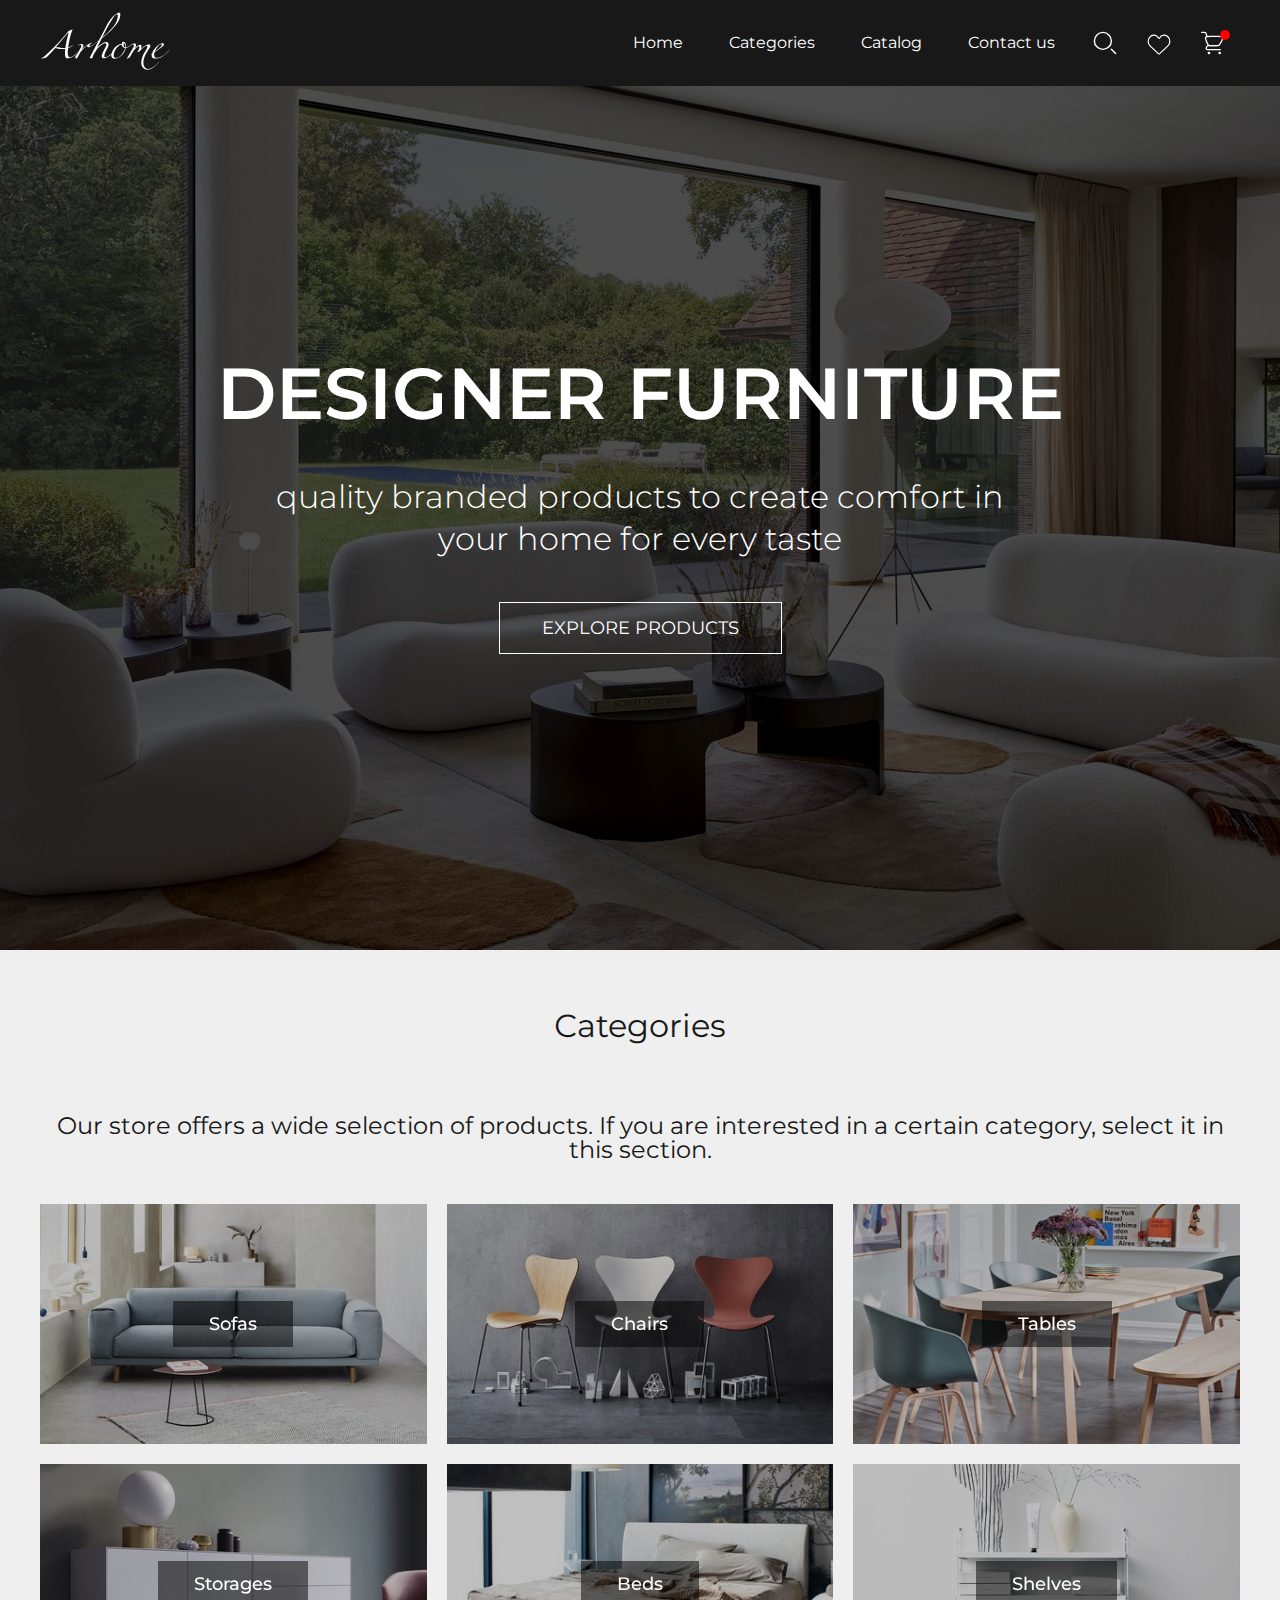
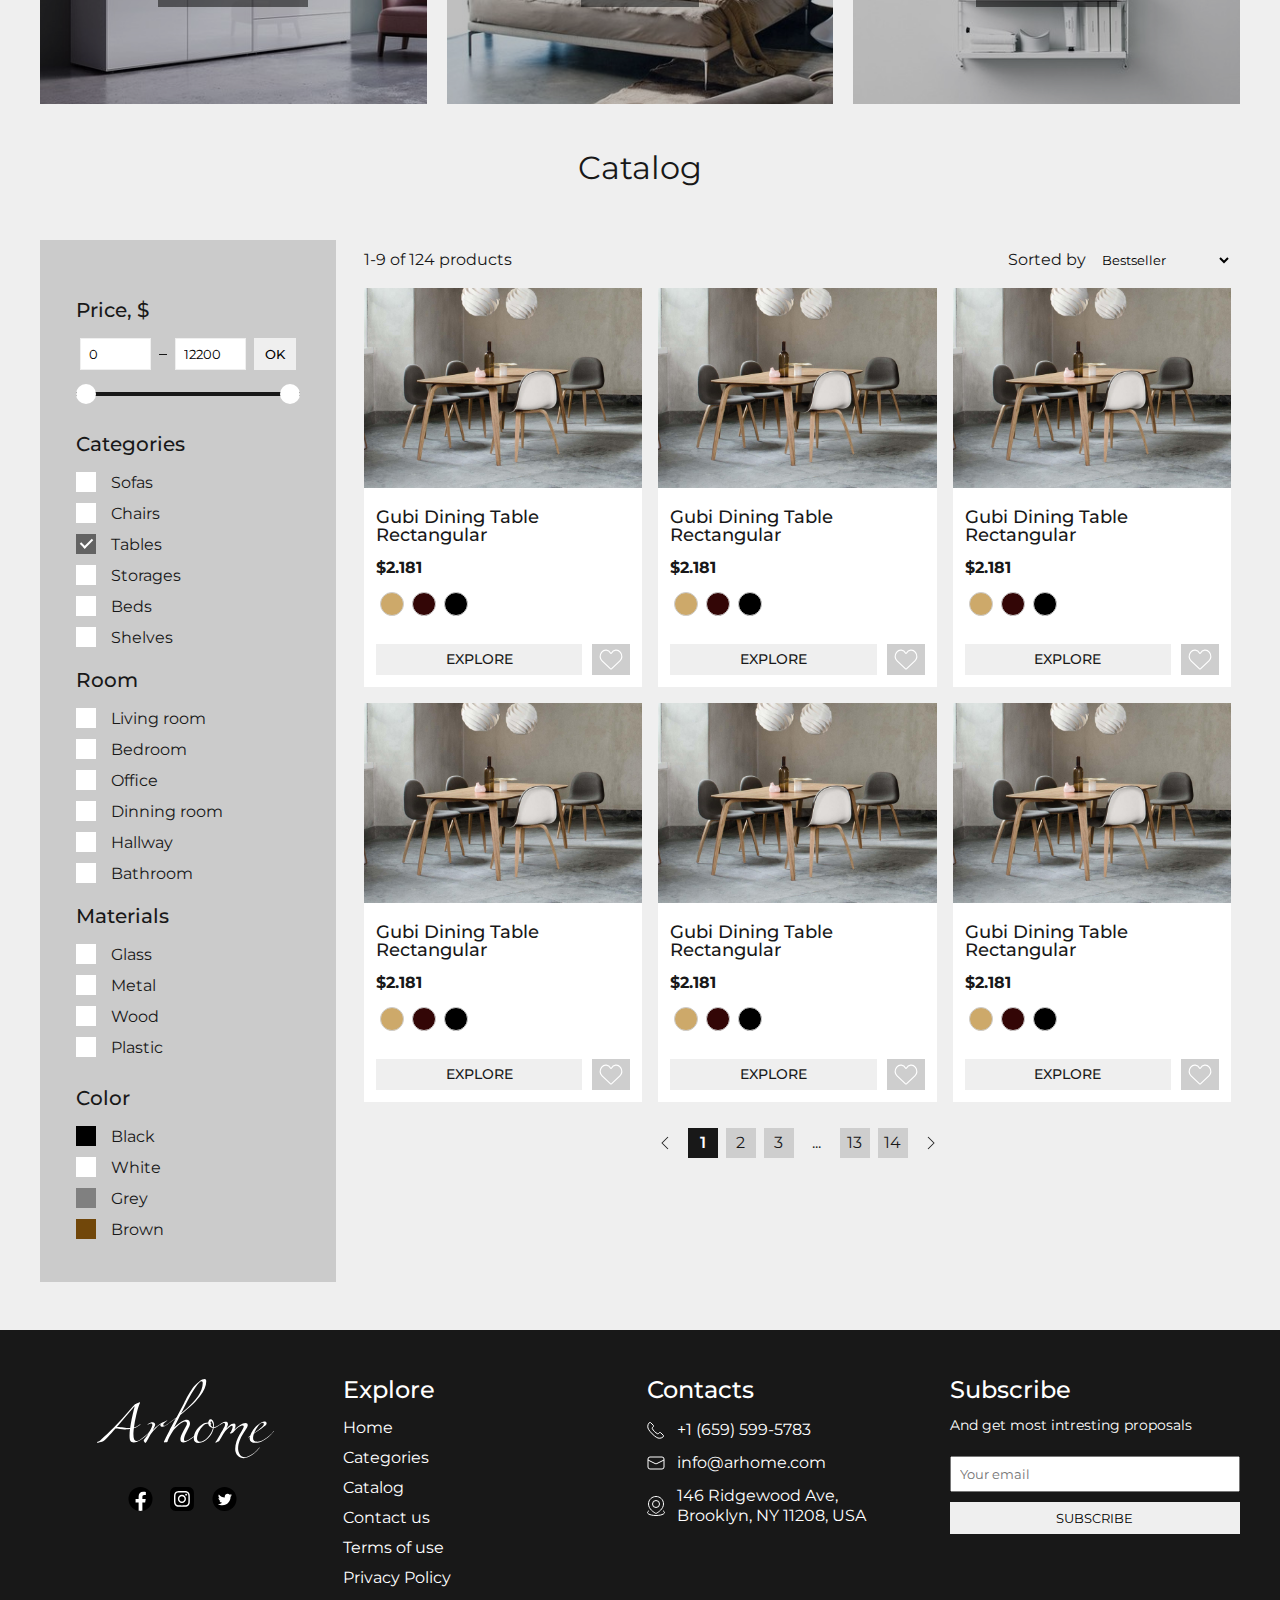
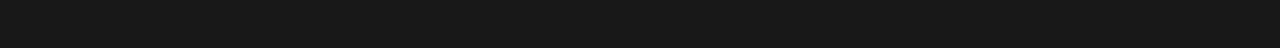
<file: category/tables.html>
<!DOCTYPE html>
<html lang="en">

<head>
    <meta charset="UTF-8">
    <meta name="viewport" content="width=device-width, initial-scale=1.0">
    <title>Arhome Store - Home | The best designer furniture</title>
    <link rel="icon" type="image/x-icon" href="favicon.png">
    <link rel="stylesheet" href="/styles/reset.css">
    <link rel="stylesheet" href="/styles/styles.css">
</head>

<body>

    <header class="header">
        <div class="container header-container">
            <div class="header__logo-wrapper">
                <a href="/">
                    <img class="header__logo-image" src="/images/icon/logo.svg" alt="Store logo">
                </a>
            </div>
            <div class="header__nav-wrapper">
                <ul>
                    <li>
                        <a href="/">
                            Home
                        </a>
                    </li>
                    <li>
                        <a href="/#categories">
                            Categories
                        </a>
                    </li>
                    <li>
                        <a href="/#catalog">
                            Catalog
                        </a>
                    </li>
                    <li>
                        <a href="/contact-us.html">
                            Contact us
                        </a>
                    </li>
                    <li>
                        <button>
                            <svg class="search-icon" width="24" height="24" viewBox="0 0 17 17" fill="none"
                                xmlns="http://www.w3.org/2000/svg">
                                <circle cx="7" cy="7" r="6" stroke="white" />
                                <path d="M16 16L13 13" stroke="white" stroke-linecap="round" />
                            </svg>
                        </button>
                    </li>
                    <li>
                        <button>
                            <svg class="favorites-icon" width="26" height="26" viewBox="0 0 22 21" fill="none"
                                xmlns="http://www.w3.org/2000/svg">
                                <path
                                    d="M3.45067 12.9082L10.4033 19.4395C10.6428 19.6644 10.7625 19.7769 10.9037 19.8046C10.9673 19.8171 11.0327 19.8171 11.0963 19.8046C11.2375 19.7769 11.3572 19.6644 11.5967 19.4395L18.5493 12.9082C20.5055 11.0706 20.743 8.0466 19.0978 5.92607L18.7885 5.52734C16.8203 2.99058 12.8696 3.41601 11.4867 6.31365C11.2913 6.72296 10.7087 6.72296 10.5133 6.31365C9.13037 3.41601 5.17972 2.99058 3.21154 5.52735L2.90219 5.92607C1.25695 8.0466 1.4945 11.0706 3.45067 12.9082Z"
                                    stroke="white" />
                            </svg>
                        </button>
                    </li>
                    <li>
                        <button>
                            <a href="/cart.html">
                                <svg class="cart-icon" width="24" height="24" viewBox="0 0 18 17" fill="none"
                                    xmlns="http://www.w3.org/2000/svg">
                                    <path
                                        d="M0.5 0.5H2.05848C2.7542 0.5 3.10206 0.5 3.36395 0.688758C3.62584 0.877516 3.73584 1.20753 3.95585 1.86754L4.5 3.5"
                                        stroke="white" stroke-linecap="round" />
                                    <path
                                        d="M14.5 13.5H5.05091C4.90471 13.5 4.83162 13.5 4.77616 13.4938C4.18857 13.428 3.78605 12.8695 3.90945 12.2913C3.92109 12.2367 3.94421 12.1674 3.99044 12.0287V12.0287C4.04177 11.8747 4.06743 11.7977 4.09579 11.7298C4.38607 11.0342 5.04277 10.5608 5.79448 10.5054C5.8679 10.5 5.94906 10.5 6.11137 10.5H11.5"
                                        stroke="white" stroke-linecap="round" stroke-linejoin="round" />
                                    <path
                                        d="M11.1787 10.5H8.13758C6.85836 10.5 6.21875 10.5 5.71781 10.1697C5.21687 9.83936 4.96492 9.25147 4.461 8.07568L4.29218 7.68176C3.48269 5.79294 3.07794 4.84853 3.52255 4.17426C3.96715 3.5 4.99464 3.5 7.04962 3.5H12.3305C14.6295 3.5 15.779 3.5 16.2126 4.24711C16.6462 4.99422 16.0758 5.99229 14.9352 7.98842L14.6517 8.48456C14.0897 9.46795 13.8088 9.95964 13.3432 10.2298C12.8776 10.5 12.3113 10.5 11.1787 10.5Z"
                                        stroke="white" stroke-linecap="round" />
                                    <circle cx="14" cy="16" r="1" fill="white" />
                                    <circle cx="6" cy="16" r="1" fill="white" />
                                </svg>
                            </a>
                        </button>
                    </li>
                </ul>
            </div>
            <div class="header__mobile-nav-wrapper">
                <button>
                    <div class="header__mobile-nav-icon">
                        <img src="/images/icon/menu.svg" alt="Menu icon">
                    </div>
                    <div class="header__mobile-nav-menu">
                        <ul>
                            <li>
                                <a href="/">
                                    Home
                                </a>
                            </li>
                            <li>
                                <a href="/#categories">
                                    Categories
                                </a>
                            </li>
                            <li>
                                <a href="/#catalog">
                                    Catalog
                                </a>
                            </li>
                            <li>
                                <a href="/contact-us.html">
                                    Contact us
                                </a>
                            </li>
                        </ul>
                        <ul>
                            <li>
                                <a href="#">
                                    <svg class="search-icon" width="24" height="24" viewBox="0 0 17 17" fill="none"
                                        xmlns="http://www.w3.org/2000/svg">
                                        <circle cx="7" cy="7" r="6" stroke="white" />
                                        <path d="M16 16L13 13" stroke="white" stroke-linecap="round" />
                                    </svg>
                                </a>
                            </li>
                            <li>
                                <a href="#">
                                    <svg class="favorites-icon" width="26" height="26" viewBox="0 0 22 21" fill="none"
                                        xmlns="http://www.w3.org/2000/svg">
                                        <path
                                            d="M3.45067 12.9082L10.4033 19.4395C10.6428 19.6644 10.7625 19.7769 10.9037 19.8046C10.9673 19.8171 11.0327 19.8171 11.0963 19.8046C11.2375 19.7769 11.3572 19.6644 11.5967 19.4395L18.5493 12.9082C20.5055 11.0706 20.743 8.0466 19.0978 5.92607L18.7885 5.52734C16.8203 2.99058 12.8696 3.41601 11.4867 6.31365C11.2913 6.72296 10.7087 6.72296 10.5133 6.31365C9.13037 3.41601 5.17972 2.99058 3.21154 5.52735L2.90219 5.92607C1.25695 8.0466 1.4945 11.0706 3.45067 12.9082Z"
                                            stroke="white" />
                                    </svg>
                                </a>
                            </li>
                            <li>
                                <a href="/cart.html">
                                    <svg class="cart-icon" width="24" height="24" viewBox="0 0 18 17" fill="none"
                                        xmlns="http://www.w3.org/2000/svg">
                                        <path
                                            d="M0.5 0.5H2.05848C2.7542 0.5 3.10206 0.5 3.36395 0.688758C3.62584 0.877516 3.73584 1.20753 3.95585 1.86754L4.5 3.5"
                                            stroke="white" stroke-linecap="round" />
                                        <path
                                            d="M14.5 13.5H5.05091C4.90471 13.5 4.83162 13.5 4.77616 13.4938C4.18857 13.428 3.78605 12.8695 3.90945 12.2913C3.92109 12.2367 3.94421 12.1674 3.99044 12.0287V12.0287C4.04177 11.8747 4.06743 11.7977 4.09579 11.7298C4.38607 11.0342 5.04277 10.5608 5.79448 10.5054C5.8679 10.5 5.94906 10.5 6.11137 10.5H11.5"
                                            stroke="white" stroke-linecap="round" stroke-linejoin="round" />
                                        <path
                                            d="M11.1787 10.5H8.13758C6.85836 10.5 6.21875 10.5 5.71781 10.1697C5.21687 9.83936 4.96492 9.25147 4.461 8.07568L4.29218 7.68176C3.48269 5.79294 3.07794 4.84853 3.52255 4.17426C3.96715 3.5 4.99464 3.5 7.04962 3.5H12.3305C14.6295 3.5 15.779 3.5 16.2126 4.24711C16.6462 4.99422 16.0758 5.99229 14.9352 7.98842L14.6517 8.48456C14.0897 9.46795 13.8088 9.95964 13.3432 10.2298C12.8776 10.5 12.3113 10.5 11.1787 10.5Z"
                                            stroke="white" stroke-linecap="round" />
                                        <circle cx="14" cy="16" r="1" fill="white" />
                                        <circle cx="6" cy="16" r="1" fill="white" />
                                    </svg>
                                </a>
                            </li>
                        </ul>
                    </div>
                </button>
                <button>
                    <div>
                        <img src="/images/icon/close-menu.svg" alt="Close menu icon">
                    </div>
                </button>
            </div>
        </div>
    </header>

    <section class="introduction">
        <div class="introduction__background">

        </div>
        <div class="introduction__content">
            <div class="introduction__title">
                Designer furniture
            </div>
            <div class="introduction__subtitle">
                Quality branded products to create comfort in your home for every taste
            </div>
            <div class="introduction__button">
                <a href="/#catalog">
                    Explore products
                </a>
            </div>
        </div>
    </section>

    <section id="categories" class="products-categories">
        <div class="container">
            <div class="products-categories__title">
                <h2>Сategories</h2>
            </div>
            <div class="products-categories__subtitle">
                <p>Our store offers a wide selection of products. If you are interested in a certain category, select it
                    in this section.
                <p>
            </div>
            <div class="products-categories__list">
                <div class="products-categories__list-item">
                    <a href="/category/sofas.html#catalog" class="products-categories__list-item-title">
                        <p>
                            Sofas
                        </p>
                    </a>
                </div>
                <div class="products-categories__list-item">
                    <a href="/category/chairs.html#catalog" class="products-categories__list-item-title">
                        <p>
                            Chairs
                        </p>
                    </a>
                </div>
                <div class="products-categories__list-item">
                    <a href="/category/tables.html#catalog" class="products-categories__list-item-title">
                        <p>
                            Tables
                        </p>
                    </a>
                </div>

                <div class="products-categories__list-item">
                    <a href="/category/storages.html#catalog" class="products-categories__list-item-title">
                        <p>
                            Storages
                        </p>
                    </a>
                </div>

                <div class="products-categories__list-item">
                    <a href="/category/beds.html#catalog" class="products-categories__list-item-title">
                        <p>
                            Beds
                        </p>
                    </a>
                </div>
                <div class="products-categories__list-item">
                    <a href="/category/shelves.html#catalog" class="products-categories__list-item-title">
                        <p>
                            Shelves
                        </p>
                    </a>
                </div>
            </div>
        </div>
    </section>

    <section id="catalog" class="products-list">
        <div class="container">
            <div class="products-categories__title">
                <h2>Catalog</h2>
            </div>
            <div class="products-list__wrapper">
                <div class="products-list__filter">
                    <div class="products-list__filter-price">
                        <p class="products-list__filter-price-title">
                            Price, $
                        </p>
                        <div class="products-list__filter-price-inputs">
                            <input type="number" min="0" max="10000" value="0" name="minPrace">
                            <span class="line"></span>
                            <input type="number" min="1" max="12200" value="12200" name="maxPrice">
                            <input type="submit" value="OK">
                        </div>
                        <div class="products-list__filter-price-selector">
                            <div class="line">
                            </div>
                            <div class="left">
                            </div>
                            <div class="right">
                            </div>
                        </div>
                    </div>
                    <div class="products-list__filter-list">
                        <p class="products-list__filter-list-title">
                            Categories
                        </p>
                        <label class="checkbox-container">
                            Sofas
                            <input type="checkbox">
                            <span class="checkmark"></span>
                        </label>
                        <label class="checkbox-container">
                            Chairs
                            <input type="checkbox">
                            <span class="checkmark"></span>
                        </label>
                        <label class="checkbox-container">
                            Tables
                            <input type="checkbox" checked>
                            <span class="checkmark"></span>
                        </label>
                        <label class="checkbox-container">
                            Storages
                            <input type="checkbox">
                            <span class="checkmark"></span>
                        </label>
                        <label class="checkbox-container">
                            Beds
                            <input type="checkbox">
                            <span class="checkmark"></span>
                        </label>
                        <label class="checkbox-container">
                            Shelves
                            <input type="checkbox">
                            <span class="checkmark"></span>
                        </label>
                    </div>
                    <div class="products-list__filter-list">
                        <p class="products-list__filter-list-title">
                            Room
                        </p>
                        <label class="checkbox-container">
                            Living room
                            <input type="checkbox">
                            <span class="checkmark"></span>
                        </label>
                        <label class="checkbox-container">
                            Bedroom
                            <input type="checkbox">
                            <span class="checkmark"></span>
                        </label>
                        <label class="checkbox-container">
                            Office
                            <input type="checkbox">
                            <span class="checkmark"></span>
                        </label>
                        <label class="checkbox-container">
                            Dinning room
                            <input type="checkbox">
                            <span class="checkmark"></span>
                        </label>
                        <label class="checkbox-container">
                            Hallway
                            <input type="checkbox">
                            <span class="checkmark"></span>
                        </label>
                        <label class="checkbox-container">
                            Bathroom
                            <input type="checkbox">
                            <span class="checkmark"></span>
                        </label>
                    </div>
                    <div class="products-list__filter-list">
                        <p class="products-list__filter-list-title">
                            Materials
                        </p>
                        <div class="scroll">
                            <label class="checkbox-container">
                                Glass
                                <input type="checkbox">
                                <span class="checkmark"></span>
                            </label>
                            <label class="checkbox-container">
                                Metal
                                <input type="checkbox">
                                <span class="checkmark"></span>
                            </label>
                            <label class="checkbox-container">
                                Wood
                                <input type="checkbox">
                                <span class="checkmark"></span>
                            </label>
                            <label class="checkbox-container">
                                Plastic
                                <input type="checkbox">
                                <span class="checkmark"></span>
                            </label>
                            <label class="checkbox-container">
                                Stone
                                <input type="checkbox">
                                <span class="checkmark"></span>
                            </label>
                            <label class="checkbox-container">
                                Fabric
                                <input type="checkbox">
                                <span class="checkmark"></span>
                            </label>
                            <label class="checkbox-container">
                                Leather
                                <input type="checkbox">
                                <span class="checkmark"></span>
                            </label>
                        </div>
                    </div>
                    <div class="products-list__filter-list colors colors">
                        <p class="products-list__filter-list-title">
                            Color
                        </p>
                        <div class="scroll">
                            <label class="checkbox-container">
                                Black
                                <input type="checkbox">
                                <span class="checkmark" style="background-color: black;"></span>
                            </label>
                            <label class="checkbox-container">
                                White
                                <input type="checkbox">
                                <span class="checkmark" style="background-color: white;"></span>
                            </label>
                            <label class="checkbox-container">
                                Grey
                                <input type="checkbox">
                                <span class="checkmark" style="background-color: grey;"></span>
                            </label>
                            <label class="checkbox-container">
                                Brown
                                <input type="checkbox">
                                <span class="checkmark" style="background-color: #71470a;"></span>
                            </label>
                            <label class="checkbox-container">
                                Beige
                                <input type="checkbox">
                                <span class="checkmark" style="background-color: #ddbc88;"></span>
                            </label>
                            <label class="checkbox-container">
                                Gold
                                <input type="checkbox">
                                <span class="checkmark" style="background-color: gold;"></span>
                            </label>
                            <label class="checkbox-container">
                                Silver
                                <input type="checkbox">
                                <span class="checkmark" style="background-color: silver;"></span>
                            </label>
                        </div>
                    </div>
                </div>
                <div class="products-list__products">
                    <div class="products-list__products-sorting">
                        <div class="products-list__products-sorting-amount">
                            1-9 of 124 products
                        </div>
                        <div class="products-list__products-sorting-button">
                            Sorted by
                            <select name="sorting">
                                <option value="1">Bestseller</option>
                                <option value="2">Price descending</option>
                                <option value="3">Price ascending</option>
                                <option value="4">New Arrivals</option>
                            </select>
                        </div>
                    </div>
                    <div class="products-list__products-filter-mobile">
                        <button class="products-list__products-filter-modal-control">
                            Filter
                            <div class="products-list__products-filter-modal">
                                <div class="products-list__filter-price">
                                    <p class="products-list__filter-price-title">
                                        Price, $
                                    </p>
                                    <div class="products-list__filter-price-inputs">
                                        <input type="number" min="0" max="10000" value="0" name="minPrace">
                                        <span class="line"></span>
                                        <input type="number" min="1" max="12200" value="12200" name="maxPrice">
                                        <input type="submit" value="OK">
                                    </div>
                                    <div class="products-list__filter-price-selector">
                                        <div class="line">
                                        </div>
                                        <div class="left">
                                        </div>
                                        <div class="right">
                                        </div>
                                    </div>
                                </div>
                                <div class="products-list__filter-list">
                                    <p class="products-list__filter-list-title">
                                        Categories
                                    </p>
                                    <label class="checkbox-container">
                                        Sofas
                                        <input type="checkbox">
                                        <span class="checkmark"></span>
                                    </label>
                                    <label class="checkbox-container">
                                        Chairs
                                        <input type="checkbox">
                                        <span class="checkmark"></span>
                                    </label>
                                    <label class="checkbox-container">
                                        Tables
                                        <input type="checkbox" checked>
                                        <span class="checkmark"></span>
                                    </label>
                                    <label class="checkbox-container">
                                        Storages
                                        <input type="checkbox">
                                        <span class="checkmark"></span>
                                    </label>
                                    <label class="checkbox-container">
                                        Beds
                                        <input type="checkbox">
                                        <span class="checkmark"></span>
                                    </label>
                                    <label class="checkbox-container">
                                        Shelves
                                        <input type="checkbox">
                                        <span class="checkmark"></span>
                                    </label>
                                </div>
                                <div class="products-list__filter-list">
                                    <p class="products-list__filter-list-title">
                                        Room
                                    </p>
                                    <label class="checkbox-container">
                                        Living room
                                        <input type="checkbox">
                                        <span class="checkmark"></span>
                                    </label>
                                    <label class="checkbox-container">
                                        Bedroom
                                        <input type="checkbox">
                                        <span class="checkmark"></span>
                                    </label>
                                    <label class="checkbox-container">
                                        Office
                                        <input type="checkbox">
                                        <span class="checkmark"></span>
                                    </label>
                                    <label class="checkbox-container">
                                        Dinning room
                                        <input type="checkbox">
                                        <span class="checkmark"></span>
                                    </label>
                                    <label class="checkbox-container">
                                        Hallway
                                        <input type="checkbox">
                                        <span class="checkmark"></span>
                                    </label>
                                    <label class="checkbox-container">
                                        Bathroom
                                        <input type="checkbox">
                                        <span class="checkmark"></span>
                                    </label>
                                </div>
                                <div class="products-list__filter-list">
                                    <p class="products-list__filter-list-title">
                                        Materials
                                    </p>
                                    <div>
                                        <label class="checkbox-container">
                                            Glass
                                            <input type="checkbox">
                                            <span class="checkmark"></span>
                                        </label>
                                        <label class="checkbox-container">
                                            Metal
                                            <input type="checkbox">
                                            <span class="checkmark"></span>
                                        </label>
                                        <label class="checkbox-container">
                                            Wood
                                            <input type="checkbox">
                                            <span class="checkmark"></span>
                                        </label>
                                        <label class="checkbox-container">
                                            Plastic
                                            <input type="checkbox">
                                            <span class="checkmark"></span>
                                        </label>
                                        <label class="checkbox-container">
                                            Stone
                                            <input type="checkbox">
                                            <span class="checkmark"></span>
                                        </label>
                                        <label class="checkbox-container">
                                            Fabric
                                            <input type="checkbox">
                                            <span class="checkmark"></span>
                                        </label>
                                        <label class="checkbox-container">
                                            Leather
                                            <input type="checkbox">
                                            <span class="checkmark"></span>
                                        </label>
                                    </div>
                                    <div class="products-list__filter-list colors">
                                        <p class="products-list__filter-list-title">
                                            Color
                                        </p>
                                        <div>
                                            <label class="checkbox-container">
                                                Black
                                                <input type="checkbox">
                                                <span class="checkmark" style="background-color: black;"></span>
                                            </label>
                                            <label class="checkbox-container">
                                                White
                                                <input type="checkbox">
                                                <span class="checkmark" style="background-color: white;"></span>
                                            </label>
                                            <label class="checkbox-container">
                                                Grey
                                                <input type="checkbox">
                                                <span class="checkmark" style="background-color: grey;"></span>
                                            </label>
                                            <label class="checkbox-container">
                                                Brown
                                                <input type="checkbox">
                                                <span class="checkmark" style="background-color: #71470a;"></span>
                                            </label>
                                            <label class="checkbox-container">
                                                Beige
                                                <input type="checkbox">
                                                <span class="checkmark" style="background-color: #ddbc88;"></span>
                                            </label>
                                            <label class="checkbox-container">
                                                Gold
                                                <input type="checkbox">
                                                <span class="checkmark" style="background-color: gold;"></span>
                                            </label>
                                            <label class="checkbox-container">
                                                Silver
                                                <input type="checkbox">
                                                <span class="checkmark" style="background-color: silver;"></span>
                                            </label>
                                        </div>
                                    </div>
                                </div>
                        </button>
                    </div>
                    <div class="products-list__products-container">
                        <div class="products-list__product">
                            <div class="products-list__product-cover">
                                <img src="/images/products/table.jpg" alt="Gubi Dining Table Rectangular">
                            </div>
                            <div class="products-list__product-info">
                                <p class="products-list__product-title">
                                    <a href="/product.html">
                                        Gubi Dining Table Rectangular
                                    </a>
                                </p>
                                <p class="products-list__product-price">$2.181</p>
                                <div class="products-list__product-colors">
                                    <div style="background-color: rgb(205, 169, 106);"></div>
                                    <div style="background-color: rgb(51, 6, 6);"></div>
                                    <div style="background-color: black;"></div>
                                </div>
                                <div class="products-list__product-buttons">
                                    <a href="/product.html" class="products-list__product-button">
                                        Explore
                                    </a>
                                    <button class="products-list__product-favorites">
                                        <svg class="favorites-icon" width="26" height="26" viewBox="0 0 22 21"
                                            fill="none" xmlns="http://www.w3.org/2000/svg">
                                            <path
                                                d="M3.45067 12.9082L10.4033 19.4395C10.6428 19.6644 10.7625 19.7769 10.9037 19.8046C10.9673 19.8171 11.0327 19.8171 11.0963 19.8046C11.2375 19.7769 11.3572 19.6644 11.5967 19.4395L18.5493 12.9082C20.5055 11.0706 20.743 8.0466 19.0978 5.92607L18.7885 5.52734C16.8203 2.99058 12.8696 3.41601 11.4867 6.31365C11.2913 6.72296 10.7087 6.72296 10.5133 6.31365C9.13037 3.41601 5.17972 2.99058 3.21154 5.52735L2.90219 5.92607C1.25695 8.0466 1.4945 11.0706 3.45067 12.9082Z"
                                                stroke="white" />
                                        </svg>
                                    </button>
                                </div>
                            </div>
                        </div><div class="products-list__product">
                            <div class="products-list__product-cover">
                                <img src="/images/products/table.jpg" alt="Gubi Dining Table Rectangular">
                            </div>
                            <div class="products-list__product-info">
                                <p class="products-list__product-title">
                                    <a href="/product.html">
                                        Gubi Dining Table Rectangular
                                    </a>
                                </p>
                                <p class="products-list__product-price">$2.181</p>
                                <div class="products-list__product-colors">
                                    <div style="background-color: rgb(205, 169, 106);"></div>
                                    <div style="background-color: rgb(51, 6, 6);"></div>
                                    <div style="background-color: black;"></div>
                                </div>
                                <div class="products-list__product-buttons">
                                    <a href="/product.html" class="products-list__product-button">
                                        Explore
                                    </a>
                                    <button class="products-list__product-favorites">
                                        <svg class="favorites-icon" width="26" height="26" viewBox="0 0 22 21"
                                            fill="none" xmlns="http://www.w3.org/2000/svg">
                                            <path
                                                d="M3.45067 12.9082L10.4033 19.4395C10.6428 19.6644 10.7625 19.7769 10.9037 19.8046C10.9673 19.8171 11.0327 19.8171 11.0963 19.8046C11.2375 19.7769 11.3572 19.6644 11.5967 19.4395L18.5493 12.9082C20.5055 11.0706 20.743 8.0466 19.0978 5.92607L18.7885 5.52734C16.8203 2.99058 12.8696 3.41601 11.4867 6.31365C11.2913 6.72296 10.7087 6.72296 10.5133 6.31365C9.13037 3.41601 5.17972 2.99058 3.21154 5.52735L2.90219 5.92607C1.25695 8.0466 1.4945 11.0706 3.45067 12.9082Z"
                                                stroke="white" />
                                        </svg>
                                    </button>
                                </div>
                            </div>
                        </div><div class="products-list__product">
                            <div class="products-list__product-cover">
                                <img src="/images/products/table.jpg" alt="Gubi Dining Table Rectangular">
                            </div>
                            <div class="products-list__product-info">
                                <p class="products-list__product-title">
                                    <a href="/product.html">
                                        Gubi Dining Table Rectangular
                                    </a>
                                </p>
                                <p class="products-list__product-price">$2.181</p>
                                <div class="products-list__product-colors">
                                    <div style="background-color: rgb(205, 169, 106);"></div>
                                    <div style="background-color: rgb(51, 6, 6);"></div>
                                    <div style="background-color: black;"></div>
                                </div>
                                <div class="products-list__product-buttons">
                                    <a href="/product.html" class="products-list__product-button">
                                        Explore
                                    </a>
                                    <button class="products-list__product-favorites">
                                        <svg class="favorites-icon" width="26" height="26" viewBox="0 0 22 21"
                                            fill="none" xmlns="http://www.w3.org/2000/svg">
                                            <path
                                                d="M3.45067 12.9082L10.4033 19.4395C10.6428 19.6644 10.7625 19.7769 10.9037 19.8046C10.9673 19.8171 11.0327 19.8171 11.0963 19.8046C11.2375 19.7769 11.3572 19.6644 11.5967 19.4395L18.5493 12.9082C20.5055 11.0706 20.743 8.0466 19.0978 5.92607L18.7885 5.52734C16.8203 2.99058 12.8696 3.41601 11.4867 6.31365C11.2913 6.72296 10.7087 6.72296 10.5133 6.31365C9.13037 3.41601 5.17972 2.99058 3.21154 5.52735L2.90219 5.92607C1.25695 8.0466 1.4945 11.0706 3.45067 12.9082Z"
                                                stroke="white" />
                                        </svg>
                                    </button>
                                </div>
                            </div>
                        </div><div class="products-list__product">
                            <div class="products-list__product-cover">
                                <img src="/images/products/table.jpg" alt="Gubi Dining Table Rectangular">
                            </div>
                            <div class="products-list__product-info">
                                <p class="products-list__product-title">
                                    <a href="/product.html">
                                        Gubi Dining Table Rectangular
                                    </a>
                                </p>
                                <p class="products-list__product-price">$2.181</p>
                                <div class="products-list__product-colors">
                                    <div style="background-color: rgb(205, 169, 106);"></div>
                                    <div style="background-color: rgb(51, 6, 6);"></div>
                                    <div style="background-color: black;"></div>
                                </div>
                                <div class="products-list__product-buttons">
                                    <a href="/product.html" class="products-list__product-button">
                                        Explore
                                    </a>
                                    <button class="products-list__product-favorites">
                                        <svg class="favorites-icon" width="26" height="26" viewBox="0 0 22 21"
                                            fill="none" xmlns="http://www.w3.org/2000/svg">
                                            <path
                                                d="M3.45067 12.9082L10.4033 19.4395C10.6428 19.6644 10.7625 19.7769 10.9037 19.8046C10.9673 19.8171 11.0327 19.8171 11.0963 19.8046C11.2375 19.7769 11.3572 19.6644 11.5967 19.4395L18.5493 12.9082C20.5055 11.0706 20.743 8.0466 19.0978 5.92607L18.7885 5.52734C16.8203 2.99058 12.8696 3.41601 11.4867 6.31365C11.2913 6.72296 10.7087 6.72296 10.5133 6.31365C9.13037 3.41601 5.17972 2.99058 3.21154 5.52735L2.90219 5.92607C1.25695 8.0466 1.4945 11.0706 3.45067 12.9082Z"
                                                stroke="white" />
                                        </svg>
                                    </button>
                                </div>
                            </div>
                        </div><div class="products-list__product">
                            <div class="products-list__product-cover">
                                <img src="/images/products/table.jpg" alt="Gubi Dining Table Rectangular">
                            </div>
                            <div class="products-list__product-info">
                                <p class="products-list__product-title">
                                    <a href="/product.html">
                                        Gubi Dining Table Rectangular
                                    </a>
                                </p>
                                <p class="products-list__product-price">$2.181</p>
                                <div class="products-list__product-colors">
                                    <div style="background-color: rgb(205, 169, 106);"></div>
                                    <div style="background-color: rgb(51, 6, 6);"></div>
                                    <div style="background-color: black;"></div>
                                </div>
                                <div class="products-list__product-buttons">
                                    <a href="/product.html" class="products-list__product-button">
                                        Explore
                                    </a>
                                    <button class="products-list__product-favorites">
                                        <svg class="favorites-icon" width="26" height="26" viewBox="0 0 22 21"
                                            fill="none" xmlns="http://www.w3.org/2000/svg">
                                            <path
                                                d="M3.45067 12.9082L10.4033 19.4395C10.6428 19.6644 10.7625 19.7769 10.9037 19.8046C10.9673 19.8171 11.0327 19.8171 11.0963 19.8046C11.2375 19.7769 11.3572 19.6644 11.5967 19.4395L18.5493 12.9082C20.5055 11.0706 20.743 8.0466 19.0978 5.92607L18.7885 5.52734C16.8203 2.99058 12.8696 3.41601 11.4867 6.31365C11.2913 6.72296 10.7087 6.72296 10.5133 6.31365C9.13037 3.41601 5.17972 2.99058 3.21154 5.52735L2.90219 5.92607C1.25695 8.0466 1.4945 11.0706 3.45067 12.9082Z"
                                                stroke="white" />
                                        </svg>
                                    </button>
                                </div>
                            </div>
                        </div><div class="products-list__product">
                            <div class="products-list__product-cover">
                                <img src="/images/products/table.jpg" alt="Gubi Dining Table Rectangular">
                            </div>
                            <div class="products-list__product-info">
                                <p class="products-list__product-title">
                                    <a href="/product.html">
                                        Gubi Dining Table Rectangular
                                    </a>
                                </p>
                                <p class="products-list__product-price">$2.181</p>
                                <div class="products-list__product-colors">
                                    <div style="background-color: rgb(205, 169, 106);"></div>
                                    <div style="background-color: rgb(51, 6, 6);"></div>
                                    <div style="background-color: black;"></div>
                                </div>
                                <div class="products-list__product-buttons">
                                    <a href="/product.html" class="products-list__product-button">
                                        Explore
                                    </a>
                                    <button class="products-list__product-favorites">
                                        <svg class="favorites-icon" width="26" height="26" viewBox="0 0 22 21"
                                            fill="none" xmlns="http://www.w3.org/2000/svg">
                                            <path
                                                d="M3.45067 12.9082L10.4033 19.4395C10.6428 19.6644 10.7625 19.7769 10.9037 19.8046C10.9673 19.8171 11.0327 19.8171 11.0963 19.8046C11.2375 19.7769 11.3572 19.6644 11.5967 19.4395L18.5493 12.9082C20.5055 11.0706 20.743 8.0466 19.0978 5.92607L18.7885 5.52734C16.8203 2.99058 12.8696 3.41601 11.4867 6.31365C11.2913 6.72296 10.7087 6.72296 10.5133 6.31365C9.13037 3.41601 5.17972 2.99058 3.21154 5.52735L2.90219 5.92607C1.25695 8.0466 1.4945 11.0706 3.45067 12.9082Z"
                                                stroke="white" />
                                        </svg>
                                    </button>
                                </div>
                            </div>
                        </div>
                    </div>
                    <div class="products-list__products-pagination">
                        <div>
                            <img src="/images/icon/expand_left_light.svg" alt="Left arrow">
                        </div>
                        <div class="active">
                            1
                        </div>
                        <div>
                            2
                        </div>
                        <div>
                            3
                        </div>
                        <div class="space">
                            ...
                        </div>
                        <div>
                            13
                        </div>
                        <div>
                            14
                        </div>
                        <div>
                            <img src="/images/icon/expand_right_light.svg" alt="Right arrow">
                        </div>
                    </div>

                </div>
            </div>
        </div>
    </section>

    <footer class="footer">
        <div class="container footer-container">
            <div class="footer__logo-wrapper">
                <div class="footer__logo-image">
                    <a href="/">
                        <img src="/images/icon/logo.svg" alt="Store logo">
                    </a>
                </div>
                <div class="footer__logo-social">
                    <a href="#">
                        <svg alt="Facebook" class="svg-icon-facebook" version="1.1" xmlns="http://www.w3.org/2000/svg"
                            width="30" height="30" viewBox="0 0 30 30">
                            <rect x="0.5" width="24" height="24" rx="12" fill="black" />
                            <path
                                d="M17.1711 15.4688L17.7031 12H14.375V9.75C14.375 8.80078 14.8391 7.875 16.3297 7.875H17.8438V4.92188C17.8438 4.92188 16.4703 4.6875 15.1578 4.6875C12.4156 4.6875 10.625 6.34922 10.625 9.35625V12H7.57812V15.4688H10.625V23.8547C11.2367 23.9508 11.8625 24 12.5 24C13.1375 24 13.7633 23.9508 14.375 23.8547V15.4688H17.1711Z"
                                fill="white" />
                        </svg>
                    </a>
                    <a href="#">
                        <svg alt="Instagram" class="svg-icon-indtagram" version="1.1" xmlns="http://www.w3.org/2000/svg"
                            width="30" height="30" viewBox="0 0 30 30">
                            <path
                                d="M6.08577 23.9151C4.65848 23.8502 3.88314 23.6127 3.36743 23.4115C2.6841 23.1455 2.19693 22.8288 1.68407 22.3166C1.17122 21.8045 0.853806 21.3173 0.589176 20.634C0.388029 20.1183 0.150504 19.3429 0.0855946 17.9157C0.0142658 16.3728 0 15.9099 0 12.0011C0 8.09225 0.0156923 7.63004 0.0848813 6.08577C0.14979 4.65848 0.388742 3.88457 0.588463 3.36743C0.854519 2.6841 1.17193 2.19693 1.68336 1.68336C2.1955 1.17122 2.68268 0.853092 3.36672 0.588463C3.88243 0.387315 4.65777 0.14979 6.08506 0.0848813C7.62861 0.0142658 8.09225 0 11.9996 0C15.9085 0 16.3707 0.0156923 17.9149 0.0848813C19.3422 0.14979 20.1161 0.388742 20.6333 0.588463C21.3166 0.853092 21.8038 1.17122 22.3166 1.68336C22.8295 2.1955 23.1455 2.68339 23.4115 3.36672C23.6127 3.88243 23.8502 4.65777 23.9151 6.08506C23.9857 7.62933 24 8.09154 24 12.0004C24 15.9077 23.9857 16.3714 23.9151 17.9157C23.8502 19.3429 23.6113 20.1183 23.4115 20.634C23.1455 21.3173 22.8288 21.8045 22.3166 22.3166C21.8045 22.8288 21.3166 23.1455 20.6333 23.4115C20.1176 23.6127 19.3422 23.8502 17.9149 23.9151C16.3721 23.9857 15.9085 24 11.9996 24C8.09225 24 7.62862 23.9865 6.08577 23.9151Z"
                                fill="black" />
                            <path
                                d="M9.27709 11.915C9.27709 10.4579 10.4579 9.27645 11.915 9.27645C13.3721 9.27645 14.5535 10.4579 14.5535 11.915C14.5535 13.3721 13.3721 14.5535 11.915 14.5535C10.4579 14.5535 9.27709 13.3721 9.27709 11.915ZM7.85074 11.915C7.85074 14.1597 9.67031 15.9793 11.915 15.9793C14.1597 15.9793 15.9793 14.1597 15.9793 11.915C15.9793 9.67031 14.1597 7.85074 11.915 7.85074C9.67031 7.85074 7.85081 9.67018 7.85081 11.915M15.1904 7.68959C15.1903 7.87745 15.246 8.0611 15.3503 8.21734C15.4546 8.37357 15.6029 8.49537 15.7764 8.56733C15.9499 8.63929 16.1409 8.65817 16.3251 8.6216C16.5094 8.58502 16.6787 8.49463 16.8116 8.36185C16.9444 8.22907 17.035 8.05987 17.0717 7.87564C17.1084 7.69141 17.0897 7.50043 17.0179 7.32685C16.946 7.15327 16.8244 7.00488 16.6682 6.90045C16.5121 6.79603 16.3285 6.74025 16.1406 6.74017H16.1402C15.8884 6.74029 15.647 6.84034 15.4689 7.01836C15.2908 7.19637 15.1906 7.43779 15.1904 7.68959ZM8.71734 18.3577C7.94566 18.3225 7.52623 18.194 7.24749 18.0854C6.87796 17.9415 6.61429 17.7702 6.33708 17.4934C6.05986 17.2165 5.88827 16.9531 5.74504 16.5836C5.63638 16.305 5.50784 15.8854 5.47276 15.1137C5.43439 14.2794 5.42673 14.0288 5.42673 11.9151C5.42673 9.80144 5.43502 9.55152 5.47276 8.71652C5.5079 7.94484 5.63739 7.5261 5.74504 7.24667C5.8889 6.87713 6.06024 6.61347 6.33708 6.33625C6.61391 6.05904 6.87732 5.88744 7.24749 5.74421C7.5261 5.63556 7.94566 5.50702 8.71734 5.47194C9.55164 5.43356 9.80227 5.4259 11.915 5.4259C14.0277 5.4259 14.2786 5.43407 15.1136 5.47206C15.8853 5.50721 16.304 5.6367 16.5835 5.74434C16.953 5.88757 17.2167 6.05955 17.4939 6.33638C17.7711 6.61322 17.942 6.87726 18.0859 7.2468C18.1946 7.5254 18.3231 7.94496 18.3582 8.71664C18.3966 9.55164 18.4042 9.80157 18.4042 11.9153C18.4042 14.0289 18.3966 14.2789 18.3582 15.1139C18.323 15.8855 18.1939 16.305 18.0859 16.5837C17.942 16.9532 17.7707 17.2169 17.4939 17.4935C17.217 17.7701 16.953 17.9417 16.5835 18.0855C16.3048 18.1942 15.8853 18.3227 15.1136 18.3578C14.2793 18.3962 14.0287 18.4038 11.915 18.4038C9.80132 18.4038 9.55139 18.3962 8.71734 18.3578M8.6518 4.04793C7.8092 4.08631 7.23344 4.21991 6.73061 4.41557C6.21018 4.61762 5.76903 4.8887 5.32852 5.32852C4.888 5.76834 4.61762 6.20955 4.41557 6.73061C4.21991 7.23375 4.08631 7.8092 4.04793 8.6518C4.00893 9.49573 4 9.76554 4 11.915C4 14.0645 4.00893 14.3343 4.04793 15.1782C4.08631 16.0209 4.21991 16.5962 4.41557 17.0994C4.61762 17.6198 4.88806 18.0619 5.32852 18.5015C5.76897 18.9411 6.20955 19.2118 6.73061 19.4144C7.23439 19.6101 7.8092 19.7437 8.6518 19.7821C9.49618 19.8204 9.76554 19.83 11.915 19.83C14.0645 19.83 14.3343 19.8211 15.1782 19.7821C16.0209 19.7437 16.5962 19.6101 17.0994 19.4144C17.6198 19.2118 18.061 18.9413 18.5015 18.5015C18.942 18.0617 19.2118 17.6198 19.4144 17.0994C19.6101 16.5962 19.7443 16.0208 19.7821 15.1782C19.8204 14.3336 19.8294 14.0645 19.8294 11.915C19.8294 9.76554 19.8204 9.49573 19.7821 8.6518C19.7437 7.80914 19.6101 7.23344 19.4144 6.73061C19.2118 6.21018 18.9413 5.76903 18.5015 5.32852C18.0617 4.888 17.6198 4.61762 17.1 4.41557C16.5962 4.21991 16.0208 4.08567 15.1788 4.04793C14.3348 4.00937 14.0651 4 11.916 4C9.76681 4 9.49649 4.00893 8.65212 4.04793"
                                fill="white" />
                        </svg>
                    </a>
                    <a href="#">
                        <svg width="30" height="30" viewBox="0 0 30 30" fill="none" xmlns="http://www.w3.org/2000/svg">
                            <rect x="0.5" width="24" height="24" rx="12" fill="black" />
                            <path
                                d="M10.304 18.33C15.626 18.33 18.536 13.92 18.536 10.098C18.536 9.972 18.536 9.846 18.53 9.726C19.094 9.318 19.586 8.808 19.976 8.226C19.46 8.454 18.902 8.61 18.314 8.682C18.914 8.322 19.37 7.758 19.586 7.08C19.028 7.41 18.41 7.65 17.75 7.78199C17.222 7.21799 16.472 6.87 15.638 6.87C14.042 6.87 12.746 8.166 12.746 9.762C12.746 9.99 12.77 10.212 12.824 10.422C10.418 10.302 8.28796 9.15 6.85996 7.398C6.61396 7.824 6.46996 8.322 6.46996 8.85C6.46996 9.852 6.97996 10.74 7.75996 11.256C7.28596 11.244 6.84196 11.112 6.45196 10.896C6.45196 10.908 6.45196 10.92 6.45196 10.932C6.45196 12.336 7.44796 13.5 8.77396 13.77C8.53396 13.836 8.27596 13.872 8.01196 13.872C7.82596 13.872 7.64596 13.854 7.46596 13.818C7.83196 14.97 8.89996 15.804 10.166 15.828C9.17596 16.602 7.92796 17.064 6.57196 17.064C6.33796 17.064 6.10996 17.052 5.88196 17.022C7.14796 17.85 8.67196 18.33 10.304 18.33Z"
                                fill="white" />
                        </svg>
                    </a>
                </div>
            </div>
            <div class="footer__contacts-links">
                <p class="footer__contacts-links-title">
                    Explore
                </p>
                <ul>
                    <li>
                        <a href="/">
                            Home
                        </a>
                    </li>
                    <li>
                        <a href="/#categories">
                            Categories
                        </a>
                    </li>
                    <li>
                        <a href="/#catalog">
                            Catalog
                        </a>
                    </li>
                    <li>
                        <a href="/contact-us.html">
                            Contact us
                        </a>
                    </li>
                    <li>
                        <a href="#">
                            Terms of use
                        </a>
                    </li>
                    <li>
                        <a href="#">
                            Privacy Policy
                        </a>
                    </li>
                </ul>
            </div>
            <div class="footer__contacts">
                <p class="footer__contacts-title">
                    Contacts
                </p>
                <div class="footer__contacts-phone">
                    <img src="/images/icon/phone.svg" alt="Phone icon">
                    <a href="tel:+16595995783">
                        +1 (659) 599-5783
                    </a>
                </div>
                <div class="footer__contacts-email">
                    <img src="/images/icon/letter.svg" alt="Letter icon">
                    <a href="mailto:info@arhome.com">
                        info@arhome.com
                    </a>
                </div>
                <div class="footer__contacts-address">
                    <img src="/images/icon/address.svg" alt="Adress icon">
                    <a href="https://goo.gl/maps/C49wnDXq5ahmfaLSA" target="_blank">
                        146 Ridgewood Ave,
                        <br />
                        Brooklyn, NY 11208, USA
                    </a>
                </div>
            </div>
            <div class="footer__subscribe-form">
                <p class="footer__subscribe-form-title">
                    Subscribe
                </p>
                <p class="footer__subscribe-form-subtitle">
                    And get most intresting proposals
                </p>
                <input type="text" placeholder="Your email">
                <input type="submit" value="subscribe">
            </div>
        </div>
    </footer>

</body>

</html>
</file>
<file: styles/styles.css>
@import url('https://fonts.googleapis.com/css2?family=Montserrat:wght@300;400;500;600;700;800&display=swap');

* {
    box-sizing: border-box;
}

*::selection {
    background-color: #636363;
}

html {
    font-family: 'Montserrat', 'Arial', sans-serif;
    color: #181818;
}

body {
    background-color: #efefef;
    overflow-x: hidden;
}

input,
button,
select,
option,
textarea {
    font-family: 'Montserrat', 'Arial', sans-serif !important;
}

input::-webkit-outer-spin-button,
input::-webkit-inner-spin-button {
    -webkit-appearance: none;
    margin: 0;
}

.checkbox-container {
    position: relative;
    display: block;
    padding-top: 3px;
    padding-left: 35px;
    margin-bottom: 12px;
    cursor: pointer;
    font-size: 16px;
    user-select: none;
}

.checkbox-container input {
    position: absolute;
    height: 0;
    width: 0;
    opacity: 0;
    cursor: pointer;
}

.checkmark {
    position: absolute;
    top: 0;
    left: 0;
    height: 20px;
    width: 20px;
    background-color: #fff;
    transition: all .4s;
}

.checkbox-container:hover input~.checkmark {
    background-color: #efefef;
}

.checkbox-container input:checked~.checkmark {
    background-color: #636363;
}

.checkmark:after {
    content: "";
    position: absolute;
    display: none;
}

.checkbox-container input:checked~.checkmark:after {
    display: block;
}

.checkbox-container .checkmark:after {
    left: 7px;
    top: 2px;
    width: 5px;
    height: 10px;
    border: solid white;
    border-width: 0 2px 2px 0;
    transform: rotate(45deg);
}

.container {
    margin: 0 auto;
    max-width: 1440px;
}


@media (max-width: 1500px) {
    .container {
        width: 1200px;
    }
}

@media (max-width: 1240px) {
    .container {
        width: 984px;
    }
}

@media (max-width: 1024px) {
    .container {
        width: 728px;
    }
}

@media (max-width: 768px) {
    .container {
        width: 90%;
    }
}

@media (max-width: 480px) {
    .container {
        width: 92%;
    }
}

.header {
    min-height: 8vh;
    padding: 12px 0;
    background-color: #181818;
    color: #fff;
    overflow: hidden;
}

@media (max-width: 1024px) {
    .header {
        min-height: 6vh;
    }
}

@media (max-width: 768px) {
    .header {
        min-height: 4vh;
    }
}

.header-container {
    display: flex;
    flex-flow: row nowrap;
    justify-content: space-between;
    align-items: center;
}

.header__logo-image {
    width: 130px;
    transition: all .4s;
}

@media (max-width: 1024px) {
    .header__logo-image {
        width: 100px;
    }
}

@media (max-width: 768) {
    .header__logo-image {
        width: 80px;
    }
}

.header__logo-image:hover {
    filter: brightness(.7);
}

.header__nav-wrapper ul {
    display: flex;
    flex-flow: row nowrap;
    justify-content: center;
    align-items: center;
}

.header__nav-wrapper li {
    margin: 0 8px;
    cursor: pointer;
}

@media (max-width: 1024px) {
    .header__nav-wrapper li {
        margin: 0 4px;
    }
}

.header__nav-wrapper li>a {
    display: block;
    padding: 8px 14px;
    border: 1px solid transparent;
    transition: all .4s;
}

.header__nav-wrapper li>a:hover {
    border-color: #fff;
}

.header__nav-wrapper button {
    position: relative;
    display: flex;
    justify-content: center;
    align-items: center;
    width: 38px;
    background-color: transparent;
    border: unset;
    cursor: pointer;
}

.header__nav-wrapper li:last-child button::after {
    content: '';
    position: absolute;
    top: 0;
    right: 2px;
    width: 10px;
    height: 10px;
    background-color: red;
    border-radius: 50%;
}

.header__nav-wrapper button a {
    display: flex;
    justify-content: center;
    align-items: center;
    width: 42px;
}

.header__nav-wrapper button svg {
    fill: transparent;
    transition: all .4s;
}

.header__nav-wrapper button:hover .search-icon {
    fill: #ffffff;
}

.header__nav-wrapper button:hover .favorites-icon {
    fill: red;
}

.header__nav-wrapper button .cart-icon path:nth-child(3) {
    fill: transparent;
    transition: all .4s;
}

.header__nav-wrapper button:hover .cart-icon path:nth-child(3) {
    fill: #ffffff;
}

@media (max-width: 768px) {
    .header__nav-wrapper {
        display: none;
    }
}

.header__mobile-nav-wrapper {
    display: none;
}

@media (max-width: 768px) {
    .header__mobile-nav-wrapper {
        display: block;
    }
}

.header__mobile-nav-wrapper {
    position: relative;
}

.header__mobile-nav-wrapper>button {
    position: relative;
    display: flex;
    justify-content: center;
    align-items: center;
    height: 36px;
    width: 36px;
    border: 1px solid #fff;
    background-color: #181818;
    z-index: 2;
}

.header__mobile-nav-wrapper>button:last-child {
    position: absolute;
    top: 0;
    z-index: 1;
}

.header__mobile-nav-wrapper>button:last-child img {
    width: 16px;
}

.header__mobile-nav-wrapper>button:first-child:focus .header__mobile-nav-menu {
    display: block;
}

.header__mobile-nav-wrapper>button:first-child:focus {
    position: relative;
    right: -1000px;
}

.header__mobile-nav-menu {
    position: fixed;
    display: none;
    top: 0;
    left: 0;
    height: 100vh;
    width: 80%;
    z-index: 999;
    background-color: #181818;
    color: #fff;
}

.header__mobile-nav-menu:active {
    display: block;
}

.header__mobile-nav-menu ul:first-child {
    display: flex;
    flex-flow: column nowrap;
    justify-content: center;
    align-items: flex-start;
    height: 70%;
    padding-left: 20%;
}

.header__mobile-nav-menu ul:first-child li {
    margin: 8px 0;
    font-size: 22px;
}

.header__mobile-nav-menu ul:last-child {
    display: flex;
    flex-flow: row nowrap;
    justify-content: center;
    align-items: center;
    height: 30%;
}

.header__mobile-nav-menu ul:last-child svg {
    margin: 0 12px;
}


.footer {
    background-color: #181818;
    color: #fff;
}

.footer-container {
    display: flex;
    flex-flow: row wrap;
    justify-content: space-between;
    align-items: flex-start;
    column-gap: 4px;
    padding: 48px 0;
}

.footer-container>div {
    flex: 0 1 calc(25% - 10px);
}

@media (max-width: 1024px) {
    .footer-container>div {
        flex-basis: 100%;
        margin-top: 18px;
        text-align: center;
    }
}

.footer__logo-wrapper {
    display: flex;
    flex-flow: column nowrap;
    justify-content: flex-start;
    align-items: center;
}

.footer__logo-image img {
    width: 180px;
}

.footer__logo-social {
    margin: 24px 0;
}

.footer__logo-social>a {
    display: inline-block;
    max-height: 30px;
    margin: 0 4px;
}

.footer__logo-social>a:hover svg {
    filter: invert(1);
}

.footer__logo-social svg {
    transition: all .4s;
}

.footer__contacts-links ul {
    list-style: none;
}

.footer__contacts-links li {
    margin: 14px 0;
}

.footer__contacts-links a {
    transition: all .4s;
}

.footer__contacts-links a:hover {
    opacity: .7;
}

.footer__contacts-links-title,
.footer__contacts-title,
.footer__subscribe-form-title {
    font-size: 24px;
    font-weight: 500;
    margin-bottom: 18px;
}

.footer__contacts div {
    display: flex;
    flex-flow: row nowrap;
    align-items: center;
    margin: 12px 0;
}

@media (max-width: 1024px) {
    .footer__contacts div {
        justify-content: center;
    }
}

.footer__contacts>div>img {
    margin-right: 12px;
}

.footer__contacts>div>a {
    line-height: 1.3;
}

.footer__subscribe-form {
    display: flex;
    flex-flow: column nowrap;
    row-gap: 10px;
}

@media (max-width: 768px) {
    .footer__subscribe-form {
        margin: 0 10%;
    }
}

.footer__subscribe-form-subtitle {
    font-size: 14px;
    margin-top: -12px;
    margin-bottom: 14px;
}

.footer__subscribe-form [type="text"] {
    padding: 8px;
}

.footer__subscribe-form [type="submit"] {
    padding: 8px;
    border: unset;
    text-transform: uppercase;
}

.introduction {
    display: flex;
    flex-flow: column nowrap;
    justify-content: center;
    align-items: center;
    height: 92vh;
    min-height: 700px;
    color: #fff;
    overflow: hidden;
}

.introduction__background {
    position: absolute;
    min-height: 700px;
    height: 100%;
    width: 100%;
    background-image: url(/images/intro.jpg);
    background-repeat: no-repeat;
    background-size: cover;
    background-position: center center;
    filter: brightness(.3);
    z-index: -1;
}

.introduction__content {
    display: flex;
    flex-flow: column nowrap;
    justify-content: center;
    align-items: center;
    height: 100%;
    width: 100%;
}

.introduction__title {
    width: 90%;
    padding: 32px 0 24px;
    text-align: center;
    text-transform: uppercase;
    line-height: 1.3;
    font-size: 72px;
    font-weight: 600;
}

@media (max-width: 480px) {
    .introduction__title {
        font-size: 48px;
    }
}

.introduction__subtitle {
    width: 90%;
    max-width: 800px;
    padding: 12px 0;
    text-align: center;
    text-transform: lowercase;
    line-height: 1.3;
    font-size: 32px;
    font-weight: 300;
}

@media (max-width: 480px) {
    .introduction__subtitle {
        font-size: 24px;
    }
}

.introduction__button {
    padding: 48px 0;
}

.introduction__button a {
    padding: 14px 42px;
    font-size: 18px;
    font-weight: 400;
    border: 1px solid #fff;
    transition: all .4s;
    text-transform: uppercase;
}

.introduction__button a:hover {
    background-color: #fff;
    color: #181818;
}

.products-categories {
    margin: 48px 0 0;
    color: #fff;
}

.products-categories__title {
    text-align: center;
}

.products-categories__title h2 {
    padding: 48px 0;
    font-size: 32px;
    color: #181818;
}

@media (max-width: 768px) {
    .products-categories__title h2 {
        padding: 36px 0 12px;
        font-size: 28px;
    }
}

.products-categories__subtitle p {
    margin: 24px 0 42px;
    text-align: center;
    font-size: 24px;
    color: #181818;
}

@media (max-width: 480px) {
    .products-categories__subtitle p {
        font-size: 20px;
    }
}

.products-categories__list {
    display: grid;
    grid-template-columns: repeat(3, 1fr);
    grid-gap: 20px;
}

@media (max-width: 480px) {
    .products-categories__list {
        grid-template-columns: repeat(2, 1fr);
    }
}

.products-categories__list-item {
    height: 240px;
    overflow: hidden;
    background-repeat: no-repeat;
    background-size: cover;
    background-position: center center;
    cursor: pointer;
}

.products-categories__list-item:hover .products-categories__list-item-title {
    transform: scale(1.2);
    filter: brightness(1);
    background-color: transparent;
}

.products-categories__list-item:hover .products-categories__list-item-title>p {
    background-color: #181818;
}

.products-categories__list-item-title {
    height: 100%;
    display: flex;
    justify-content: center;
    align-items: center;
    color: #fff;
    font-weight: 500;
    font-size: 18px;
    transition: all .4s;
    filter: brightness(1);
    background-color: rgba(0, 0, 0, 0.25);
}

.products-categories__list-item-title>p {
    background-color: rgba(0, 0, 0, 0.5);
    padding: 14px 36px;
    transition: all .4s;
}

.products-categories__list-item:nth-child(1) {
    background-image: url('../images/categories/sofas.jpg');
}

.products-categories__list-item:nth-child(2) {
    background-image: url('../images/categories/chairs.jpg');
}

.products-categories__list-item:nth-child(3) {
    background-image: url('../images/categories/tables.jpg');
}

.products-categories__list-item:nth-child(4) {
    background-image: url('../images/categories/storage.jpg');
}

.products-categories__list-item:nth-child(5) {
    background-image: url('../images/categories/beds.jpg');
}

.products-categories__list-item:nth-child(6) {
    background-image: url('../images/categories/lighting.jpg');
}

.products-list {
    color: #181818;
}

.products-list__wrapper {
    display: flex;
    flex-flow: row nowrap;
    margin: 8px 0 48px;
}

.products-list__filter {
    flex-basis: 25%;
    padding: 36px;
    background-color: rgb(203, 203, 203);
}

@media (max-width: 1024px) {
    .products-list__filter {
        display: none;
    }
}

.colors .checkbox-container:nth-child(2) .checkmark:after {
    border-color: #181818;
}

.products-list__filter-price-title,
.products-list__filter-list-title {
    margin: 24px 0 18px;
    font-size: 20px;
    font-weight: 500;
}

.products-list__filter-price {
    height: 110px;
}

@media (max-width: 1024px) {
    .products-list__filter-price {
        width: 90%;
    }
}

.products-list__filter-price-inputs {
    display: flex;
    flex-flow: row nowrap;
    align-items: center;
    margin: 14px 0;
}

.products-list__filter-price-inputs input {
    height: 32px;
    border: 1px solid #efefef;
    margin: 0 4px;
    transition: all .4s;
}

.products-list__filter-price-inputs input[type="number"] {
    padding-left: 8px;
}

.products-list__filter-price-inputs input[type="number"]:focus {
    outline: none;
    border: 1px solid #181818;
}

.products-list__filter-price-inputs input[type="submit"] {
    flex-grow: 1;
    font-weight: 500;
    cursor: pointer;
    transition: all .4s;
}

.products-list__filter-price-inputs input[type="submit"]:hover {
    border: 1px solid #636363;
}

.products-list__filter-price-inputs .line {
    display: inline-block;
    height: 1px;
    width: 8px;
    margin: 0 4px;
    background-color: #181818;
}

@media (max-width: 1024px) {
    .products-list__filter-price-inputs .line {
        background-color: #fff;
    }
}

.products-list__filter-price-selector {
    position: relative;
    height: 50px;
}

.products-list__filter-price-selector .line {
    position: absolute;
    background-color: #181818;
    height: 4px;
    width: 100%;
    margin-top: 8px;
}

@media (max-width: 1024px) {
    .products-list__filter-price-selector .line {
        background-color: #cecece;
    }
}

.products-list__filter-price-selector .left {
    position: absolute;
    left: 0;
    background-color: #fff;
    height: 20px;
    width: 20px;
    border-radius: 50%;
}

.products-list__filter-price-selector .right {
    position: absolute;
    right: 0;
    background-color: #fff;
    height: 20px;
    width: 20px;
    border-radius: 50%;
}

.scroll {
    height: 120px;
    overflow-y: scroll;
}

.scroll::-webkit-scrollbar {
    width: 4px;
}

.scroll::-webkit-scrollbar-thumb {
    background-color: #636363;
    border-radius: 3px;
}

.products-list__products {
    flex-basis: 75%;
    margin-left: 20px;
}

@media (max-width: 1024px) {
    .products-list__products {
        flex-basis: 100%;
        margin-left: 0;
    }
}

.products-list__products-container {
    display: flex;
    flex-flow: row wrap;
}

.products-list__product {
    flex-basis: calc(33.3% - 16px);
    display: flex;
    flex-wrap: nowrap;
    flex-direction: column;
    justify-content: space-between;
    margin: 8px;
    padding: 12px;
    overflow: hidden;
    background-color: #fff;
}

@media (max-width: 768px) {
    .products-list__product {
        flex-basis: calc(50% - 16px);
    }
}

@media (max-width: 480px) {
    .products-list__product {
        flex-basis: 100%;
    }
}

.products-list__product:hover img {
    transform: scale(1.2);
    min-width: 120px;
}

.products-list__product-cover {
    margin: -12px;
    overflow: hidden;
}

.products-list__product-cover img {
    height: 100%;
    width: 100%;
    transition: all .4s;
}

.products-list__product-info {
    margin: 24px 0 0;
    display: flex;
    flex-flow: column nowrap;
    justify-content: flex-end;
}

.products-list__product-title {
    margin: 8px 0;
    font-size: 18px;
    font-weight: 500;
}

.products-list__product-price {
    margin: 8px 0;
    font-size: 16px;
    font-weight: 700;
}

.products-list__product-colors {
    display: flex;
    flex-flow: row wrap;
    margin: 8px 0;
    cursor: pointer;
}

.products-list__product-colors div {
    width: 24px;
    height: 24px;
    margin: 0 4px;
    border-radius: 50%;
    border: 1px solid #cecece;
}

.products-list__product-buttons {
    display: flex;
    flex-flow: row nowrap;
    align-items: stretch;
    justify-content: space-between;
    column-gap: 10px;
    margin: 20px 0 0;
}

.products-list__product-buttons a {
    cursor: pointer;
    text-align: center;
    font-size: 14px;
}

.products-list__product-button {
    width: 85%;
    padding: 8px 0;
    border: unset;
    background-color: #efefef;
    text-transform: uppercase;
    font-weight: 500;
    transition: all .4s;
}

.products-list__product-button:hover {
    background-color: #181818;
    color: #fff;
}

.products-list__product-favorites {
    width: 15%;
    border: 0;
    background-color: #cecece;
    transition: all .4s;
    cursor: pointer;
}

.products-list__product-favorites:hover {
    background-color: #636363;
}

.products-list__product-favorites svg {
    fill: transparent;
    transition: all .4s;
}

.products-list__product-favorites:hover svg {
    fill: #fff;
}

.products-list__products-sorting {
    display: flex;
    flex-flow: row nowrap;
    justify-content: space-between;
    align-items: center;
    margin: 4px 8px;
}

@media (max-width: 480px) {
    .products-list__products-sorting {
        flex-flow: column nowrap;
        align-items: flex-end;
    }
}

.products-list__products-sorting-amount {
    margin: 6px 0;
}

.products-list__products-sorting-button select {
    height: 32px;
    padding-left: 4px;
    border: none;
    margin-left: 4px;
}

.products-list__products-sorting-button select:focus {
    outline: 0;
}

.products-list__products-filter-mobile {
    display: none;
    margin: 4px 8px;
}

@media (max-width: 1024px) {
    .products-list__products-filter-mobile {
        display: block;
    }
}

.products-list__products-filter-modal-control {
    display: block;
    height: 32px;
    width: 100%;
    border: 0;
    margin: 18px 0 8px;
    background-color: #cecece;
    cursor: pointer;
    user-select: none;
    text-transform: uppercase;
}

.products-list__products-filter-modal-control:focus .products-list__products-filter-modal {
    display: block;
}

.products-list__products-filter-modal {
    position: fixed;
    display: none;
    top: 0;
    left: 0;
    width: 80%;
    height: 100%;
    padding: 14px 0 18px 10%;
    padding-left: 10%;
    background-color: #181818;
    color: #fff;
    overflow-y: scroll;
    z-index: 1000;
    text-transform: capitalize;
}

.products-list__products-filter-modal div p {
    text-align: left;
    margin: 18px 0 12px !important;
    font-size: 18px !important;
}

.products-list__products-filter-modal label {
    display: flex;
}

.products-list__products-pagination {
    display: flex;
    flex-flow: row nowrap;
    justify-content: center;
    align-items: center;
    margin-top: 18px;
}

.products-list__products-pagination div {
    display: flex;
    flex-flow: row nowrap;
    justify-content: center;
    align-items: center;
    width: 30px;
    height: 30px;
    margin: 0 4px;
    background-color: #cecece;
    cursor: pointer;
    transition: all .4s;
}

.products-list__products-pagination div.active {
    color: #fff;
    background-color: #181818;
    font-weight: 600;
}

.products-list__products-pagination div:hover {
    background-color: #dedede;
    color: #181818;
}

.products-list__products-pagination div:first-child,
.products-list__products-pagination div:last-child,
.products-list__products-pagination div.space {
    background-color: transparent;
}

.products-list__products-pagination div.space {
    cursor: unset;
}

.contact-us {
    display: flex;
    min-height: 70vh;
    margin: 48px 0;
}

@media (max-width: 1024px) {
    .contact-us {
        min-height: unset;
    }
}

.contact-us-container {
    display: flex;
    flex-flow: row nowrap;
    justify-content: space-between;
    align-items: center;
    column-gap: 10px;
}

@media (max-width: 1024px) {
    .contact-us-container {
        display: block;
    }
}

.contact-us-container>div {
    flex-basis: calc(50% - 5px);
}

.contact-us__info {
    display: flex;
    flex-flow: column nowrap;
    justify-content: flex-start;
    align-items: flex-start;
    padding-right: 20%;
}

@media (max-width: 1500px) {
    .contact-us__info {
        padding-right: 10%;
    }
}

@media (max-width: 768px) {
    .contact-us__info {
        padding-right: 0;
        margin-bottom: 24px;
    }
}

.contacts__title {
    margin-bottom: 24px;
    font-size: 36px;
    font-weight: 600;
}

@media (max-width: 768px) {
    .contacts__title {
        margin-bottom: 18px;
        font-size: 28px;
    }
}

.contacts__subtitle {
    margin: 14px 0;
    font-size: 16px;
    line-height: 1.2;
}

@media (max-width: 768px) {
    .contacts__subtitle {
        font-size: 18px;
    }
}

.contact-us__info>div {
    font-size: 16px;
}

.contact-us__info>div>div {
    display: flex;
    flex-flow: row nowrap;
    padding: 10px 0;
}

@media (max-width: 1024px) {
    .contact-us__info>div>div {
        padding: 8px 0;
    }
}

.contact-us__info img {
    margin-right: 10px;
    filter: invert(1);
}

.contact-us__info a {
    line-height: 1.2;
}

.contact-us__info a:hover {
    color: #636363;
}

.contact-us__form form {
    display: flex;
    flex-flow: row wrap;
    column-gap: 14px;
}

.contact-us__form label {
    flex-basis: calc(50% - 7px);
    display: flex;
    flex-flow: column nowrap;
    row-gap: 8px;
    margin: 8px 0;
}

@media (max-width: 768px) {
    .contact-us__form label {
        flex-basis: 100%;
    }
}

.contact-us__form label:nth-child(5),
.contact-us__form button {
    flex-basis: 100%;
}

.contact-us__form input {
    height: 34px;
    padding-left: 8px;
    border: none;
    border: 1px solid #cecece;
    outline: 0;
    transition: all .4s;
}

.contact-us__form form input:focus,
.contact-us__form form textarea:focus {
    border: 1px solid #181818;
}

.contact-us__form textarea {
    width: 100%;
    height: 80px;
    padding: 8px;
    border: 1px solid #cecece;
    outline: 0;
    resize: none;
    transition: all .4s;
}

.contact-us__form button {
    align-self: flex-start;
    height: 38px;
    width: 30%;
    padding: 0;
    margin-top: 8px;
    margin-left: 70%;
    border: 0;
    background-color: #cecece;
    text-transform: uppercase;
    font-size: 16px;
    font-weight: 600;
    cursor: pointer;
    transition: all .4s;
}

.contact-us__form button:hover {
    background-color: #181818;
    color: #fff;
}

.product {
    min-height: 70vh;
    margin: 48px 0;
}

@media (max-width: 1024px) {
    .product {
        margin: 32px 0;
    }
}

.product__breadcrumbs {
    display: flex;
    flex-flow: row nowrap;
    align-items: center;
    margin: 14px 0;
    color: #636363;
}

.product__breadcrumbs img {
    height: 22px;
}

.product__title-mobile {
    display: none;
    margin: 0 0 18px;
    font-size: 28px;
    font-weight: 600;
    line-height: 1.2;
}

@media (max-width: 1024px) {
    .product__title-mobile {
        display: block;
    }
}

.product__subtitle-mobile {
    display: none;
    margin: 0 0 18px;
    color: #636363;
    font-size: 16px;
    font-weight: 500;
    line-height: 1.2;
}

@media (max-width: 1024px) {
    .product__subtitle-mobile {
        display: block;
    }
}

.product__info {
    display: flex;
    flex-flow: row wrap;
    align-items: flex-start;
}

@media (max-width: 1024px) {
    .product__info {
        display: block;
    }
}

.product__images {
    flex-basis: 40%;
    display: flex;
    flex-flow: column nowrap;
    justify-content: center;
    align-items: center;
    padding: 24px;
    padding-left: 0;
}

@media (max-width: 1024px) {
    .product__images {
        padding: 0;
    }
}

.product__image-main img {
    cursor: -webkit-zoom-in;
    cursor: zoom-in;
}

.product__image-main img {
    width: 100%;
}

.product__images-additional {
    display: flex;
    flex-flow: row nowrap;
    align-items: center;
    margin: 12px 0 0;
}

.product__images-additional img {
    margin: 0 4px;
    width: 80px;
    border: 1px solid transparent;
    cursor: pointer;
    transition: all .4s;
}

.product__images-additional img:hover {
    border: 1px solid #181818;
}

.product__images-additional div:first-child:hover img,
.product__images-additional div:last-child:hover img {
    border: 1px solid transparent;
}

.product__images-additional div:first-child img,
.product__images-additional div:last-child img {
    width: 40px;
}

.product__images-additional div:nth-child(2) img {
    border: 1px solid #181818;
}

.product__description {
    flex-basis: 50%;
    padding: 24px;
}

.product__title {
    margin: 0 0 18px;
    font-size: 28px;
    font-weight: 600;
}

@media (max-width: 1024px) {
    .product__title {
        display: none;
    }
}

.product__subtitle {
    font-size: 16px;
    margin: 24px 0;
    color: #181818;
    opacity: .9;
    line-height: 1.2;
}

@media (max-width: 1024px) {
    .product__subtitle {
        display: none;
    }
}

.product__price {
    margin: 24px 0;
    font-size: 30px;
    font-weight: 300;
}

@media (max-width: 768px) {
    .product__price {
        margin: 14px 0;
    }
}

.product__delivery {
    display: flex;
    flex-flow: column nowrap;
    margin: 24px 0;
}

.product__delivery div {
    display: flex;
    flex-flow: row nowrap;
    align-items: center;
    column-gap: 8px;
    margin: 8px 0;
}

.product__control {
    display: flex;
    flex-flow: column nowrap;
    margin: 12px 0;
}

.product__control div {
    margin: 8px 0 24px;
}

.product__amount-control {
    display: flex;
    flex-flow: row nowrap;
    align-items: center;
}

.product__control .decrease,
.product__control .increase {
    width: 40px;
    height: 40px;
    border: 0;
    border-radius: 50%;
    background-color: #fff;
    font-size: 24px;
    cursor: pointer;
    transition: all .4s;
}

.product__control .decrease:hover,
.product__control .increase:hover {
    background-color: #181818;
    color: #fff;
}

.product__control .amount {
    width: 48px;
    height: 40px;
    margin: 0 8px;
    border: 1px solid transparent;
    text-align: center;
    transition: all .4s;
}

.product__control .amount:focus {
    border: 1px solid #181818;
    outline: 0;
}

.product__cart-control {
    display: flex;
    flex-flow: row nowrap;
    align-items: center;
}

.product__control .to-cart {
    width: 200px;
    height: 40px;
    margin-right: 4px;
    border: unset;
    background-color: #cecece;
    text-transform: uppercase;
    font-weight: 500;
    cursor: pointer;
    transition: all .4s;
}

.product__control .to-cart:hover {
    background-color: #181818;
    color: #fff;
}

.product__control .to-favorites {
    width: 40px;
    height: 40px;
    margin: 0 8px;
    border: unset;
    background-color: #fff;
    cursor: pointer;
    transition: all .4s;
}

.product__control .to-favorites:hover {
    background-color: #cecece;
}

.product__control .to-favorites:hover svg {
    fill: #fff;
}

.product__control .to-favorites path {
    stroke: #181818;
    fill: #fff;
}

.product__description-title {
    margin: 32px 0 18px;
    font-size: 22px;
    font-weight: 600;
}

.product__description-text {
    margin: 24px 0;
    font-size: 16px;
    line-height: 1.3;
}

.product__options {
    display: flex;
    flex-flow: row wrap;
    gap: 14px;
    margin: 32px 0;
}

.product__options div {
    flex: 0 1 calc(25% - 14px);
    background-color: #fff;
    text-align: center;
    cursor: pointer;
    border: 1px solid transparent;
    transition: all .4s;
}

.product__options div:hover {
    border: 1px solid #181818;
}

@media (max-width: 768px) {
    .product__options div {
        flex-basis: calc(50% - 7px);
    }
}

@media (max-width: 398px) {
    .product__options div {
        flex-basis: 100%;
    }
}

.product__options div:first-child {
    border: 1px solid #181818;
}

.product__options p {
    width: 100%;
    margin: 12px 0;
    font-weight: 500;
}

.product__description-details {
    width: 100%;
}

.product__description-details td {
    padding: 12px 0;
}

@media (max-width: 480px) {
    .product__description-details td {
        padding: 12px;
        padding-left: 0;
    }
}

.product__description-details tr td:first-child {
    width: 30%;
    font-weight: 500;
}

.cart {
    min-height: 80vh;
    margin: 48px 0;
}

.cart-container {
    display: flex;
    flex-flow: row nowrap;
}

.cart-container>div:first-child {
    flex-basis: 65%;
}

.cart-container>div:last-child {
    flex-basis: 35%;
}

@media (max-width: 1240px) {
    .cart-container>div:first-child {
        flex-basis: 60%;
    }

    .cart-container>div:last-child {
        flex-basis: 40%;
    }
}

@media (max-width: 1024px) {
    .cart-container>div:first-child {
        flex-basis: 50%;
    }

    .cart-container>div:last-child {
        flex-basis: 50%;
    }
}

@media (max-width: 768px) {
    .cart-container {
        flex-flow: column nowrap;
    }

    .cart-container>div:first-child {
        flex-basis: 100%;
    }

    .cart-container>div:last-child {
        flex-basis: 100%;
    }
}



.cart__products-title {
    margin: 0 0 48px;
    font-size: 36px;
    font-weight: 600;
}

@media (max-width: 1024px) {
    .cart__products-title {
        font-size: 28px;
        margin: 0 0 24px;
    }
}

.cart__product {
    display: flex;
    flex-flow: row nowrap;
    justify-content: space-between;
    align-items: center;
    margin: 12px 0;
    padding-right: 32px;
    margin-right: 48px;
    background-color: #fff;
}

@media (max-width: 1240px) {
    .cart__product {
        position: relative;
        flex-flow: row wrap;
        height: auto;
    }
}

@media (max-width: 1024px) {
    .cart__product {
        flex-flow: column nowrap;
        padding: 0;
    }
}

@media (max-width: 768px) {
    .cart__product {
        flex-flow: row wrap;
        margin: 18px 0;
    }
}

.cart__product-image {
    flex-basis: 20%;
    display: flex;
    height: 100%;
}

@media (max-width: 1240px) {
    .cart__product-image {
        flex-basis: 40%;
    }
}

@media (max-width: 1024px) {
    .cart__product-image {
        flex-basis: 100%;
        width: 100%;
    }
}

@media (max-width: 768px) {
    .cart__product-image {
        flex-basis: 35%;
        width: unset;
    }
}

@media (max-width: 480px) {
    .cart__product-image {
        flex-basis: 100%;
        width: 100%;
    }
}

.cart__product-image img {
    width: 200px;
    user-select: none;
}

@media (max-width: 1024px) {
    .cart__product-image img {
        width: 100%;
    }
}

.cart__product-details {
    flex-basis: 80%;
    display: flex;
    flex-flow: row nowrap;
    justify-content: space-between;
    align-items: center;
}

@media (max-width: 1240px) {
    .cart__product-details {
        flex-basis: calc(60% - 24px);
        flex-wrap: wrap;
        justify-content: flex-start;
        margin: 0 12px;
    }
}

@media (max-width: 768px) {
    .cart__product-details {
        flex-basis: calc(65% - 24px);
    }
}

@media (max-width: 480px) {
    .cart__product-details {
        flex-basis: 100%;
        margin: 24px;
    }
}

.cart__product-title {
    flex-basis: 30%;
    margin-left: 24px;
    font-weight: 500;
    margin: 0 24px;
}

@media (max-width: 1240px) {
    .cart__product-title {
        flex-basis: 100%;
        margin: 12px 0;
    }
}

@media (max-width: 768px) {
    .cart__product-title {
        flex-basis: 90%;
    }
}

.cart__product-control {
    flex-basis: 70%;
    display: flex;
    flex-flow: row nowrap;
    justify-content: space-between;
    align-items: center;
}

@media (max-width: 1240px) {
    .cart__product-control {
        flex-basis: 100%;
    }
}

@media (max-width: 768px) {
    .cart__product-control {
        flex-basis: 90%;
    }
}

@media (max-width: 480px) {
    .cart__product-control {
        flex-basis: 100%;
    }
}

.cart__product-price {
    text-align: center;
}

.cart__product-price p {
    font-weight: 500;
    margin: 8px 0;
}

.cart__product-amount {
    display: flex;
    flex-flow: row nowrap;
    margin: 12px 0;
}

.cart__product-amount-decrease,
.cart__product-amount-increase {
    width: 32px;
    height: 32px;
    border: 0;
    border-radius: 50%;
    background-color: #efefef;
    font-size: 18px;
    cursor: pointer;
    transition: all .4s;
}

.cart__product-amount-decrease:hover,
.cart__product-amount-increase:hover {
    background-color: #cecece;
}

.cart__product-amount-input {
    width: 36px;
    margin: 0 8px;
    border: 1px solid transparent;
    background-color: #efefef;
    text-align: center;
    transition: all .4s;
}

.cart__product-amount-input:focus {
    border: 1px solid #181818;
    outline: 0;
}

.cart__product-sum {
    text-align: center;
}

.cart__product-sum p {
    font-weight: 500;
    margin: 8px 0;
}

.cart__product-delete {
    position: static;
    margin: 0 24px;
}

@media (max-width: 1240px) {
    .cart__product-delete {
        position: absolute;
        right: 10px;
        top: 10px;
        margin: 0;
    }
}

.cart__product-delete button {
    display: flex;
    justify-self: center;
    align-items: center;
    height: 32px;
    width: 32px;
    border: 0;
    border-radius: 50%;
    background-color: #efefef;
    cursor: pointer;
    transition: all .4s;
}

.cart__product-delete button:hover {
    background-color: #cecece;
}

.cart__product-delete button img {
    width: 10px;
    margin: 5px;
    filter: invert(1);
}

.cart__order-form form {
    display: flex;
    flex-flow: row wrap;
    column-gap: 14px;
}

.cart__order-form-title {
    flex-basis: 100%;
    text-transform: capitalize;
    font-size: 18px;
    font-weight: 600;
    margin: 12px 0;
}

.cart__order-form form label {
    flex-basis: calc(50% - 7px);
    display: flex;
    flex-flow: column wrap;
    margin: 8px 0;
}

@media (max-width: 480px) {
    .cart__order-form form label {
        flex-basis: 100%;
        display: flex;
        flex-flow: column wrap;
        margin: 8px 0;
    }
}

.cart__order-form form label span {
    margin: 8px 0;
}

.cart__order-form input,
.cart__order-form select {
    height: 34px;
    border: 1px solid #cecece;
    background-color: #fff;
    transition: all .4s;
}

.cart__order-form input:focus,
.cart__order-form select:focus {
    outline: 0;
    border: 1px solid #181818;
}

.cart__order-form form label input {
    padding-left: 8px;
}

.cart__total {
    flex-basis: 100%;
    display: flex;
    flex-flow: row nowrap;
    justify-content: space-between;
    margin: 12px 0;
    padding: 14px 0 0;
    text-align: left;
    font-size: 22px;
    border-top: 1px solid #181818;
}

.cart__total div:last-child {
    text-align: right;
    font-weight: 600;
}

.cart__delivery-total {
    flex-basis: 100%;
    display: flex;
    flex-flow: row nowrap;
    justify-content: space-between;
    margin: 8px 0 16px;
    text-align: left;
}

.cart__delivery-total div:last-child {
    text-align: right;
    font-weight: 600;
}

.cart__pay {
    flex-basis: 100%;
}

.cart__pay button {
    flex-basis: 10;
    display: inline-block;
    height: 42px;
    width: 100%;
    border: 0;
    background-color: #cecece;
    text-transform: uppercase;
    font-size: 16px;
    font-weight: 600;
    cursor: pointer;
    transition: all .4s;
}

.cart__pay button:hover {
    background-color: #181818;
    color: #fff;
}

.cart__agree {
    margin: 14px 0;
    font-size: 12px;
}
</file>
